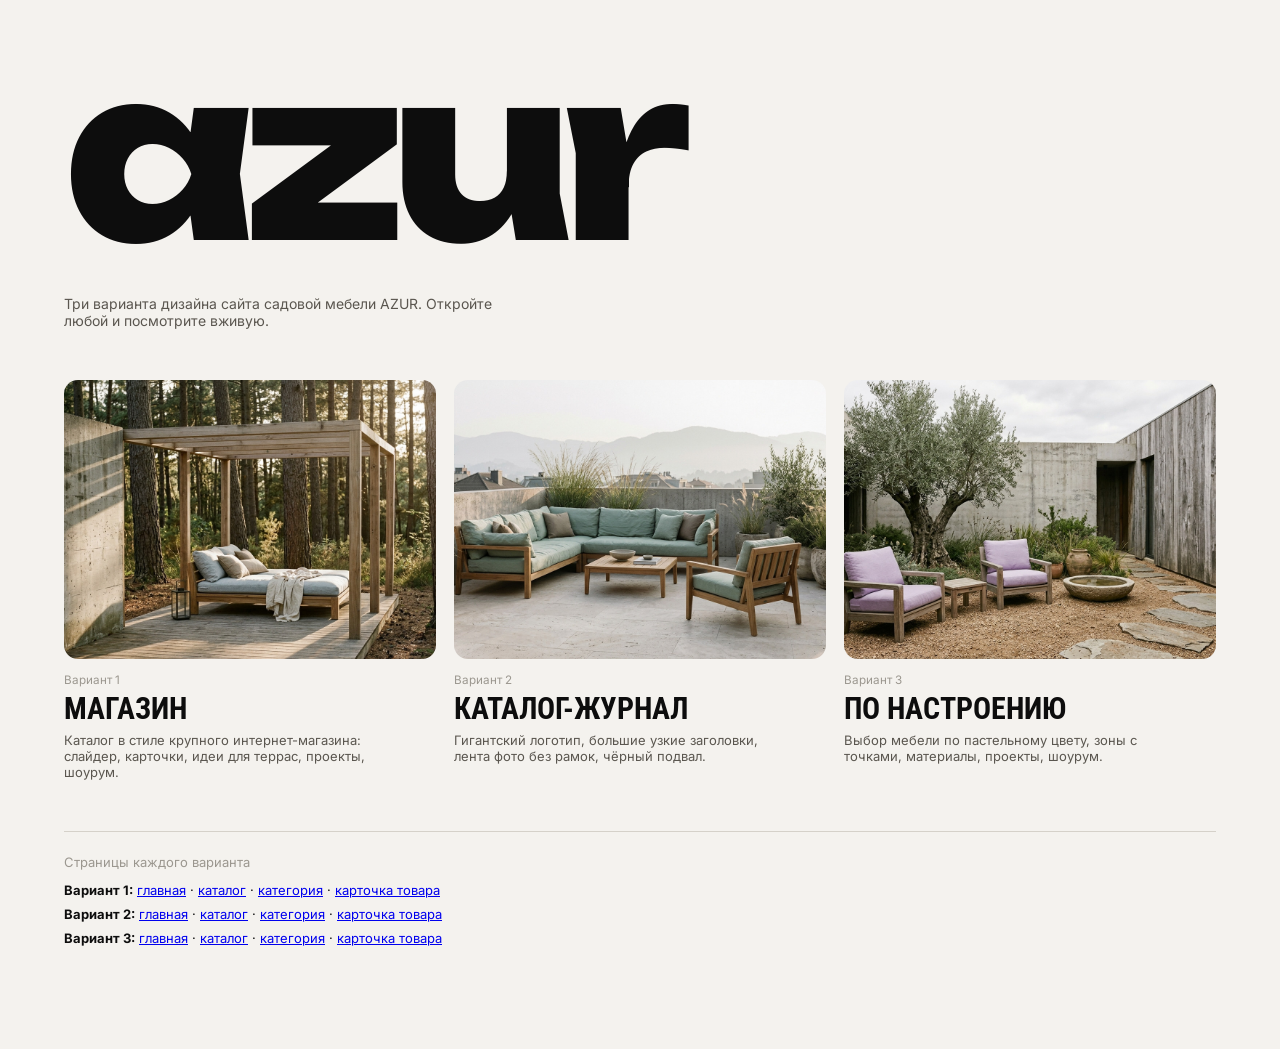
<file: index.html>
<!doctype html><html lang="ru"><head><meta charset="utf-8"><meta name="viewport" content="width=device-width,initial-scale=1"><title>azur — три варианта дизайна</title>
<link href="https://fonts.googleapis.com/css2?family=Inter:wght@300;400;500&family=Roboto+Condensed:wght@700&family=Unbounded:wght@800&display=swap" rel="stylesheet">
<style>*{box-sizing:border-box;margin:0;padding:0}body{background:#F4F2EE;color:#0d0d0d;font-family:Inter,sans-serif;font-size:14px;padding:5vw 5vw 8vw;-webkit-font-smoothing:antialiased}
h1{font-family:Unbounded;font-weight:800;font-size:clamp(70px,18vw,260px);letter-spacing:-.06em;line-height:.78;text-transform:lowercase;margin-bottom:4vw}
p.lead{max-width:460px;color:#5a564f;margin-bottom:4vw}
.g{display:grid;grid-template-columns:repeat(3,1fr);gap:18px}
a.c{display:block;color:inherit;text-decoration:none;transition:.4s}
a.c .im{aspect-ratio:4/3;overflow:hidden;border-radius:14px;background:#e6e3dd}
a.c img{width:100%;height:100%;object-fit:cover;transition:transform 1.2s cubic-bezier(.2,.6,.2,1)}
a.c:hover img{transform:scale(1.05)}
a.c small{display:block;margin-top:14px;color:#9b978f}
a.c b{display:block;font-family:"Roboto Condensed";font-size:30px;text-transform:uppercase;margin:4px 0 6px}
a.c span{color:#5a564f;font-size:13px;display:block;max-width:340px}
@media(max-width:800px){.g{grid-template-columns:1fr}}</style></head><body>
<h1>azur</h1><p class="lead">Три варианта дизайна сайта садовой мебели AZUR. Откройте любой и посмотрите вживую.</p>
<div class="g">
<a class="c" href="variant-1.html"><div class="im"><img src="f17.jpg" alt=""></div><small>Вариант 1</small><b>Магазин</b><span>Каталог в стиле крупного интернет-магазина: слайдер, карточки, идеи для террас, проекты, шоурум.</span></a>
<a class="c" href="variant-2.html"><div class="im"><img src="f19.jpg" alt=""></div><small>Вариант 2</small><b>Каталог-журнал</b><span>Гигантский логотип, большие узкие заголовки, лента фото без рамок, чёрный подвал.</span></a>
<a class="c" href="variant-3.html"><div class="im"><img src="f23.jpg" alt=""></div><small>Вариант 3</small><b>По настроению</b><span>Выбор мебели по пастельному цвету, зоны с точками, материалы, проекты, шоурум.</span></a>
</div><div class="pg"><p>Страницы каждого варианта</p>
<ul><li><b>Вариант 1:</b> <a href="variant-1.html">главная</a> · <a href="variant-1-catalog.html">каталог</a> · <a href="variant-1-catalog.html?cat=sofas">категория</a> · <a href="variant-1-product.html?id=borromeo">карточка товара</a></li>
<li><b>Вариант 2:</b> <a href="variant-2.html">главная</a> · <a href="variant-2-catalog.html">каталог</a> · <a href="variant-2-catalog.html?cat=sofas">категория</a> · <a href="variant-2-product.html?id=vasca">карточка товара</a></li>
<li><b>Вариант 3:</b> <a href="variant-3.html">главная</a> · <a href="variant-3-catalog.html">каталог</a> · <a href="variant-3-catalog.html?cat=sofas">категория</a> · <a href="variant-3-product.html?id=cocoon">карточка товара</a></li></ul></div>
<style>.pg{margin-top:4vw;border-top:1px solid #d5d1c9;padding-top:22px;font-size:13px}.pg p{color:#9b978f;margin-bottom:12px}.pg ul{list-style:none;display:grid;gap:8px}.pg a{text-decoration:underline}</style>
</body></html>
</file>
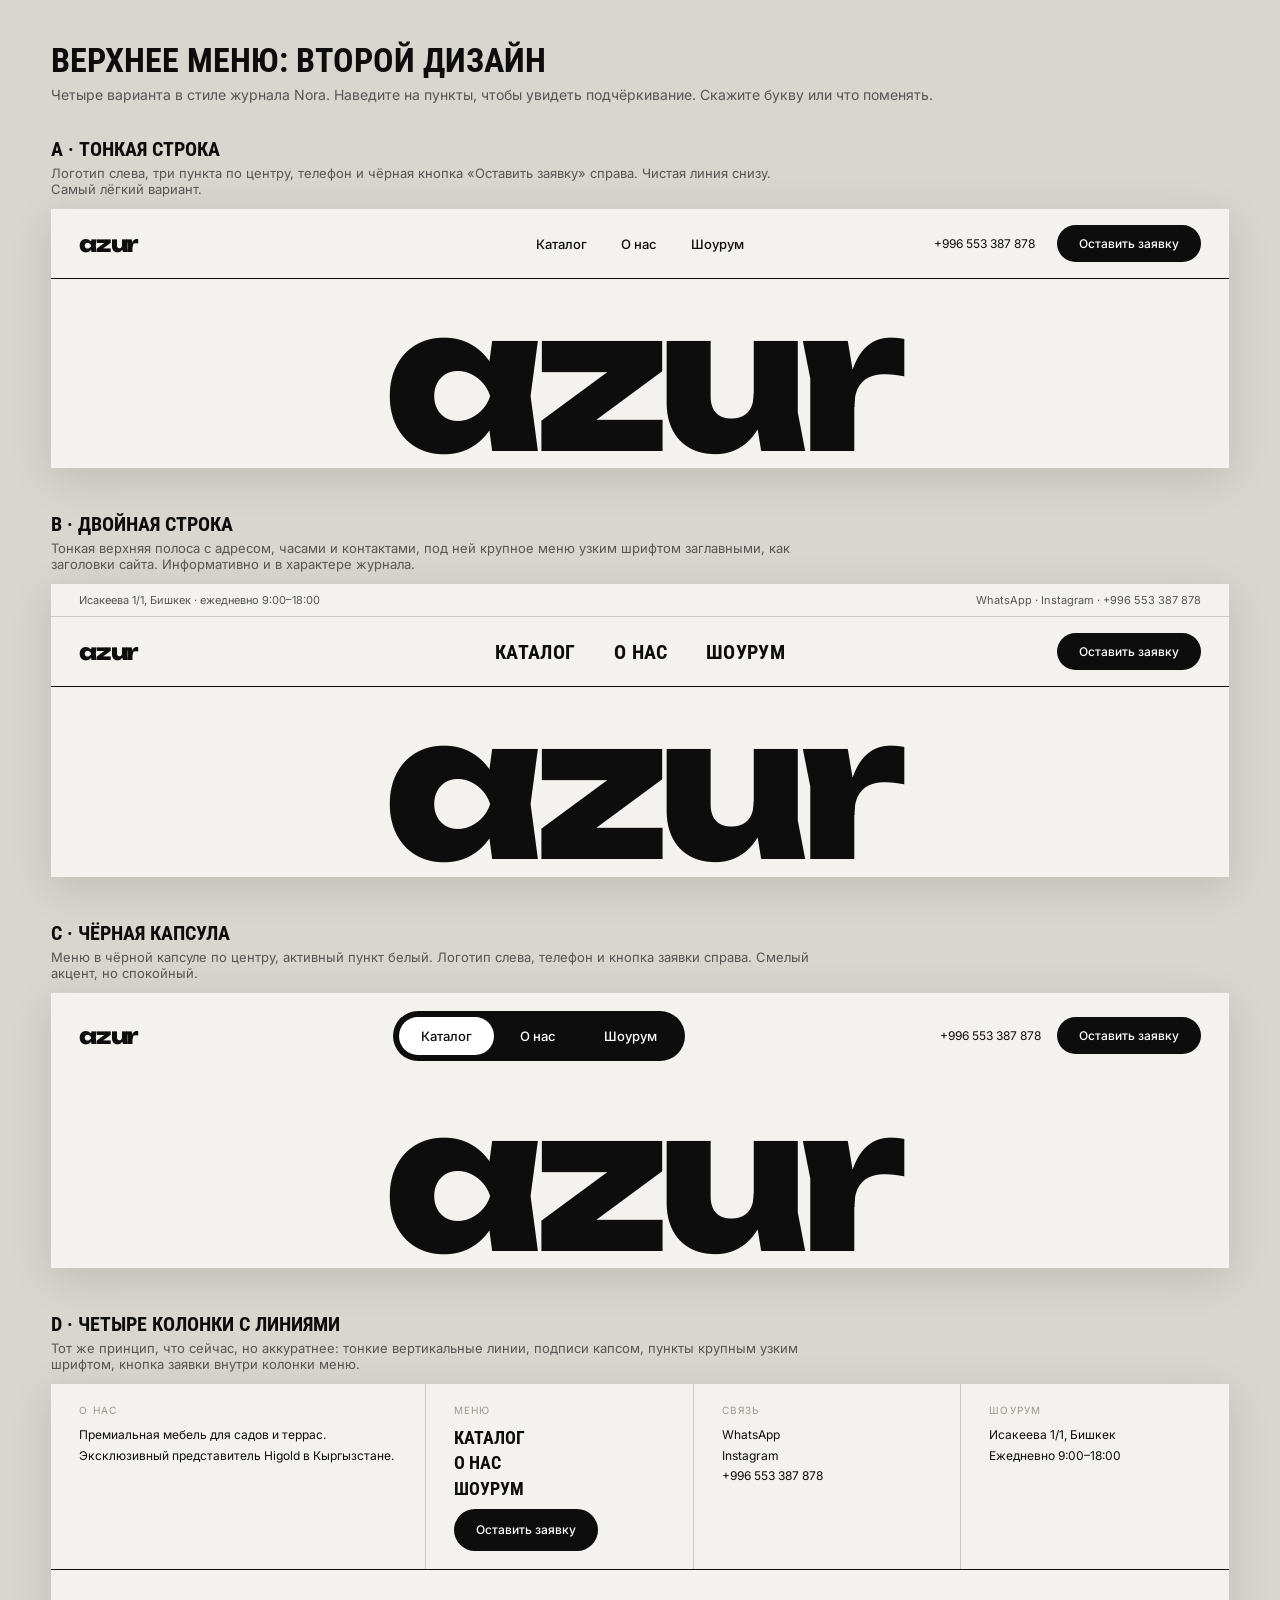
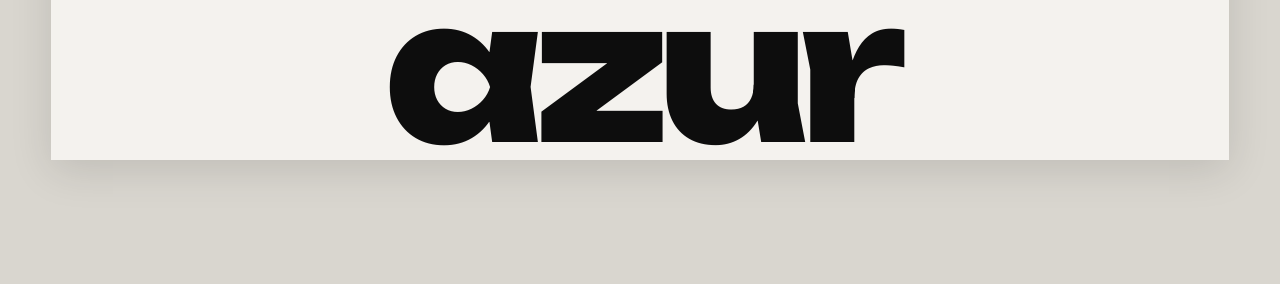
<file: menu-variants-2.html>
<!doctype html>
<html lang="ru"><head><meta charset="utf-8"><meta name="viewport" content="width=device-width,initial-scale=1">
<title>Варианты верхнего меню — второй дизайн</title>
<link href="https://fonts.googleapis.com/css2?family=Inter:wght@300;400;500&family=Roboto+Condensed:wght@500;700&family=Unbounded:wght@800&display=swap" rel="stylesheet">
<style>
*{box-sizing:border-box;margin:0;padding:0}
body{font-family:Inter,sans-serif;background:#d9d6cf;color:#0d0d0d;padding:40px 4vw 80px;-webkit-font-smoothing:antialiased}
h1{font:700 34px "Roboto Condensed";text-transform:uppercase;margin-bottom:6px}.lead{color:#555;font-size:14px;margin-bottom:34px}
.v{margin-bottom:44px}.v h2{font:700 20px "Roboto Condensed";text-transform:uppercase;margin-bottom:4px}.v p{font-size:13px;color:#555;margin-bottom:12px;max-width:760px}
.st{background:#F4F2EE;box-shadow:0 10px 40px rgba(0,0,0,.12);overflow:hidden}
a,button{color:inherit;text-decoration:none;font:inherit;background:none;border:0;cursor:pointer}
.wm{font:800 15vw/.72 Unbounded;letter-spacing:-.06em;text-align:center;padding:2.4vw 0 1.6vw;text-transform:lowercase}
.cta{background:#0d0d0d;color:#fff;border-radius:99px;padding:11px 22px;font-size:12px;font-weight:500;white-space:nowrap}
.lg{font:800 22px Unbounded;letter-spacing:-.06em;text-transform:lowercase}
.cond{font-family:"Roboto Condensed";font-weight:700;text-transform:uppercase}
.lk{position:relative}.lk::after{content:"";position:absolute;left:0;right:0;bottom:-3px;height:1.5px;background:currentColor;transform:scaleX(0);transform-origin:left;transition:.3s}.lk:hover::after{transform:scaleX(1)}
/* A */
.A{display:grid;grid-template-columns:1fr auto 1fr;align-items:center;padding:16px 28px;border-bottom:1px solid #0d0d0d}
.A nav{display:flex;gap:34px;font-size:13px;font-weight:500}.A .r{display:flex;gap:22px;justify-content:flex-end;align-items:center;font-size:12px}
/* B */
.B .u{display:flex;justify-content:space-between;padding:9px 28px;font-size:11px;border-bottom:1px solid #cfcac1;color:#555}
.B .m{display:grid;grid-template-columns:1fr auto 1fr;align-items:center;padding:16px 28px;border-bottom:1px solid #0d0d0d}
.B nav{display:flex;gap:38px;font:700 20px "Roboto Condensed";text-transform:uppercase;letter-spacing:.02em}.B .r{text-align:right}
/* C */
.C{display:flex;justify-content:space-between;align-items:center;padding:18px 28px}
.C nav{display:flex;gap:4px;background:#0d0d0d;color:#fff;border-radius:99px;padding:6px}.C nav a{padding:11px 22px;border-radius:99px;font-size:13px;font-weight:500;transition:.25s}.C nav a:hover,.C nav a.on{background:#fff;color:#0d0d0d}
.C .r{display:flex;gap:16px;align-items:center;font-size:12px}
/* D */
.D{display:grid;grid-template-columns:1.4fr 1fr 1fr 1fr;border-bottom:1px solid #0d0d0d}
.D>div{padding:18px 28px;font-size:12px;line-height:1.7;border-right:1px solid #cfcac1}.D>div:last-child{border:0}
.D small{display:block;color:#9b978f;font-size:10px;text-transform:uppercase;letter-spacing:.12em;margin-bottom:6px}
.D b{font:700 18px "Roboto Condensed";text-transform:uppercase;display:block;line-height:1.4}.D .cta{display:inline-block;margin-top:8px}
</style></head><body>
<h1>Верхнее меню: второй дизайн</h1><p class="lead">Четыре варианта в стиле журнала Nora. Наведите на пункты, чтобы увидеть подчёркивание. Скажите букву или что поменять.</p>

<section class="v"><h2>A · Тонкая строка</h2><p>Логотип слева, три пункта по центру, телефон и чёрная кнопка «Оставить заявку» справа. Чистая линия снизу. Самый лёгкий вариант.</p>
<div class="st"><header class="A"><a class="lg">azur</a><nav><a class="lk">Каталог</a><a class="lk">О нас</a><a class="lk">Шоурум</a></nav><div class="r"><span>+996 553 387 878</span><button class="cta">Оставить заявку</button></div></header><div class="wm">azur</div></div></section>

<section class="v"><h2>B · Двойная строка</h2><p>Тонкая верхняя полоса с адресом, часами и контактами, под ней крупное меню узким шрифтом заглавными, как заголовки сайта. Информативно и в характере журнала.</p>
<div class="st"><header class="B"><div class="u"><span>Исакеева 1/1, Бишкек · ежедневно 9:00–18:00</span><span>WhatsApp · Instagram · +996 553 387 878</span></div><div class="m"><a class="lg">azur</a><nav><a class="lk">Каталог</a><a class="lk">О нас</a><a class="lk">Шоурум</a></nav><div class="r"><button class="cta">Оставить заявку</button></div></div></header><div class="wm">azur</div></div></section>

<section class="v"><h2>C · Чёрная капсула</h2><p>Меню в чёрной капсуле по центру, активный пункт белый. Логотип слева, телефон и кнопка заявки справа. Смелый акцент, но спокойный.</p>
<div class="st"><header class="C"><a class="lg">azur</a><nav><a class="on">Каталог</a><a>О нас</a><a>Шоурум</a></nav><div class="r"><span>+996 553 387 878</span><button class="cta">Оставить заявку</button></div></header><div class="wm">azur</div></div></section>

<section class="v"><h2>D · Четыре колонки с линиями</h2><p>Тот же принцип, что сейчас, но аккуратнее: тонкие вертикальные линии, подписи капсом, пункты крупным узким шрифтом, кнопка заявки внутри колонки меню.</p>
<div class="st"><header class="D"><div><small>О нас</small>Премиальная мебель для садов и террас. Эксклюзивный представитель Higold в Кыргызстане.</div><div><small>Меню</small><b class="lk">Каталог</b><b>О нас</b><b>Шоурум</b><button class="cta">Оставить заявку</button></div><div><small>Связь</small>WhatsApp<br>Instagram<br>+996 553 387 878</div><div><small>Шоурум</small>Исакеева 1/1, Бишкек<br>Ежедневно 9:00–18:00</div></header><div class="wm">azur</div></div></section>
</body></html>
</file>
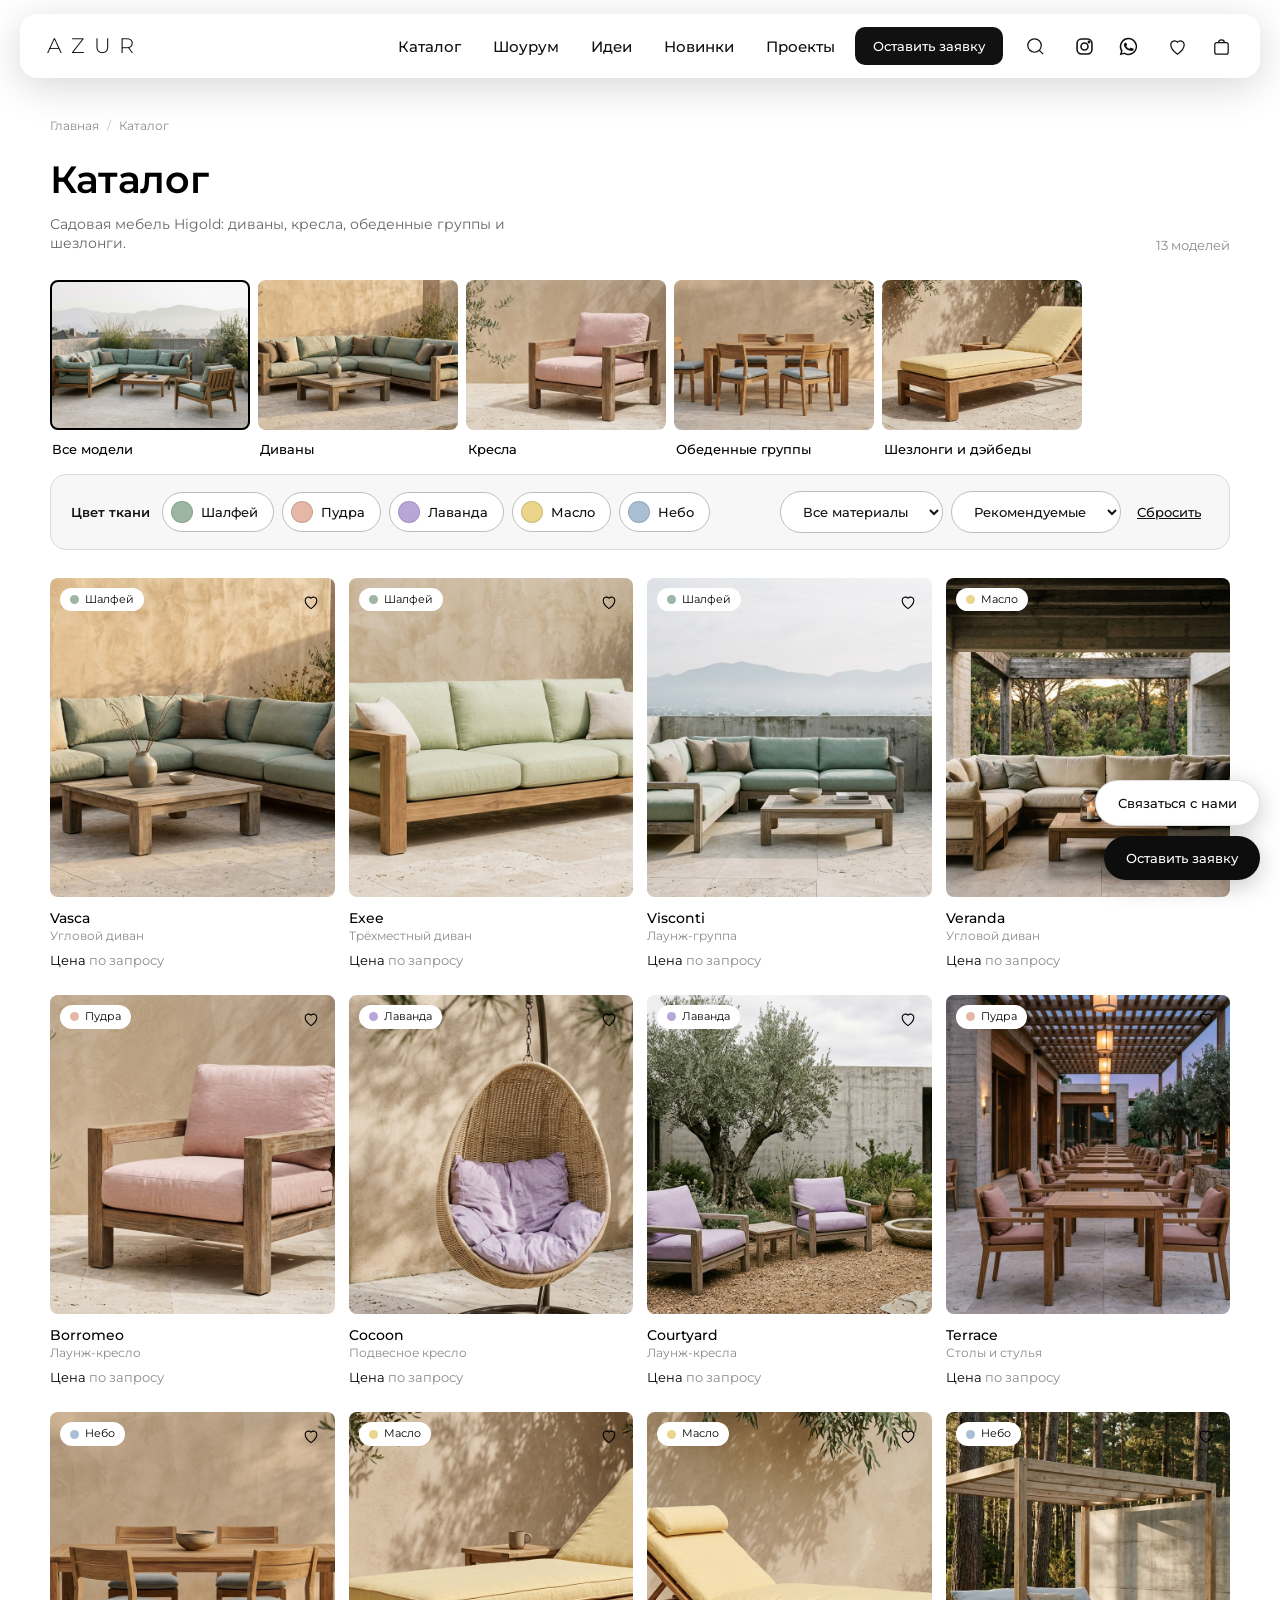
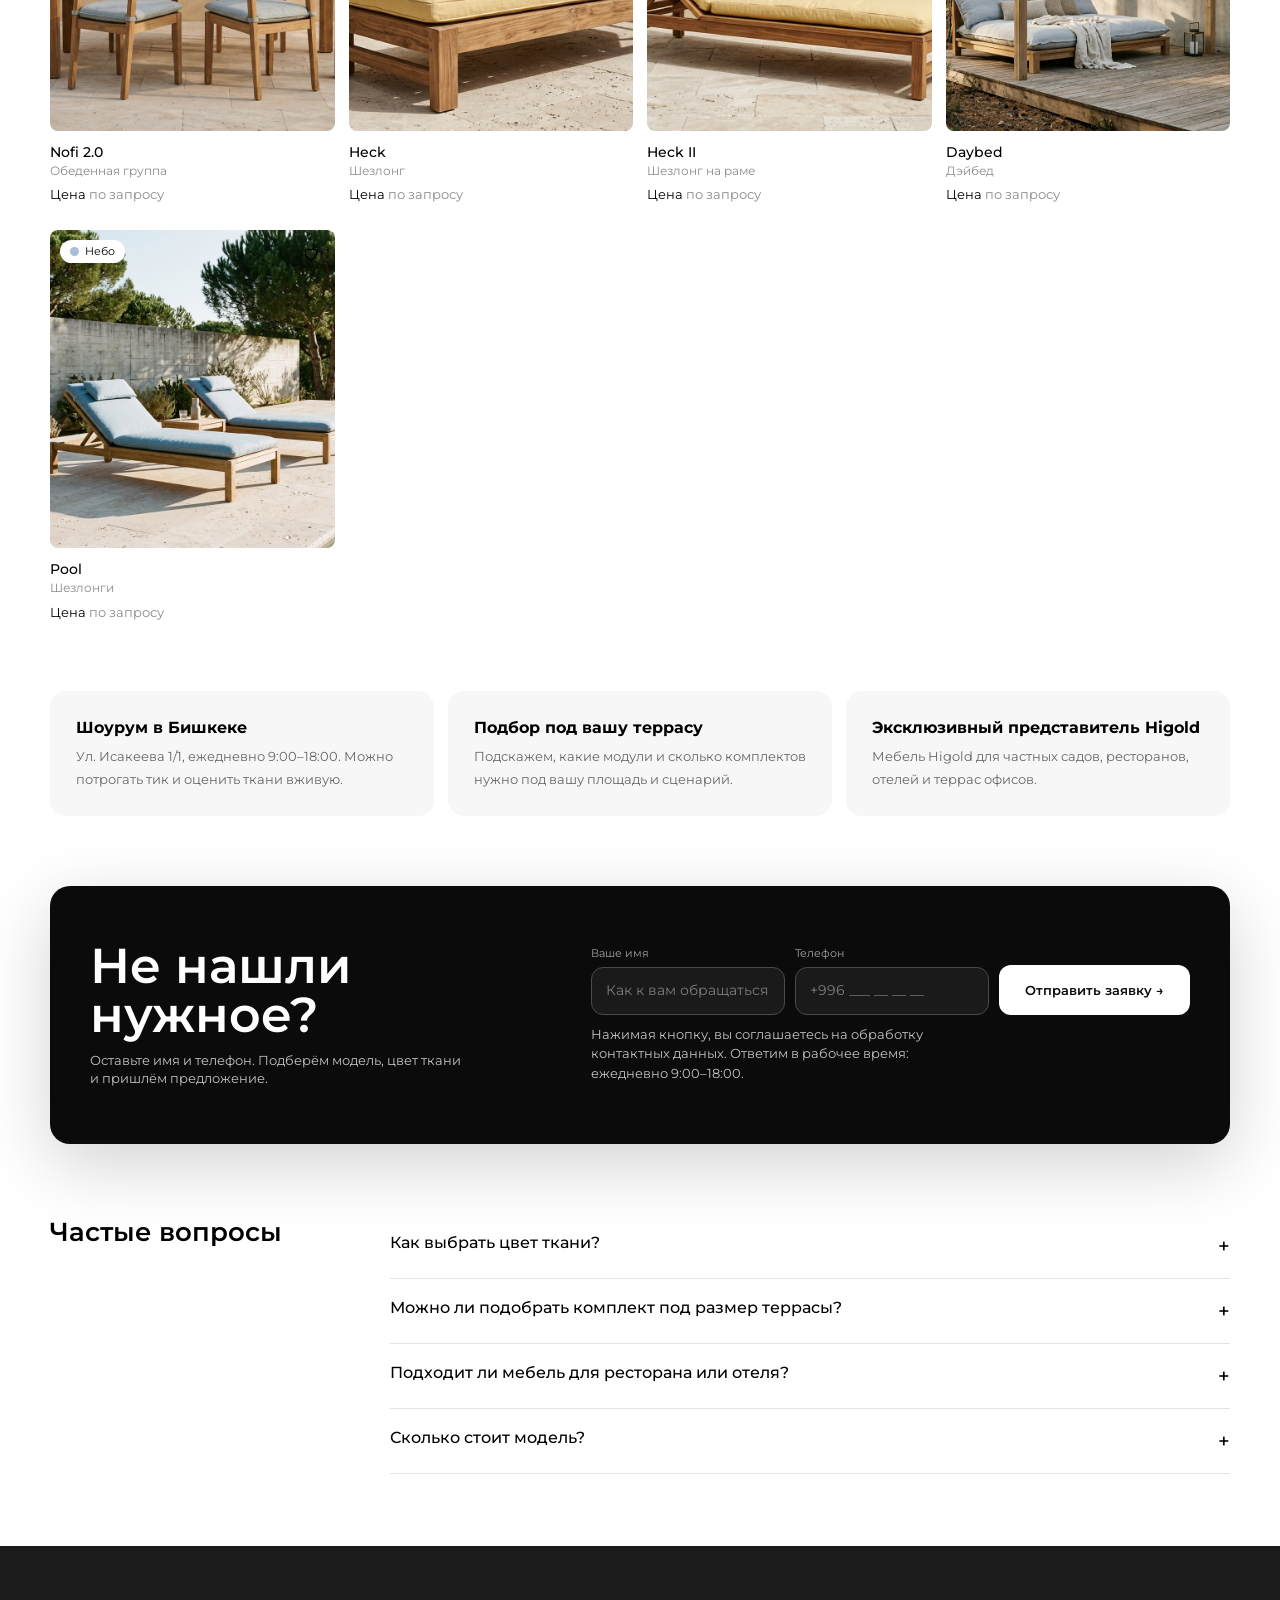
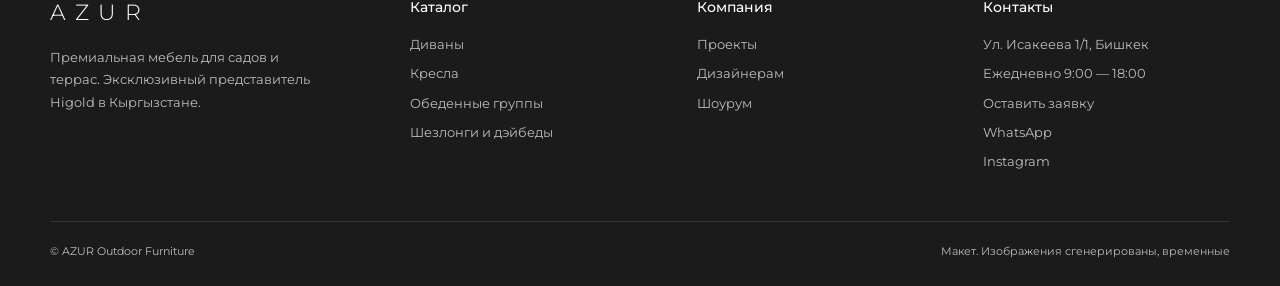
<file: variant-1-catalog.html>
<!doctype html>
<html lang="ru" data-v="1">
<head>
<meta charset="utf-8">
<meta name="viewport" content="width=device-width,initial-scale=1">
<title>Каталог — AZUR, садовая мебель Higold</title>
<link rel="preconnect" href="https://fonts.googleapis.com">
<link href="https://fonts.googleapis.com/css2?family=Montserrat:wght@300;400;500;600&display=swap" rel="stylesheet">
<link rel="stylesheet" href="lead.css">
<style>
:root{--ink:#000;--k:#212121;--mut:#8a8a8a;--g:#F7F7F8;--ln:#e6e6e8;--pad:50px}
*{box-sizing:border-box;margin:0;padding:0}
html{scroll-behavior:smooth}
body{font-family:Montserrat,system-ui,sans-serif;color:#000;background:#fff;-webkit-font-smoothing:antialiased;font-size:16px;line-height:1.4}
a{color:inherit;text-decoration:none}button{font:inherit;color:inherit;background:none;border:0;cursor:pointer}ul{list-style:none}img{display:block}
.w{padding:0 var(--pad);max-width:1920px;margin:0 auto}
/* ---------- header ---------- */
.hd{position:absolute;top:0;left:0;right:0;z-index:50;color:#fff;transition:background .3s}
.hd .top{height:44px;display:flex;justify-content:space-between;align-items:center;padding:0 var(--pad);font-size:13px;position:relative}
.hd .logo{position:absolute;left:50%;top:12px;transform:translateX(-50%);font-weight:300;font-size:22px;letter-spacing:.42em;margin-right:-.42em;white-space:nowrap;text-indent:.42em}
.hd .top .r{display:flex;gap:26px;align-items:center}
.hd .top .r span::after{content:"⌄";margin-left:6px;font-size:13px}
.hd .nav{display:flex;align-items:center;justify-content:space-between;padding:6px var(--pad) 0 calc(var(--pad) + 380px);height:46px}
.hd .m{display:flex;gap:34px;align-items:center;font-size:16px}
.hd .m a:hover{opacity:.6}
.ic{display:flex;gap:26px;align-items:center}
.ib{position:relative;width:24px;height:24px;display:grid;place-items:center}
.ib svg{width:23px;height:23px;stroke:currentColor;fill:none;stroke-width:1.3}
.ib b{position:absolute;top:-6px;right:-9px;min-width:16px;height:16px;border-radius:99px;background:#000;color:#fff;font-size:10px;display:none;place-items:center;font-weight:500;padding:0 4px}
.ib b.s{display:grid}
.burger{display:flex;flex-direction:column;gap:5px;width:24px}.burger i{display:block;height:1.3px;background:currentColor;width:24px}.burger i:nth-child(2){width:16px}
.hd.fx{position:fixed;background:#fff;color:#000;box-shadow:0 1px 0 var(--ln)}
.hd.fx .top{display:none}.hd.fx .nav{padding:0 var(--pad) 0 calc(var(--pad) + 380px);height:58px}
.hd.fx .logo{display:none}
.hd.fx .nav::before{content:"AZUR";position:absolute;left:var(--pad);font-weight:300;font-size:20px;letter-spacing:.42em}
/* ---------- hero ---------- */
.hero{position:relative;aspect-ratio:16/9;max-height:100vh;min-height:520px;overflow:hidden;background:#333}
.hero .sl{position:absolute;inset:0;opacity:0;transition:opacity .8s;background-size:cover;background-position:center 72%}
.hero .sl.on{opacity:1}
.hero::after{content:"";position:absolute;inset:0;background:linear-gradient(90deg,rgba(0,0,0,.22),transparent 42%),linear-gradient(180deg,rgba(0,0,0,.88),rgba(0,0,0,.66) 12%,rgba(0,0,0,.36) 24%,rgba(0,0,0,.12) 38%,transparent 50%,rgba(0,0,0,.16));pointer-events:none}
.hero .cap{position:absolute;left:var(--pad);top:212px;color:#fff;z-index:5}
.hero h2{font-size:42px;font-weight:500;line-height:1.1;letter-spacing:-.01em}
.hero p{margin:12px 0 28px;font-size:15px;font-weight:400}
.pill{display:inline-block;padding:11px 22px;border-radius:8px;font-size:16px;background:#fff;color:#000;transition:.25s}
.pill:hover{background:var(--k);color:#fff}
.pill.k{background:var(--k);color:#fff;border-radius:12px;font-size:14px;padding:15px 28px}.pill.k:hover{background:#444}
.hero .dots{position:absolute;left:50%;transform:translateX(-50%);bottom:12px;display:flex;gap:5px;z-index:5}
.hero .dots i{width:5px;height:5px;border-radius:50%;background:rgba(255,255,255,.5);cursor:pointer;transition:.3s}.hero .dots i.on{background:#fff;width:7px;height:7px;margin-top:-1px}
.hero .ar{position:absolute;right:var(--pad);bottom:20px;display:flex;gap:6px;z-index:5}
.cir{width:30px;height:30px;border-radius:50%;background:rgba(255,255,255,.55);color:#000;display:grid;place-items:center;transition:.2s;font-size:13px;backdrop-filter:blur(4px)}
.cir:hover{background:#fff}
/* ---------- sections ---------- */
section{padding-top:56px}
.sh{display:flex;justify-content:space-between;align-items:center;min-height:56px;padding-bottom:10px;gap:12px;border-bottom:1px solid #bdbdbd;margin-bottom:24px}
.sh h1,.sh h2{font-size:26px;font-weight:600;letter-spacing:-.01em}.sh h1{font-size:30px}
.sh .ctl{display:flex;gap:10px;align-items:center}
.sh .cir{background:#fff;border:1px solid var(--ln);width:26px;height:26px;font-size:11px}.sh .cir:hover{background:#000;color:#fff}
.sh .all{font-size:12px;background:var(--g);padding:7px 14px;border-radius:99px}
.rowx{display:flex;gap:8px;overflow-x:auto;scrollbar-width:none;scroll-snap-type:x mandatory}.rowx::-webkit-scrollbar{display:none}
.cat{flex:0 0 260px;scroll-snap-align:start;cursor:pointer;font-size:15px}
.cat .im{width:260px;height:260px;background:var(--g);border-radius:8px;overflow:hidden;position:relative}
.cat img{width:100%;height:100%;object-fit:cover;transition:transform .8s}.cat:hover img{transform:scale(1.05)}
.cat div.t{padding:10px 2px;font-weight:500}
.cat.promo .im{background:#1b1b1b;color:#fff;display:flex;flex-direction:column;justify-content:space-between;padding:22px}
.cat.promo b{font-size:56px;font-weight:600;line-height:1}.cat.promo span{font-size:13px;color:#cfcfcf;line-height:1.5}
.tabs{display:flex;gap:4px;margin-bottom:18px}
.tabs button{padding:8px 18px;border-radius:99px;background:var(--g);font-size:13px;color:#777;transition:.2s}
.tabs button.on{background:#fff;color:#000;box-shadow:inset 0 0 0 1px #000}
.pc{flex:0 0 280px;margin-right:4px;scroll-snap-align:start;cursor:pointer;position:relative}
.pc .im{width:280px;height:280px;background:var(--g);border-radius:8px;overflow:hidden;position:relative}
.pc img{width:100%;height:100%;object-fit:cover;transition:transform .8s}.pc:hover img{transform:scale(1.05)}
.pc .tg{position:absolute;left:10px;top:9px;font-size:11px;color:#333;z-index:2}
.pc .hv{position:absolute;right:8px;top:8px;width:32px;height:32px;display:grid;place-items:center;z-index:2}
.pc .hv svg{width:20px;height:20px;stroke:#000;fill:none;stroke-width:1.3}.pc .hv.on svg{fill:#000}
.pc .sw{display:flex;gap:4px;margin:10px 0 8px;align-items:center;font-size:10px;color:#888}.pc .sw i{width:10px;height:10px;border-radius:2px}
.pc .nm{font-size:13px;line-height:1.35;min-height:35px;color:#222;padding-right:6px}
.pc .pr{margin-top:6px;font-weight:600;font-size:14px}.pc .pr span{color:var(--mut);font-weight:400;font-size:12px}
/* ideas */
.cols{display:flex;gap:12px;margin-bottom:14px;flex-wrap:wrap}
.cols i{width:20px;height:20px;border-radius:50%;cursor:pointer;border:1px solid rgba(0,0,0,.08);transition:.2s;outline:1px solid transparent;outline-offset:3px}.cols i:hover{transform:scale(1.15)}.cols i.on{outline-color:#000}
.chips{display:flex;gap:8px;flex-wrap:wrap;margin-bottom:18px}
.chips button{padding:8px 16px;border:1px solid var(--ln);border-radius:99px;font-size:13px;color:#555;transition:.2s}
.chips button.on{background:#000;color:#fff;border-color:#000}.chips button:hover{border-color:#000}
.ic1{flex:0 0 299px;margin-right:12px;scroll-snap-align:start;border-radius:10px;box-shadow:0 1px 8px rgba(0,0,0,.08);background:#fff;overflow:hidden;cursor:pointer}
.ic1 .im{position:relative;height:238px;background:var(--g);overflow:hidden}
.ic1 .im img{width:100%;height:100%;object-fit:cover;transition:transform .8s}.ic1:hover .im img{transform:scale(1.04)}
.dot{position:absolute;width:22px;height:22px;border-radius:50%;background:#fff;display:grid;place-items:center;transform:translate(-50%,-50%);box-shadow:0 0 0 4px rgba(255,255,255,.35)}
.dot::before{content:"";width:8px;height:8px;border-radius:50%;background:#000}
.dot em{position:absolute;bottom:30px;left:50%;transform:translateX(-50%);background:#fff;padding:6px 10px;border-radius:6px;font-style:normal;font-size:11px;white-space:nowrap;opacity:0;pointer-events:none;transition:.2s;box-shadow:0 2px 10px rgba(0,0,0,.15)}
.dot:hover em{opacity:1}
.ic1 .t{padding:16px 16px 0;font-size:12.5px;line-height:1.5;min-height:64px;color:#222}
.ic1 .l{display:flex;justify-content:flex-end;padding:0 16px 16px}
.ic1 .l i{width:30px;height:30px;border-radius:50%;background:#000;color:#fff;display:grid;place-items:center;font-style:normal;font-size:13px}
.panel{margin-top:60px;background:var(--g);border-radius:16px;padding:26px 30px 30px 40px;display:grid;grid-template-columns:260px 1fr;gap:30px;align-items:center}
.panel h2{font-size:24px;font-weight:600;line-height:1.3}
.panel p{margin:20px 0 26px;line-height:1.6;color:#333;font-size:14px}
.panel .rowx{gap:10px}
.pj{flex:0 0 340px;background:#fff;border-radius:10px;overflow:hidden;scroll-snap-align:start;cursor:pointer}
.pj img{width:100%;height:220px;object-fit:cover;transition:transform .8s}.pj:hover img{transform:scale(1.04)}.pj .im{overflow:hidden}
.pj .t{padding:14px 16px 4px;font-size:12.5px;line-height:1.5;min-height:56px}
.pj .l{display:flex;align-items:center;gap:8px;padding:6px 16px 16px;font-size:13px}
.pj .l i{width:24px;height:24px;border-radius:50%;background:#000;color:#fff;display:grid;place-items:center;font-style:normal;font-size:12px}
.pcn{display:flex;gap:10px;margin-top:14px}
.pcn .cir{background:#fff;border:1px solid var(--ln)}
/* shop */
.shop{border:1px solid var(--ln);border-radius:12px;padding:10px;display:grid;grid-template-columns:1fr 1.05fr;gap:10px;box-shadow:0 1px 8px rgba(0,0,0,.04)}
.shop .a{padding:0 16px 10px 10px;display:flex;flex-direction:column}
.shop .a .im{height:230px;border-radius:6px;overflow:hidden;margin-bottom:18px}
.shop .a img,.shop .b img{width:100%;height:100%;object-fit:cover}
.shop h3{font-size:22px;font-weight:600;margin-bottom:14px;line-height:1.25}
.shop ul{display:grid;gap:9px;font-size:13px;color:#222;margin-bottom:20px}
.shop li{display:flex;gap:10px;align-items:center}.shop li svg{width:14px;height:14px;stroke:#777;fill:none;stroke-width:1.3;flex:none}
.shop .btns{display:flex;gap:10px;margin-top:auto;flex-wrap:wrap}
.shop .b{border-radius:6px;overflow:hidden;min-height:420px}
.btn2{padding:10px 16px;font-size:13px;border:1px solid var(--ln);border-radius:8px;background:#fff;transition:.2s}.btn2:hover{border-color:#000}
.btn2.k{background:var(--k);color:#fff;border-color:var(--k)}.btn2.k:hover{background:#444}
.des{margin-top:0;display:grid;grid-template-columns:1fr 1.5fr;background:var(--g);border-radius:16px;overflow:hidden;min-height:340px}
.des .t{padding:32px 32px;align-self:center}
.des h2{font-size:26px;font-weight:600;margin-bottom:16px}.des p{line-height:1.6;color:#333;max-width:360px;margin-bottom:26px;font-size:14px}
.des img{width:100%;height:100%;object-fit:cover}
footer{background:#1b1b1b;color:#bdbdbd;margin-top:72px;padding:52px 0 26px;font-size:13px}
footer .g{display:grid;grid-template-columns:1.3fr 1fr 1fr 1fr;gap:40px}
footer h4{color:#fff;font-weight:500;margin-bottom:18px;font-size:14px}footer li{margin-bottom:11px}footer a:hover{color:#fff}
footer .logo{color:#fff;font-weight:300;font-size:22px;letter-spacing:.42em}
footer .cp{border-top:1px solid #333;margin-top:40px;padding-top:22px;display:flex;justify-content:space-between;font-size:11px;flex-wrap:wrap;gap:10px}
/* overlays */
.ov{position:fixed;inset:0;background:rgba(0,0,0,.5);z-index:200;display:none;align-items:center;justify-content:center;padding:20px}
.ov.on{display:flex}
.qv{background:#fff;border-radius:16px;max-width:940px;width:100%;max-height:92vh;overflow:auto;display:grid;grid-template-columns:1.1fr 1fr;position:relative}
.qv .im{background:var(--g)}.qv .im img{width:100%;height:100%;object-fit:cover;min-height:380px}
.qv .tx{padding:44px 38px}
.qv h3{font-size:24px;font-weight:600;margin:8px 0 14px;line-height:1.2}
.qv p{line-height:1.7;color:#444;margin-bottom:20px;font-size:14px}
.qv .sws{display:flex;gap:10px;margin:8px 0 24px}.qv .sws i{width:28px;height:28px;border-radius:50%;border:1px solid rgba(0,0,0,.12);cursor:pointer;outline:2px solid transparent;outline-offset:3px;transition:.2s}.qv .sws i.on{outline-color:#000}
.qv .x{position:absolute;right:14px;top:14px;z-index:3;background:#fff;border:1px solid var(--ln)}
.qv table{width:100%;border-collapse:collapse;margin-bottom:26px;font-size:13px}.qv td{padding:11px 0;border-top:1px solid var(--ln)}.qv td:first-child{color:var(--mut);width:120px}
.dr{position:fixed;top:0;right:0;bottom:0;width:min(420px,100%);background:#fff;z-index:210;transform:translateX(100%);transition:.5s cubic-bezier(.7,0,.2,1);display:flex;flex-direction:column;padding:26px}
.dr.on{transform:none}
.dr h3{font-size:20px;font-weight:600;margin-bottom:18px;display:flex;justify-content:space-between;align-items:center}
.dr .li{flex:1;overflow:auto}
.dr .it{display:grid;grid-template-columns:70px 1fr 24px;gap:14px;align-items:center;padding:14px 0;border-bottom:1px solid var(--ln);font-size:13px}
.dr .it img{width:70px;height:70px;object-fit:cover;border-radius:8px}.dr .it small{color:var(--mut)}
.dr .em{color:var(--mut);padding:30px 0;line-height:1.6;font-size:14px}
.sr{position:fixed;inset:0;z-index:220;background:#fff;transform:translateY(-100%);transition:.5s cubic-bezier(.7,0,.2,1);padding:70px var(--pad);overflow:auto}
.sr.on{transform:none}
.sr input{width:100%;border:0;border-bottom:1px solid #000;font:300 clamp(26px,4vw,44px) Montserrat;padding:14px 0;outline:0}
.sr .res{display:grid;grid-template-columns:repeat(auto-fill,minmax(220px,1fr));gap:14px;margin-top:30px}
.sr .pc{flex:none}.sr .pc .im{width:100%}
.mn{position:fixed;inset:0 auto 0 0;width:min(380px,100%);background:#fff;z-index:215;transform:translateX(-100%);transition:.5s cubic-bezier(.7,0,.2,1);padding:26px}
.mn.on{transform:none}.mn a{display:block;font-size:20px;padding:14px 0;border-bottom:1px solid var(--ln)}.mn a:hover{padding-left:8px}
.toast{position:fixed;left:50%;top:84px;white-space:nowrap;transform:translate(-50%,-30px);background:#212121;color:#fff;padding:12px 22px;border-radius:10px;font-size:13px;z-index:300;opacity:0;transition:.4s;pointer-events:none}
.toast.on{opacity:1;transform:translate(-50%,0)}
@media(max-width:1100px){.hd .nav,.hd.fx .nav{padding-left:var(--pad)}.hd.fx .nav::before{display:none}.hd .m a:nth-child(n+4){display:none}}
@media(max-width:800px){:root{--pad:18px}.hd .top .r span,.hd .m a{display:none}.hd .nav,.hd.fx .nav{padding-left:var(--pad)}.hd.fx .nav::before{display:none}.hd .logo{font-size:18px}.sh h1,.sh h2{font-size:21px}.hero{height:460px;min-height:0;aspect-ratio:auto}.hero .cap{top:150px}.hero h2{font-size:30px}.cat,.cat .im{flex-basis:200px;width:200px}.cat .im{height:200px}.pc,.pc .im{flex-basis:220px;width:220px}.pc .im{height:220px}.panel,.shop,.des,.qv,footer .g{grid-template-columns:1fr}.panel{padding:22px}.pj{flex-basis:78%}.qv .im img{min-height:260px}.shop .b{min-height:260px}.ic1{flex-basis:260px}}

.lead-pill{background:#fff;color:#000;border-radius:8px;padding:9px 18px;font-size:13px;font-weight:500;transition:.25s;white-space:nowrap}
.lead-pill:hover{opacity:.75}
.hd.fx .lead-pill{background:#212121;color:#fff}
.pill.ghost{background:#0b0b0b;color:#fff;border:1px solid #0b0b0b;margin-left:8px}.pill.ghost:hover{background:#fff;color:#000}
.lm-block{margin:0}
@media(max-width:800px){.hd .ic{gap:12px}.hd .nav .m{gap:0}.lead-pill{padding:7px 10px;font-size:11px}.pill.ghost{margin:8px 0 0}}


/* Меню B: светлая матовая плавающая панель */
.hd,.hd.fx{position:fixed;top:0;left:0;right:0;background:none;box-shadow:none;color:#111;padding:14px 20px 0;z-index:60}
.hd .bar{display:grid;grid-template-columns:1fr auto 1fr;align-items:center;gap:20px;padding:12px 26px;border-radius:18px;background:rgba(255,255,255,.8);backdrop-filter:blur(22px) saturate(1.4);-webkit-backdrop-filter:blur(22px) saturate(1.4);border:1px solid rgba(255,255,255,.75);box-shadow:0 8px 40px rgba(0,0,0,.16);max-width:1760px;margin:0 auto}
.hd .bl{display:flex;align-items:center;gap:18px}
.hd .logo,.hd.fx .logo{display:block;position:static;transform:none;font-weight:300;font-size:21px;letter-spacing:.42em;margin:0;text-indent:0;color:#111;white-space:nowrap}
.hd .burger{display:none}
.hd .bm{display:flex;gap:32px;font-size:15px;font-weight:500}
.hd .bm a{position:relative;padding:4px 0;color:#111}
.hd .bm a::after{content:"";position:absolute;left:0;right:0;bottom:-2px;height:1.5px;background:#111;transform:scaleX(0);transform-origin:left;transition:transform .3s}
.hd .bm a:hover::after{transform:scaleX(1)}
.hd .ic{display:flex;gap:20px;align-items:center;justify-content:flex-end}
.hd .lead-pill,.hd.fx .lead-pill{background:#111;color:#fff;border-radius:10px;padding:10px 18px;font-size:13px;font-weight:500;white-space:nowrap}
.hd .ib{color:#111}
.hd.fx .bar{background:rgba(255,255,255,.86)}
.hd.fx::before{content:none}
@media(max-width:1000px){.hd .bar{grid-template-columns:1fr auto}.hd .bm{display:none}.hd .burger{display:flex}.hd .bar{padding:10px 16px}.hd .logo{font-size:17px}.hd .ic{gap:12px}.hd .lead-pill{padding:8px 12px;font-size:11px}}
@media(max-width:700px){.hd .ic a.ib,.hd .ic #fb{display:none}.hd .bar{gap:8px}}
.hero .cap .pill,.hero .cap .ghost{display:none}
.hero .cap p{margin-bottom:0}

.rv{padding:70px 0 0}.rv-in{max-width:none}
.rv-h{display:flex;justify-content:space-between;align-items:flex-end;gap:20px;flex-wrap:wrap;border-bottom:1px solid #bdbdbd;padding-bottom:16px;margin-bottom:24px}
.rv-h h2{font-size:26px;font-weight:600}.rv-h p{color:#8a8a8a;font-size:13px;margin-top:4px}
.rv-sc{display:flex;align-items:center;gap:12px;background:#F7F7F8;border-radius:99px;padding:10px 20px;font-size:13px;transition:.25s}.rv-sc:hover{background:#ececee}
.rv-sc b{font-size:22px;font-weight:600}.rv-st{color:#f2a900;letter-spacing:2px}.rv-sc em{font-style:normal;color:#666}.rv-sc i{font-style:normal;font-weight:600}
.rv-g{display:grid;grid-template-columns:repeat(3,1fr);gap:14px}
.rv-c{background:#F7F7F8;border-radius:16px;padding:26px;display:flex;flex-direction:column;justify-content:space-between;gap:26px;min-height:190px}
.rv-t{font-size:17px;line-height:1.45;font-weight:500}
.rv-f{display:flex;gap:12px;align-items:center}.rv-a{width:40px;height:40px;border-radius:50%;background:#212121;color:#fff;display:grid;place-items:center;font-size:13px;font-weight:600}.rv-f b{display:block;font-size:14px}.rv-f small{color:#8a8a8a;font-size:12px}
@media(max-width:900px){.rv-g{grid-template-columns:1fr}}

.rv2{padding:70px 0 0}
.rv2-in{display:grid;grid-template-columns:300px 1fr;gap:14px}
.rv2-s{background:#212121;color:#fff;border-radius:24px;padding:34px 30px;display:flex;flex-direction:column;justify-content:space-between;min-height:420px}
.rv2-s small{color:#a9a9a9;font-size:12px;letter-spacing:.06em}
.rv2-n{font-size:88px;font-weight:600;line-height:1;letter-spacing:-.03em;margin-top:30px}
.rv2-st{color:#f5b301;font-size:20px;letter-spacing:3px;margin-top:10px}.rv2-s p{color:#cfcfcf;font-size:14px;margin-top:12px}
.rv2-s a{margin-top:30px;background:#fff;color:#111;border-radius:12px;padding:14px 18px;font-size:13px;font-weight:500;text-align:center;transition:.25s}.rv2-s a:hover{background:#e9e9e9}
.rv2-m{background:#F7F7F8;border-radius:24px;padding:34px 38px;display:flex;flex-direction:column}
.rv2-m h2{font-size:26px;font-weight:600;margin-bottom:22px}
.rv2-big{flex:1;display:flex;flex-direction:column;justify-content:space-between;gap:26px;transition:opacity .22s,transform .22s}.rv2-big.sw{opacity:0;transform:translateY(8px)}
.rv2-q{font-size:90px;line-height:.6;color:#c9c9cd;font-family:Georgia,serif;height:40px}
.rv2-big p{font-size:clamp(22px,2.3vw,32px);line-height:1.35;font-weight:500;letter-spacing:-.01em;max-width:780px}
.rv2-big footer{display:flex;gap:14px;align-items:center}.rv2-big footer i{width:46px;height:46px;border-radius:50%;background:#212121;color:#fff;display:grid;place-items:center;font-style:normal;font-size:14px;font-weight:600}
.rv2-big b{display:block;font-size:15px}.rv2-big small{color:#8a8a8a;font-size:12px}
.rv2-r{display:grid;grid-template-columns:repeat(4,1fr);gap:10px;margin-top:26px}
.rv2-c{background:#fff;border:1px solid #e4e4e6;border-radius:14px;padding:16px;text-align:left;display:flex;flex-direction:column;justify-content:space-between;gap:14px;min-height:112px;cursor:pointer;font:inherit;transition:.25s}
.rv2-c span{font-size:13px;line-height:1.4;color:#222;display:-webkit-box;-webkit-line-clamp:3;-webkit-box-orient:vertical;overflow:hidden}.rv2-c em{font-style:normal;font-size:12px;color:#8a8a8a}
.rv2-c:hover,.rv2-c.on{border-color:#111}
@media(max-width:1000px){.rv2-in{grid-template-columns:1fr}.rv2-s{min-height:0}.rv2-r{grid-template-columns:repeat(2,1fr)}.rv2-m{padding:24px 20px}}

.rv3{padding:9vw 0 0}
.rv3-top{display:flex;justify-content:space-between;align-items:flex-end;gap:20px;flex-wrap:wrap;margin-bottom:26px}
.rv3-sc{display:flex;align-items:center;gap:12px;font-size:13px}.rv3-sc b{font-size:24px}.rv3-sc span{color:#f0b429;letter-spacing:2px}.rv3-sc em{font-style:normal;opacity:.65}
.rv3-sl{transition:opacity .18s,transform .18s}.rv3-sl.o{opacity:0;transform:translateY(8px)}
.rv3-h{display:grid;grid-template-columns:auto 1fr auto;gap:22px;align-items:center}
.rv3-av{width:76px;height:76px;border-radius:50%;display:grid;place-items:center;font-weight:600;font-size:22px}
.rv3-m small{display:block;font-size:12px;letter-spacing:.08em;opacity:.55;margin-bottom:6px}.rv3-m small i{font-style:normal;margin:0 8px}
.rv3-m b{font-weight:500;font-size:30px;line-height:1.1}
.rv3-st{color:#f0b429;font-size:30px;letter-spacing:4px;white-space:nowrap}
.rv3-b{display:grid;grid-template-columns:76px 1fr;gap:22px;margin-top:30px}
.rv3-q{font:700 90px/.9 Georgia,serif;opacity:.2}
.rv3-b p{font-size:clamp(18px,1.7vw,24px);line-height:1.65;max-width:980px;opacity:.85}
.rv3-btn{display:inline-block;margin:26px 0 0 98px;border:1px solid currentColor;padding:15px 30px;font-size:13px;letter-spacing:.1em;text-transform:uppercase;opacity:.7;transition:.25s}.rv3-btn:hover{opacity:1;background:#111;color:#fff;border-color:#111}
.rv3-nav{display:flex;justify-content:space-between;align-items:center;margin-top:34px;padding-top:20px;border-top:1px solid rgba(0,0,0,.12)}
.rv3-dots{display:flex;gap:8px}.rv3-dots button{width:9px;height:9px;border-radius:50%;background:rgba(0,0,0,.2);transition:.25s;border:0;cursor:pointer;padding:0}.rv3-dots button.on{background:#111;width:26px;border-radius:99px}
.rv3-ar{display:flex;align-items:center;gap:12px;font-size:12px}.rv3-ar button{width:40px;height:40px;border-radius:50%;border:1px solid rgba(0,0,0,.25);background:none;cursor:pointer;font-size:15px;transition:.25s}.rv3-ar button:hover{background:#111;color:#fff;border-color:#111}
.rv3-hint{font-size:11px;opacity:.5;margin-top:12px;text-align:center}
@media(max-width:800px){.rv3-h{grid-template-columns:auto 1fr}.rv3-st{grid-column:1/3;font-size:22px}.rv3-m b{font-size:22px}.rv3-av{width:56px;height:56px;font-size:17px}.rv3-b{grid-template-columns:1fr}.rv3-q{display:none}.rv3-btn{margin-left:0}}
.rv3{padding-top:70px}.rv3-top h2{font-size:26px;font-weight:600}.rv3-box{background:#F7F7F8;border-radius:24px;padding:44px 52px 28px;cursor:default}.rv3-av{background:#212121;color:#fff}.rv3-btn{border-radius:12px;background:#fff}

.rv4{--rh:98px;padding:9vw 0 0}
.rv4-top{display:flex;justify-content:space-between;align-items:flex-end;gap:20px;flex-wrap:wrap;margin-bottom:18px}
.rv4-sc{display:flex;align-items:center;gap:12px;font-size:13px}.rv4-sc b{font-size:24px}.rv4-sc span{color:#f0b429;letter-spacing:2px}.rv4-sc em{font-style:normal;opacity:.6}
.rv4-box{position:relative}
.rv4-l{height:calc(var(--rh)*4);overflow-y:auto;scroll-snap-type:y mandatory;scrollbar-width:thin;scrollbar-color:rgba(0,0,0,.25) transparent}
.rv4-l::-webkit-scrollbar{width:5px}.rv4-l::-webkit-scrollbar-thumb{background:rgba(0,0,0,.25);border-radius:9px}
.rv4-r{height:var(--rh);scroll-snap-align:start;display:grid;grid-template-columns:auto 1fr auto;gap:18px;align-items:center;padding:0 22px;border-bottom:1px solid rgba(0,0,0,.09);color:inherit;text-decoration:none;transition:background .2s}
.rv4-r:hover{background:rgba(0,0,0,.035)}
.rv4-av{width:46px;height:46px;border-radius:50%;display:grid;place-items:center;font-size:14px;font-weight:600}
.rv4-n{display:flex;gap:10px;align-items:baseline;margin-bottom:3px}.rv4-n b{font-size:15px;font-weight:600}.rv4-n small{font-size:11px;opacity:.5}
.rv4-t p{font-size:14px;line-height:1.45;opacity:.82;display:-webkit-box;-webkit-line-clamp:2;-webkit-box-orient:vertical;overflow:hidden;max-width:880px}
.rv4-st{color:#f0b429;font-size:15px;letter-spacing:3px;white-space:nowrap}
.rv4-fade{position:absolute;left:0;right:0;bottom:0;height:34px;pointer-events:none}
.rv4-h{font-size:11px;opacity:.55;margin-top:12px;text-align:center}.rv4-h a{text-decoration:underline}
@media(max-width:800px){.rv4{--rh:116px}.rv4-r{grid-template-columns:auto 1fr;padding:0 12px}.rv4-st{display:none}}
.rv4{padding-top:70px}.rv4-top h2{font-size:26px;font-weight:600}.rv4-box{background:#F7F7F8;border-radius:20px;overflow:hidden;padding:6px 0}.rv4-av{background:#212121;color:#fff}.rv4-fade{background:linear-gradient(transparent,#F7F7F8)}


body.subpg{padding-top:92px}
.bc{display:flex;gap:8px;align-items:center;font-size:12px;color:#8a8a8a;padding:26px 0 8px;flex-wrap:wrap}.bc a:hover{color:#000}.bc i{font-style:normal;opacity:.5}.bc span{color:#000}
.ph{display:flex;justify-content:space-between;align-items:flex-end;gap:20px;padding:10px 0 26px;flex-wrap:wrap}
.ph h1{font-size:clamp(28px,3vw,40px);font-weight:600;letter-spacing:-.01em}.ph p{color:#666;max-width:520px;margin-top:8px;font-size:14px}.ph .cnt{color:#8a8a8a;font-size:13px}
.ct2{display:flex;gap:8px;overflow-x:auto;scrollbar-width:none;padding-bottom:6px}.ct2::-webkit-scrollbar{display:none}
.ct2 .cat{flex:0 0 200px}.ct2 .cat .im{width:200px;height:150px}.ct2 .cat div.t{font-size:13px}
.ct2 .cat.on .im{outline:2px solid #000;outline-offset:-2px}
.flt{display:flex;justify-content:space-between;align-items:center;gap:18px;flex-wrap:wrap;padding:16px 20px;background:#F7F7F8;border:1px solid #dcdce0;border-radius:16px;margin-bottom:28px}
.flt .fc{display:flex;align-items:center;gap:12px;font-size:13px;color:#111;font-weight:600;flex-wrap:wrap}
.fcs{display:flex;gap:8px;flex-wrap:wrap}
.fcb{display:flex;align-items:center;gap:8px;padding:8px 15px 8px 8px;border:1px solid #bdbdc4;border-radius:99px;background:#fff;font-size:13px;font-weight:500;color:#111;cursor:pointer;transition:.2s}
.fcb i{width:22px;height:22px;border-radius:50%;background:var(--c);box-shadow:inset 0 0 0 1px rgba(0,0,0,.12)}
.fcb:hover{border-color:#111}.fcb.on{background:#212121;color:#fff;border-color:#212121}
.flt .fs{display:flex;gap:8px;align-items:center;flex-wrap:wrap}
.flt select{font:inherit;font-size:13px;font-weight:500;border:1px solid #bdbdc4;border-radius:99px;padding:11px 18px;background:#fff;color:#111;outline:0;cursor:pointer}.flt select:hover{border-color:#111}
.flt .rs{font-size:13px;color:#111;font-weight:500;text-decoration:underline;cursor:pointer;padding:8px}
.pgrid{display:grid;grid-template-columns:repeat(4,1fr);gap:26px 14px}
.gc{display:block;position:relative}
.gc .im{position:relative;aspect-ratio:1/1.12;background:#F7F7F8;border-radius:8px;overflow:hidden}
.gc img{width:100%;height:100%;object-fit:cover;transition:transform .9s}.gc:hover img{transform:scale(1.05)}
.gc .tg{position:absolute;left:10px;top:10px;font-size:11px;background:#fff;border-radius:99px;padding:4px 10px;display:flex;gap:6px;align-items:center}
.gc .tg i{width:9px;height:9px;border-radius:50%;background:var(--c)}
.gc .hv{position:absolute;right:8px;top:8px;width:32px;height:32px;display:grid;place-items:center;z-index:2}
.gc .hv svg{width:20px;height:20px;stroke:#000;fill:none;stroke-width:1.3}.gc .hv.on svg{fill:#000}
.gc .qa{position:absolute;left:10px;right:10px;bottom:10px;background:#212121;color:#fff;border-radius:10px;padding:11px;font-size:13px;text-align:center;opacity:0;transform:translateY(8px);transition:.3s;border:0;cursor:pointer}
.gc:hover .qa{opacity:1;transform:none}
.gc .nm{margin-top:12px;font-size:14px;font-weight:500}.gc .vv{font-size:12px;color:#8a8a8a}.gc .pr{margin-top:6px;font-size:13px}.gc .pr span{color:#8a8a8a}
.empty{display:none;text-align:center;padding:70px 0;color:#666}.empty b{display:block;font-size:20px;color:#000;margin-bottom:8px}
.adv{display:grid;grid-template-columns:repeat(3,1fr);gap:14px;margin-top:70px}
.adv div{background:#F7F7F8;border-radius:16px;padding:26px}.adv b{display:block;font-size:16px;margin-bottom:6px}.adv span{color:#666;font-size:13px;line-height:1.6}
.faq{margin-top:70px;display:grid;grid-template-columns:300px 1fr;gap:40px}
.faq h2{font-size:26px;font-weight:600}
.faq details{border-bottom:1px solid #e4e4e6;padding:18px 0}.faq summary{cursor:pointer;font-weight:500;list-style:none;display:flex;justify-content:space-between}.faq summary::after{content:"+";font-size:20px}.faq details[open] summary::after{content:"–"}.faq details p{margin-top:10px;color:#666;font-size:14px;line-height:1.6;max-width:640px}
.lm-wrap{margin-top:70px}
/* карточка */
.pdp{display:grid;grid-template-columns:1.5fr 1fr;gap:40px;padding-top:12px}
.gal{display:grid;grid-template-columns:1fr;gap:12px;align-self:start;position:sticky;top:110px}
.gal .th{display:flex;gap:10px;order:2}
.gal .th button{width:130px;aspect-ratio:16/9;border-radius:8px;overflow:hidden;border:2px solid transparent;background:#F7F7F8;padding:0;cursor:pointer}.gal .th button.on{border-color:#000}
.gal .th img{width:100%;height:100%;object-fit:cover}
.gal .main{position:relative;background:#F7F7F8;border-radius:12px;overflow:hidden;aspect-ratio:16/9;cursor:zoom-in}
.gal .main img{width:100%;height:100%;object-fit:cover}
.gal .main .zm{position:absolute;right:12px;bottom:12px;background:#fff;border-radius:99px;padding:6px 12px;font-size:11px}
.pdi .tag{display:inline-flex;gap:8px;align-items:center;font-size:12px;background:#F7F7F8;border-radius:99px;padding:6px 14px}.pdi .tag i{width:10px;height:10px;border-radius:50%;background:var(--c)}
.pdi h1{font-size:clamp(30px,3.4vw,46px);font-weight:600;letter-spacing:-.01em;margin:14px 0 4px}
.pdi .sv{color:#666;font-size:15px}
.pdi .price{margin:22px 0 4px;font-size:26px;font-weight:600}.pdi .pn{color:#8a8a8a;font-size:12px;line-height:1.5;max-width:420px}
.pdi h4{font-size:12px;color:#8a8a8a;font-weight:400;margin:24px 0 10px}
.opt{display:flex;gap:10px;flex-wrap:wrap}
.opt a{display:flex;align-items:center;gap:8px;border:1px solid #e4e4e6;border-radius:99px;padding:7px 14px 7px 8px;font-size:12px;transition:.2s}.opt a i{width:20px;height:20px;border-radius:50%;background:var(--c);box-shadow:inset 0 0 0 1px rgba(0,0,0,.08)}.opt a:hover{border-color:#000}.opt a.on{border-color:#000;background:#F7F7F8}
.cta1{display:flex;gap:10px;flex-wrap:wrap;margin:26px 0 12px}
.btn{display:inline-flex;align-items:center;justify-content:center;gap:8px;padding:16px 28px;border-radius:12px;font-size:14px;font-weight:500;cursor:pointer;border:1px solid #212121;background:#212121;color:#fff;transition:.25s}.btn:hover{opacity:.82}
.btn.o{background:#fff;color:#212121}.btn.o:hover{background:#F7F7F8;opacity:1}
.lnk2{font-size:13px;text-decoration:underline;cursor:pointer;color:#444}
.spec{width:100%;border-collapse:collapse;margin-top:6px;font-size:13px}.spec td{padding:11px 0;border-top:1px solid #e4e4e6;vertical-align:top}.spec td:first-child{color:#8a8a8a;width:140px}
.mini{display:grid;grid-template-columns:repeat(3,1fr);gap:10px;margin-top:26px}.mini div{background:#F7F7F8;border-radius:12px;padding:14px;font-size:12px;line-height:1.5}.mini b{display:block;font-size:13px;margin-bottom:3px}
.tabs2{margin-top:70px}.tabs2 .tb{display:flex;gap:6px;border-bottom:1px solid #e4e4e6}.tabs2 .tb button{padding:14px 20px;font-size:14px;color:#8a8a8a;border-bottom:2px solid transparent;margin-bottom:-1px}.tabs2 .tb button.on{color:#000;border-color:#000}
.tabs2 .tp{padding:26px 0;max-width:760px;font-size:14px;line-height:1.75;color:#444;display:none}.tabs2 .tp.on{display:block}
.stk{display:none}
.lb{position:fixed;inset:0;z-index:400;background:rgba(0,0,0,.9);display:none;align-items:center;justify-content:center;padding:30px}.lb.on{display:flex}.lb img{max-width:100%;max-height:100%;object-fit:contain;border-radius:6px}.lb button{position:absolute;top:18px;right:22px;color:#fff;font-size:26px}
@media(max-width:1000px){.pgrid{grid-template-columns:repeat(2,1fr)}.pdp{grid-template-columns:1fr}.gal{position:static;grid-template-columns:1fr}.gal .th{grid-auto-flow:column;grid-auto-columns:70px;order:2}.adv,.mini{grid-template-columns:1fr}.faq{grid-template-columns:1fr;gap:16px}
 .stk{display:flex;position:fixed;left:0;right:0;bottom:0;z-index:80;background:#fff;border-top:1px solid #e4e4e6;padding:10px 14px;gap:10px;align-items:center}.stk b{font-size:14px;flex:1}.stk .btn{padding:13px 22px}body.subpg.pp{padding-bottom:70px}}
</style>
</head>
<body class="subpg">
<header class="hd fx" id="hd"><div class="bar">
  <div class="bl"><button class="burger" id="bg" aria-label="Меню"><i></i><i></i><i></i></button><a class="logo" href="variant-1.html">AZUR</a></div>
  <nav class="bm"><a href="variant-1-catalog.html">Каталог</a><a href="variant-1.html#showroom">Шоурум</a><a href="variant-1.html#ideas">Идеи</a><a href="variant-1.html#catalog">Новинки</a><a href="variant-1.html#projects">Проекты</a></nav>
  <div class="ic">
      <button class="lead-pill" data-lead="general" data-source="header">Оставить заявку</button>
      <button class="ib" id="sb" aria-label="Поиск"><svg viewBox="0 0 24 24"><circle cx="11" cy="11" r="7"/><path d="M20 20l-4-4"/></svg></button>
      <span class="socl ibs"><a href="https://www.instagram.com/azur.outdoor.kg/" target="_blank" rel="noopener" aria-label="Instagram"><svg viewBox="0 0 24 24" fill="none" stroke="currentColor" stroke-width="1.8"><rect x="3.500" y="3.500" width="17" height="17" rx="5"/><circle cx="12" cy="12" r="4"/><circle cx="17.200" cy="6.800" r=".8" fill="currentColor"/></svg></a><a href="https://wa.me/996553387878" target="_blank" rel="noopener" aria-label="WhatsApp"><svg viewBox="0 0 24 24" fill="currentColor"><path d="M12 2a10 10 0 00-8.6 15.1L2 22l4.9-1.3A10 10 0 1012 2zm0 18.2c-1.5 0-3-.4-4.2-1.200l-.3-.2-3 .8.8-2.900-.2-.3A8.200 8.200 0 1112 20.200zm4.500-6.100c-.2-.1-1.500-.7-1.700-.8-.2-.1-.4-.1-.6.100l-.8 1c-.1.200-.3.200-.5.100-1.500-.7-2.400-1.300-3.400-2.900-.3-.4.300-.4.800-1.300.1-.2 0-.3 0-.5l-.8-1.800c-.2-.5-.4-.4-.6-.4h-.5c-.2 0-.5.100-.7.300-.7.700-1 1.500-1 2.300.1 1 .5 2 1.200 2.800 1.300 1.700 2.900 2.900 4.900 3.600 1.800.6 2.500.5 3.300.4.600-.1 1.500-.6 1.700-1.300.2-.6.2-1.100.1-1.200l-.5-.2z"/></svg></a></span>
      <button class="ib" id="fb" aria-label="Избранное"><svg viewBox="0 0 24 24"><path d="M12 20s-7-4.500-7-10a4 4 0 017-2.500A4 4 0 0119 10c0 5.500-7 10-7 10z"/></svg><b id="fc"></b></button>
      <button class="ib" id="cb" aria-label="Запрос"><svg viewBox="0 0 24 24"><rect x="5" y="8" width="14" height="12" rx="2"/><path d="M9 8a3 3 0 016 0"/></svg><b id="cc"></b></button>
    </div>
</div></header>

<main><div class="w">
  <nav class="bc"><a href="variant-1.html">Главная</a><i>/</i><a href="variant-1-catalog.html" id="bc1">Каталог</a><i id="bci" style="display:none">/</i><span id="bcn"></span></nav>
  <div class="ph"><div><h1 id="ct">Каталог</h1><p id="cd">Садовая мебель Higold: диваны, кресла, обеденные группы и шезлонги.</p></div><div class="cnt" id="cnt"></div></div>
  <div class="ct2" id="ct2"></div>
  <div class="flt"><div class="fc">Цвет ткани <div class="fcs" id="fcol"></div></div>
    <div class="fs"><select id="fmat"></select><select id="fsort"><option value="">Рекомендуемые</option><option value="n">По названию</option><option value="m">По цвету</option></select><span class="rs" id="frs">Сбросить</span></div></div>
  <div class="pgrid" id="pgrid"></div>
  <div class="empty" id="empty"><b>Ничего не нашлось</b>Попробуйте другой цвет или материал, либо оставьте заявку: подберём вручную.<br><br><button class="btn" data-lead="general" data-source="catalog-empty">Оставить заявку</button></div>
  <div class="adv"><div><b>Шоурум в Бишкеке</b><span>Ул. Исакеева 1/1, ежедневно 9:00–18:00. Можно потрогать тик и оценить ткани вживую.</span></div><div><b>Подбор под вашу террасу</b><span>Подскажем, какие модули и сколько комплектов нужно под вашу площадь и сценарий.</span></div><div><b>Эксклюзивный представитель Higold</b><span>Мебель Higold для частных садов, ресторанов, отелей и террас офисов.</span></div></div>
  <div class="lm-wrap"><div class="lm-block"><div><h2>Не нашли нужное?</h2><p>Оставьте имя и телефон. Подберём модель, цвет ткани и пришлём предложение.</p></div><div data-lead-inline="general" data-source="catalog-block"></div></div></div>
  <div class="faq"><h2>Частые вопросы</h2><div>
    <details><summary>Как выбрать цвет ткани?</summary><p>Пастельные оттенки ткани подбираются под тик и зелень вашего сада. В шоуруме можно посмотреть образцы вживую, а в заявке напишите, какой цвет вам нравится.</p></details>
    <details><summary>Можно ли подобрать комплект под размер террасы?</summary><p>Да. Диваны и обеденные группы подбираются под площадь и форму пространства. Оставьте заявку, укажите размер, и менеджер предложит комплект.</p></details>
    <details><summary>Подходит ли мебель для ресторана или отеля?</summary><p>Да, мы работаем с частными садами и с коммерческими террасами. Для проекта бизнеса выберите «Проект для бизнеса» в форме заявки.</p></details>
    <details><summary>Сколько стоит модель?</summary><p>Стоимость зависит от конфигурации, цвета ткани и количества. Оставьте заявку, и мы пришлём точный расчёт.</p></details>
  </div></div>
</div></main>
<nav class="mn" id="mn"><button class="cir" style="background:var(--g);margin-bottom:20px" id="mx">✕</button><a href="variant-1-catalog.html">Каталог</a><a href="variant-1.html#ideas">Идеи</a><a href="variant-1.html#projects">Проекты</a><a href="variant-1.html#showroom">Шоурум</a><a href="#" data-lead="b2b">Дизайнерам</a><a href="#" data-lead="general">Оставить заявку</a></nav>
<div class="sr" id="sr"><button class="cir" style="position:absolute;right:var(--pad);top:22px;background:var(--g)" id="sx">✕</button><input id="si" placeholder="Поиск по моделям"><div class="res" id="sres"></div></div>
<footer><div class="w"><div class="g">
  <div><div class="logo">AZUR</div><p style="margin-top:18px;line-height:1.7;max-width:260px">Премиальная мебель для садов и террас. Эксклюзивный представитель Higold в Кыргызстане.</p></div>
  <div><h4>Каталог</h4><ul><li><a href="variant-1-catalog.html?cat=sofas">Диваны</a></li><li><a href="variant-1-catalog.html?cat=armchairs">Кресла</a></li><li><a href="variant-1-catalog.html?cat=dining">Обеденные группы</a></li><li><a href="variant-1-catalog.html?cat=loungers">Шезлонги и дэйбеды</a></li></ul></div>
  <div><h4>Компания</h4><ul><li><a href="variant-1.html#projects">Проекты</a></li><li><a href="variant-1.html#designers">Дизайнерам</a></li><li><a href="variant-1.html#showroom">Шоурум</a></li></ul></div>
  <div><h4>Контакты</h4><ul><li>Ул. Исакеева 1/1, Бишкек</li><li>Ежедневно 9:00 — 18:00</li><li><a href="#" data-lead="general" data-source="footer">Оставить заявку</a></li><li><a href="https://wa.me/996553387878" target="_blank">WhatsApp</a></li><li><a href="https://www.instagram.com/azur.outdoor.kg/" target="_blank">Instagram</a></li></ul></div>
</div><div class="cp"><span>© AZUR Outdoor Furniture</span><span>Макет. Изображения сгенерированы, временные</span></div></div></footer>
<div class="toast" id="toast"></div>
<form name="lead" method="POST" data-netlify="true" netlify-honeypot="bot-field" hidden>
  <input name="name"><input name="phone"><input name="contact"><input name="type"><input name="topic"><input name="product"><input name="source"><input name="page"><input name="comment"><input name="interest"><input name="object"><input name="size"><input name="visit"><input name="bot-field">
</form>
<script src="data.js"></script>
<script src="lead.js"></script>
<script>

const $=(s,r=document)=>r.querySelector(s),$$=(s,r=document)=>[...r.querySelectorAll(s)];
const Q=new URLSearchParams(location.search);
const toast=m=>{const t=$('#toast');if(!t)return;t.textContent=m;t.classList.add('on');clearTimeout(toast.t);toast.t=setTimeout(()=>t.classList.remove('on'),2000)};
const MATS=[['','Все материалы'],['Тик','Тик'],['Плетение','Плетение']];
function filterProducts(cat,mood,mat){return AZ.products.filter(p=>(!cat||p.c===cat)&&(!mood||p.m===mood)&&(!mat||p.mat.includes(mat)))}
function setQ(o){const u=new URL(location.href);Object.entries(o).forEach(([k,v])=>v?u.searchParams.set(k,v):u.searchParams.delete(k));if(u.href!==location.href)history.pushState(null,'',u)}
function plural(n){return n+' '+(n%10===1&&n%100!==11?'модель':(n%10>=2&&n%10<=4&&(n%100<10||n%100>=20))?'модели':'моделей')}

let cat=Q.get('cat')||'',mood=Q.get('c')||'',mat=Q.get('mat')||'',sort=Q.get('sort')||'';
let favs=[];try{favs=JSON.parse(localStorage.getItem('azur_fav')||'[]')}catch(e){}
const HEART='<svg viewBox="0 0 24 24"><path d="M12 20s-7-4.5-7-10a4 4 0 017-2.5A4 4 0 0119 10c0 5.5-7 10-7 10z"/></svg>';
function drawTiles(){
  const all=[{k:'',n:'Все модели',i:'f19',pos:'50% 50%'},...AZ.cats];
  $('#ct2').innerHTML=all.map(c=>`<div class="cat ${c.k===cat?'on':''}" data-k="${c.k}"><div class="im"><img src="${c.i}.jpg" style="object-position:${c.pos}" alt=""></div><div class="t">${c.n}</div></div>`).join('');
  $$('#ct2 .cat').forEach(e=>e.onclick=()=>{cat=e.dataset.k;draw()});
}
function drawFilters(){
  $('#fcol').innerHTML=AZ.moods.map(m=>`<button class="fcb ${m.k===mood?'on':''}" data-k="${m.k}" style="--c:${m.c}"><i></i>${m.n}</button>`).join('');
  $$('#fcol .fcb').forEach(e=>e.onclick=()=>{mood=mood===e.dataset.k?'':e.dataset.k;draw()});
  $('#fmat').innerHTML=MATS.map(m=>`<option value="${m[0]}" ${m[0]===mat?'selected':''}>${m[1]}</option>`).join('');
  $('#fsort').value=sort;
}
function draw(){
  setQ({cat,c:mood,mat,sort});
  let L=filterProducts(cat,mood,mat);
  if(sort==='n')L=[...L].sort((a,b)=>a.n.localeCompare(b.n));
  if(sort==='m')L=[...L].sort((a,b)=>a.m.localeCompare(b.m));
  const C=AZ.cat(cat);
  $('#ct').textContent=C?C.n:'Каталог';
  $('#cd').textContent=C?C.d+'. Цены по запросу: подготовим предложение под вашу террасу.':'Садовая мебель Higold: диваны, кресла, обеденные группы и шезлонги.';
  $('#bci').style.display=C?'':'none';$('#bcn').textContent=C?C.n:'';
  document.title=(C?C.n+' · ':'Каталог · ')+'AZUR — садовая мебель Higold';
  $('#cnt').textContent=plural(L.length);
  $('#pgrid').innerHTML=L.map(p=>{const m=AZ.mood(p.m);return `<a class="gc" href="${AZ.link.product(p.id)}" style="--c:${m.c}"><div class="im"><img src="${p.i}.jpg" style="object-position:${p.pos}" alt="${p.n}" loading="lazy"><span class="tg"><i></i>${m.n}</span><button class="hv ${favs.includes(p.id)?'on':''}" data-f="${p.id}" aria-label="В избранное">${HEART}</button><button class="qa" data-lead="product" data-product="${p.id}" data-source="catalog-card">Получить расчёт</button></div><div class="nm">${p.n}</div><div class="vv">${p.v}</div><div class="pr">Цена <span>по запросу</span></div></a>`}).join('');
  $('#empty').style.display=L.length?'none':'block';
  $$('#pgrid .hv').forEach(b=>b.onclick=e=>{e.preventDefault();e.stopPropagation();const id=b.dataset.f;favs=favs.includes(id)?favs.filter(x=>x!==id):[...favs,id];try{localStorage.setItem('azur_fav',JSON.stringify(favs))}catch(x){}b.classList.toggle('on');favCount();toast(favs.includes(id)?'Добавлено в избранное':'Убрано из избранного')});
  $$('#pgrid .qa').forEach(b=>b.addEventListener('click',e=>e.stopPropagation()));
  drawTiles();drawFilters();
}
function favCount(){const e=$('#fc');if(e){e.textContent=favs.length;e.classList.toggle('s',favs.length>0)}}
$('#fmat').onchange=e=>{mat=e.target.value;draw()};$('#fsort').onchange=e=>{sort=e.target.value;draw()};
$('#frs').onclick=()=>{cat='';mood='';mat='';sort='';draw()};
draw();favCount();
addEventListener('popstate',()=>{const q=new URLSearchParams(location.search);cat=q.get('cat')||'';mood=q.get('c')||'';mat=q.get('mat')||'';sort=q.get('sort')||'';draw()});

$('#bg').onclick=()=>$('#mn').classList.add('on');$('#mx').onclick=()=>$('#mn').classList.remove('on');
$('#sb').onclick=()=>{$('#sr').classList.add('on');$('#si').focus();ds('')};$('#sx').onclick=()=>$('#sr').classList.remove('on');
function ds(q){$('#sres').innerHTML=AZ.products.filter(p=>(p.n+' '+p.v).toLowerCase().includes(q.toLowerCase())).map(p=>`<a class="gc" href="${AZ.link.product(p.id)}" style="display:block"><div class="im"><img src="${p.i}.jpg" style="object-position:${p.pos}" alt=""></div><div class="nm">${p.n}</div><div class="vv">${p.v}</div></a>`).join('')||'<p style="color:#888">Ничего не найдено</p>'}
$('#si').oninput=e=>ds(e.target.value);
$('#fb').onclick=()=>{let f=[];try{f=JSON.parse(localStorage.getItem('azur_fav')||'[]')}catch(e){}toast(f.length?'Избранное: '+f.map(i=>AZ.byId(i).n).join(', '):'В избранном пока пусто')};
$('#cb').onclick=()=>AzurLead.open({type:'general',source:'header-bag'});
addEventListener('keydown',e=>{if(e.key==='Escape')$$('.sr,.mn').forEach(x=>x.classList.remove('on'))});

</script>
</body>
</html>
</file>
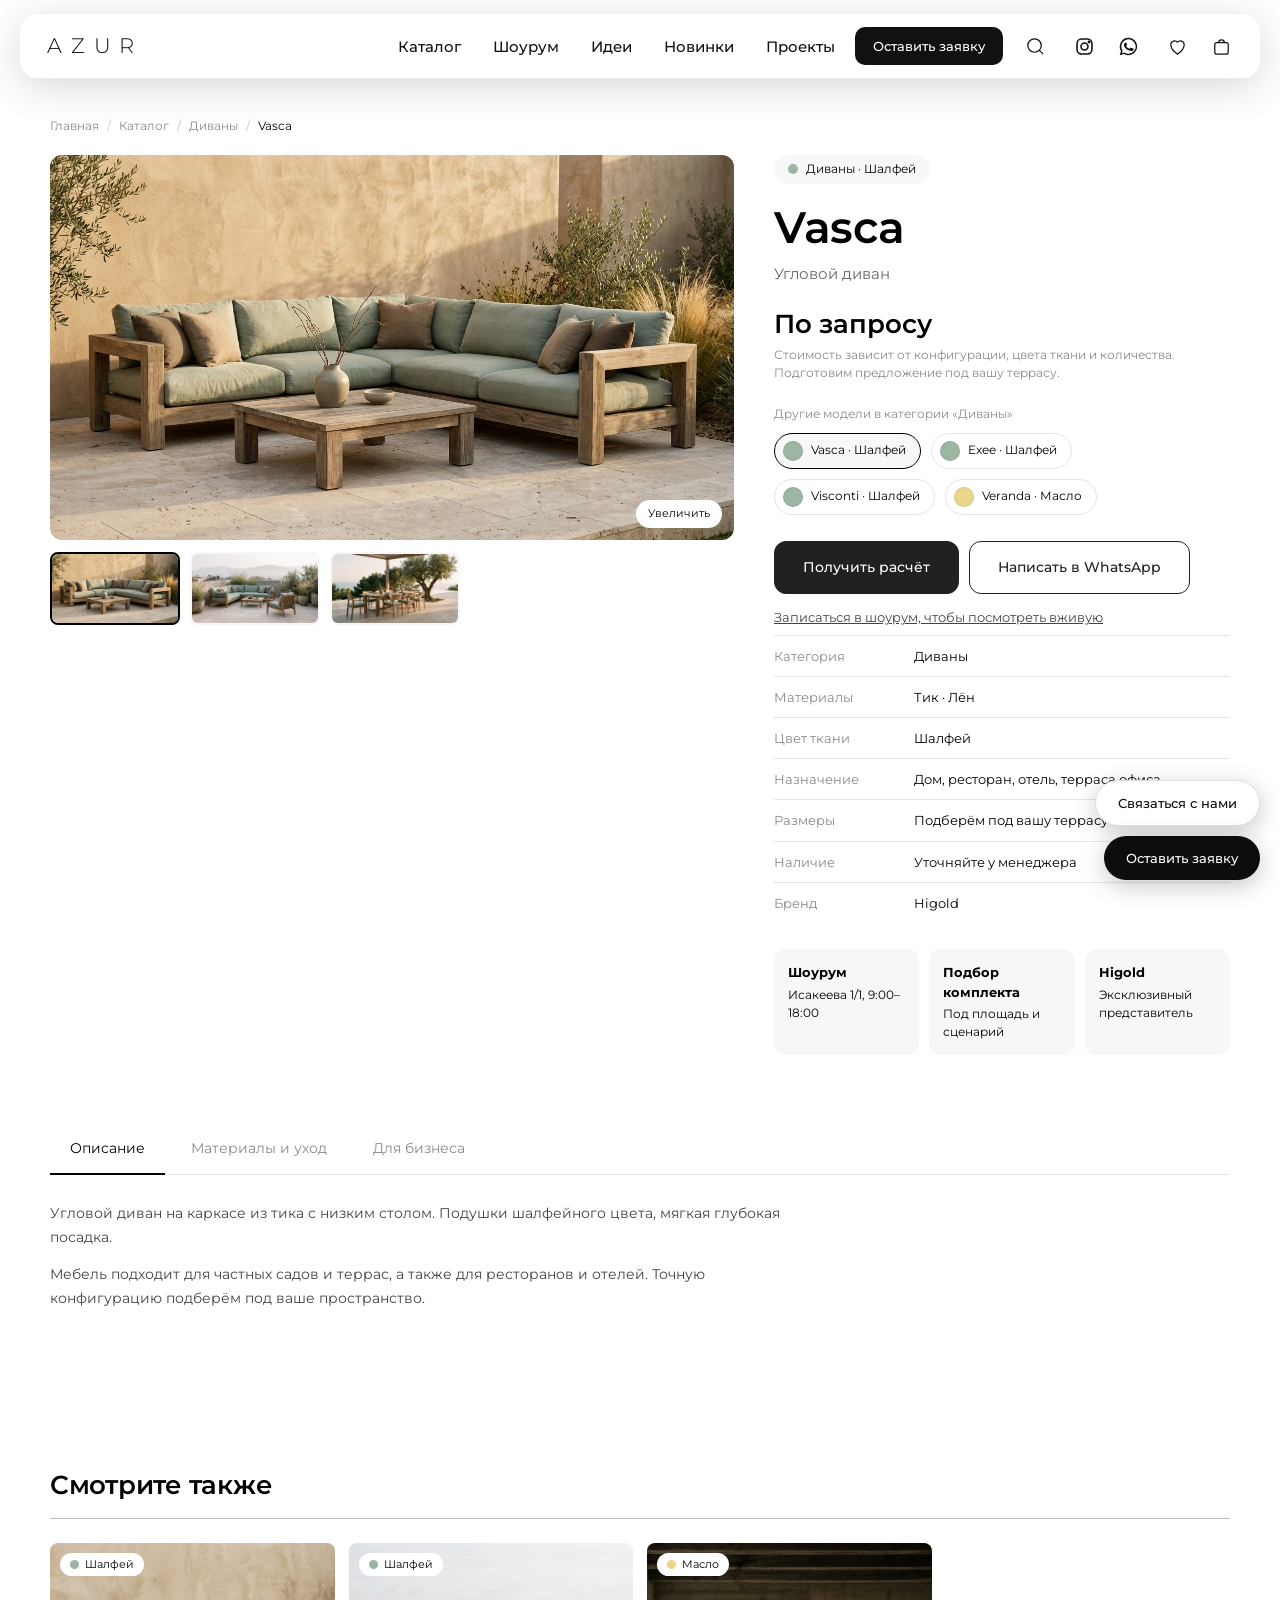
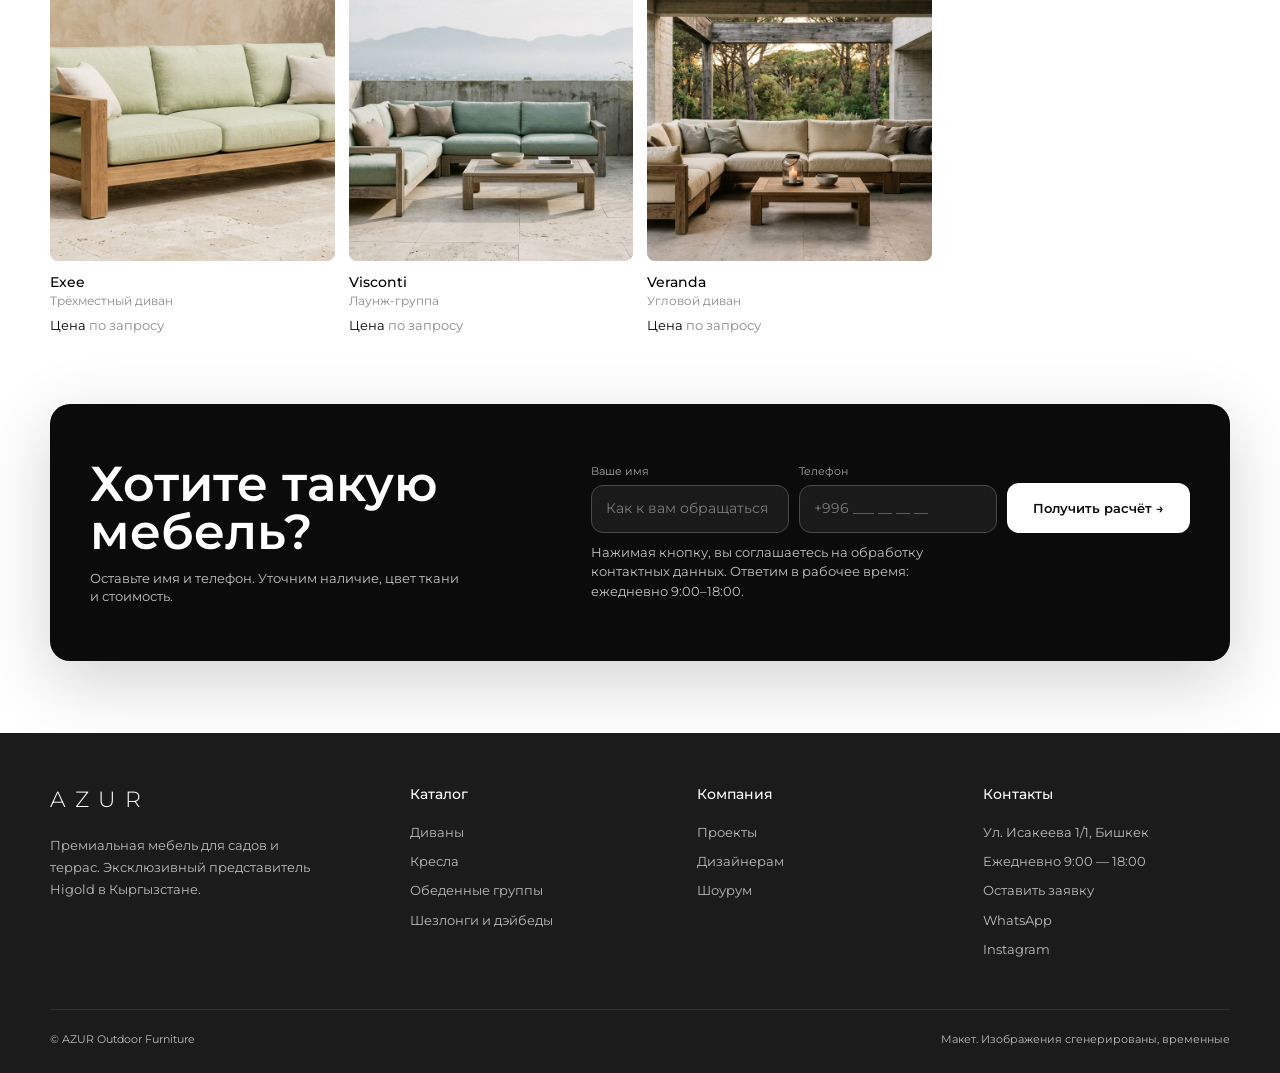
<file: variant-1-product.html>
<!doctype html>
<html lang="ru" data-v="1">
<head>
<meta charset="utf-8">
<meta name="viewport" content="width=device-width,initial-scale=1">
<title>Карточка товара — AZUR</title>
<link rel="preconnect" href="https://fonts.googleapis.com">
<link href="https://fonts.googleapis.com/css2?family=Montserrat:wght@300;400;500;600&display=swap" rel="stylesheet">
<link rel="stylesheet" href="lead.css">
<style>
:root{--ink:#000;--k:#212121;--mut:#8a8a8a;--g:#F7F7F8;--ln:#e6e6e8;--pad:50px}
*{box-sizing:border-box;margin:0;padding:0}
html{scroll-behavior:smooth}
body{font-family:Montserrat,system-ui,sans-serif;color:#000;background:#fff;-webkit-font-smoothing:antialiased;font-size:16px;line-height:1.4}
a{color:inherit;text-decoration:none}button{font:inherit;color:inherit;background:none;border:0;cursor:pointer}ul{list-style:none}img{display:block}
.w{padding:0 var(--pad);max-width:1920px;margin:0 auto}
/* ---------- header ---------- */
.hd{position:absolute;top:0;left:0;right:0;z-index:50;color:#fff;transition:background .3s}
.hd .top{height:44px;display:flex;justify-content:space-between;align-items:center;padding:0 var(--pad);font-size:13px;position:relative}
.hd .logo{position:absolute;left:50%;top:12px;transform:translateX(-50%);font-weight:300;font-size:22px;letter-spacing:.42em;margin-right:-.42em;white-space:nowrap;text-indent:.42em}
.hd .top .r{display:flex;gap:26px;align-items:center}
.hd .top .r span::after{content:"⌄";margin-left:6px;font-size:13px}
.hd .nav{display:flex;align-items:center;justify-content:space-between;padding:6px var(--pad) 0 calc(var(--pad) + 380px);height:46px}
.hd .m{display:flex;gap:34px;align-items:center;font-size:16px}
.hd .m a:hover{opacity:.6}
.ic{display:flex;gap:26px;align-items:center}
.ib{position:relative;width:24px;height:24px;display:grid;place-items:center}
.ib svg{width:23px;height:23px;stroke:currentColor;fill:none;stroke-width:1.3}
.ib b{position:absolute;top:-6px;right:-9px;min-width:16px;height:16px;border-radius:99px;background:#000;color:#fff;font-size:10px;display:none;place-items:center;font-weight:500;padding:0 4px}
.ib b.s{display:grid}
.burger{display:flex;flex-direction:column;gap:5px;width:24px}.burger i{display:block;height:1.3px;background:currentColor;width:24px}.burger i:nth-child(2){width:16px}
.hd.fx{position:fixed;background:#fff;color:#000;box-shadow:0 1px 0 var(--ln)}
.hd.fx .top{display:none}.hd.fx .nav{padding:0 var(--pad) 0 calc(var(--pad) + 380px);height:58px}
.hd.fx .logo{display:none}
.hd.fx .nav::before{content:"AZUR";position:absolute;left:var(--pad);font-weight:300;font-size:20px;letter-spacing:.42em}
/* ---------- hero ---------- */
.hero{position:relative;aspect-ratio:16/9;max-height:100vh;min-height:520px;overflow:hidden;background:#333}
.hero .sl{position:absolute;inset:0;opacity:0;transition:opacity .8s;background-size:cover;background-position:center 72%}
.hero .sl.on{opacity:1}
.hero::after{content:"";position:absolute;inset:0;background:linear-gradient(90deg,rgba(0,0,0,.22),transparent 42%),linear-gradient(180deg,rgba(0,0,0,.88),rgba(0,0,0,.66) 12%,rgba(0,0,0,.36) 24%,rgba(0,0,0,.12) 38%,transparent 50%,rgba(0,0,0,.16));pointer-events:none}
.hero .cap{position:absolute;left:var(--pad);top:212px;color:#fff;z-index:5}
.hero h2{font-size:42px;font-weight:500;line-height:1.1;letter-spacing:-.01em}
.hero p{margin:12px 0 28px;font-size:15px;font-weight:400}
.pill{display:inline-block;padding:11px 22px;border-radius:8px;font-size:16px;background:#fff;color:#000;transition:.25s}
.pill:hover{background:var(--k);color:#fff}
.pill.k{background:var(--k);color:#fff;border-radius:12px;font-size:14px;padding:15px 28px}.pill.k:hover{background:#444}
.hero .dots{position:absolute;left:50%;transform:translateX(-50%);bottom:12px;display:flex;gap:5px;z-index:5}
.hero .dots i{width:5px;height:5px;border-radius:50%;background:rgba(255,255,255,.5);cursor:pointer;transition:.3s}.hero .dots i.on{background:#fff;width:7px;height:7px;margin-top:-1px}
.hero .ar{position:absolute;right:var(--pad);bottom:20px;display:flex;gap:6px;z-index:5}
.cir{width:30px;height:30px;border-radius:50%;background:rgba(255,255,255,.55);color:#000;display:grid;place-items:center;transition:.2s;font-size:13px;backdrop-filter:blur(4px)}
.cir:hover{background:#fff}
/* ---------- sections ---------- */
section{padding-top:56px}
.sh{display:flex;justify-content:space-between;align-items:center;min-height:56px;padding-bottom:10px;gap:12px;border-bottom:1px solid #bdbdbd;margin-bottom:24px}
.sh h1,.sh h2{font-size:26px;font-weight:600;letter-spacing:-.01em}.sh h1{font-size:30px}
.sh .ctl{display:flex;gap:10px;align-items:center}
.sh .cir{background:#fff;border:1px solid var(--ln);width:26px;height:26px;font-size:11px}.sh .cir:hover{background:#000;color:#fff}
.sh .all{font-size:12px;background:var(--g);padding:7px 14px;border-radius:99px}
.rowx{display:flex;gap:8px;overflow-x:auto;scrollbar-width:none;scroll-snap-type:x mandatory}.rowx::-webkit-scrollbar{display:none}
.cat{flex:0 0 260px;scroll-snap-align:start;cursor:pointer;font-size:15px}
.cat .im{width:260px;height:260px;background:var(--g);border-radius:8px;overflow:hidden;position:relative}
.cat img{width:100%;height:100%;object-fit:cover;transition:transform .8s}.cat:hover img{transform:scale(1.05)}
.cat div.t{padding:10px 2px;font-weight:500}
.cat.promo .im{background:#1b1b1b;color:#fff;display:flex;flex-direction:column;justify-content:space-between;padding:22px}
.cat.promo b{font-size:56px;font-weight:600;line-height:1}.cat.promo span{font-size:13px;color:#cfcfcf;line-height:1.5}
.tabs{display:flex;gap:4px;margin-bottom:18px}
.tabs button{padding:8px 18px;border-radius:99px;background:var(--g);font-size:13px;color:#777;transition:.2s}
.tabs button.on{background:#fff;color:#000;box-shadow:inset 0 0 0 1px #000}
.pc{flex:0 0 280px;margin-right:4px;scroll-snap-align:start;cursor:pointer;position:relative}
.pc .im{width:280px;height:280px;background:var(--g);border-radius:8px;overflow:hidden;position:relative}
.pc img{width:100%;height:100%;object-fit:cover;transition:transform .8s}.pc:hover img{transform:scale(1.05)}
.pc .tg{position:absolute;left:10px;top:9px;font-size:11px;color:#333;z-index:2}
.pc .hv{position:absolute;right:8px;top:8px;width:32px;height:32px;display:grid;place-items:center;z-index:2}
.pc .hv svg{width:20px;height:20px;stroke:#000;fill:none;stroke-width:1.3}.pc .hv.on svg{fill:#000}
.pc .sw{display:flex;gap:4px;margin:10px 0 8px;align-items:center;font-size:10px;color:#888}.pc .sw i{width:10px;height:10px;border-radius:2px}
.pc .nm{font-size:13px;line-height:1.35;min-height:35px;color:#222;padding-right:6px}
.pc .pr{margin-top:6px;font-weight:600;font-size:14px}.pc .pr span{color:var(--mut);font-weight:400;font-size:12px}
/* ideas */
.cols{display:flex;gap:12px;margin-bottom:14px;flex-wrap:wrap}
.cols i{width:20px;height:20px;border-radius:50%;cursor:pointer;border:1px solid rgba(0,0,0,.08);transition:.2s;outline:1px solid transparent;outline-offset:3px}.cols i:hover{transform:scale(1.15)}.cols i.on{outline-color:#000}
.chips{display:flex;gap:8px;flex-wrap:wrap;margin-bottom:18px}
.chips button{padding:8px 16px;border:1px solid var(--ln);border-radius:99px;font-size:13px;color:#555;transition:.2s}
.chips button.on{background:#000;color:#fff;border-color:#000}.chips button:hover{border-color:#000}
.ic1{flex:0 0 299px;margin-right:12px;scroll-snap-align:start;border-radius:10px;box-shadow:0 1px 8px rgba(0,0,0,.08);background:#fff;overflow:hidden;cursor:pointer}
.ic1 .im{position:relative;height:238px;background:var(--g);overflow:hidden}
.ic1 .im img{width:100%;height:100%;object-fit:cover;transition:transform .8s}.ic1:hover .im img{transform:scale(1.04)}
.dot{position:absolute;width:22px;height:22px;border-radius:50%;background:#fff;display:grid;place-items:center;transform:translate(-50%,-50%);box-shadow:0 0 0 4px rgba(255,255,255,.35)}
.dot::before{content:"";width:8px;height:8px;border-radius:50%;background:#000}
.dot em{position:absolute;bottom:30px;left:50%;transform:translateX(-50%);background:#fff;padding:6px 10px;border-radius:6px;font-style:normal;font-size:11px;white-space:nowrap;opacity:0;pointer-events:none;transition:.2s;box-shadow:0 2px 10px rgba(0,0,0,.15)}
.dot:hover em{opacity:1}
.ic1 .t{padding:16px 16px 0;font-size:12.5px;line-height:1.5;min-height:64px;color:#222}
.ic1 .l{display:flex;justify-content:flex-end;padding:0 16px 16px}
.ic1 .l i{width:30px;height:30px;border-radius:50%;background:#000;color:#fff;display:grid;place-items:center;font-style:normal;font-size:13px}
.panel{margin-top:60px;background:var(--g);border-radius:16px;padding:26px 30px 30px 40px;display:grid;grid-template-columns:260px 1fr;gap:30px;align-items:center}
.panel h2{font-size:24px;font-weight:600;line-height:1.3}
.panel p{margin:20px 0 26px;line-height:1.6;color:#333;font-size:14px}
.panel .rowx{gap:10px}
.pj{flex:0 0 340px;background:#fff;border-radius:10px;overflow:hidden;scroll-snap-align:start;cursor:pointer}
.pj img{width:100%;height:220px;object-fit:cover;transition:transform .8s}.pj:hover img{transform:scale(1.04)}.pj .im{overflow:hidden}
.pj .t{padding:14px 16px 4px;font-size:12.5px;line-height:1.5;min-height:56px}
.pj .l{display:flex;align-items:center;gap:8px;padding:6px 16px 16px;font-size:13px}
.pj .l i{width:24px;height:24px;border-radius:50%;background:#000;color:#fff;display:grid;place-items:center;font-style:normal;font-size:12px}
.pcn{display:flex;gap:10px;margin-top:14px}
.pcn .cir{background:#fff;border:1px solid var(--ln)}
/* shop */
.shop{border:1px solid var(--ln);border-radius:12px;padding:10px;display:grid;grid-template-columns:1fr 1.05fr;gap:10px;box-shadow:0 1px 8px rgba(0,0,0,.04)}
.shop .a{padding:0 16px 10px 10px;display:flex;flex-direction:column}
.shop .a .im{height:230px;border-radius:6px;overflow:hidden;margin-bottom:18px}
.shop .a img,.shop .b img{width:100%;height:100%;object-fit:cover}
.shop h3{font-size:22px;font-weight:600;margin-bottom:14px;line-height:1.25}
.shop ul{display:grid;gap:9px;font-size:13px;color:#222;margin-bottom:20px}
.shop li{display:flex;gap:10px;align-items:center}.shop li svg{width:14px;height:14px;stroke:#777;fill:none;stroke-width:1.3;flex:none}
.shop .btns{display:flex;gap:10px;margin-top:auto;flex-wrap:wrap}
.shop .b{border-radius:6px;overflow:hidden;min-height:420px}
.btn2{padding:10px 16px;font-size:13px;border:1px solid var(--ln);border-radius:8px;background:#fff;transition:.2s}.btn2:hover{border-color:#000}
.btn2.k{background:var(--k);color:#fff;border-color:var(--k)}.btn2.k:hover{background:#444}
.des{margin-top:0;display:grid;grid-template-columns:1fr 1.5fr;background:var(--g);border-radius:16px;overflow:hidden;min-height:340px}
.des .t{padding:32px 32px;align-self:center}
.des h2{font-size:26px;font-weight:600;margin-bottom:16px}.des p{line-height:1.6;color:#333;max-width:360px;margin-bottom:26px;font-size:14px}
.des img{width:100%;height:100%;object-fit:cover}
footer{background:#1b1b1b;color:#bdbdbd;margin-top:72px;padding:52px 0 26px;font-size:13px}
footer .g{display:grid;grid-template-columns:1.3fr 1fr 1fr 1fr;gap:40px}
footer h4{color:#fff;font-weight:500;margin-bottom:18px;font-size:14px}footer li{margin-bottom:11px}footer a:hover{color:#fff}
footer .logo{color:#fff;font-weight:300;font-size:22px;letter-spacing:.42em}
footer .cp{border-top:1px solid #333;margin-top:40px;padding-top:22px;display:flex;justify-content:space-between;font-size:11px;flex-wrap:wrap;gap:10px}
/* overlays */
.ov{position:fixed;inset:0;background:rgba(0,0,0,.5);z-index:200;display:none;align-items:center;justify-content:center;padding:20px}
.ov.on{display:flex}
.qv{background:#fff;border-radius:16px;max-width:940px;width:100%;max-height:92vh;overflow:auto;display:grid;grid-template-columns:1.1fr 1fr;position:relative}
.qv .im{background:var(--g)}.qv .im img{width:100%;height:100%;object-fit:cover;min-height:380px}
.qv .tx{padding:44px 38px}
.qv h3{font-size:24px;font-weight:600;margin:8px 0 14px;line-height:1.2}
.qv p{line-height:1.7;color:#444;margin-bottom:20px;font-size:14px}
.qv .sws{display:flex;gap:10px;margin:8px 0 24px}.qv .sws i{width:28px;height:28px;border-radius:50%;border:1px solid rgba(0,0,0,.12);cursor:pointer;outline:2px solid transparent;outline-offset:3px;transition:.2s}.qv .sws i.on{outline-color:#000}
.qv .x{position:absolute;right:14px;top:14px;z-index:3;background:#fff;border:1px solid var(--ln)}
.qv table{width:100%;border-collapse:collapse;margin-bottom:26px;font-size:13px}.qv td{padding:11px 0;border-top:1px solid var(--ln)}.qv td:first-child{color:var(--mut);width:120px}
.dr{position:fixed;top:0;right:0;bottom:0;width:min(420px,100%);background:#fff;z-index:210;transform:translateX(100%);transition:.5s cubic-bezier(.7,0,.2,1);display:flex;flex-direction:column;padding:26px}
.dr.on{transform:none}
.dr h3{font-size:20px;font-weight:600;margin-bottom:18px;display:flex;justify-content:space-between;align-items:center}
.dr .li{flex:1;overflow:auto}
.dr .it{display:grid;grid-template-columns:70px 1fr 24px;gap:14px;align-items:center;padding:14px 0;border-bottom:1px solid var(--ln);font-size:13px}
.dr .it img{width:70px;height:70px;object-fit:cover;border-radius:8px}.dr .it small{color:var(--mut)}
.dr .em{color:var(--mut);padding:30px 0;line-height:1.6;font-size:14px}
.sr{position:fixed;inset:0;z-index:220;background:#fff;transform:translateY(-100%);transition:.5s cubic-bezier(.7,0,.2,1);padding:70px var(--pad);overflow:auto}
.sr.on{transform:none}
.sr input{width:100%;border:0;border-bottom:1px solid #000;font:300 clamp(26px,4vw,44px) Montserrat;padding:14px 0;outline:0}
.sr .res{display:grid;grid-template-columns:repeat(auto-fill,minmax(220px,1fr));gap:14px;margin-top:30px}
.sr .pc{flex:none}.sr .pc .im{width:100%}
.mn{position:fixed;inset:0 auto 0 0;width:min(380px,100%);background:#fff;z-index:215;transform:translateX(-100%);transition:.5s cubic-bezier(.7,0,.2,1);padding:26px}
.mn.on{transform:none}.mn a{display:block;font-size:20px;padding:14px 0;border-bottom:1px solid var(--ln)}.mn a:hover{padding-left:8px}
.toast{position:fixed;left:50%;top:84px;white-space:nowrap;transform:translate(-50%,-30px);background:#212121;color:#fff;padding:12px 22px;border-radius:10px;font-size:13px;z-index:300;opacity:0;transition:.4s;pointer-events:none}
.toast.on{opacity:1;transform:translate(-50%,0)}
@media(max-width:1100px){.hd .nav,.hd.fx .nav{padding-left:var(--pad)}.hd.fx .nav::before{display:none}.hd .m a:nth-child(n+4){display:none}}
@media(max-width:800px){:root{--pad:18px}.hd .top .r span,.hd .m a{display:none}.hd .nav,.hd.fx .nav{padding-left:var(--pad)}.hd.fx .nav::before{display:none}.hd .logo{font-size:18px}.sh h1,.sh h2{font-size:21px}.hero{height:460px;min-height:0;aspect-ratio:auto}.hero .cap{top:150px}.hero h2{font-size:30px}.cat,.cat .im{flex-basis:200px;width:200px}.cat .im{height:200px}.pc,.pc .im{flex-basis:220px;width:220px}.pc .im{height:220px}.panel,.shop,.des,.qv,footer .g{grid-template-columns:1fr}.panel{padding:22px}.pj{flex-basis:78%}.qv .im img{min-height:260px}.shop .b{min-height:260px}.ic1{flex-basis:260px}}

.lead-pill{background:#fff;color:#000;border-radius:8px;padding:9px 18px;font-size:13px;font-weight:500;transition:.25s;white-space:nowrap}
.lead-pill:hover{opacity:.75}
.hd.fx .lead-pill{background:#212121;color:#fff}
.pill.ghost{background:#0b0b0b;color:#fff;border:1px solid #0b0b0b;margin-left:8px}.pill.ghost:hover{background:#fff;color:#000}
.lm-block{margin:0}
@media(max-width:800px){.hd .ic{gap:12px}.hd .nav .m{gap:0}.lead-pill{padding:7px 10px;font-size:11px}.pill.ghost{margin:8px 0 0}}


/* Меню B: светлая матовая плавающая панель */
.hd,.hd.fx{position:fixed;top:0;left:0;right:0;background:none;box-shadow:none;color:#111;padding:14px 20px 0;z-index:60}
.hd .bar{display:grid;grid-template-columns:1fr auto 1fr;align-items:center;gap:20px;padding:12px 26px;border-radius:18px;background:rgba(255,255,255,.8);backdrop-filter:blur(22px) saturate(1.4);-webkit-backdrop-filter:blur(22px) saturate(1.4);border:1px solid rgba(255,255,255,.75);box-shadow:0 8px 40px rgba(0,0,0,.16);max-width:1760px;margin:0 auto}
.hd .bl{display:flex;align-items:center;gap:18px}
.hd .logo,.hd.fx .logo{display:block;position:static;transform:none;font-weight:300;font-size:21px;letter-spacing:.42em;margin:0;text-indent:0;color:#111;white-space:nowrap}
.hd .burger{display:none}
.hd .bm{display:flex;gap:32px;font-size:15px;font-weight:500}
.hd .bm a{position:relative;padding:4px 0;color:#111}
.hd .bm a::after{content:"";position:absolute;left:0;right:0;bottom:-2px;height:1.5px;background:#111;transform:scaleX(0);transform-origin:left;transition:transform .3s}
.hd .bm a:hover::after{transform:scaleX(1)}
.hd .ic{display:flex;gap:20px;align-items:center;justify-content:flex-end}
.hd .lead-pill,.hd.fx .lead-pill{background:#111;color:#fff;border-radius:10px;padding:10px 18px;font-size:13px;font-weight:500;white-space:nowrap}
.hd .ib{color:#111}
.hd.fx .bar{background:rgba(255,255,255,.86)}
.hd.fx::before{content:none}
@media(max-width:1000px){.hd .bar{grid-template-columns:1fr auto}.hd .bm{display:none}.hd .burger{display:flex}.hd .bar{padding:10px 16px}.hd .logo{font-size:17px}.hd .ic{gap:12px}.hd .lead-pill{padding:8px 12px;font-size:11px}}
@media(max-width:700px){.hd .ic a.ib,.hd .ic #fb{display:none}.hd .bar{gap:8px}}
.hero .cap .pill,.hero .cap .ghost{display:none}
.hero .cap p{margin-bottom:0}

.rv{padding:70px 0 0}.rv-in{max-width:none}
.rv-h{display:flex;justify-content:space-between;align-items:flex-end;gap:20px;flex-wrap:wrap;border-bottom:1px solid #bdbdbd;padding-bottom:16px;margin-bottom:24px}
.rv-h h2{font-size:26px;font-weight:600}.rv-h p{color:#8a8a8a;font-size:13px;margin-top:4px}
.rv-sc{display:flex;align-items:center;gap:12px;background:#F7F7F8;border-radius:99px;padding:10px 20px;font-size:13px;transition:.25s}.rv-sc:hover{background:#ececee}
.rv-sc b{font-size:22px;font-weight:600}.rv-st{color:#f2a900;letter-spacing:2px}.rv-sc em{font-style:normal;color:#666}.rv-sc i{font-style:normal;font-weight:600}
.rv-g{display:grid;grid-template-columns:repeat(3,1fr);gap:14px}
.rv-c{background:#F7F7F8;border-radius:16px;padding:26px;display:flex;flex-direction:column;justify-content:space-between;gap:26px;min-height:190px}
.rv-t{font-size:17px;line-height:1.45;font-weight:500}
.rv-f{display:flex;gap:12px;align-items:center}.rv-a{width:40px;height:40px;border-radius:50%;background:#212121;color:#fff;display:grid;place-items:center;font-size:13px;font-weight:600}.rv-f b{display:block;font-size:14px}.rv-f small{color:#8a8a8a;font-size:12px}
@media(max-width:900px){.rv-g{grid-template-columns:1fr}}

.rv2{padding:70px 0 0}
.rv2-in{display:grid;grid-template-columns:300px 1fr;gap:14px}
.rv2-s{background:#212121;color:#fff;border-radius:24px;padding:34px 30px;display:flex;flex-direction:column;justify-content:space-between;min-height:420px}
.rv2-s small{color:#a9a9a9;font-size:12px;letter-spacing:.06em}
.rv2-n{font-size:88px;font-weight:600;line-height:1;letter-spacing:-.03em;margin-top:30px}
.rv2-st{color:#f5b301;font-size:20px;letter-spacing:3px;margin-top:10px}.rv2-s p{color:#cfcfcf;font-size:14px;margin-top:12px}
.rv2-s a{margin-top:30px;background:#fff;color:#111;border-radius:12px;padding:14px 18px;font-size:13px;font-weight:500;text-align:center;transition:.25s}.rv2-s a:hover{background:#e9e9e9}
.rv2-m{background:#F7F7F8;border-radius:24px;padding:34px 38px;display:flex;flex-direction:column}
.rv2-m h2{font-size:26px;font-weight:600;margin-bottom:22px}
.rv2-big{flex:1;display:flex;flex-direction:column;justify-content:space-between;gap:26px;transition:opacity .22s,transform .22s}.rv2-big.sw{opacity:0;transform:translateY(8px)}
.rv2-q{font-size:90px;line-height:.6;color:#c9c9cd;font-family:Georgia,serif;height:40px}
.rv2-big p{font-size:clamp(22px,2.3vw,32px);line-height:1.35;font-weight:500;letter-spacing:-.01em;max-width:780px}
.rv2-big footer{display:flex;gap:14px;align-items:center}.rv2-big footer i{width:46px;height:46px;border-radius:50%;background:#212121;color:#fff;display:grid;place-items:center;font-style:normal;font-size:14px;font-weight:600}
.rv2-big b{display:block;font-size:15px}.rv2-big small{color:#8a8a8a;font-size:12px}
.rv2-r{display:grid;grid-template-columns:repeat(4,1fr);gap:10px;margin-top:26px}
.rv2-c{background:#fff;border:1px solid #e4e4e6;border-radius:14px;padding:16px;text-align:left;display:flex;flex-direction:column;justify-content:space-between;gap:14px;min-height:112px;cursor:pointer;font:inherit;transition:.25s}
.rv2-c span{font-size:13px;line-height:1.4;color:#222;display:-webkit-box;-webkit-line-clamp:3;-webkit-box-orient:vertical;overflow:hidden}.rv2-c em{font-style:normal;font-size:12px;color:#8a8a8a}
.rv2-c:hover,.rv2-c.on{border-color:#111}
@media(max-width:1000px){.rv2-in{grid-template-columns:1fr}.rv2-s{min-height:0}.rv2-r{grid-template-columns:repeat(2,1fr)}.rv2-m{padding:24px 20px}}

.rv3{padding:9vw 0 0}
.rv3-top{display:flex;justify-content:space-between;align-items:flex-end;gap:20px;flex-wrap:wrap;margin-bottom:26px}
.rv3-sc{display:flex;align-items:center;gap:12px;font-size:13px}.rv3-sc b{font-size:24px}.rv3-sc span{color:#f0b429;letter-spacing:2px}.rv3-sc em{font-style:normal;opacity:.65}
.rv3-sl{transition:opacity .18s,transform .18s}.rv3-sl.o{opacity:0;transform:translateY(8px)}
.rv3-h{display:grid;grid-template-columns:auto 1fr auto;gap:22px;align-items:center}
.rv3-av{width:76px;height:76px;border-radius:50%;display:grid;place-items:center;font-weight:600;font-size:22px}
.rv3-m small{display:block;font-size:12px;letter-spacing:.08em;opacity:.55;margin-bottom:6px}.rv3-m small i{font-style:normal;margin:0 8px}
.rv3-m b{font-weight:500;font-size:30px;line-height:1.1}
.rv3-st{color:#f0b429;font-size:30px;letter-spacing:4px;white-space:nowrap}
.rv3-b{display:grid;grid-template-columns:76px 1fr;gap:22px;margin-top:30px}
.rv3-q{font:700 90px/.9 Georgia,serif;opacity:.2}
.rv3-b p{font-size:clamp(18px,1.7vw,24px);line-height:1.65;max-width:980px;opacity:.85}
.rv3-btn{display:inline-block;margin:26px 0 0 98px;border:1px solid currentColor;padding:15px 30px;font-size:13px;letter-spacing:.1em;text-transform:uppercase;opacity:.7;transition:.25s}.rv3-btn:hover{opacity:1;background:#111;color:#fff;border-color:#111}
.rv3-nav{display:flex;justify-content:space-between;align-items:center;margin-top:34px;padding-top:20px;border-top:1px solid rgba(0,0,0,.12)}
.rv3-dots{display:flex;gap:8px}.rv3-dots button{width:9px;height:9px;border-radius:50%;background:rgba(0,0,0,.2);transition:.25s;border:0;cursor:pointer;padding:0}.rv3-dots button.on{background:#111;width:26px;border-radius:99px}
.rv3-ar{display:flex;align-items:center;gap:12px;font-size:12px}.rv3-ar button{width:40px;height:40px;border-radius:50%;border:1px solid rgba(0,0,0,.25);background:none;cursor:pointer;font-size:15px;transition:.25s}.rv3-ar button:hover{background:#111;color:#fff;border-color:#111}
.rv3-hint{font-size:11px;opacity:.5;margin-top:12px;text-align:center}
@media(max-width:800px){.rv3-h{grid-template-columns:auto 1fr}.rv3-st{grid-column:1/3;font-size:22px}.rv3-m b{font-size:22px}.rv3-av{width:56px;height:56px;font-size:17px}.rv3-b{grid-template-columns:1fr}.rv3-q{display:none}.rv3-btn{margin-left:0}}
.rv3{padding-top:70px}.rv3-top h2{font-size:26px;font-weight:600}.rv3-box{background:#F7F7F8;border-radius:24px;padding:44px 52px 28px;cursor:default}.rv3-av{background:#212121;color:#fff}.rv3-btn{border-radius:12px;background:#fff}

.rv4{--rh:98px;padding:9vw 0 0}
.rv4-top{display:flex;justify-content:space-between;align-items:flex-end;gap:20px;flex-wrap:wrap;margin-bottom:18px}
.rv4-sc{display:flex;align-items:center;gap:12px;font-size:13px}.rv4-sc b{font-size:24px}.rv4-sc span{color:#f0b429;letter-spacing:2px}.rv4-sc em{font-style:normal;opacity:.6}
.rv4-box{position:relative}
.rv4-l{height:calc(var(--rh)*4);overflow-y:auto;scroll-snap-type:y mandatory;scrollbar-width:thin;scrollbar-color:rgba(0,0,0,.25) transparent}
.rv4-l::-webkit-scrollbar{width:5px}.rv4-l::-webkit-scrollbar-thumb{background:rgba(0,0,0,.25);border-radius:9px}
.rv4-r{height:var(--rh);scroll-snap-align:start;display:grid;grid-template-columns:auto 1fr auto;gap:18px;align-items:center;padding:0 22px;border-bottom:1px solid rgba(0,0,0,.09);color:inherit;text-decoration:none;transition:background .2s}
.rv4-r:hover{background:rgba(0,0,0,.035)}
.rv4-av{width:46px;height:46px;border-radius:50%;display:grid;place-items:center;font-size:14px;font-weight:600}
.rv4-n{display:flex;gap:10px;align-items:baseline;margin-bottom:3px}.rv4-n b{font-size:15px;font-weight:600}.rv4-n small{font-size:11px;opacity:.5}
.rv4-t p{font-size:14px;line-height:1.45;opacity:.82;display:-webkit-box;-webkit-line-clamp:2;-webkit-box-orient:vertical;overflow:hidden;max-width:880px}
.rv4-st{color:#f0b429;font-size:15px;letter-spacing:3px;white-space:nowrap}
.rv4-fade{position:absolute;left:0;right:0;bottom:0;height:34px;pointer-events:none}
.rv4-h{font-size:11px;opacity:.55;margin-top:12px;text-align:center}.rv4-h a{text-decoration:underline}
@media(max-width:800px){.rv4{--rh:116px}.rv4-r{grid-template-columns:auto 1fr;padding:0 12px}.rv4-st{display:none}}
.rv4{padding-top:70px}.rv4-top h2{font-size:26px;font-weight:600}.rv4-box{background:#F7F7F8;border-radius:20px;overflow:hidden;padding:6px 0}.rv4-av{background:#212121;color:#fff}.rv4-fade{background:linear-gradient(transparent,#F7F7F8)}


body.subpg{padding-top:92px}
.bc{display:flex;gap:8px;align-items:center;font-size:12px;color:#8a8a8a;padding:26px 0 8px;flex-wrap:wrap}.bc a:hover{color:#000}.bc i{font-style:normal;opacity:.5}.bc span{color:#000}
.ph{display:flex;justify-content:space-between;align-items:flex-end;gap:20px;padding:10px 0 26px;flex-wrap:wrap}
.ph h1{font-size:clamp(28px,3vw,40px);font-weight:600;letter-spacing:-.01em}.ph p{color:#666;max-width:520px;margin-top:8px;font-size:14px}.ph .cnt{color:#8a8a8a;font-size:13px}
.ct2{display:flex;gap:8px;overflow-x:auto;scrollbar-width:none;padding-bottom:6px}.ct2::-webkit-scrollbar{display:none}
.ct2 .cat{flex:0 0 200px}.ct2 .cat .im{width:200px;height:150px}.ct2 .cat div.t{font-size:13px}
.ct2 .cat.on .im{outline:2px solid #000;outline-offset:-2px}
.flt{display:flex;justify-content:space-between;align-items:center;gap:18px;flex-wrap:wrap;padding:16px 20px;background:#F7F7F8;border:1px solid #dcdce0;border-radius:16px;margin-bottom:28px}
.flt .fc{display:flex;align-items:center;gap:12px;font-size:13px;color:#111;font-weight:600;flex-wrap:wrap}
.fcs{display:flex;gap:8px;flex-wrap:wrap}
.fcb{display:flex;align-items:center;gap:8px;padding:8px 15px 8px 8px;border:1px solid #bdbdc4;border-radius:99px;background:#fff;font-size:13px;font-weight:500;color:#111;cursor:pointer;transition:.2s}
.fcb i{width:22px;height:22px;border-radius:50%;background:var(--c);box-shadow:inset 0 0 0 1px rgba(0,0,0,.12)}
.fcb:hover{border-color:#111}.fcb.on{background:#212121;color:#fff;border-color:#212121}
.flt .fs{display:flex;gap:8px;align-items:center;flex-wrap:wrap}
.flt select{font:inherit;font-size:13px;font-weight:500;border:1px solid #bdbdc4;border-radius:99px;padding:11px 18px;background:#fff;color:#111;outline:0;cursor:pointer}.flt select:hover{border-color:#111}
.flt .rs{font-size:13px;color:#111;font-weight:500;text-decoration:underline;cursor:pointer;padding:8px}
.pgrid{display:grid;grid-template-columns:repeat(4,1fr);gap:26px 14px}
.gc{display:block;position:relative}
.gc .im{position:relative;aspect-ratio:1/1.12;background:#F7F7F8;border-radius:8px;overflow:hidden}
.gc img{width:100%;height:100%;object-fit:cover;transition:transform .9s}.gc:hover img{transform:scale(1.05)}
.gc .tg{position:absolute;left:10px;top:10px;font-size:11px;background:#fff;border-radius:99px;padding:4px 10px;display:flex;gap:6px;align-items:center}
.gc .tg i{width:9px;height:9px;border-radius:50%;background:var(--c)}
.gc .hv{position:absolute;right:8px;top:8px;width:32px;height:32px;display:grid;place-items:center;z-index:2}
.gc .hv svg{width:20px;height:20px;stroke:#000;fill:none;stroke-width:1.3}.gc .hv.on svg{fill:#000}
.gc .qa{position:absolute;left:10px;right:10px;bottom:10px;background:#212121;color:#fff;border-radius:10px;padding:11px;font-size:13px;text-align:center;opacity:0;transform:translateY(8px);transition:.3s;border:0;cursor:pointer}
.gc:hover .qa{opacity:1;transform:none}
.gc .nm{margin-top:12px;font-size:14px;font-weight:500}.gc .vv{font-size:12px;color:#8a8a8a}.gc .pr{margin-top:6px;font-size:13px}.gc .pr span{color:#8a8a8a}
.empty{display:none;text-align:center;padding:70px 0;color:#666}.empty b{display:block;font-size:20px;color:#000;margin-bottom:8px}
.adv{display:grid;grid-template-columns:repeat(3,1fr);gap:14px;margin-top:70px}
.adv div{background:#F7F7F8;border-radius:16px;padding:26px}.adv b{display:block;font-size:16px;margin-bottom:6px}.adv span{color:#666;font-size:13px;line-height:1.6}
.faq{margin-top:70px;display:grid;grid-template-columns:300px 1fr;gap:40px}
.faq h2{font-size:26px;font-weight:600}
.faq details{border-bottom:1px solid #e4e4e6;padding:18px 0}.faq summary{cursor:pointer;font-weight:500;list-style:none;display:flex;justify-content:space-between}.faq summary::after{content:"+";font-size:20px}.faq details[open] summary::after{content:"–"}.faq details p{margin-top:10px;color:#666;font-size:14px;line-height:1.6;max-width:640px}
.lm-wrap{margin-top:70px}
/* карточка */
.pdp{display:grid;grid-template-columns:1.5fr 1fr;gap:40px;padding-top:12px}
.gal{display:grid;grid-template-columns:1fr;gap:12px;align-self:start;position:sticky;top:110px}
.gal .th{display:flex;gap:10px;order:2}
.gal .th button{width:130px;aspect-ratio:16/9;border-radius:8px;overflow:hidden;border:2px solid transparent;background:#F7F7F8;padding:0;cursor:pointer}.gal .th button.on{border-color:#000}
.gal .th img{width:100%;height:100%;object-fit:cover}
.gal .main{position:relative;background:#F7F7F8;border-radius:12px;overflow:hidden;aspect-ratio:16/9;cursor:zoom-in}
.gal .main img{width:100%;height:100%;object-fit:cover}
.gal .main .zm{position:absolute;right:12px;bottom:12px;background:#fff;border-radius:99px;padding:6px 12px;font-size:11px}
.pdi .tag{display:inline-flex;gap:8px;align-items:center;font-size:12px;background:#F7F7F8;border-radius:99px;padding:6px 14px}.pdi .tag i{width:10px;height:10px;border-radius:50%;background:var(--c)}
.pdi h1{font-size:clamp(30px,3.4vw,46px);font-weight:600;letter-spacing:-.01em;margin:14px 0 4px}
.pdi .sv{color:#666;font-size:15px}
.pdi .price{margin:22px 0 4px;font-size:26px;font-weight:600}.pdi .pn{color:#8a8a8a;font-size:12px;line-height:1.5;max-width:420px}
.pdi h4{font-size:12px;color:#8a8a8a;font-weight:400;margin:24px 0 10px}
.opt{display:flex;gap:10px;flex-wrap:wrap}
.opt a{display:flex;align-items:center;gap:8px;border:1px solid #e4e4e6;border-radius:99px;padding:7px 14px 7px 8px;font-size:12px;transition:.2s}.opt a i{width:20px;height:20px;border-radius:50%;background:var(--c);box-shadow:inset 0 0 0 1px rgba(0,0,0,.08)}.opt a:hover{border-color:#000}.opt a.on{border-color:#000;background:#F7F7F8}
.cta1{display:flex;gap:10px;flex-wrap:wrap;margin:26px 0 12px}
.btn{display:inline-flex;align-items:center;justify-content:center;gap:8px;padding:16px 28px;border-radius:12px;font-size:14px;font-weight:500;cursor:pointer;border:1px solid #212121;background:#212121;color:#fff;transition:.25s}.btn:hover{opacity:.82}
.btn.o{background:#fff;color:#212121}.btn.o:hover{background:#F7F7F8;opacity:1}
.lnk2{font-size:13px;text-decoration:underline;cursor:pointer;color:#444}
.spec{width:100%;border-collapse:collapse;margin-top:6px;font-size:13px}.spec td{padding:11px 0;border-top:1px solid #e4e4e6;vertical-align:top}.spec td:first-child{color:#8a8a8a;width:140px}
.mini{display:grid;grid-template-columns:repeat(3,1fr);gap:10px;margin-top:26px}.mini div{background:#F7F7F8;border-radius:12px;padding:14px;font-size:12px;line-height:1.5}.mini b{display:block;font-size:13px;margin-bottom:3px}
.tabs2{margin-top:70px}.tabs2 .tb{display:flex;gap:6px;border-bottom:1px solid #e4e4e6}.tabs2 .tb button{padding:14px 20px;font-size:14px;color:#8a8a8a;border-bottom:2px solid transparent;margin-bottom:-1px}.tabs2 .tb button.on{color:#000;border-color:#000}
.tabs2 .tp{padding:26px 0;max-width:760px;font-size:14px;line-height:1.75;color:#444;display:none}.tabs2 .tp.on{display:block}
.stk{display:none}
.lb{position:fixed;inset:0;z-index:400;background:rgba(0,0,0,.9);display:none;align-items:center;justify-content:center;padding:30px}.lb.on{display:flex}.lb img{max-width:100%;max-height:100%;object-fit:contain;border-radius:6px}.lb button{position:absolute;top:18px;right:22px;color:#fff;font-size:26px}
@media(max-width:1000px){.pgrid{grid-template-columns:repeat(2,1fr)}.pdp{grid-template-columns:1fr}.gal{position:static;grid-template-columns:1fr}.gal .th{grid-auto-flow:column;grid-auto-columns:70px;order:2}.adv,.mini{grid-template-columns:1fr}.faq{grid-template-columns:1fr;gap:16px}
 .stk{display:flex;position:fixed;left:0;right:0;bottom:0;z-index:80;background:#fff;border-top:1px solid #e4e4e6;padding:10px 14px;gap:10px;align-items:center}.stk b{font-size:14px;flex:1}.stk .btn{padding:13px 22px}body.subpg.pp{padding-bottom:70px}}
</style>
</head>
<body class="subpg pp">
<header class="hd fx" id="hd"><div class="bar">
  <div class="bl"><button class="burger" id="bg" aria-label="Меню"><i></i><i></i><i></i></button><a class="logo" href="variant-1.html">AZUR</a></div>
  <nav class="bm"><a href="variant-1-catalog.html">Каталог</a><a href="variant-1.html#showroom">Шоурум</a><a href="variant-1.html#ideas">Идеи</a><a href="variant-1.html#catalog">Новинки</a><a href="variant-1.html#projects">Проекты</a></nav>
  <div class="ic">
      <button class="lead-pill" data-lead="general" data-source="header">Оставить заявку</button>
      <button class="ib" id="sb" aria-label="Поиск"><svg viewBox="0 0 24 24"><circle cx="11" cy="11" r="7"/><path d="M20 20l-4-4"/></svg></button>
      <span class="socl ibs"><a href="https://www.instagram.com/azur.outdoor.kg/" target="_blank" rel="noopener" aria-label="Instagram"><svg viewBox="0 0 24 24" fill="none" stroke="currentColor" stroke-width="1.8"><rect x="3.500" y="3.500" width="17" height="17" rx="5"/><circle cx="12" cy="12" r="4"/><circle cx="17.200" cy="6.800" r=".8" fill="currentColor"/></svg></a><a href="https://wa.me/996553387878" target="_blank" rel="noopener" aria-label="WhatsApp"><svg viewBox="0 0 24 24" fill="currentColor"><path d="M12 2a10 10 0 00-8.6 15.1L2 22l4.9-1.3A10 10 0 1012 2zm0 18.2c-1.5 0-3-.4-4.2-1.200l-.3-.2-3 .8.8-2.900-.2-.3A8.200 8.200 0 1112 20.200zm4.500-6.100c-.2-.1-1.500-.7-1.700-.8-.2-.1-.4-.1-.6.100l-.8 1c-.1.200-.3.200-.5.100-1.500-.7-2.400-1.300-3.400-2.900-.3-.4.300-.4.800-1.300.1-.2 0-.3 0-.5l-.8-1.800c-.2-.5-.4-.4-.6-.4h-.5c-.2 0-.5.100-.7.300-.7.700-1 1.500-1 2.300.1 1 .5 2 1.200 2.800 1.300 1.700 2.900 2.900 4.900 3.600 1.800.6 2.500.5 3.300.4.600-.1 1.500-.6 1.700-1.300.2-.6.2-1.100.1-1.200l-.5-.2z"/></svg></a></span>
      <button class="ib" id="fb" aria-label="Избранное"><svg viewBox="0 0 24 24"><path d="M12 20s-7-4.500-7-10a4 4 0 017-2.500A4 4 0 0119 10c0 5.500-7 10-7 10z"/></svg><b id="fc"></b></button>
      <button class="ib" id="cb" aria-label="Запрос"><svg viewBox="0 0 24 24"><rect x="5" y="8" width="14" height="12" rx="2"/><path d="M9 8a3 3 0 016 0"/></svg><b id="cc"></b></button>
    </div>
</div></header>

<main><div class="w">
  <nav class="bc"><a href="variant-1.html">Главная</a><i>/</i><a href="variant-1-catalog.html">Каталог</a><i>/</i><a href="#" id="bcc"></a><i>/</i><span id="bcn"></span></nav>
  <div class="pdp">
    <div class="gal"><div class="th" id="th"></div><div class="main" id="mainimg"><img id="mi" alt=""><span class="zm">Увеличить</span></div></div>
    <div class="pdi" id="pdi"></div>
  </div>
  <div class="tabs2"><div class="tb" id="tb"></div><div id="tp"></div></div>
  <section style="margin-top:70px"><div class="sh"><h2>Смотрите также</h2></div><div class="pgrid" id="rel"></div></section>
  <div class="lm-wrap"><div class="lm-block"><div><h2>Хотите такую мебель?</h2><p>Оставьте имя и телефон. Уточним наличие, цвет ткани и стоимость.</p></div><div data-lead-inline="product" data-source="product-block"></div></div></div>
</div></main>
<div class="stk" id="stk"><b id="stkn"></b><button class="btn" id="stkb">Получить расчёт</button></div>
<div class="lb" id="lb"><button aria-label="Закрыть">✕</button><img alt=""></div>
<nav class="mn" id="mn"><button class="cir" style="background:var(--g);margin-bottom:20px" id="mx">✕</button><a href="variant-1-catalog.html">Каталог</a><a href="variant-1.html#ideas">Идеи</a><a href="variant-1.html#projects">Проекты</a><a href="variant-1.html#showroom">Шоурум</a><a href="#" data-lead="b2b">Дизайнерам</a><a href="#" data-lead="general">Оставить заявку</a></nav>
<div class="sr" id="sr"><button class="cir" style="position:absolute;right:var(--pad);top:22px;background:var(--g)" id="sx">✕</button><input id="si" placeholder="Поиск по моделям"><div class="res" id="sres"></div></div>
<footer><div class="w"><div class="g">
  <div><div class="logo">AZUR</div><p style="margin-top:18px;line-height:1.7;max-width:260px">Премиальная мебель для садов и террас. Эксклюзивный представитель Higold в Кыргызстане.</p></div>
  <div><h4>Каталог</h4><ul><li><a href="variant-1-catalog.html?cat=sofas">Диваны</a></li><li><a href="variant-1-catalog.html?cat=armchairs">Кресла</a></li><li><a href="variant-1-catalog.html?cat=dining">Обеденные группы</a></li><li><a href="variant-1-catalog.html?cat=loungers">Шезлонги и дэйбеды</a></li></ul></div>
  <div><h4>Компания</h4><ul><li><a href="variant-1.html#projects">Проекты</a></li><li><a href="variant-1.html#designers">Дизайнерам</a></li><li><a href="variant-1.html#showroom">Шоурум</a></li></ul></div>
  <div><h4>Контакты</h4><ul><li>Ул. Исакеева 1/1, Бишкек</li><li>Ежедневно 9:00 — 18:00</li><li><a href="#" data-lead="general" data-source="footer">Оставить заявку</a></li><li><a href="https://wa.me/996553387878" target="_blank">WhatsApp</a></li><li><a href="https://www.instagram.com/azur.outdoor.kg/" target="_blank">Instagram</a></li></ul></div>
</div><div class="cp"><span>© AZUR Outdoor Furniture</span><span>Макет. Изображения сгенерированы, временные</span></div></div></footer>
<div class="toast" id="toast"></div>
<form name="lead" method="POST" data-netlify="true" netlify-honeypot="bot-field" hidden>
  <input name="name"><input name="phone"><input name="contact"><input name="type"><input name="topic"><input name="product"><input name="source"><input name="page"><input name="comment"><input name="interest"><input name="object"><input name="size"><input name="visit"><input name="bot-field">
</form>
<script src="data.js"></script>
<script src="lead.js"></script>
<script>

const $=(s,r=document)=>r.querySelector(s),$$=(s,r=document)=>[...r.querySelectorAll(s)];
const Q=new URLSearchParams(location.search);
const toast=m=>{const t=$('#toast');if(!t)return;t.textContent=m;t.classList.add('on');clearTimeout(toast.t);toast.t=setTimeout(()=>t.classList.remove('on'),2000)};
const MATS=[['','Все материалы'],['Тик','Тик'],['Плетение','Плетение']];
function filterProducts(cat,mood,mat){return AZ.products.filter(p=>(!cat||p.c===cat)&&(!mood||p.m===mood)&&(!mat||p.mat.includes(mat)))}
function setQ(o){const u=new URL(location.href);Object.entries(o).forEach(([k,v])=>v?u.searchParams.set(k,v):u.searchParams.delete(k));if(u.href!==location.href)history.pushState(null,'',u)}
function plural(n){return n+' '+(n%10===1&&n%100!==11?'модель':(n%10>=2&&n%10<=4&&(n%100<10||n%100>=20))?'модели':'моделей')}

function renderProduct(){
const p=AZ.byId(new URLSearchParams(location.search).get('id'))||AZ.products[0];
const m=AZ.mood(p.m),C=AZ.cat(p.c),G=AZ.gallery(p);
document.title=p.n+' · '+p.v+' — AZUR';
$('#bcc').textContent=C.n;$('#bcc').href=AZ.link.catalog(p.c);$('#bcn').textContent=p.n;
const SRC=k=>''+k+'.jpg';
let gi=0;
function drawG(){
  $('#th').innerHTML=G.map((k,i)=>`<button class="${i===gi?'on':''}" data-i="${i}"><img src="${SRC(k)}" alt=""></button>`).join('');
  $('#mi').src=SRC(G[gi]);$('#mi').style.objectPosition='50% 50%';
  $$('#th button').forEach(b=>b.onclick=()=>{gi=+b.dataset.i;drawG()});
}
drawG();
$('#mainimg').onclick=()=>{$('#lb img').src=SRC(G[gi]);$('#lb').classList.add('on')};
$('#lb').onclick=()=>$('#lb').classList.remove('on');
const alt=AZ.products.filter(x=>x.c===p.c&&x.m!==p.m);
const sameCat=AZ.products.filter(x=>x.c===p.c);
$('#pdi').innerHTML=`<span class="tag" style="--c:${m.c}"><i></i>${C.n} · ${m.n}</span><h1>${p.n}</h1><div class="sv">${p.v}</div>
 <div class="price">По запросу</div><div class="pn">Стоимость зависит от конфигурации, цвета ткани и количества. Подготовим предложение под вашу террасу.</div>
 <h4>Другие модели в категории «${C.n}»</h4><div class="opt">${sameCat.map(x=>{const mm=AZ.mood(x.m);return `<a class="${x.id===p.id?'on':''}" href="${AZ.link.product(x.id)}" style="--c:${mm.c}"><i></i>${x.n} · ${mm.n}</a>`}).join('')}</div>
 <div class="cta1"><button class="btn" data-lead="product" data-product="${p.id}" data-source="product-main">Получить расчёт</button><a class="btn o" target="_blank" href="${AZ.WA}${AZ.enc('Здравствуйте! Интересует модель '+p.n+' ('+p.v+').')}">Написать в WhatsApp</a></div>
 <span class="lnk2" data-lead="showroom" data-source="product-showroom">Записаться в шоурум, чтобы посмотреть вживую</span>
 <table class="spec"><tr><td>Категория</td><td>${C.n}</td></tr><tr><td>Материалы</td><td>${p.mat}</td></tr><tr><td>Цвет ткани</td><td>${m.n}</td></tr><tr><td>Назначение</td><td>Дом, ресторан, отель, терраса офиса</td></tr><tr><td>Размеры</td><td>Подберём под вашу террасу</td></tr><tr><td>Наличие</td><td>Уточняйте у менеджера</td></tr><tr><td>Бренд</td><td>Higold</td></tr></table>
 <div class="mini"><div><b>Шоурум</b>Исакеева 1/1, 9:00–18:00</div><div><b>Подбор комплекта</b>Под площадь и сценарий</div><div><b>Higold</b>Эксклюзивный представитель</div></div>`;
const TABS=[['Описание',`<p>${p.d}</p><p style="margin-top:12px">Мебель подходит для частных садов и террас, а также для ресторанов и отелей. Точную конфигурацию подберём под ваше пространство.</p>`],
 ['Материалы и уход',`<p>Материалы: ${p.mat}. Тик устойчив к влаге и со временем может приобретать серебристую патину; при желании поверхность обрабатывают маслом. Уличные ткани быстро сохнут и не выгорают на солнце.</p><p style="margin-top:12px">Подробные рекомендации по уходу дадим при заказе.</p>`],
 ['Для бизнеса',`<p>Для ресторанов, кафе, отелей и террас офисов рассчитаем комплект под количество мест и площадь. Оставьте заявку в разделе «Проект для бизнеса».</p><p style="margin-top:14px"><button class="btn" data-lead="b2b" data-source="product-b2b">Рассчитать проект</button></p>`]];
let ti=0;
function drawT(){$('#tb').innerHTML=TABS.map((t,i)=>`<button class="${i===ti?'on':''}" data-i="${i}">${t[0]}</button>`).join('');$('#tp').innerHTML=TABS.map((t,i)=>`<div class="tp ${i===ti?'on':''}">${t[1]}</div>`).join('');$$('#tb button').forEach(b=>b.onclick=()=>{ti=+b.dataset.i;drawT()})}
drawT();
$('#rel').innerHTML=AZ.related(p,4).map(x=>{const mm=AZ.mood(x.m);return `<a class="gc" href="${AZ.link.product(x.id)}" style="--c:${mm.c}"><div class="im"><img src="${x.i}.jpg" style="object-position:${x.pos}" alt="${x.n}" loading="lazy"><span class="tg"><i></i>${mm.n}</span></div><div class="nm">${x.n}</div><div class="vv">${x.v}</div><div class="pr">Цена <span>по запросу</span></div></a>`}).join('');
$('#stkn').textContent=p.n+' · '+p.v;$('#stkb').onclick=()=>AzurLead.open({type:'product',product:p.id,source:'product-sticky'});

}
renderProduct();

document.addEventListener('click',e=>{const a=e.target.closest('.opt a,.others a,.sw a,#rel a');if(!a||e.metaKey||e.ctrlKey||e.shiftKey||!/-product\.html\?id=/.test(a.href))return;e.preventDefault();history.pushState(null,'',a.href);renderProduct();window.scrollTo({top:0,behavior:'smooth'})});
addEventListener('popstate',renderProduct);

$('#bg').onclick=()=>$('#mn').classList.add('on');$('#mx').onclick=()=>$('#mn').classList.remove('on');
$('#sb').onclick=()=>{$('#sr').classList.add('on');$('#si').focus();ds('')};$('#sx').onclick=()=>$('#sr').classList.remove('on');
function ds(q){$('#sres').innerHTML=AZ.products.filter(p=>(p.n+' '+p.v).toLowerCase().includes(q.toLowerCase())).map(p=>`<a class="gc" href="${AZ.link.product(p.id)}" style="display:block"><div class="im"><img src="${p.i}.jpg" style="object-position:${p.pos}" alt=""></div><div class="nm">${p.n}</div><div class="vv">${p.v}</div></a>`).join('')||'<p style="color:#888">Ничего не найдено</p>'}
$('#si').oninput=e=>ds(e.target.value);
$('#fb').onclick=()=>{let f=[];try{f=JSON.parse(localStorage.getItem('azur_fav')||'[]')}catch(e){}toast(f.length?'Избранное: '+f.map(i=>AZ.byId(i).n).join(', '):'В избранном пока пусто')};
$('#cb').onclick=()=>AzurLead.open({type:'general',source:'header-bag'});
addEventListener('keydown',e=>{if(e.key==='Escape')$$('.sr,.mn').forEach(x=>x.classList.remove('on'))});

</script>
</body>
</html>
</file>
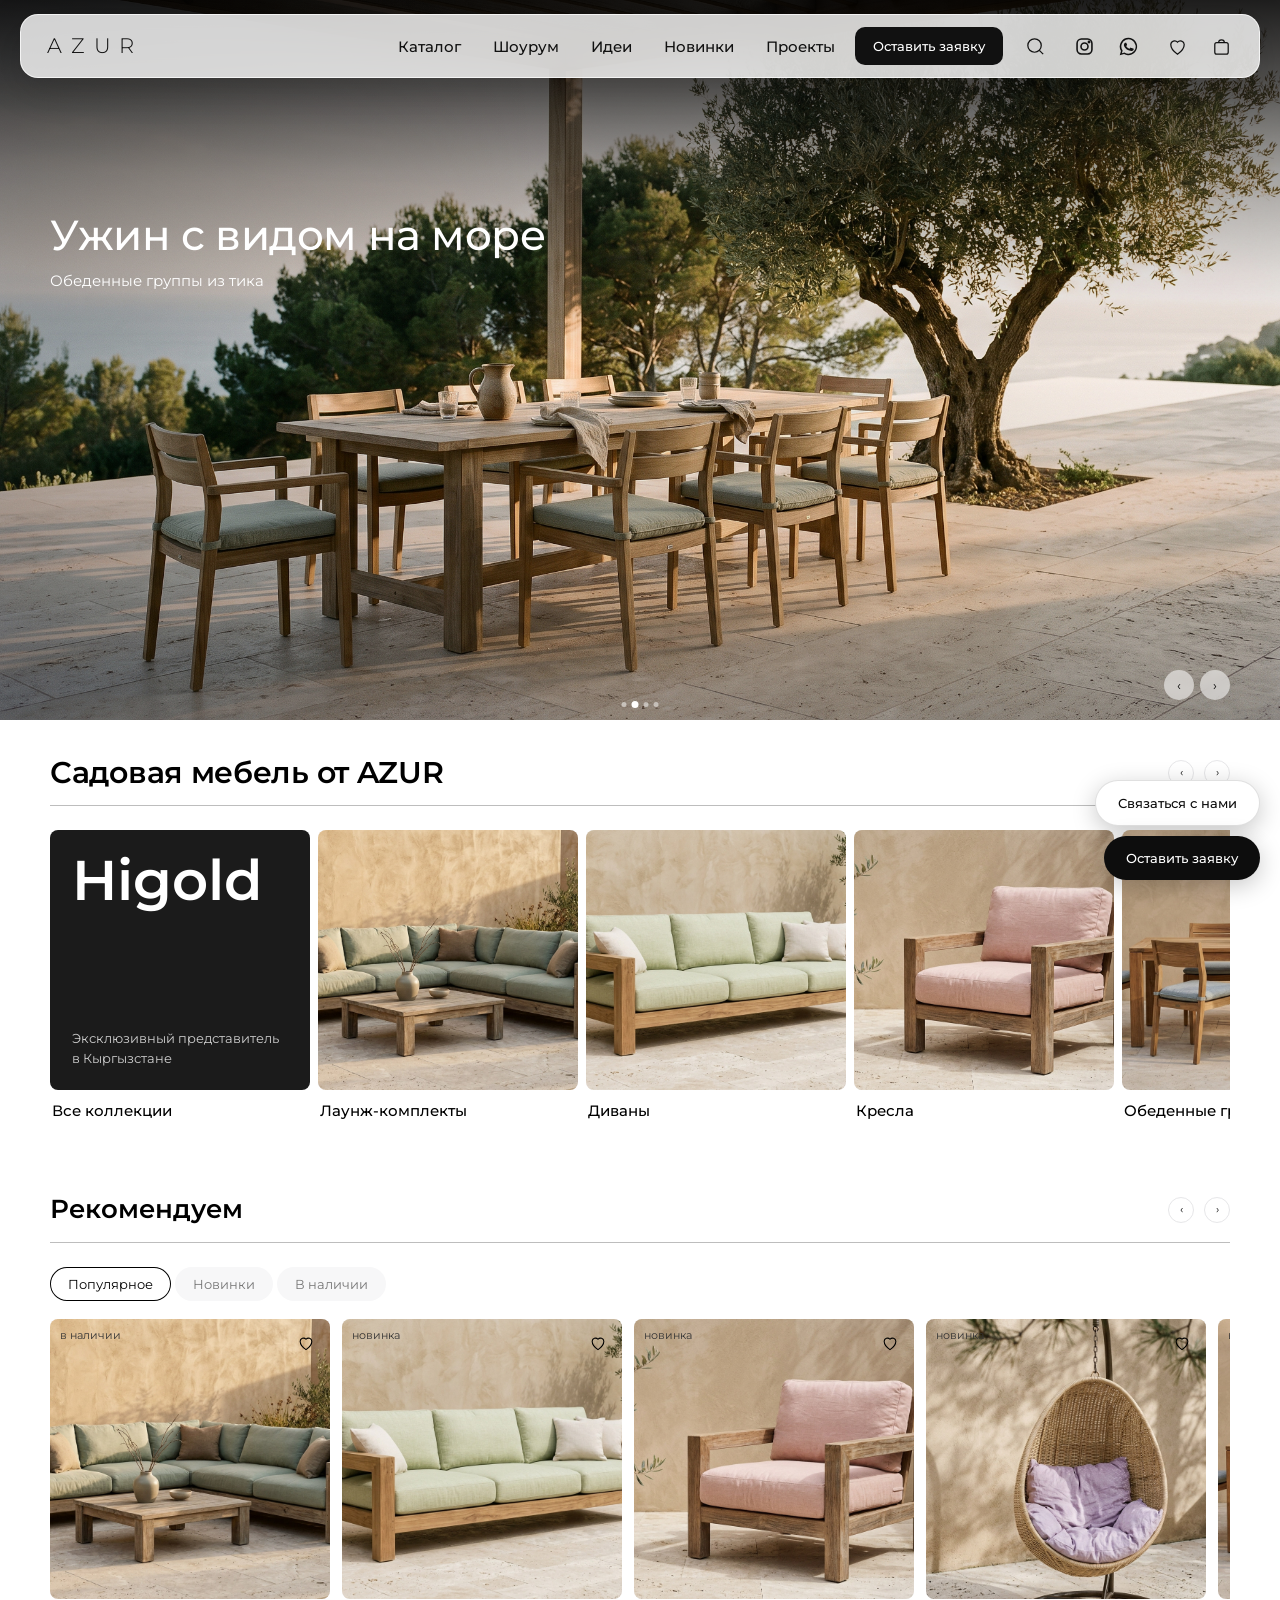
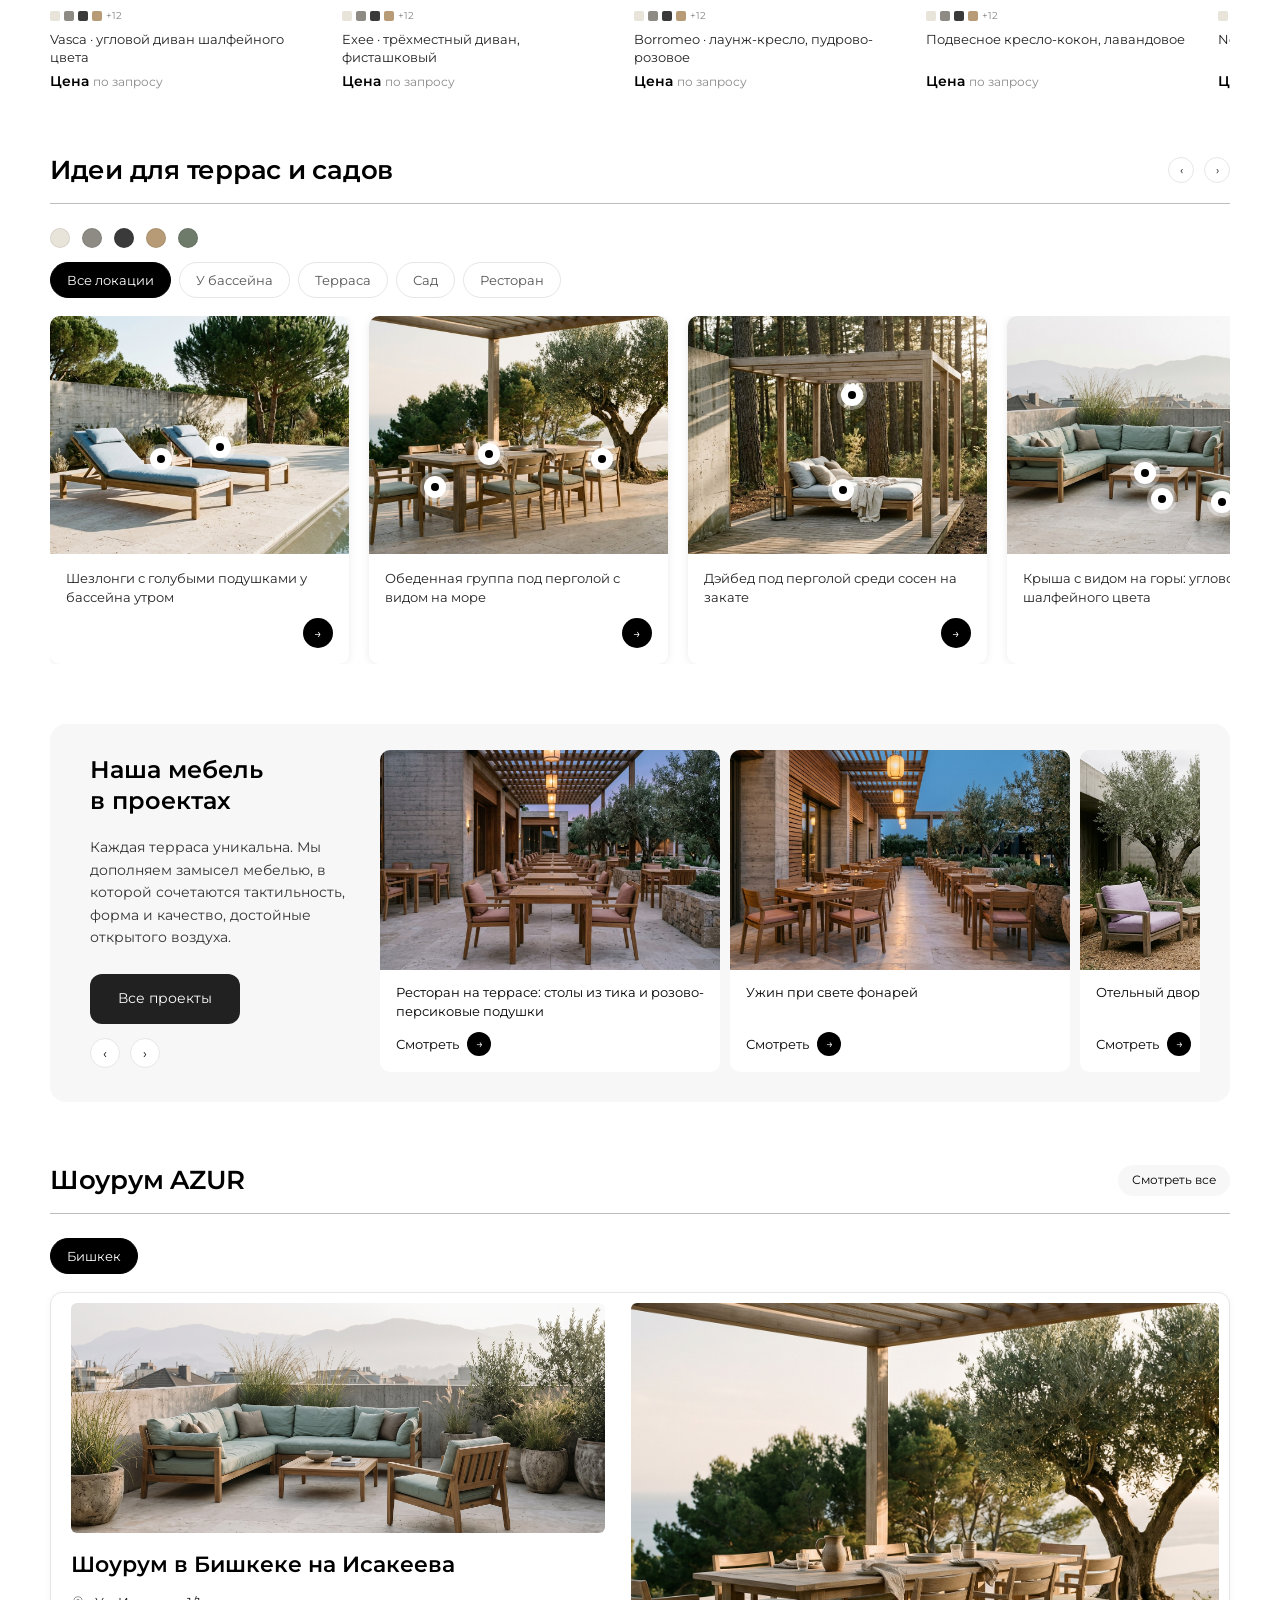
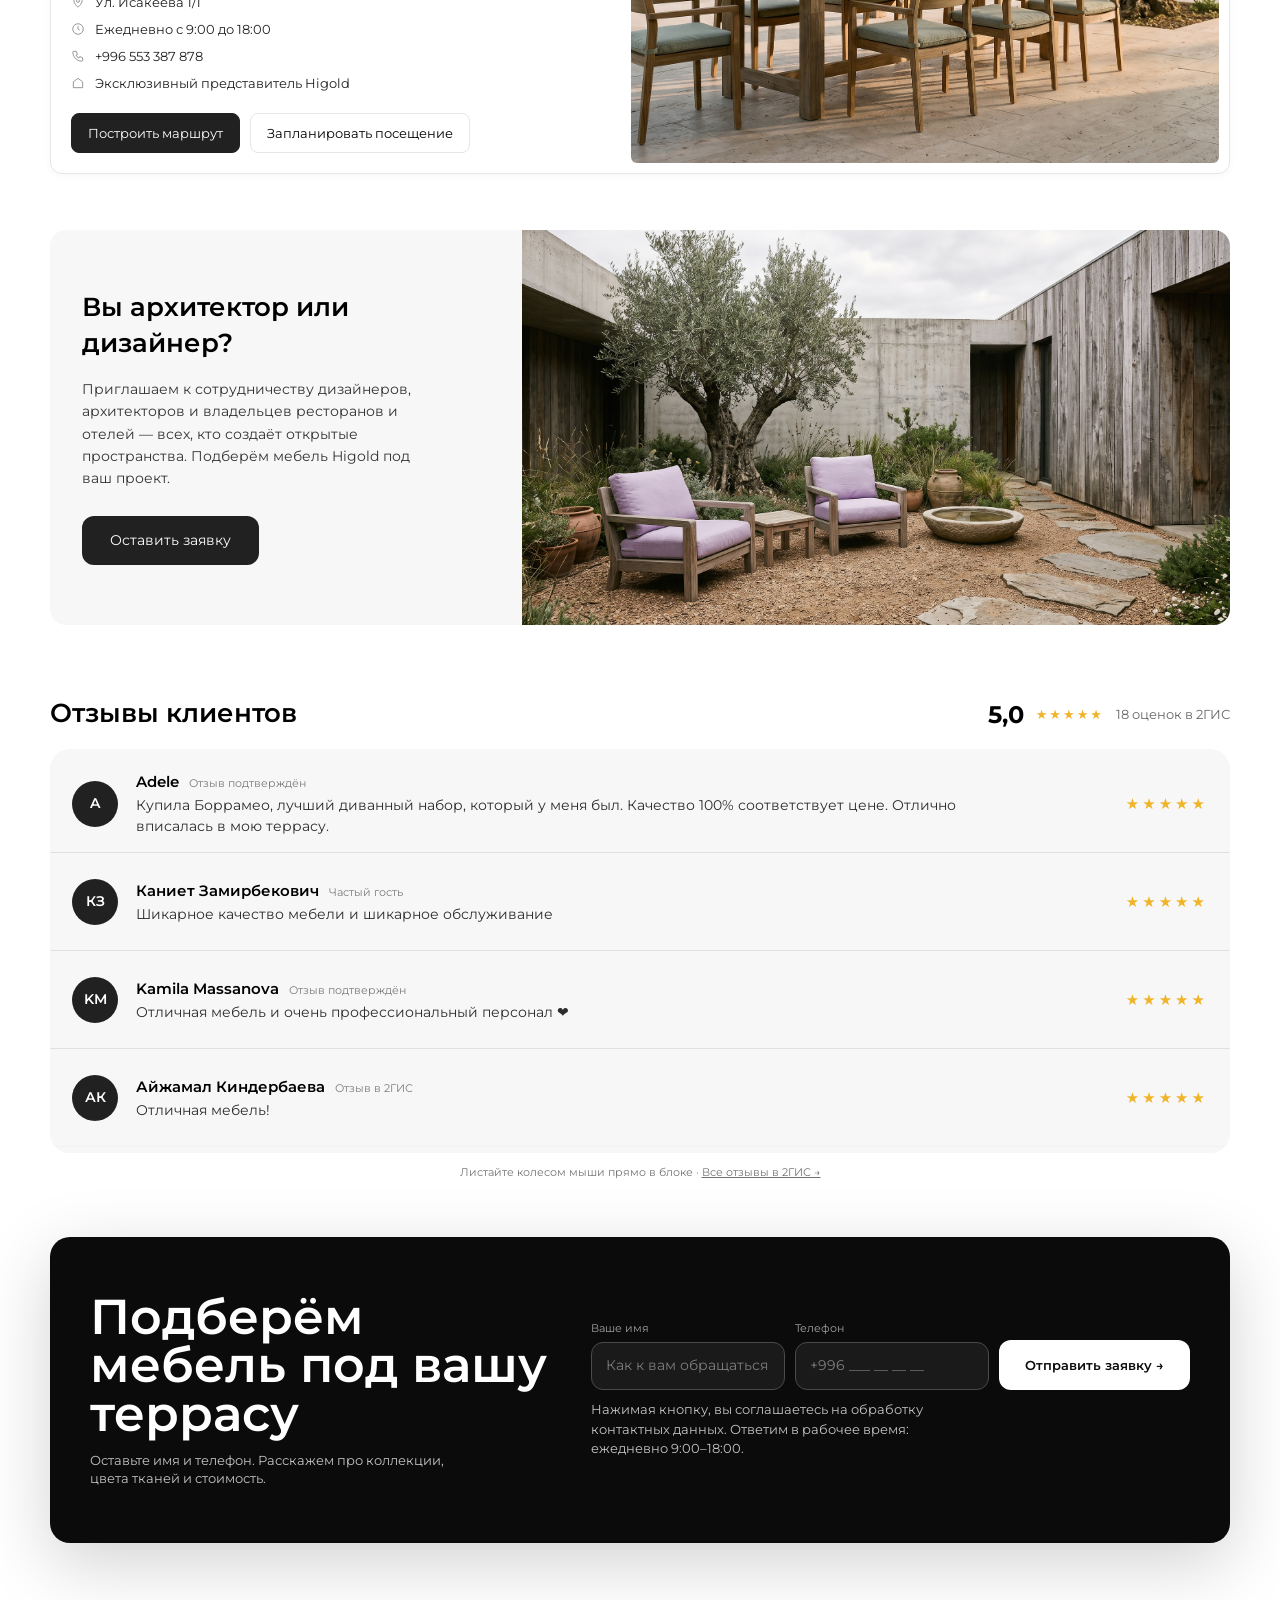
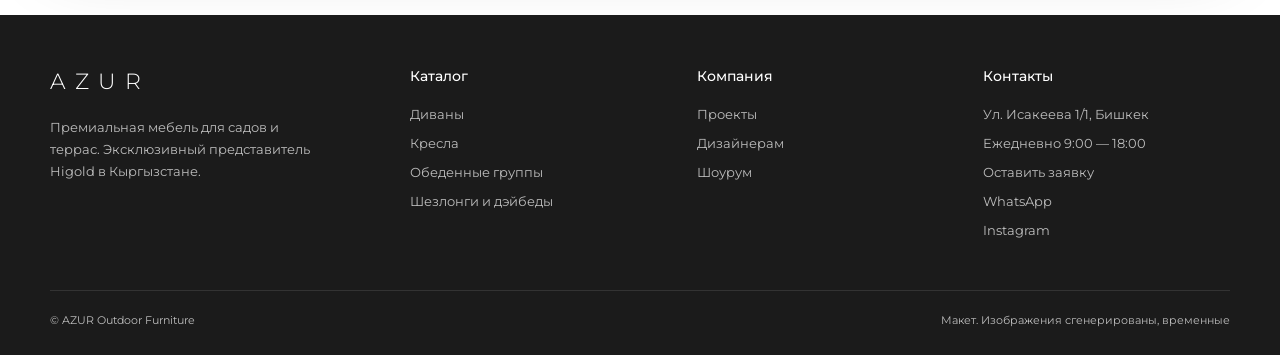
<file: variant-1.html>
<!doctype html>
<html lang="ru" data-v="1">
<head>
<meta charset="utf-8">
<meta name="viewport" content="width=device-width,initial-scale=1">
<title>AZUR — садовая мебель Higold, Бишкек</title>
<link rel="preconnect" href="https://fonts.googleapis.com">
<link href="https://fonts.googleapis.com/css2?family=Montserrat:wght@300;400;500;600&display=swap" rel="stylesheet">
<style>
:root{--ink:#000;--k:#212121;--mut:#8a8a8a;--g:#F7F7F8;--ln:#e6e6e8;--pad:50px}
*{box-sizing:border-box;margin:0;padding:0}
html{scroll-behavior:smooth}
body{font-family:Montserrat,system-ui,sans-serif;color:#000;background:#fff;-webkit-font-smoothing:antialiased;font-size:16px;line-height:1.4}
a{color:inherit;text-decoration:none}button{font:inherit;color:inherit;background:none;border:0;cursor:pointer}ul{list-style:none}img{display:block}
.w{padding:0 var(--pad);max-width:1920px;margin:0 auto}
/* ---------- header ---------- */
.hd{position:absolute;top:0;left:0;right:0;z-index:50;color:#fff;transition:background .3s}
.hd .top{height:44px;display:flex;justify-content:space-between;align-items:center;padding:0 var(--pad);font-size:13px;position:relative}
.hd .logo{position:absolute;left:50%;top:12px;transform:translateX(-50%);font-weight:300;font-size:22px;letter-spacing:.42em;margin-right:-.42em;white-space:nowrap;text-indent:.42em}
.hd .top .r{display:flex;gap:26px;align-items:center}
.hd .top .r span::after{content:"⌄";margin-left:6px;font-size:13px}
.hd .nav{display:flex;align-items:center;justify-content:space-between;padding:6px var(--pad) 0 calc(var(--pad) + 380px);height:46px}
.hd .m{display:flex;gap:34px;align-items:center;font-size:16px}
.hd .m a:hover{opacity:.6}
.ic{display:flex;gap:26px;align-items:center}
.ib{position:relative;width:24px;height:24px;display:grid;place-items:center}
.ib svg{width:23px;height:23px;stroke:currentColor;fill:none;stroke-width:1.3}
.ib b{position:absolute;top:-6px;right:-9px;min-width:16px;height:16px;border-radius:99px;background:#000;color:#fff;font-size:10px;display:none;place-items:center;font-weight:500;padding:0 4px}
.ib b.s{display:grid}
.burger{display:flex;flex-direction:column;gap:5px;width:24px}.burger i{display:block;height:1.3px;background:currentColor;width:24px}.burger i:nth-child(2){width:16px}
.hd.fx{position:fixed;background:#fff;color:#000;box-shadow:0 1px 0 var(--ln)}
.hd.fx .top{display:none}.hd.fx .nav{padding:0 var(--pad) 0 calc(var(--pad) + 380px);height:58px}
.hd.fx .logo{display:none}
.hd.fx .nav::before{content:"AZUR";position:absolute;left:var(--pad);font-weight:300;font-size:20px;letter-spacing:.42em}
/* ---------- hero ---------- */
.hero{position:relative;aspect-ratio:16/9;max-height:100vh;min-height:520px;overflow:hidden;background:#333}
.hero .sl{position:absolute;inset:0;opacity:0;transition:opacity .8s;background-size:cover;background-position:center 72%}
.hero .sl.on{opacity:1}
.hero::after{content:"";position:absolute;inset:0;background:linear-gradient(90deg,rgba(0,0,0,.22),transparent 42%),linear-gradient(180deg,rgba(0,0,0,.88),rgba(0,0,0,.66) 12%,rgba(0,0,0,.36) 24%,rgba(0,0,0,.12) 38%,transparent 50%,rgba(0,0,0,.16));pointer-events:none}
.hero .cap{position:absolute;left:var(--pad);top:212px;color:#fff;z-index:5}
.hero h2{font-size:42px;font-weight:500;line-height:1.1;letter-spacing:-.01em}
.hero p{margin:12px 0 28px;font-size:15px;font-weight:400}
.pill{display:inline-block;padding:11px 22px;border-radius:8px;font-size:16px;background:#fff;color:#000;transition:.25s}
.pill:hover{background:var(--k);color:#fff}
.pill.k{background:var(--k);color:#fff;border-radius:12px;font-size:14px;padding:15px 28px}.pill.k:hover{background:#444}
.hero .dots{position:absolute;left:50%;transform:translateX(-50%);bottom:12px;display:flex;gap:5px;z-index:5}
.hero .dots i{width:5px;height:5px;border-radius:50%;background:rgba(255,255,255,.5);cursor:pointer;transition:.3s}.hero .dots i.on{background:#fff;width:7px;height:7px;margin-top:-1px}
.hero .ar{position:absolute;right:var(--pad);bottom:20px;display:flex;gap:6px;z-index:5}
.cir{width:30px;height:30px;border-radius:50%;background:rgba(255,255,255,.55);color:#000;display:grid;place-items:center;transition:.2s;font-size:13px;backdrop-filter:blur(4px)}
.cir:hover{background:#fff}
/* ---------- sections ---------- */
section{padding-top:56px}
.sh{display:flex;justify-content:space-between;align-items:center;min-height:56px;padding-bottom:10px;gap:12px;border-bottom:1px solid #bdbdbd;margin-bottom:24px}
.sh h1,.sh h2{font-size:26px;font-weight:600;letter-spacing:-.01em}.sh h1{font-size:30px}
.sh .ctl{display:flex;gap:10px;align-items:center}
.sh .cir{background:#fff;border:1px solid var(--ln);width:26px;height:26px;font-size:11px}.sh .cir:hover{background:#000;color:#fff}
.sh .all{font-size:12px;background:var(--g);padding:7px 14px;border-radius:99px}
.rowx{display:flex;gap:8px;overflow-x:auto;scrollbar-width:none;scroll-snap-type:x mandatory}.rowx::-webkit-scrollbar{display:none}
.cat{flex:0 0 260px;scroll-snap-align:start;cursor:pointer;font-size:15px}
.cat .im{width:260px;height:260px;background:var(--g);border-radius:8px;overflow:hidden;position:relative}
.cat img{width:100%;height:100%;object-fit:cover;transition:transform .8s}.cat:hover img{transform:scale(1.05)}
.cat div.t{padding:10px 2px;font-weight:500}
.cat.promo .im{background:#1b1b1b;color:#fff;display:flex;flex-direction:column;justify-content:space-between;padding:22px}
.cat.promo b{font-size:56px;font-weight:600;line-height:1}.cat.promo span{font-size:13px;color:#cfcfcf;line-height:1.5}
.tabs{display:flex;gap:4px;margin-bottom:18px}
.tabs button{padding:8px 18px;border-radius:99px;background:var(--g);font-size:13px;color:#777;transition:.2s}
.tabs button.on{background:#fff;color:#000;box-shadow:inset 0 0 0 1px #000}
.pc{flex:0 0 280px;margin-right:4px;scroll-snap-align:start;cursor:pointer;position:relative}
.pc .im{width:280px;height:280px;background:var(--g);border-radius:8px;overflow:hidden;position:relative}
.pc img{width:100%;height:100%;object-fit:cover;transition:transform .8s}.pc:hover img{transform:scale(1.05)}
.pc .tg{position:absolute;left:10px;top:9px;font-size:11px;color:#333;z-index:2}
.pc .hv{position:absolute;right:8px;top:8px;width:32px;height:32px;display:grid;place-items:center;z-index:2}
.pc .hv svg{width:20px;height:20px;stroke:#000;fill:none;stroke-width:1.3}.pc .hv.on svg{fill:#000}
.pc .sw{display:flex;gap:4px;margin:10px 0 8px;align-items:center;font-size:10px;color:#888}.pc .sw i{width:10px;height:10px;border-radius:2px}
.pc .nm{font-size:13px;line-height:1.35;min-height:35px;color:#222;padding-right:6px}
.pc .pr{margin-top:6px;font-weight:600;font-size:14px}.pc .pr span{color:var(--mut);font-weight:400;font-size:12px}
/* ideas */
.cols{display:flex;gap:12px;margin-bottom:14px;flex-wrap:wrap}
.cols i{width:20px;height:20px;border-radius:50%;cursor:pointer;border:1px solid rgba(0,0,0,.08);transition:.2s;outline:1px solid transparent;outline-offset:3px}.cols i:hover{transform:scale(1.15)}.cols i.on{outline-color:#000}
.chips{display:flex;gap:8px;flex-wrap:wrap;margin-bottom:18px}
.chips button{padding:8px 16px;border:1px solid var(--ln);border-radius:99px;font-size:13px;color:#555;transition:.2s}
.chips button.on{background:#000;color:#fff;border-color:#000}.chips button:hover{border-color:#000}
.ic1{flex:0 0 299px;margin-right:12px;scroll-snap-align:start;border-radius:10px;box-shadow:0 1px 8px rgba(0,0,0,.08);background:#fff;overflow:hidden;cursor:pointer}
.ic1 .im{position:relative;height:238px;background:var(--g);overflow:hidden}
.ic1 .im img{width:100%;height:100%;object-fit:cover;transition:transform .8s}.ic1:hover .im img{transform:scale(1.04)}
.dot{position:absolute;width:22px;height:22px;border-radius:50%;background:#fff;display:grid;place-items:center;transform:translate(-50%,-50%);box-shadow:0 0 0 4px rgba(255,255,255,.35)}
.dot::before{content:"";width:8px;height:8px;border-radius:50%;background:#000}
.dot em{position:absolute;bottom:30px;left:50%;transform:translateX(-50%);background:#fff;padding:6px 10px;border-radius:6px;font-style:normal;font-size:11px;white-space:nowrap;opacity:0;pointer-events:none;transition:.2s;box-shadow:0 2px 10px rgba(0,0,0,.15)}
.dot:hover em{opacity:1}
.ic1 .t{padding:16px 16px 0;font-size:12.5px;line-height:1.5;min-height:64px;color:#222}
.ic1 .l{display:flex;justify-content:flex-end;padding:0 16px 16px}
.ic1 .l i{width:30px;height:30px;border-radius:50%;background:#000;color:#fff;display:grid;place-items:center;font-style:normal;font-size:13px}
.panel{margin-top:60px;background:var(--g);border-radius:16px;padding:26px 30px 30px 40px;display:grid;grid-template-columns:260px 1fr;gap:30px;align-items:center}
.panel h2{font-size:24px;font-weight:600;line-height:1.3}
.panel p{margin:20px 0 26px;line-height:1.6;color:#333;font-size:14px}
.panel .rowx{gap:10px}
.pj{flex:0 0 340px;background:#fff;border-radius:10px;overflow:hidden;scroll-snap-align:start;cursor:pointer}
.pj img{width:100%;height:220px;object-fit:cover;transition:transform .8s}.pj:hover img{transform:scale(1.04)}.pj .im{overflow:hidden}
.pj .t{padding:14px 16px 4px;font-size:12.5px;line-height:1.5;min-height:56px}
.pj .l{display:flex;align-items:center;gap:8px;padding:6px 16px 16px;font-size:13px}
.pj .l i{width:24px;height:24px;border-radius:50%;background:#000;color:#fff;display:grid;place-items:center;font-style:normal;font-size:12px}
.pcn{display:flex;gap:10px;margin-top:14px}
.pcn .cir{background:#fff;border:1px solid var(--ln)}
/* shop */
.shop{border:1px solid var(--ln);border-radius:12px;padding:10px;display:grid;grid-template-columns:1fr 1.05fr;gap:10px;box-shadow:0 1px 8px rgba(0,0,0,.04)}
.shop .a{padding:0 16px 10px 10px;display:flex;flex-direction:column}
.shop .a .im{height:230px;border-radius:6px;overflow:hidden;margin-bottom:18px}
.shop .a img,.shop .b img{width:100%;height:100%;object-fit:cover}
.shop h3{font-size:22px;font-weight:600;margin-bottom:14px;line-height:1.25}
.shop ul{display:grid;gap:9px;font-size:13px;color:#222;margin-bottom:20px}
.shop li{display:flex;gap:10px;align-items:center}.shop li svg{width:14px;height:14px;stroke:#777;fill:none;stroke-width:1.3;flex:none}
.shop .btns{display:flex;gap:10px;margin-top:auto;flex-wrap:wrap}
.shop .b{border-radius:6px;overflow:hidden;min-height:420px}
.btn2{padding:10px 16px;font-size:13px;border:1px solid var(--ln);border-radius:8px;background:#fff;transition:.2s}.btn2:hover{border-color:#000}
.btn2.k{background:var(--k);color:#fff;border-color:var(--k)}.btn2.k:hover{background:#444}
.des{margin-top:0;display:grid;grid-template-columns:1fr 1.5fr;background:var(--g);border-radius:16px;overflow:hidden;min-height:340px}
.des .t{padding:32px 32px;align-self:center}
.des h2{font-size:26px;font-weight:600;margin-bottom:16px}.des p{line-height:1.6;color:#333;max-width:360px;margin-bottom:26px;font-size:14px}
.des img{width:100%;height:100%;object-fit:cover}
footer{background:#1b1b1b;color:#bdbdbd;margin-top:72px;padding:52px 0 26px;font-size:13px}
footer .g{display:grid;grid-template-columns:1.3fr 1fr 1fr 1fr;gap:40px}
footer h4{color:#fff;font-weight:500;margin-bottom:18px;font-size:14px}footer li{margin-bottom:11px}footer a:hover{color:#fff}
footer .logo{color:#fff;font-weight:300;font-size:22px;letter-spacing:.42em}
footer .cp{border-top:1px solid #333;margin-top:40px;padding-top:22px;display:flex;justify-content:space-between;font-size:11px;flex-wrap:wrap;gap:10px}
/* overlays */
.ov{position:fixed;inset:0;background:rgba(0,0,0,.5);z-index:200;display:none;align-items:center;justify-content:center;padding:20px}
.ov.on{display:flex}
.qv{background:#fff;border-radius:16px;max-width:940px;width:100%;max-height:92vh;overflow:auto;display:grid;grid-template-columns:1.1fr 1fr;position:relative}
.qv .im{background:var(--g)}.qv .im img{width:100%;height:100%;object-fit:cover;min-height:380px}
.qv .tx{padding:44px 38px}
.qv h3{font-size:24px;font-weight:600;margin:8px 0 14px;line-height:1.2}
.qv p{line-height:1.7;color:#444;margin-bottom:20px;font-size:14px}
.qv .sws{display:flex;gap:10px;margin:8px 0 24px}.qv .sws i{width:28px;height:28px;border-radius:50%;border:1px solid rgba(0,0,0,.12);cursor:pointer;outline:2px solid transparent;outline-offset:3px;transition:.2s}.qv .sws i.on{outline-color:#000}
.qv .x{position:absolute;right:14px;top:14px;z-index:3;background:#fff;border:1px solid var(--ln)}
.qv table{width:100%;border-collapse:collapse;margin-bottom:26px;font-size:13px}.qv td{padding:11px 0;border-top:1px solid var(--ln)}.qv td:first-child{color:var(--mut);width:120px}
.dr{position:fixed;top:0;right:0;bottom:0;width:min(420px,100%);background:#fff;z-index:210;transform:translateX(100%);transition:.5s cubic-bezier(.7,0,.2,1);display:flex;flex-direction:column;padding:26px}
.dr.on{transform:none}
.dr h3{font-size:20px;font-weight:600;margin-bottom:18px;display:flex;justify-content:space-between;align-items:center}
.dr .li{flex:1;overflow:auto}
.dr .it{display:grid;grid-template-columns:70px 1fr 24px;gap:14px;align-items:center;padding:14px 0;border-bottom:1px solid var(--ln);font-size:13px}
.dr .it img{width:70px;height:70px;object-fit:cover;border-radius:8px}.dr .it small{color:var(--mut)}
.dr .em{color:var(--mut);padding:30px 0;line-height:1.6;font-size:14px}
.sr{position:fixed;inset:0;z-index:220;background:#fff;transform:translateY(-100%);transition:.5s cubic-bezier(.7,0,.2,1);padding:70px var(--pad);overflow:auto}
.sr.on{transform:none}
.sr input{width:100%;border:0;border-bottom:1px solid #000;font:300 clamp(26px,4vw,44px) Montserrat;padding:14px 0;outline:0}
.sr .res{display:grid;grid-template-columns:repeat(auto-fill,minmax(220px,1fr));gap:14px;margin-top:30px}
.sr .pc{flex:none}.sr .pc .im{width:100%}
.mn{position:fixed;inset:0 auto 0 0;width:min(380px,100%);background:#fff;z-index:215;transform:translateX(-100%);transition:.5s cubic-bezier(.7,0,.2,1);padding:26px}
.mn.on{transform:none}.mn a{display:block;font-size:20px;padding:14px 0;border-bottom:1px solid var(--ln)}.mn a:hover{padding-left:8px}
.toast{position:fixed;left:50%;top:84px;white-space:nowrap;transform:translate(-50%,-30px);background:#212121;color:#fff;padding:12px 22px;border-radius:10px;font-size:13px;z-index:300;opacity:0;transition:.4s;pointer-events:none}
.toast.on{opacity:1;transform:translate(-50%,0)}
@media(max-width:1100px){.hd .nav,.hd.fx .nav{padding-left:var(--pad)}.hd.fx .nav::before{display:none}.hd .m a:nth-child(n+4){display:none}}
@media(max-width:800px){:root{--pad:18px}.hd .top .r span,.hd .m a{display:none}.hd .nav,.hd.fx .nav{padding-left:var(--pad)}.hd.fx .nav::before{display:none}.hd .logo{font-size:18px}.sh h1,.sh h2{font-size:21px}.hero{height:460px;min-height:0;aspect-ratio:auto}.hero .cap{top:150px}.hero h2{font-size:30px}.cat,.cat .im{flex-basis:200px;width:200px}.cat .im{height:200px}.pc,.pc .im{flex-basis:220px;width:220px}.pc .im{height:220px}.panel,.shop,.des,.qv,footer .g{grid-template-columns:1fr}.panel{padding:22px}.pj{flex-basis:78%}.qv .im img{min-height:260px}.shop .b{min-height:260px}.ic1{flex-basis:260px}}

.lead-pill{background:#fff;color:#000;border-radius:8px;padding:9px 18px;font-size:13px;font-weight:500;transition:.25s;white-space:nowrap}
.lead-pill:hover{opacity:.75}
.hd.fx .lead-pill{background:#212121;color:#fff}
.pill.ghost{background:#0b0b0b;color:#fff;border:1px solid #0b0b0b;margin-left:8px}.pill.ghost:hover{background:#fff;color:#000}
.lm-block{margin:0}
@media(max-width:800px){.hd .ic{gap:12px}.hd .nav .m{gap:0}.lead-pill{padding:7px 10px;font-size:11px}.pill.ghost{margin:8px 0 0}}


/* Меню B: светлая матовая плавающая панель */
.hd,.hd.fx{position:fixed;top:0;left:0;right:0;background:none;box-shadow:none;color:#111;padding:14px 20px 0;z-index:60}
.hd .bar{display:grid;grid-template-columns:1fr auto 1fr;align-items:center;gap:20px;padding:12px 26px;border-radius:18px;background:rgba(255,255,255,.8);backdrop-filter:blur(22px) saturate(1.4);-webkit-backdrop-filter:blur(22px) saturate(1.4);border:1px solid rgba(255,255,255,.75);box-shadow:0 8px 40px rgba(0,0,0,.16);max-width:1760px;margin:0 auto}
.hd .bl{display:flex;align-items:center;gap:18px}
.hd .logo,.hd.fx .logo{display:block;position:static;transform:none;font-weight:300;font-size:21px;letter-spacing:.42em;margin:0;text-indent:0;color:#111;white-space:nowrap}
.hd .burger{display:none}
.hd .bm{display:flex;gap:32px;font-size:15px;font-weight:500}
.hd .bm a{position:relative;padding:4px 0;color:#111}
.hd .bm a::after{content:"";position:absolute;left:0;right:0;bottom:-2px;height:1.5px;background:#111;transform:scaleX(0);transform-origin:left;transition:transform .3s}
.hd .bm a:hover::after{transform:scaleX(1)}
.hd .ic{display:flex;gap:20px;align-items:center;justify-content:flex-end}
.hd .lead-pill,.hd.fx .lead-pill{background:#111;color:#fff;border-radius:10px;padding:10px 18px;font-size:13px;font-weight:500;white-space:nowrap}
.hd .ib{color:#111}
.hd.fx .bar{background:rgba(255,255,255,.86)}
.hd.fx::before{content:none}
@media(max-width:1000px){.hd .bar{grid-template-columns:1fr auto}.hd .bm{display:none}.hd .burger{display:flex}.hd .bar{padding:10px 16px}.hd .logo{font-size:17px}.hd .ic{gap:12px}.hd .lead-pill{padding:8px 12px;font-size:11px}}
@media(max-width:700px){.hd .ic a.ib,.hd .ic #fb{display:none}.hd .bar{gap:8px}}
.hero .cap .pill,.hero .cap .ghost{display:none}
.hero .cap p{margin-bottom:0}

.rv{padding:70px 0 0}.rv-in{max-width:none}
.rv-h{display:flex;justify-content:space-between;align-items:flex-end;gap:20px;flex-wrap:wrap;border-bottom:1px solid #bdbdbd;padding-bottom:16px;margin-bottom:24px}
.rv-h h2{font-size:26px;font-weight:600}.rv-h p{color:#8a8a8a;font-size:13px;margin-top:4px}
.rv-sc{display:flex;align-items:center;gap:12px;background:#F7F7F8;border-radius:99px;padding:10px 20px;font-size:13px;transition:.25s}.rv-sc:hover{background:#ececee}
.rv-sc b{font-size:22px;font-weight:600}.rv-st{color:#f2a900;letter-spacing:2px}.rv-sc em{font-style:normal;color:#666}.rv-sc i{font-style:normal;font-weight:600}
.rv-g{display:grid;grid-template-columns:repeat(3,1fr);gap:14px}
.rv-c{background:#F7F7F8;border-radius:16px;padding:26px;display:flex;flex-direction:column;justify-content:space-between;gap:26px;min-height:190px}
.rv-t{font-size:17px;line-height:1.45;font-weight:500}
.rv-f{display:flex;gap:12px;align-items:center}.rv-a{width:40px;height:40px;border-radius:50%;background:#212121;color:#fff;display:grid;place-items:center;font-size:13px;font-weight:600}.rv-f b{display:block;font-size:14px}.rv-f small{color:#8a8a8a;font-size:12px}
@media(max-width:900px){.rv-g{grid-template-columns:1fr}}

.rv2{padding:70px 0 0}
.rv2-in{display:grid;grid-template-columns:300px 1fr;gap:14px}
.rv2-s{background:#212121;color:#fff;border-radius:24px;padding:34px 30px;display:flex;flex-direction:column;justify-content:space-between;min-height:420px}
.rv2-s small{color:#a9a9a9;font-size:12px;letter-spacing:.06em}
.rv2-n{font-size:88px;font-weight:600;line-height:1;letter-spacing:-.03em;margin-top:30px}
.rv2-st{color:#f5b301;font-size:20px;letter-spacing:3px;margin-top:10px}.rv2-s p{color:#cfcfcf;font-size:14px;margin-top:12px}
.rv2-s a{margin-top:30px;background:#fff;color:#111;border-radius:12px;padding:14px 18px;font-size:13px;font-weight:500;text-align:center;transition:.25s}.rv2-s a:hover{background:#e9e9e9}
.rv2-m{background:#F7F7F8;border-radius:24px;padding:34px 38px;display:flex;flex-direction:column}
.rv2-m h2{font-size:26px;font-weight:600;margin-bottom:22px}
.rv2-big{flex:1;display:flex;flex-direction:column;justify-content:space-between;gap:26px;transition:opacity .22s,transform .22s}.rv2-big.sw{opacity:0;transform:translateY(8px)}
.rv2-q{font-size:90px;line-height:.6;color:#c9c9cd;font-family:Georgia,serif;height:40px}
.rv2-big p{font-size:clamp(22px,2.3vw,32px);line-height:1.35;font-weight:500;letter-spacing:-.01em;max-width:780px}
.rv2-big footer{display:flex;gap:14px;align-items:center}.rv2-big footer i{width:46px;height:46px;border-radius:50%;background:#212121;color:#fff;display:grid;place-items:center;font-style:normal;font-size:14px;font-weight:600}
.rv2-big b{display:block;font-size:15px}.rv2-big small{color:#8a8a8a;font-size:12px}
.rv2-r{display:grid;grid-template-columns:repeat(4,1fr);gap:10px;margin-top:26px}
.rv2-c{background:#fff;border:1px solid #e4e4e6;border-radius:14px;padding:16px;text-align:left;display:flex;flex-direction:column;justify-content:space-between;gap:14px;min-height:112px;cursor:pointer;font:inherit;transition:.25s}
.rv2-c span{font-size:13px;line-height:1.4;color:#222;display:-webkit-box;-webkit-line-clamp:3;-webkit-box-orient:vertical;overflow:hidden}.rv2-c em{font-style:normal;font-size:12px;color:#8a8a8a}
.rv2-c:hover,.rv2-c.on{border-color:#111}
@media(max-width:1000px){.rv2-in{grid-template-columns:1fr}.rv2-s{min-height:0}.rv2-r{grid-template-columns:repeat(2,1fr)}.rv2-m{padding:24px 20px}}

.rv3{padding:9vw 0 0}
.rv3-top{display:flex;justify-content:space-between;align-items:flex-end;gap:20px;flex-wrap:wrap;margin-bottom:26px}
.rv3-sc{display:flex;align-items:center;gap:12px;font-size:13px}.rv3-sc b{font-size:24px}.rv3-sc span{color:#f0b429;letter-spacing:2px}.rv3-sc em{font-style:normal;opacity:.65}
.rv3-sl{transition:opacity .18s,transform .18s}.rv3-sl.o{opacity:0;transform:translateY(8px)}
.rv3-h{display:grid;grid-template-columns:auto 1fr auto;gap:22px;align-items:center}
.rv3-av{width:76px;height:76px;border-radius:50%;display:grid;place-items:center;font-weight:600;font-size:22px}
.rv3-m small{display:block;font-size:12px;letter-spacing:.08em;opacity:.55;margin-bottom:6px}.rv3-m small i{font-style:normal;margin:0 8px}
.rv3-m b{font-weight:500;font-size:30px;line-height:1.1}
.rv3-st{color:#f0b429;font-size:30px;letter-spacing:4px;white-space:nowrap}
.rv3-b{display:grid;grid-template-columns:76px 1fr;gap:22px;margin-top:30px}
.rv3-q{font:700 90px/.9 Georgia,serif;opacity:.2}
.rv3-b p{font-size:clamp(18px,1.7vw,24px);line-height:1.65;max-width:980px;opacity:.85}
.rv3-btn{display:inline-block;margin:26px 0 0 98px;border:1px solid currentColor;padding:15px 30px;font-size:13px;letter-spacing:.1em;text-transform:uppercase;opacity:.7;transition:.25s}.rv3-btn:hover{opacity:1;background:#111;color:#fff;border-color:#111}
.rv3-nav{display:flex;justify-content:space-between;align-items:center;margin-top:34px;padding-top:20px;border-top:1px solid rgba(0,0,0,.12)}
.rv3-dots{display:flex;gap:8px}.rv3-dots button{width:9px;height:9px;border-radius:50%;background:rgba(0,0,0,.2);transition:.25s;border:0;cursor:pointer;padding:0}.rv3-dots button.on{background:#111;width:26px;border-radius:99px}
.rv3-ar{display:flex;align-items:center;gap:12px;font-size:12px}.rv3-ar button{width:40px;height:40px;border-radius:50%;border:1px solid rgba(0,0,0,.25);background:none;cursor:pointer;font-size:15px;transition:.25s}.rv3-ar button:hover{background:#111;color:#fff;border-color:#111}
.rv3-hint{font-size:11px;opacity:.5;margin-top:12px;text-align:center}
@media(max-width:800px){.rv3-h{grid-template-columns:auto 1fr}.rv3-st{grid-column:1/3;font-size:22px}.rv3-m b{font-size:22px}.rv3-av{width:56px;height:56px;font-size:17px}.rv3-b{grid-template-columns:1fr}.rv3-q{display:none}.rv3-btn{margin-left:0}}
.rv3{padding-top:70px}.rv3-top h2{font-size:26px;font-weight:600}.rv3-box{background:#F7F7F8;border-radius:24px;padding:44px 52px 28px;cursor:default}.rv3-av{background:#212121;color:#fff}.rv3-btn{border-radius:12px;background:#fff}

.rv4{--rh:98px;padding:9vw 0 0}
.rv4-top{display:flex;justify-content:space-between;align-items:flex-end;gap:20px;flex-wrap:wrap;margin-bottom:18px}
.rv4-sc{display:flex;align-items:center;gap:12px;font-size:13px}.rv4-sc b{font-size:24px}.rv4-sc span{color:#f0b429;letter-spacing:2px}.rv4-sc em{font-style:normal;opacity:.6}
.rv4-box{position:relative}
.rv4-l{height:calc(var(--rh)*4);overflow-y:auto;scroll-snap-type:y mandatory;scrollbar-width:thin;scrollbar-color:rgba(0,0,0,.25) transparent}
.rv4-l::-webkit-scrollbar{width:5px}.rv4-l::-webkit-scrollbar-thumb{background:rgba(0,0,0,.25);border-radius:9px}
.rv4-r{height:var(--rh);scroll-snap-align:start;display:grid;grid-template-columns:auto 1fr auto;gap:18px;align-items:center;padding:0 22px;border-bottom:1px solid rgba(0,0,0,.09);color:inherit;text-decoration:none;transition:background .2s}
.rv4-r:hover{background:rgba(0,0,0,.035)}
.rv4-av{width:46px;height:46px;border-radius:50%;display:grid;place-items:center;font-size:14px;font-weight:600}
.rv4-n{display:flex;gap:10px;align-items:baseline;margin-bottom:3px}.rv4-n b{font-size:15px;font-weight:600}.rv4-n small{font-size:11px;opacity:.5}
.rv4-t p{font-size:14px;line-height:1.45;opacity:.82;display:-webkit-box;-webkit-line-clamp:2;-webkit-box-orient:vertical;overflow:hidden;max-width:880px}
.rv4-st{color:#f0b429;font-size:15px;letter-spacing:3px;white-space:nowrap}
.rv4-fade{position:absolute;left:0;right:0;bottom:0;height:34px;pointer-events:none}
.rv4-h{font-size:11px;opacity:.55;margin-top:12px;text-align:center}.rv4-h a{text-decoration:underline}
@media(max-width:800px){.rv4{--rh:116px}.rv4-r{grid-template-columns:auto 1fr;padding:0 12px}.rv4-st{display:none}}
.rv4{padding-top:70px}.rv4-top h2{font-size:26px;font-weight:600}.rv4-box{background:#F7F7F8;border-radius:20px;overflow:hidden;padding:6px 0}.rv4-av{background:#212121;color:#fff}.rv4-fade{background:linear-gradient(transparent,#F7F7F8)}
</style>
<link rel="stylesheet" href="lead.css">
</head>
<body>

<header class="hd" id="hd"><div class="bar">
  <div class="bl"><button class="burger" id="bg" aria-label="Меню"><i></i><i></i><i></i></button><a class="logo" href="variant-1.html">AZUR</a></div>
  <nav class="bm"><a href="variant-1-catalog.html">Каталог</a><a href="#showroom">Шоурум</a><a href="#ideas">Идеи</a><a href="#catalog">Новинки</a><a href="#projects">Проекты</a></nav>
  <div class="ic">
      <button class="lead-pill" data-lead="general" data-source="header">Оставить заявку</button>
      <button class="ib" id="sb" aria-label="Поиск"><svg viewBox="0 0 24 24"><circle cx="11" cy="11" r="7"/><path d="M20 20l-4-4"/></svg></button>
      <span class="socl ibs"><a href="https://www.instagram.com/azur.outdoor.kg/" target="_blank" rel="noopener" aria-label="Instagram"><svg viewBox="0 0 24 24" fill="none" stroke="currentColor" stroke-width="1.8"><rect x="3.500" y="3.500" width="17" height="17" rx="5"/><circle cx="12" cy="12" r="4"/><circle cx="17.200" cy="6.800" r=".8" fill="currentColor"/></svg></a><a href="https://wa.me/996553387878" target="_blank" rel="noopener" aria-label="WhatsApp"><svg viewBox="0 0 24 24" fill="currentColor"><path d="M12 2a10 10 0 00-8.6 15.1L2 22l4.9-1.3A10 10 0 1012 2zm0 18.2c-1.5 0-3-.4-4.2-1.200l-.3-.2-3 .8.8-2.900-.2-.3A8.200 8.200 0 1112 20.200zm4.500-6.100c-.2-.1-1.500-.7-1.700-.8-.2-.1-.4-.1-.6.100l-.8 1c-.1.200-.3.200-.5.100-1.500-.7-2.400-1.300-3.400-2.900-.3-.4.300-.4.800-1.300.1-.2 0-.3 0-.5l-.8-1.800c-.2-.5-.4-.4-.6-.4h-.5c-.2 0-.5.100-.7.300-.7.700-1 1.500-1 2.300.1 1 .5 2 1.200 2.800 1.300 1.700 2.900 2.900 4.900 3.600 1.800.6 2.500.5 3.300.4.600-.1 1.500-.6 1.700-1.300.2-.6.2-1.100.1-1.200l-.5-.2z"/></svg></a></span>
      <button class="ib" id="fb" aria-label="Избранное"><svg viewBox="0 0 24 24"><path d="M12 20s-7-4.500-7-10a4 4 0 017-2.500A4 4 0 0119 10c0 5.500-7 10-7 10z"/></svg><b id="fc"></b></button>
      <button class="ib" id="cb" aria-label="Запрос"><svg viewBox="0 0 24 24"><rect x="5" y="8" width="14" height="12" rx="2"/><path d="M9 8a3 3 0 016 0"/></svg><b id="cc"></b></button>
    </div>
</div></header>

<div class="hero" id="hero">
  <div class="cap"><h2 id="h1"></h2><p id="hp"></p><a class="pill" href="variant-1-catalog.html">Смотреть каталог</a><button class="pill ghost" data-lead="general" data-source="hero">Оставить заявку</button></div>
  <div class="dots" id="dots"></div>
  <div class="ar"><button class="cir" id="hp1">‹</button><button class="cir" id="hn1">›</button></div>
</div>

<div class="w">
<section id="cats" style="padding-top:30px">
  <div class="sh"><h1>Садовая мебель от AZUR</h1><div class="ctl"><button class="cir" id="cl">‹</button><button class="cir" id="cr">›</button></div></div>
  <div class="rowx" id="catsR"></div>
</section>

<section id="catalog">
  <div class="sh"><h2>Рекомендуем</h2><div class="ctl"><button class="cir" id="pl">‹</button><button class="cir" id="pr">›</button></div></div>
  <div class="tabs" id="tabs"><button class="on" data-t="all">Популярное</button><button data-t="new">Новинки</button><button data-t="stock">В наличии</button></div>
  <div class="rowx" id="rail"></div>
</section>

<section id="ideas">
  <div class="sh"><h2>Идеи для террас и садов</h2><div class="ctl"><button class="cir" id="il">‹</button><button class="cir" id="ir">›</button></div></div>
  <div class="cols" id="cols"></div>
  <div class="chips" id="chips"></div>
  <div class="rowx" id="idr"></div>

  <div class="panel" id="projects">
    <div><h2>Наша мебель<br>в проектах</h2><p>Каждая терраса уникальна. Мы дополняем замысел мебелью, в которой сочетаются тактильность, форма и качество, достойные открытого воздуха.</p><button class="pill k" id="allp">Все проекты</button><div class="pcn"><button class="cir" id="ppl">‹</button><button class="cir" id="ppr">›</button></div></div>
    <div class="rowx" id="prj"></div>
  </div>
</section>

<section id="showroom">
  <div class="sh"><h2>Шоурум AZUR</h2><div class="ctl"><a class="all" href="https://www.instagram.com/azur.outdoor.kg/" target="_blank">Смотреть все</a></div></div>
  <div class="chips"><button class="on">Бишкек</button></div>
  <div class="shop">
    <div class="a"><div class="im"><img data-u="f19" alt=""></div><h3>Шоурум в Бишкеке на Исакеева</h3>
      <ul>
        <li><svg viewBox="0 0 24 24"><path d="M12 21s-7-6-7-11a7 7 0 0114 0c0 5-7 11-7 11z"/><circle cx="12" cy="10" r="2.500"/></svg>Ул. Исакеева 1/1</li>
        <li><svg viewBox="0 0 24 24"><circle cx="12" cy="12" r="9"/><path d="M12 7v5l3 2"/></svg>Ежедневно с 9:00 до 18:00</li>
        <li><svg viewBox="0 0 24 24"><path d="M5 4h4l2 5-2.500 1.500a11 11 0 005 5L15 13l5 2v4a2 2 0 01-2 2A16 16 0 013 6a2 2 0 012-2z"/></svg>+996 553 387 878</li>
        <li><svg viewBox="0 0 24 24"><path d="M4 20V10l8-6 8 6v10z"/></svg>Эксклюзивный представитель Higold</li>
      </ul>
      <div class="btns"><a class="btn2 k" target="_blank" href="https://www.google.com/maps/search/?api=1&query=%D0%98%D1%81%D0%B0%D0%BA%D0%B5%D0%B5%D0%B2%D0%B0+1%2F1+%D0%91%D0%B8%D1%88%D0%BA%D0%B5%D0%BA">Построить маршрут</a><button class="btn2" id="book">Запланировать посещение</button></div></div>
    <div class="b"><img data-u="f03" alt=""></div>
  </div>
</section>

<section id="designers">
  <div class="des"><div class="t"><h2>Вы архитектор или дизайнер?</h2><p>Приглашаем к сотрудничеству дизайнеров, архитекторов и владельцев ресторанов и отелей — всех, кто создаёт открытые пространства. Подберём мебель Higold под ваш проект.</p><button class="pill k" data-lead="b2b" data-source="designers">Оставить заявку</button></div><img data-u="f23" alt=""></div>
</section>
</div>

<div class="w"><section class="rv4" id="reviews"><div class="rv4-top"><h2>Отзывы клиентов</h2><a class="rv4-sc" href="https://2gis.kg/bishkek/firm/70000001087686375/tab/reviews" target="_blank" rel="noopener"><b>5,0</b><span>★★★★★</span><em>18 оценок в 2ГИС</em></a></div>
<div class="rv4-box"><div class="rv4-l"><a class="rv4-r" href="https://2gis.kg/bishkek/firm/70000001087686375/tab/reviews" target="_blank" rel="noopener"><span class="rv4-av">A</span><div class="rv4-t"><div class="rv4-n"><b>Adele</b><small>Отзыв подтверждён</small></div><p>Купила Боррамео, лучший диванный набор, который у меня был. Качество 100% соответствует цене. Отлично вписалась в мою террасу.</p></div><span class="rv4-st">★★★★★</span></a><a class="rv4-r" href="https://2gis.kg/bishkek/firm/70000001087686375/tab/reviews" target="_blank" rel="noopener"><span class="rv4-av">КЗ</span><div class="rv4-t"><div class="rv4-n"><b>Каниет Замирбекович</b><small>Частый гость</small></div><p>Шикарное качество мебели и шикарное обслуживание</p></div><span class="rv4-st">★★★★★</span></a><a class="rv4-r" href="https://2gis.kg/bishkek/firm/70000001087686375/tab/reviews" target="_blank" rel="noopener"><span class="rv4-av">KM</span><div class="rv4-t"><div class="rv4-n"><b>Kamila Massanova</b><small>Отзыв подтверждён</small></div><p>Отличная мебель и очень профессиональный персонал ❤️</p></div><span class="rv4-st">★★★★★</span></a><a class="rv4-r" href="https://2gis.kg/bishkek/firm/70000001087686375/tab/reviews" target="_blank" rel="noopener"><span class="rv4-av">АК</span><div class="rv4-t"><div class="rv4-n"><b>Айжамал Киндербаева</b><small>Отзыв в 2ГИС</small></div><p>Отличная мебель!</p></div><span class="rv4-st">★★★★★</span></a><a class="rv4-r" href="https://2gis.kg/bishkek/firm/70000001087686375/tab/reviews" target="_blank" rel="noopener"><span class="rv4-av">АК</span><div class="rv4-t"><div class="rv4-n"><b>А. К.</b><small>Отзыв в 2ГИС</small></div><p>Шикарная мебель шикарного качества 😍🔥🔥🔥</p></div><span class="rv4-st">★★★★★</span></a></div><div class="rv4-fade"></div></div>
<p class="rv4-h">Листайте колесом мыши прямо в блоке · <a href="https://2gis.kg/bishkek/firm/70000001087686375/tab/reviews" target="_blank" rel="noopener">Все отзывы в 2ГИС →</a></p></section>
</div>
<div class="w"><section id="lead" style="padding-top:56px"><div class="lm-block"><div><h2>Подберём мебель под вашу террасу</h2><p>Оставьте имя и телефон. Расскажем про коллекции, цвета тканей и стоимость.</p></div><div data-lead-inline="general" data-source="home-block"></div></div></section></div>

<footer><div class="w"><div class="g">
  <div><div class="logo">AZUR</div><p style="margin-top:18px;line-height:1.7;max-width:260px">Премиальная мебель для садов и террас. Эксклюзивный представитель Higold в Кыргызстане.</p></div>
  <div><h4>Каталог</h4><ul><li><a href="variant-1-catalog.html?cat=sofas">Диваны</a></li><li><a href="variant-1-catalog.html?cat=armchairs">Кресла</a></li><li><a href="variant-1-catalog.html?cat=dining">Обеденные группы</a></li><li><a href="variant-1-catalog.html?cat=loungers">Шезлонги и дэйбеды</a></li></ul></div>
  <div><h4>Компания</h4><ul><li><a href="#projects">Проекты</a></li><li><a href="#designers">Дизайнерам</a></li><li><a href="#showroom">Шоурум</a></li></ul></div>
  <div><h4>Контакты</h4><ul><li>Ул. Исакеева 1/1, Бишкек</li><li>Ежедневно 9:00 — 18:00</li><li><a href="#" data-lead="general" data-source="footer">Оставить заявку</a></li><li><a href="https://wa.me/996553387878" target="_blank">WhatsApp</a></li><li><a href="https://www.instagram.com/azur.outdoor.kg/" target="_blank">Instagram</a></li></ul></div>
</div><div class="cp"><span>© AZUR Outdoor Furniture</span><span>Макет. Изображения сгенерированы, временные</span></div></div></footer>

<div class="ov" id="qvo"><div class="qv" id="qv"></div></div>
<div class="ov" id="bko"><div class="qv" id="bq" style="max-width:560px;grid-template-columns:1fr"></div></div>
<aside class="dr" id="dr"></aside>
<div class="sr" id="sr"><button class="cir" style="position:absolute;right:var(--pad);top:22px;background:var(--g)" id="sx">✕</button><input id="si" placeholder="Поиск по коллекциям"><div class="res" id="sres"></div></div>
<nav class="mn" id="mn"><button class="cir" style="background:var(--g);margin-bottom:20px" id="mx">✕</button><a href="#cats">Каталог</a><a href="#catalog">Новинки</a><a href="#ideas">Идеи</a><a href="#projects">Проекты</a><a href="#showroom">Шоурум</a><a href="#designers">Дизайнерам</a></nav>
<div class="toast" id="toast"></div>

<script>
const $=(s,r=document)=>r.querySelector(s),$$=(s,r=document)=>[...r.querySelectorAll(s)];
const IMG={f01:'f01.jpg',f03:'f03.jpg',f05:'f05.jpg',f07:'f07.jpg',f09:'f09.jpg',f10:'f10.jpg',f12:'f12.jpg',f14:'f14.jpg',f15:'f15.jpg',f17:'f17.jpg',f18:'f18.jpg',f19:'f19.jpg',f20:'f20.jpg',f21:'f21.jpg',f22:'f22.jpg',f23:'f23.jpg',f25:'f25.jpg',f26:'f26.jpg'};const IMGH={f01:'f01_h.jpg',f03:'f03_h.jpg',f05:'f05_h.jpg',f07:'f07_h.jpg',f09:'f09_h.jpg',f10:'f10_h.jpg',f12:'f12_h.jpg',f14:'f14_h.jpg',f15:'f15_h.jpg',f17:'f17_h.jpg',f18:'f18_h.jpg',f19:'f19_h.jpg',f20:'f20_h.jpg',f21:'f21_h.jpg',f22:'f22_h.jpg',f23:'f23_h.jpg',f25:'f25_h.jpg',f26:'f26_h.jpg'};const POS={"f15": "68% 50%", "f07": "36% 50%", "f10": "40% 50%", "f05": "50% 55%", "f14": "50% 55%"};
const I=k=>`src="${IMG[k]}" style="object-position:${(POS[k]||'50% 50%')}"`;
$$('img[data-u]').forEach(i=>i.src=IMGH[i.dataset.u]);
const WA='https://wa.me/996553387878?text=',enc=encodeURIComponent;
const toast=m=>{const t=$('#toast');t.textContent=m;t.classList.add('on');clearTimeout(toast.t);toast.t=setTimeout(()=>t.classList.remove('on'),2200)};
const scr=(id,dx)=>$(id).scrollBy({left:dx,behavior:'smooth'});
[['#cl','#catsR',-540],['#cr','#catsR',540],['#pl','#rail',-570],['#pr','#rail',570],['#il','#idr',-640],['#ir','#idr',640],['#ppl','#prj',-350],['#ppr','#prj',350]].forEach(([b,t,d])=>$(b).onclick=()=>scr(t,d));

/* hero */
const HS=[['f17','Вечер в сосновом саду','Тиковый дэйбед под перголой'],['f03','Ужин с видом на море','Обеденные группы из тика'],['f19','Городская терраса','Мягкие диваны в оттенках шалфея'],['f23','Двор, где тихо','Лаунж-кресла в сиреневых тонах']];
let hi=0,ht;
$('#hero').insertAdjacentHTML('afterbegin',HS.map((h,i)=>`<div class="sl ${i?'':'on'}" style="background-image:url('${IMGH[h[0]]}')"></div>`).join(''));
$('#dots').innerHTML=HS.map((_,i)=>`<i class="${i?'':'on'}"></i>`).join('');
function hs(i){hi=(i+HS.length)%HS.length;$$('.hero .sl').forEach((s,j)=>s.classList.toggle('on',j===hi));$$('#dots i').forEach((s,j)=>s.classList.toggle('on',j===hi));$('#h1').textContent=HS[hi][1];$('#hp').textContent=HS[hi][2];clearInterval(ht);ht=setInterval(()=>hs(hi+1),2000)}
$$('#dots i').forEach((d,i)=>d.onclick=()=>hs(i));$('#hp1').onclick=()=>hs(hi-1);$('#hn1').onclick=()=>hs(hi+1);hs(0);

/* categories */
const CATS=[['lounge','Лаунж-комплекты','f05'],['lounge','Диваны','f14'],['lounge','Кресла','f15'],['dining','Обеденные группы','f12'],['swing','Подвесные кресла','f07'],['lounge','Шезлонги','f09'],['lounge','Дэйбеды','f17'],['lounge','Лаунж у бассейна','f01']];
$('#catsR').innerHTML=`<div class="cat promo" data-c="all"><div class="im"><b>Higold</b><span>Эксклюзивный представитель в Кыргызстане</span></div><div class="t">Все коллекции</div></div>`+CATS.map(c=>`<div class="cat" data-c="${c[0]}"><div class="im"><img ${I(c[2])} loading="lazy"></div><div class="t">${c[1]}</div></div>`).join('');
const CATMAP={'Лаунж-комплекты':'sofas','Диваны':'sofas','Кресла':'armchairs','Обеденные группы':'dining','Стулья':'dining','Подвесные кресла':'armchairs','Шезлонги':'loungers','Дэйбеды':'loungers','Лаунж у бассейна':'loungers'};
$$('.cat').forEach(c=>c.onclick=()=>{const t=c.querySelector('.t').textContent.trim();const k=CATMAP[t];location.href='variant-1-catalog.html'+(k?'?cat='+k:'')});
const PID=n=>{n=n.toLowerCase();return n.includes('vasca')?'vasca':n.includes('exee')?'exee':n.includes('borromeo')?'borromeo':n.includes('кокон')?'cocoon':n.includes('nofi')?'nofi':n.includes('heck')?'heck':n.includes('дэйбед')?'daybed':n.includes('visconti')?'visconti':'vasca'};

/* products */
const SWC=['#E9E4DA','#8E8B85','#3A3A3A','#B79B76','#6F7B6A'];
const P=[
 {n:'Vasca · угловой диван шалфейного цвета',cat:'lounge',i:'f05',tags:['stock'],badge:'в наличии',d:'Угловой диван на каркасе из тика с низким столом.',m:'Тик · Лён'},
 {n:'Exee · трёхместный диван, фисташковый',cat:'lounge',i:'f14',tags:['new'],badge:'новинка',d:'Трёхместный диван с массивными тиковыми подлокотниками.',m:'Тик · Лён'},
 {n:'Borromeo · лаунж-кресло, пудрово-розовое',cat:'lounge',i:'f15',tags:['new'],badge:'новинка',d:'Глубокая посадка и тёплое дерево в деталях.',m:'Тик · Лён'},
 {n:'Подвесное кресло-кокон, лавандовое',cat:'swing',i:'f07',tags:['new','stock'],badge:'новинка',d:'Подвесное плетёное кресло для чтения и тишины.',m:'Плетение · Лён'},
 {n:'Nofi 2.0 · обеденная группа',cat:'dining',i:'f12',tags:['stock'],badge:'в наличии',d:'Обеденный стол и стулья с серо-голубыми подушками.',m:'Тик · Лён'},
 {n:'Heck · шезлонг, маслянисто-жёлтый',cat:'lounge',i:'f10',tags:['stock'],badge:'в наличии',d:'Шезлонг с регулируемой спинкой для отдыха у бассейна.',m:'Тик · Лён'},
 {n:'Дэйбед для террасы, серо-голубой',cat:'lounge',i:'f18',tags:[],badge:'',d:'Дэйбед из тика под перголой для долгих вечеров.',m:'Тик · Лён'},
 {n:'Visconti · лаунж-группа, мятная',cat:'lounge',i:'f20',tags:[],badge:'',d:'Угловой диван и стол из тика для террасы на крыше.',m:'Тик · Лён'}
];
let cf='all',tf='all',favs=new Set(),cart=[];
$$('#tabs button').forEach(b=>b.onclick=()=>{tf=b.dataset.t;$$('#tabs button').forEach(x=>x.classList.toggle('on',x===b));drawP()});
const HEART='<svg viewBox="0 0 24 24"><path d="M12 20s-7-4.500-7-10a4 4 0 017-2.500A4 4 0 0119 10c0 5.500-7 10-7 10z"/></svg>';
function drawP(){const L=P.map((p,i)=>({...p,k:i})).filter(p=>(cf==='all'||p.cat===cf)&&(tf==='all'||p.tags.includes(tf)));
 $('#rail').innerHTML=L.length?L.map(p=>`<div class="pc" data-k="${p.k}"><div class="im"><img ${I(p.i)} alt="${p.n}" loading="lazy">${p.badge?`<span class="tg">${p.badge}</span>`:''}<button class="hv ${favs.has(p.k)?'on':''}" data-f="${p.k}">${HEART}</button></div><div class="sw">${SWC.slice(0,4).map(c=>`<i style="background:${c}"></i>`).join('')}<span>+12</span></div><div class="nm">${p.n}</div><div class="pr">Цена <span>по запросу</span></div></div>`).join(''):'<p style="color:#888;padding:30px 0">В этой категории пока нет позиций — напишите нам, подберём под задачу.</p>';
 $$('#rail .pc').forEach(c=>c.onclick=e=>{if(e.target.closest('.hv'))return;location.href='variant-1-product.html?id='+PID(P[+c.dataset.k].n)});
 $$('#rail .hv').forEach(b=>b.onclick=()=>{const k=+b.dataset.f;favs.has(k)?favs.delete(k):favs.add(k);b.classList.toggle('on');cnt();toast(favs.has(k)?'Добавлено в избранное':'Убрано из избранного')})}
drawP();
function cnt(){[['#fc',favs.size],['#cc',cart.length]].forEach(([s,n])=>{$(s).textContent=n;$(s).classList.toggle('s',n>0)})}
function qv(k){const p=P[k];let sc=0;
 $('#qv').innerHTML=`<button class="cir x" id="qx">✕</button><div class="im"><img ${I(p.i)}></div><div class="tx"><small style="color:#888">${p.badge||'Higold'}</small><h3>${p.n}</h3><p>${p.d}</p><div style="font-size:12px;color:#888">Цвет ткани</div><div class="sws">${SWC.map((c,i)=>`<i class="${i?'':'on'}" style="background:${c}" data-s="${i}"></i>`).join('')}</div><table><tr><td>Материалы</td><td>${p.m}</td></tr><tr><td>Цена</td><td>По запросу</td></tr><tr><td>Наличие</td><td>Уточняйте в шоуруме</td></tr></table><div style="display:flex;gap:10px;flex-wrap:wrap"><button class="pill k" data-lead="product" data-product="${PID(p.n)}" data-source="quickview">Получить расчёт</button><a class="pill k" style="background:var(--g);color:#000" href="variant-1-product.html?id=${PID(p.n)}">Открыть карточку</a><button class="pill k" id="ad" style="background:var(--g);color:#000">В запрос</button><a class="pill k" style="background:var(--g);color:#000" target="_blank" href="${WA}${enc('Здравствуйте! Интересует: '+p.n)}">Спросить в WhatsApp</a></div></div>`;
 $('#qvo').classList.add('on');$('#qx').onclick=()=>$('#qvo').classList.remove('on');
 $$('#qv .sws i').forEach(i=>i.onclick=()=>{sc=+i.dataset.s;$$('#qv .sws i').forEach(x=>x.classList.toggle('on',x===i))});
 $('#ad').onclick=()=>{cart.push({k,s:sc});cnt();toast('Добавлено в запрос');$('#qvo').classList.remove('on')}}
$$('.ov').forEach(o=>o.onclick=e=>{if(e.target===o)o.classList.remove('on')});
const CN=['Слоновая кость','Серый','Графит','Песочный','Оливковый'];
function drawD(){const t=cart.map(c=>`${P[c.k].n} (${CN[c.s]})`).join('; ');
 $('#dr').innerHTML=`<h3>Ваш запрос<button class="cir" style="background:var(--g)" id="dx">✕</button></h3><div class="li">${cart.length?cart.map((c,i)=>`<div class="it"><img ${I(P[c.k].i)}><div>${P[c.k].n}<br><small>Ткань: ${CN[c.s]}</small></div><button data-r="${i}">✕</button></div>`).join(''):'<p class="em">Пока пусто. Откройте карточку и нажмите «В запрос» — мы подготовим предложение.</p>'}</div>${cart.length?`<a class="pill k" style="text-align:center;margin-top:16px" target="_blank" href="${WA}${enc('Здравствуйте! Хочу получить предложение на: '+t)}">Отправить в WhatsApp</a>`:''}`;
 $('#dx').onclick=()=>$('#dr').classList.remove('on');$$('#dr [data-r]').forEach(b=>b.onclick=()=>{cart.splice(+b.dataset.r,1);cnt();drawD()})}
$('#cb').onclick=()=>{drawD();$('#dr').classList.add('on')};
$('#fb').onclick=()=>{if(!favs.size)return toast('В избранном пока пусто');toast('Избранное: '+[...favs].map(k=>P[k].n.split(' · ')[0]).join(', '))};

/* ideas */
const TONES=['#E9E4DA','#8E8B85','#3A3A3A','#B79B76','#6F7B6A'];
const IDEAS=[
 {l:'У бассейна',i:'f01',t:'Шезлонги с голубыми подушками у бассейна утром',c:[1,0],h:[[37,60,'Шезлонг'],[57,55,'Шезлонг']]},
 {l:'Терраса',i:'f03',t:'Обеденная группа под перголой с видом на море',c:[4,0],h:[[40,58,'Обеденный стол'],[22,72,'Стул'],[78,60,'Стул']]},
 {l:'Сад',i:'f17',t:'Дэйбед под перголой среди сосен на закате',c:[1,3],h:[[52,73,'Дэйбед'],[55,33,'Пергола']]},
 {l:'Терраса',i:'f19',t:'Крыша с видом на горы: угловой диван шалфейного цвета',c:[4,1],h:[[46,66,'Угловой диван'],[72,78,'Кресло'],[52,77,'Журнальный стол']]},
 {l:'Ресторан',i:'f21',t:'Веранда ресторана с персиковыми подушками на закате',c:[3,2],h:[[45,62,'Обеденный стол'],[30,80,'Стул'],[75,70,'Стол']]},
 {l:'Сад',i:'f23',t:'Двор с оливой: лаунж-кресла в сиреневых тонах',c:[1,4],h:[[21,75,'Лаунж-кресло'],[46,74,'Лаунж-кресло'],[34,80,'Приставной стол']]},
 {l:'Терраса',i:'f25',t:'Крытая веранда: угловой диван кремово-жёлтого цвета',c:[3,0],h:[[48,64,'Угловой диван'],[54,80,'Журнальный стол']]},
 {l:'Ресторан',i:'f22',t:'Вечерняя терраса ресторана с тёплыми фонарями',c:[3,2],h:[[45,62,'Обеденный стол'],[28,82,'Стул']]}
];
let lf='Все',cl=-1;const LT=['Все локации',...new Set(IDEAS.map(p=>p.l))];
$('#cols').innerHTML=TONES.map((c,i)=>`<i data-c="${i}" style="background:${c}"></i>`).join('');
$$('#cols i').forEach(e=>e.onclick=()=>{cl=cl===+e.dataset.c?-1:+e.dataset.c;$$('#cols i').forEach(x=>x.classList.toggle('on',+x.dataset.c===cl));drawI()});
function drawI(){$('#chips').innerHTML=LT.map(t=>`<button class="${(t===lf||(t==='Все локации'&&lf==='Все'))?'on':''}">${t}</button>`).join('');
 $$('#chips button').forEach(b=>b.onclick=()=>{lf=b.textContent==='Все локации'?'Все':b.textContent;drawI()});
 const L=IDEAS.filter(p=>(lf==='Все'||p.l===lf)&&(cl<0||p.c.includes(cl)));
 $('#idr').innerHTML=L.length?L.map(p=>`<div class="ic1"><div class="im"><img ${I(p.i)} loading="lazy">${p.h.map(h=>`<div class="dot" style="left:${h[0]}%;top:${h[1]}%"><em>${h[2]}</em></div>`).join('')}</div><div class="t">${p.t}</div><div class="l"><i>→</i></div></div>`).join(''):'<p style="color:#888;padding:20px 0">Нет идей в этом оттенке — выберите другой.</p>'}
drawI();
const PJ=[['f21','Ресторан на террасе: столы из тика и розово-персиковые подушки'],['f22','Ужин при свете фонарей'],['f23','Отельный двор с оливой'],['f25','Веранда виллы с угловым диваном'],['f19','Терраса на крыше с видом на горы'],['f01','У бассейна: шезлонги с голубыми подушками']];
$('#prj').innerHTML=PJ.map(p=>`<div class="pj"><div class="im"><img ${I(p[0])} loading="lazy"></div><div class="t">${p[1]}</div><div class="l">Смотреть <i>→</i></div></div>`).join('');
$('#allp').onclick=()=>$('#prj').scrollTo({left:0,behavior:'smooth'});

/* booking */
$('#book').onclick=()=>{ if(window.AzurLead) return AzurLead.open({type:'showroom',source:'showroom-card'});const DN=['вс','пн','вт','ср','чт','пт','сб'];let d='',t='';
 $('#bq').innerHTML=`<div class="tx"><h3>Запись в шоурум</h3><p>Ул. Исакеева 1/1 · ежедневно 9:00 — 18:00</p><div style="font-size:12px;color:#888;margin-bottom:8px">День</div><div class="chips" id="bd">${Array.from({length:5},(_,i)=>{const x=new Date();x.setDate(x.getDate()+i);return `<button>${i?DN[x.getDay()]+' ':'сегодня '}${x.getDate()}.${String(x.getMonth()+1).padStart(2,'0')}</button>`}).join('')}</div><div style="font-size:12px;color:#888;margin-bottom:8px">Время</div><div class="chips" id="bt">${['10:00','11:30','13:00','14:30','16:00','17:00'].map(x=>`<button>${x}</button>`).join('')}</div><a class="pill k" id="bgo" target="_blank">Подтвердить в WhatsApp</a></div>`;
 const up=()=>$('#bgo').href=WA+enc(`Здравствуйте! Хочу приехать в шоурум: ${d||'—'}, ${t||'—'}.`);up();
 [['#bd',v=>d=v],['#bt',v=>t=v]].forEach(([s,f])=>$$(s+' button').forEach(b=>b.onclick=()=>{$$(s+' button').forEach(x=>x.classList.toggle('on',x===b));f(b.textContent);up()}));
 $('#bko').classList.add('on')};
/* search, menu */
$('#sb').onclick=()=>{$('#sr').classList.add('on');$('#si').focus();ds('')};$('#sx').onclick=()=>$('#sr').classList.remove('on');
function ds(q){$('#sres').innerHTML=P.map((p,k)=>({...p,k})).filter(p=>p.n.toLowerCase().includes(q.toLowerCase())).map(p=>`<div class="pc" data-k="${p.k}"><div class="im"><img ${I(p.i)}></div><div class="nm" style="margin-top:10px">${p.n}</div></div>`).join('')||'<p style="color:#888">Ничего не найдено</p>';$$('#sres .pc').forEach(c=>c.onclick=()=>{$('#sr').classList.remove('on');qv(+c.dataset.k)})}
$('#si').oninput=e=>ds(e.target.value);
$('#bg').onclick=()=>$('#mn').classList.add('on');$('#mx').onclick=()=>$('#mn').classList.remove('on');$$('#mn a').forEach(a=>a.onclick=()=>$('#mn').classList.remove('on'));
addEventListener('keydown',e=>{if(e.key==='Escape')$$('.ov,.dr,.sr,.mn').forEach(x=>x.classList.remove('on'))});
addEventListener('scroll',()=>$('#hd').classList.toggle('fx',scrollY>594),{passive:true});
</script>
<form name="lead" method="POST" data-netlify="true" netlify-honeypot="bot-field" hidden>
  <input name="name"><input name="phone"><input name="contact"><input name="type"><input name="topic"><input name="product"><input name="source"><input name="page"><input name="comment"><input name="interest"><input name="object"><input name="size"><input name="visit"><input name="bot-field">
</form>
<script src="data.js"></script>
<script src="lead.js"></script>
</body>
</html>
</file>
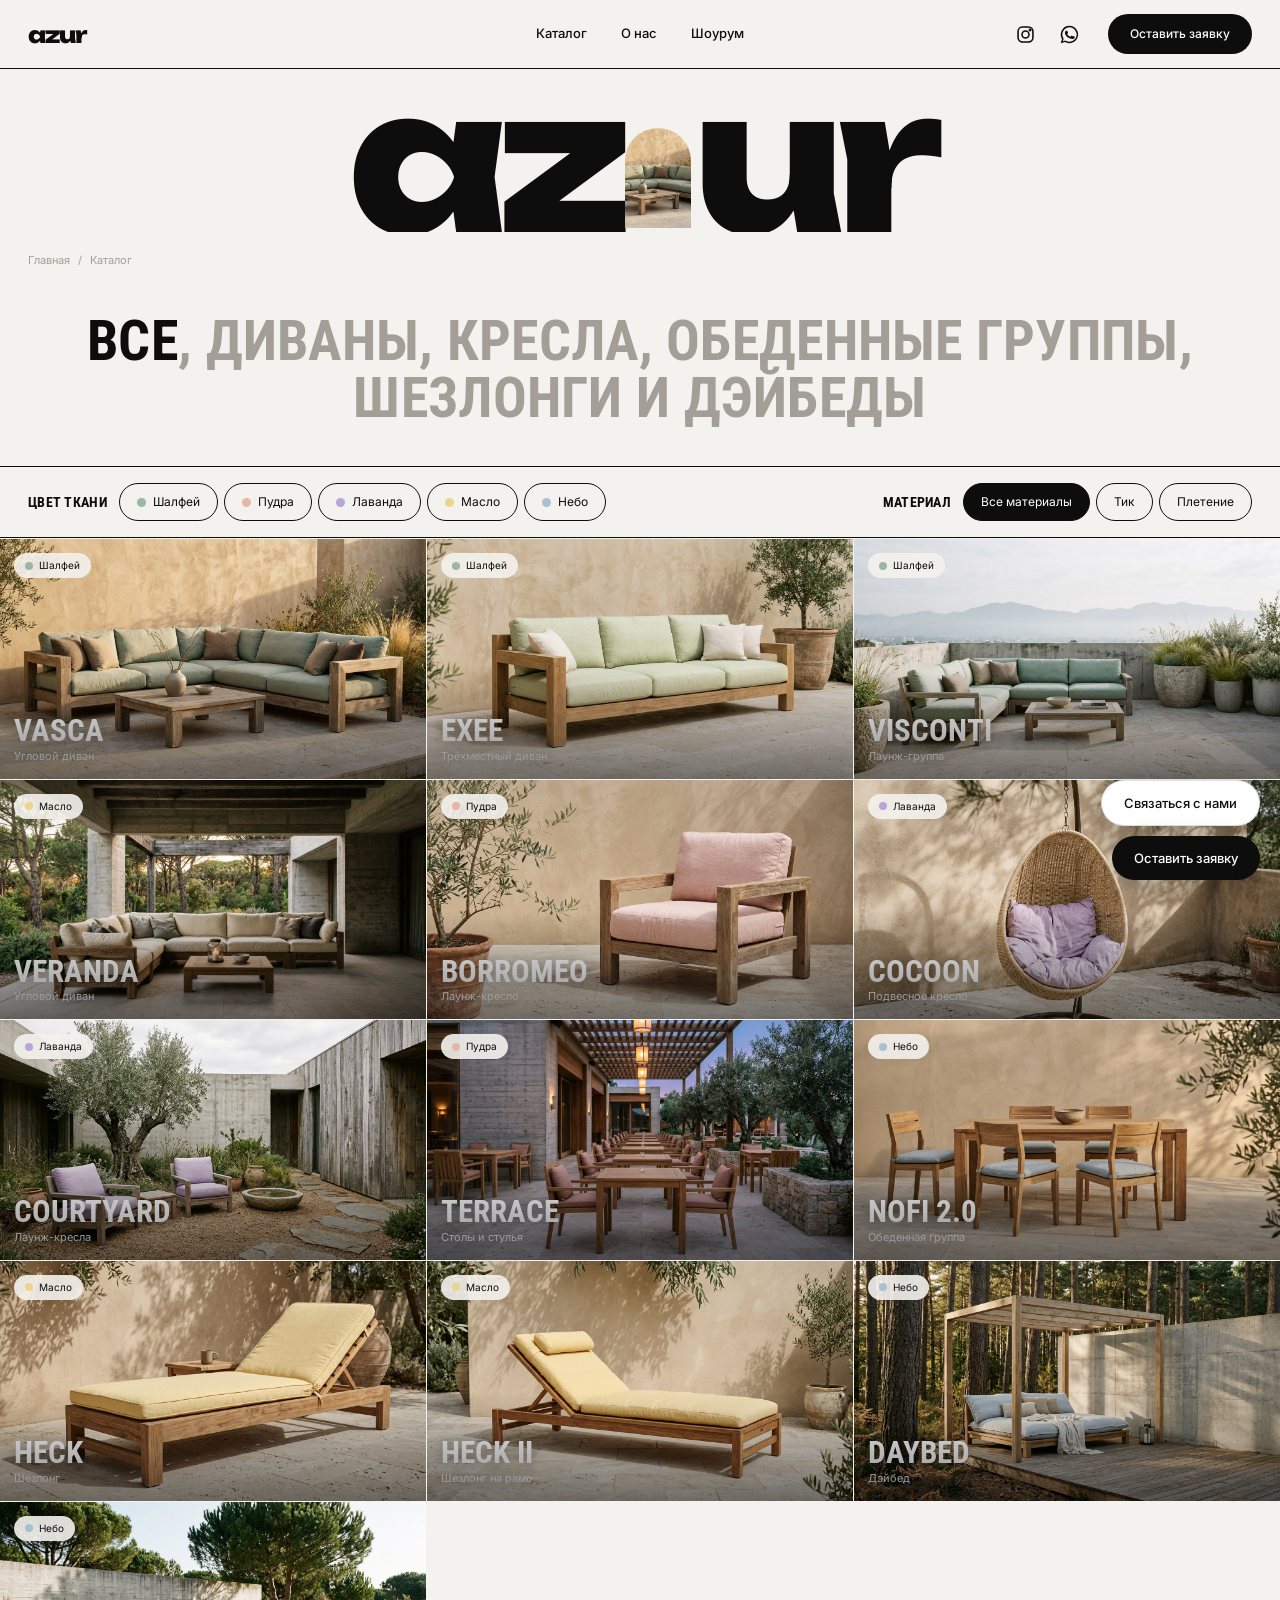
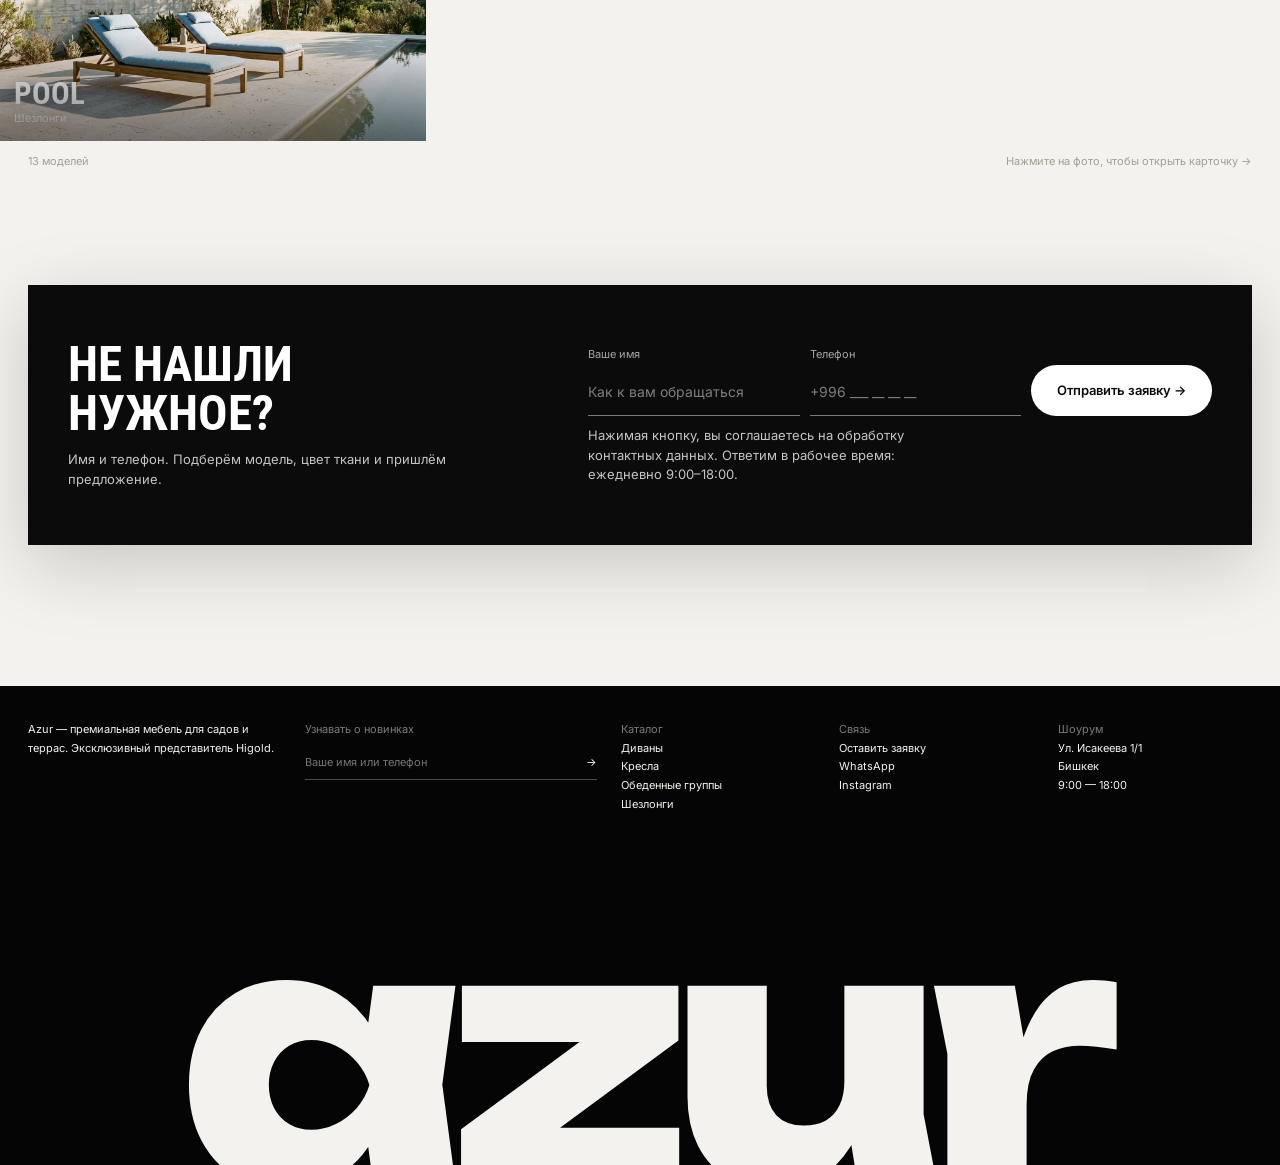
<file: variant-2-catalog.html>
<!doctype html>
<html lang="ru" data-v="2">
<head>
<meta charset="utf-8">
<meta name="viewport" content="width=device-width,initial-scale=1">
<title>Каталог — azur</title>
<link rel="preconnect" href="https://fonts.googleapis.com">
<link href="https://fonts.googleapis.com/css2?family=Inter:wght@300;400;500&family=Roboto+Condensed:wght@500;700&family=Unbounded:wght@600;800&display=swap" rel="stylesheet">
<link rel="stylesheet" href="lead.css">
<style>
:root{--bg:#F4F2EE;--ink:#0d0d0d;--mut:#a39f97;--card:#E6E3DD;--pad:28px}
*{box-sizing:border-box;margin:0;padding:0}
html{scroll-behavior:smooth}
body{background:var(--bg);color:var(--ink);font-family:Inter,sans-serif;font-weight:400;font-size:12px;line-height:1.5;-webkit-font-smoothing:antialiased;overflow-x:hidden}
a{color:inherit;text-decoration:none}button{font:inherit;color:inherit;background:none;border:0;cursor:pointer}img{display:block}ul{list-style:none}
.cond{font-family:"Roboto Condensed",sans-serif;font-weight:700;text-transform:uppercase;letter-spacing:.005em;line-height:1.02}
/* top */
.top{display:grid;grid-template-columns:1.4fr 1fr 1fr 1fr;gap:20px;padding:22px var(--pad) 0;font-size:11px;line-height:1.55}
.top b{display:block;font-weight:400;color:var(--mut);margin-bottom:2px}
.top a{display:block;transition:opacity .2s}.top a:hover{opacity:.5}
.top p{max-width:240px}
/* wordmark */
.wm{display:flex;align-items:flex-end;justify-content:center;padding:2.2vw var(--pad) 0;font-family:Unbounded,sans-serif;font-weight:800;font-size:27vw;line-height:.74;letter-spacing:-.06em;text-transform:lowercase;white-space:nowrap;overflow:hidden;cursor:default;user-select:none}
.wm .ph{display:inline-block;width:.34em;height:.52em;margin:0 .02em .02em;border-radius:999px 999px 0 0;overflow:hidden;align-self:flex-end;flex:none;position:relative}
.wm .ph img{position:absolute;inset:0;width:100%;height:100%;object-fit:cover;transition:opacity .9s}
/* categories */
.cats{text-align:center;padding:5.5vw var(--pad) 3vw;font-size:clamp(26px,4.4vw,70px);max-width:1500px;margin:0 auto}
.cats button{font:inherit;color:var(--mut);transition:color .25s;text-transform:inherit;letter-spacing:inherit;line-height:inherit}
.cats button:hover{color:#555}.cats button.on{color:var(--ink)}
.cats span{color:var(--mut)}
/* strip */
.strip{display:grid;grid-auto-flow:column;grid-auto-columns:calc(100%/3);overflow-x:auto;scroll-snap-type:x mandatory;scrollbar-width:none;border-top:1px solid transparent}
.strip::-webkit-scrollbar{display:none}
.pt{scroll-snap-align:start;position:relative;aspect-ratio:16/9;overflow:hidden;cursor:pointer;background:var(--card)}
.pt img{width:100%;height:100%;object-fit:cover;transition:transform 1.1s cubic-bezier(.2,.6,.2,1)}
.pt:hover img{transform:scale(1.06)}
.pt .tg{position:absolute;left:12px;right:12px;bottom:12px;display:flex;justify-content:space-between;gap:8px;opacity:0;transform:translateY(8px);transition:.4s}
.pt:hover .tg{opacity:1;transform:none}
.chip{background:rgba(244,242,238,.9);backdrop-filter:blur(8px);border-radius:99px;padding:5px 11px;font-size:10px;letter-spacing:.02em;white-space:nowrap}
.hint{display:flex;justify-content:space-between;padding:12px var(--pad) 0;font-size:11px;color:var(--mut)}
/* ideas */
.sec{padding:9vw 0 0}
.h2{text-align:center;font-size:clamp(28px,3.8vw,60px);padding:0 var(--pad) 3vw;max-width:1300px;margin:0 auto}
.trio{display:grid;grid-template-columns:repeat(3,1fr)}
.big{position:relative;aspect-ratio:16/9;overflow:hidden;cursor:pointer}
.big img{width:100%;height:100%;object-fit:cover;transition:transform 1.4s cubic-bezier(.2,.6,.2,1)}
.big:hover img{transform:scale(1.05)}
.big .chips{position:absolute;left:18px;right:18px;top:50%;display:flex;gap:6px;justify-content:center;flex-wrap:wrap;transform:translateY(-50%);opacity:.0;transition:.45s}
.big:hover .chips,.big.on .chips{opacity:1}
.big .lab{position:absolute;left:18px;bottom:16px;color:#fff;font-size:11px;text-shadow:0 1px 8px rgba(0,0,0,.35)}
/* nature cards */
.cards{display:grid;grid-auto-flow:column;grid-auto-columns:calc(100%/3);overflow-x:auto;scrollbar-width:none;scroll-snap-type:x mandatory}
.cards::-webkit-scrollbar{display:none}
.cd{scroll-snap-align:start;background:var(--card);margin-right:1px;aspect-ratio:16/9;padding:16px 20px;display:flex;flex-direction:column;justify-content:space-between;text-align:center;transition:background .4s}
.cd:hover{background:#dcd8d0}
.cd small{color:var(--mut);font-size:11px}
.cd h3{font-size:clamp(18px,2vw,30px);margin-top:8px}
.cd p{font-size:11px;max-width:300px;margin:0 auto;color:#4b4842}
.cd{position:relative;overflow:hidden;color:#fff;background:#222}
.cd>img{position:absolute;inset:0;width:100%;height:100%;object-fit:cover;transition:transform 1.4s cubic-bezier(.2,.6,.2,1);z-index:0}
.cd::after{content:"";position:absolute;inset:0;background:linear-gradient(180deg,rgba(0,0,0,.28),rgba(0,0,0,.05) 35%,rgba(0,0,0,.12) 55%,rgba(0,0,0,.62));z-index:1;transition:opacity .5s}
.cd:hover>img{transform:scale(1.06)}
.cd>*:not(img){position:relative;z-index:2}
.cd small,.cd p{color:#fff}
.cd>div{margin-top:auto;margin-bottom:14px}.cd h3{margin-top:0}
.cd:hover{background:#222}
/* full bleed */
.full{position:relative;margin-top:9vw}
.full img{width:100%;aspect-ratio:16/9;object-fit:cover}
.full p{position:absolute;left:50%;top:50%;transform:translate(-50%,-50%);color:#fff;font-size:12px;text-align:center;max-width:320px;text-shadow:0 1px 12px rgba(0,0,0,.4)}
.stack img{width:100%;aspect-ratio:16/9;object-fit:cover}
.inset{position:relative}
.inset>img{width:100%;aspect-ratio:16/9;object-fit:cover}
.inset .in{position:absolute;right:20%;bottom:-8%;width:28%;aspect-ratio:16/9;overflow:hidden;box-shadow:0 20px 60px rgba(0,0,0,.18)}
.inset .in img{width:100%;height:100%;object-fit:cover}
.inset p{position:absolute;left:var(--pad);top:50%;color:#fff;font-size:11px;max-width:260px;text-shadow:0 1px 10px rgba(0,0,0,.4)}
/* social */
.soc{padding-top:12vw}
.sg{display:grid;grid-template-columns:repeat(4,1fr);gap:0}
.sg a{aspect-ratio:16/9;overflow:hidden;display:block}
.sg img{width:100%;height:100%;object-fit:cover;transition:transform 1s}
.sg a:hover img{transform:scale(1.08)}
/* visit */
.visit{display:grid;grid-template-columns:1fr 1fr;gap:var(--pad);padding:9vw var(--pad) 0;max-width:1400px;margin:0 auto}
.visit h2{font-size:clamp(28px,3.8vw,60px);margin-bottom:22px}
.visit p{max-width:360px;color:#4b4842;margin-bottom:24px;font-size:12.5px}
.visit dl{display:grid;grid-template-columns:90px 1fr;gap:10px 0;font-size:12px;border-top:1px solid #d6d2ca;padding-top:16px;max-width:420px}
.visit dt{color:var(--mut)}
.pick h4{font-weight:400;color:var(--mut);margin:0 0 8px;font-size:11px}
.pick .row{display:flex;gap:6px;flex-wrap:wrap;margin-bottom:22px}
.pick .row button{padding:9px 15px;border:1px solid #cfcac1;border-radius:99px;font-size:12px;transition:.2s}
.pick .row button:hover{border-color:var(--ink)}.pick .row button.on{background:var(--ink);color:var(--bg);border-color:var(--ink)}
.cta{display:inline-flex;align-items:center;gap:10px;background:var(--ink);color:var(--bg);padding:14px 26px;border-radius:99px;font-size:12px;transition:.3s}
.cta:hover{background:#444}.cta.light{background:var(--bg);color:var(--ink)}.cta.light:hover{background:#fff}
.sel{margin-top:14px;min-height:20px;font-size:12px}
/* footer */
footer{background:#050505;color:#f4f2ee;margin-top:11vw;padding:34px var(--pad) 0;overflow:hidden}
footer .g{display:grid;grid-template-columns:1.3fr 1.5fr 1fr 1fr 1fr;gap:24px;font-size:11px;line-height:1.7}
footer .g b{display:block;color:#7d7a74;font-weight:400}
footer a{display:block}footer a:hover{opacity:.55}
footer .nl{border-bottom:1px solid #4a4843;display:flex;gap:6px;padding:4px 0 8px;margin-top:10px}
footer .nl input{flex:1;background:none;border:0;outline:0;color:inherit;font:inherit}
footer .big-wm{font-family:Unbounded,sans-serif;font-weight:800;font-size:27vw;line-height:.72;letter-spacing:-.06em;text-transform:lowercase;white-space:nowrap;margin:8vw 0 0;text-align:center;transform:translateY(6%)}
/* modal / drawer */
.ov{position:fixed;inset:0;background:rgba(10,10,10,.55);z-index:90;display:none;align-items:center;justify-content:center;padding:20px}
.ov.on{display:flex}
.md{background:var(--bg);max-width:760px;width:100%;max-height:92vh;overflow:auto;display:grid;grid-template-columns:1fr;position:relative}
.md .im img{width:100%;aspect-ratio:16/9;object-fit:cover;min-height:0}
.md .tx{padding:40px 36px;display:flex;flex-direction:column;justify-content:space-between;gap:28px}
.md h3{font-size:clamp(30px,3.4vw,50px);margin:10px 0 14px}
.md p{max-width:340px;color:#4b4842;font-size:12.5px}
.md table{width:100%;border-collapse:collapse;margin:20px 0}.md td{padding:9px 0;border-top:1px solid #d6d2ca;font-size:12px}.md td:first-child{color:var(--mut);width:110px}
.md .x{position:absolute;right:14px;top:12px;width:34px;height:34px;border-radius:50%;background:var(--bg);z-index:2;font-size:14px}
.md .btns{display:flex;gap:8px;flex-wrap:wrap}
.fab{position:fixed;right:20px;bottom:20px;z-index:80;background:var(--ink);color:var(--bg);padding:13px 20px;border-radius:99px;font-size:12px;transition:.3s;display:flex;gap:8px;align-items:center}
.fab:hover{background:#444}
.fab i{font-style:normal;background:var(--bg);color:var(--ink);border-radius:99px;min-width:20px;height:20px;display:grid;place-items:center;font-size:11px;padding:0 5px}
.lst .it{display:grid;grid-template-columns:70px 1fr 24px;gap:14px;align-items:center;padding:12px 0;border-top:1px solid #d6d2ca;font-size:12px}
.lst .it img{width:70px;height:70px;object-fit:cover}
.toast{position:fixed;left:50%;bottom:78px;transform:translate(-50%,20px);background:var(--ink);color:var(--bg);padding:11px 20px;border-radius:99px;font-size:12px;z-index:120;opacity:0;pointer-events:none;transition:.4s}
.toast.on{opacity:1;transform:translate(-50%,0)}
.fade{opacity:0;transform:translateY(24px);transition:1s cubic-bezier(.2,.6,.2,1)}.fade.in{opacity:1;transform:none}
@media(max-width:900px){:root{--pad:16px}.top{grid-template-columns:1fr 1fr}.top>div:first-child{grid-column:1/3}.strip{grid-auto-columns:46%}.trio{grid-template-columns:1fr}.cards{grid-auto-columns:78%}.sg{grid-template-columns:repeat(3,1fr)}.sg a:nth-child(n+7){display:none}.visit,.md{grid-template-columns:1fr}.md .im img{min-height:260px}footer .g{grid-template-columns:1fr 1fr}.inset .in{width:34%;right:8%}.cats{font-size:26px}}
.lm-block{background:var(--card)}
@media(max-width:900px){.sg{grid-template-columns:repeat(2,1fr)}.sg a:nth-child(n+7){display:block}}

.hd2{position:sticky;top:0;z-index:60;display:grid;grid-template-columns:1fr auto 1fr;align-items:center;padding:14px 28px;background:rgba(244,242,238,.94);backdrop-filter:blur(14px);border-bottom:1px solid #0d0d0d}
.lg2{font-family:Unbounded,sans-serif;font-weight:800;font-size:22px;letter-spacing:-.06em;text-transform:lowercase}
.hd2 nav{display:flex;gap:34px;font-size:13px;font-weight:500}
.hd2 nav a,.hd2 .r2 a{position:relative}
.hd2 nav a::after{content:"";position:absolute;left:0;right:0;bottom:-3px;height:1.5px;background:currentColor;transform:scaleX(0);transform-origin:left;transition:.3s}.hd2 nav a:hover::after{transform:scaleX(1)}
.hd2 .r2{display:flex;gap:22px;justify-content:flex-end;align-items:center;font-size:12px}
.cta2{background:#0d0d0d;color:#fff;border-radius:99px;padding:11px 22px;font-size:12px;font-weight:500;white-space:nowrap;border:0;cursor:pointer;transition:.3s}.cta2:hover{background:#444}
@media(max-width:800px){.hd2{grid-template-columns:1fr auto;padding:12px 16px}.hd2 nav,.hd2 .r2 a{display:none}}

.rv{padding:9vw 0 0}.rv-in{padding:0 var(--pad)}
.rv-h{display:flex;justify-content:space-between;align-items:flex-end;gap:20px;flex-wrap:wrap;margin-bottom:34px}
.rv-h h2{font:700 clamp(30px,4vw,64px)/1 "Roboto Condensed";text-transform:uppercase}.rv-h p{color:#5a564f;font-size:13px;margin-top:10px}
.rv-sc{display:flex;align-items:center;gap:14px;border:1px solid #0d0d0d;border-radius:99px;padding:11px 22px;font-size:12px;transition:.25s}.rv-sc:hover{background:#0d0d0d;color:#fff}
.rv-sc b{font:700 24px "Roboto Condensed"}.rv-st{letter-spacing:2px}.rv-sc em{font-style:normal;opacity:.7}.rv-sc i{font-style:normal;font-weight:500}
.rv-g{display:grid;grid-template-columns:repeat(3,1fr);gap:0;border-top:1px solid #0d0d0d}
.rv-c{padding:26px 26px 26px 0;border-bottom:1px solid #d5d1c9;display:flex;flex-direction:column;justify-content:space-between;gap:30px;min-height:200px}
.rv-t{font:700 clamp(20px,1.9vw,28px)/1.15 "Roboto Condensed";text-transform:uppercase}
.rv-f{display:flex;gap:12px;align-items:center;font-size:12px}.rv-a{width:34px;height:34px;border-radius:50%;background:#0d0d0d;color:#fff;display:grid;place-items:center;font-size:11px}.rv-f b{display:block;font-weight:500}.rv-f small{color:#9b978f;font-size:11px}
@media(max-width:900px){.rv-g{grid-template-columns:1fr}}

.rv2{padding:9vw var(--pad) 0}
.rv2-in{display:grid;grid-template-columns:320px 1fr;gap:0;border-top:1px solid #0d0d0d}
.rv2-s{padding:34px 30px 34px 0;border-right:1px solid #d5d1c9;display:flex;flex-direction:column;justify-content:space-between;gap:30px}
.rv2-s small{font-size:10px;letter-spacing:.14em;text-transform:uppercase;color:#9b978f}
.rv2-n{font:700 clamp(90px,10vw,170px)/.85 "Roboto Condensed";letter-spacing:-.02em}
.rv2-st{letter-spacing:4px;font-size:18px;margin-top:-14px}.rv2-s p{font-size:12px;color:#5a564f;margin-top:-14px}
.rv2-s a{align-self:flex-start;border:1px solid #0d0d0d;border-radius:99px;padding:11px 22px;font-size:12px;font-weight:500;transition:.25s}.rv2-s a:hover{background:#0d0d0d;color:#fff}
.rv2-m{padding:34px 0 0 40px;display:flex;flex-direction:column}
.rv2-m h2{font:700 clamp(30px,4vw,64px)/1 "Roboto Condensed";text-transform:uppercase;margin-bottom:26px}
.rv2-big{display:flex;flex-direction:column;gap:22px;transition:opacity .22s,transform .22s}.rv2-big.sw{opacity:0;transform:translateY(8px)}
.rv2-q{font:700 120px/.5 "Roboto Condensed";height:50px;color:#0d0d0d}
.rv2-big p{font:700 clamp(26px,3.2vw,50px)/1.08 "Roboto Condensed";text-transform:uppercase;max-width:900px}
.rv2-big footer{display:flex;gap:14px;align-items:center;font-size:12px}.rv2-big footer i{width:40px;height:40px;border-radius:50%;background:#0d0d0d;color:#fff;display:grid;place-items:center;font-style:normal;font-size:12px}
.rv2-big b{display:block;font-weight:500;font-size:13px}.rv2-big small{color:#9b978f}
.rv2-r{display:grid;grid-template-columns:repeat(4,1fr);gap:0;margin-top:34px;border-top:1px solid #d5d1c9}
.rv2-c{background:none;border:0;border-right:1px solid #d5d1c9;padding:18px 18px 4px 0;margin-right:18px;text-align:left;display:flex;flex-direction:column;justify-content:space-between;gap:14px;cursor:pointer;font:inherit;color:inherit;transition:.25s;min-height:110px}
.rv2-c:last-child{border:0}
.rv2-c span{font-size:12px;line-height:1.5;display:-webkit-box;-webkit-line-clamp:3;-webkit-box-orient:vertical;overflow:hidden}.rv2-c em{font-style:normal;font-size:11px;color:#9b978f}
.rv2-c:hover span,.rv2-c.on span{text-decoration:underline}
@media(max-width:1000px){.rv2-in{grid-template-columns:1fr}.rv2-s{border:0;padding-right:0}.rv2-m{padding-left:0}.rv2-r{grid-template-columns:repeat(2,1fr)}}

.rv3{padding:9vw 0 0}
.rv3-top{display:flex;justify-content:space-between;align-items:flex-end;gap:20px;flex-wrap:wrap;margin-bottom:26px}
.rv3-sc{display:flex;align-items:center;gap:12px;font-size:13px}.rv3-sc b{font-size:24px}.rv3-sc span{color:#f0b429;letter-spacing:2px}.rv3-sc em{font-style:normal;opacity:.65}
.rv3-sl{transition:opacity .18s,transform .18s}.rv3-sl.o{opacity:0;transform:translateY(8px)}
.rv3-h{display:grid;grid-template-columns:auto 1fr auto;gap:22px;align-items:center}
.rv3-av{width:76px;height:76px;border-radius:50%;display:grid;place-items:center;font-weight:600;font-size:22px}
.rv3-m small{display:block;font-size:12px;letter-spacing:.08em;opacity:.55;margin-bottom:6px}.rv3-m small i{font-style:normal;margin:0 8px}
.rv3-m b{font-weight:500;font-size:30px;line-height:1.1}
.rv3-st{color:#f0b429;font-size:30px;letter-spacing:4px;white-space:nowrap}
.rv3-b{display:grid;grid-template-columns:76px 1fr;gap:22px;margin-top:30px}
.rv3-q{font:700 90px/.9 Georgia,serif;opacity:.2}
.rv3-b p{font-size:clamp(18px,1.7vw,24px);line-height:1.65;max-width:980px;opacity:.85}
.rv3-btn{display:inline-block;margin:26px 0 0 98px;border:1px solid currentColor;padding:15px 30px;font-size:13px;letter-spacing:.1em;text-transform:uppercase;opacity:.7;transition:.25s}.rv3-btn:hover{opacity:1;background:#111;color:#fff;border-color:#111}
.rv3-nav{display:flex;justify-content:space-between;align-items:center;margin-top:34px;padding-top:20px;border-top:1px solid rgba(0,0,0,.12)}
.rv3-dots{display:flex;gap:8px}.rv3-dots button{width:9px;height:9px;border-radius:50%;background:rgba(0,0,0,.2);transition:.25s;border:0;cursor:pointer;padding:0}.rv3-dots button.on{background:#111;width:26px;border-radius:99px}
.rv3-ar{display:flex;align-items:center;gap:12px;font-size:12px}.rv3-ar button{width:40px;height:40px;border-radius:50%;border:1px solid rgba(0,0,0,.25);background:none;cursor:pointer;font-size:15px;transition:.25s}.rv3-ar button:hover{background:#111;color:#fff;border-color:#111}
.rv3-hint{font-size:11px;opacity:.5;margin-top:12px;text-align:center}
@media(max-width:800px){.rv3-h{grid-template-columns:auto 1fr}.rv3-st{grid-column:1/3;font-size:22px}.rv3-m b{font-size:22px}.rv3-av{width:56px;height:56px;font-size:17px}.rv3-b{grid-template-columns:1fr}.rv3-q{display:none}.rv3-btn{margin-left:0}}
.rv3{padding:9vw var(--pad) 0}.rv3-top h2{font:700 clamp(30px,4vw,64px)/1 "Roboto Condensed";text-transform:uppercase}.rv3-box{border-top:1px solid #0d0d0d;padding:44px 0 10px}.rv3-av{background:#0d0d0d;color:#fff}.rv3-m b{font-family:"Roboto Condensed";text-transform:uppercase;font-weight:700;font-size:36px}.rv3-b p{font-size:clamp(18px,1.6vw,22px)}.rv3-btn{border-radius:99px}

.rv4{--rh:98px;padding:9vw 0 0}
.rv4-top{display:flex;justify-content:space-between;align-items:flex-end;gap:20px;flex-wrap:wrap;margin-bottom:18px}
.rv4-sc{display:flex;align-items:center;gap:12px;font-size:13px}.rv4-sc b{font-size:24px}.rv4-sc span{color:#f0b429;letter-spacing:2px}.rv4-sc em{font-style:normal;opacity:.6}
.rv4-box{position:relative}
.rv4-l{height:calc(var(--rh)*4);overflow-y:auto;scroll-snap-type:y mandatory;scrollbar-width:thin;scrollbar-color:rgba(0,0,0,.25) transparent}
.rv4-l::-webkit-scrollbar{width:5px}.rv4-l::-webkit-scrollbar-thumb{background:rgba(0,0,0,.25);border-radius:9px}
.rv4-r{height:var(--rh);scroll-snap-align:start;display:grid;grid-template-columns:auto 1fr auto;gap:18px;align-items:center;padding:0 22px;border-bottom:1px solid rgba(0,0,0,.09);color:inherit;text-decoration:none;transition:background .2s}
.rv4-r:hover{background:rgba(0,0,0,.035)}
.rv4-av{width:46px;height:46px;border-radius:50%;display:grid;place-items:center;font-size:14px;font-weight:600}
.rv4-n{display:flex;gap:10px;align-items:baseline;margin-bottom:3px}.rv4-n b{font-size:15px;font-weight:600}.rv4-n small{font-size:11px;opacity:.5}
.rv4-t p{font-size:14px;line-height:1.45;opacity:.82;display:-webkit-box;-webkit-line-clamp:2;-webkit-box-orient:vertical;overflow:hidden;max-width:880px}
.rv4-st{color:#f0b429;font-size:15px;letter-spacing:3px;white-space:nowrap}
.rv4-fade{position:absolute;left:0;right:0;bottom:0;height:34px;pointer-events:none}
.rv4-h{font-size:11px;opacity:.55;margin-top:12px;text-align:center}.rv4-h a{text-decoration:underline}
@media(max-width:800px){.rv4{--rh:116px}.rv4-r{grid-template-columns:auto 1fr;padding:0 12px}.rv4-st{display:none}}
.rv4{padding:9vw var(--pad) 0}.rv4-top h2{font:700 clamp(30px,4vw,64px)/1 "Roboto Condensed";text-transform:uppercase}.rv4-box{border-top:1px solid #0d0d0d}.rv4-av{background:#0d0d0d;color:#fff;border-radius:50%}.rv4-n b{font-family:"Roboto Condensed";text-transform:uppercase;font-size:18px}.rv4-r{padding-left:0}.rv4-fade{background:linear-gradient(transparent,#F4F2EE)}


.wm.sm{font-size:15vw;padding-top:1.6vw;cursor:pointer}
.wm.sm a{display:contents;color:inherit}
.subf{display:flex;justify-content:space-between;gap:20px;flex-wrap:wrap;padding:16px var(--pad);margin:0 0 1px;font-size:11px;color:var(--ink);border-top:1px solid #0d0d0d;border-bottom:1px solid #0d0d0d;align-items:center}
.subf .lb2t,.subf #sfc{font-family:"Roboto Condensed";font-weight:700;text-transform:uppercase;font-size:14px;letter-spacing:.02em;margin-right:6px}
.subf .g{display:flex;gap:6px;flex-wrap:wrap;align-items:center}
.subf button{padding:9px 17px;border:1px solid #0d0d0d;border-radius:99px;font-size:12px;color:var(--ink);transition:.2s;background:transparent}.subf button.on{background:var(--ink);color:#fff;border-color:var(--ink)}.subf button:hover{background:#e6e3dd}.subf button.on:hover{background:var(--ink)}
.subf i{display:inline-block;width:9px;height:9px;border-radius:50%;margin-right:7px;vertical-align:-1px}
.grid3{display:grid;grid-template-columns:repeat(3,1fr);gap:1px}
.gt{position:relative;aspect-ratio:16/9;overflow:hidden;display:block;background:var(--card)}
.gt img{width:100%;height:100%;object-fit:cover;transition:transform 1.2s cubic-bezier(.2,.6,.2,1)}.gt:hover img{transform:scale(1.05)}
.gt .tg{position:absolute;left:14px;right:14px;bottom:14px;display:flex;justify-content:space-between;gap:8px;align-items:flex-end}
.gt .cap{color:#fff;text-shadow:0 1px 14px rgba(0,0,0,.4)}.gt .cap b{display:block;font-family:"Roboto Condensed";font-size:clamp(22px,2.4vw,34px);text-transform:uppercase;line-height:1}.gt .cap span{font-size:11px}
.gt .ql{background:rgba(244,242,238,.92);border-radius:99px;padding:7px 14px;font-size:11px;opacity:0;transform:translateY(6px);transition:.35s;border:0;cursor:pointer;color:var(--ink)}.gt:hover .ql{opacity:1;transform:none}
.gt::after{content:"";position:absolute;inset:0;background:linear-gradient(180deg,transparent 55%,rgba(0,0,0,.5));pointer-events:none}
.gt .dt{position:absolute;left:14px;top:14px;z-index:2;background:rgba(244,242,238,.9);border-radius:99px;padding:5px 11px;font-size:10px;display:flex;gap:6px;align-items:center}.gt .dt i{width:8px;height:8px;border-radius:50%;background:var(--c)}
.empty2{display:none;text-align:center;padding:90px var(--pad);color:#5a564f}.empty2 b{display:block;font-family:"Roboto Condensed";font-size:40px;text-transform:uppercase;color:var(--ink);margin-bottom:10px}
.sec2{padding:9vw 0 0}
.bc2{padding:20px var(--pad) 0;font-size:11px;color:var(--mut)}.bc2 a:hover{color:var(--ink)}.bc2 i{font-style:normal;margin:0 8px}
.pp2{display:grid;grid-template-columns:1.6fr 1fr;gap:0;margin-top:20px}
.pp2 .gl{display:grid;gap:1px}.pp2 .gl img{width:100%;aspect-ratio:16/9;object-fit:cover;cursor:zoom-in}
.pp2 .in{position:sticky;top:0;align-self:start;height:100vh;padding:7vh var(--pad) 40px;display:flex;flex-direction:column;justify-content:space-between;overflow:auto}
.pp2 .lab{font-size:11px;color:var(--mut);display:flex;gap:8px;align-items:center}.pp2 .lab i{width:9px;height:9px;border-radius:50%;background:var(--c)}
.pp2 h1{font-size:clamp(48px,7vw,120px);margin:14px 0 6px;letter-spacing:-.01em}
.pp2 .vv{font-size:13px;color:#5a564f}
.pp2 p.ds{max-width:380px;margin-top:22px;color:#4b4842;font-size:13px}
.pp2 dl{display:grid;grid-template-columns:110px 1fr;gap:0;margin-top:24px;font-size:12px}.pp2 dt,.pp2 dd{padding:10px 0;border-top:1px solid #d5d1c9}.pp2 dt{color:var(--mut)}
.pp2 .pr{font-family:"Roboto Condensed";font-size:34px;text-transform:uppercase;font-weight:700;margin-top:20px}.pp2 .pr small{font:400 11px Inter;text-transform:none;color:var(--mut);display:block;margin-top:2px}
.pp2 .bt{display:flex;gap:8px;flex-wrap:wrap;margin-top:18px}
.pp2 .others{display:flex;gap:6px;flex-wrap:wrap;margin-top:18px}.pp2 .others a{padding:7px 13px;border:1px solid #cfcac1;border-radius:99px;font-size:11px;display:flex;gap:7px;align-items:center;transition:.2s}.pp2 .others a:hover,.pp2 .others a.on{border-color:var(--ink)}.pp2 .others i{width:9px;height:9px;border-radius:50%;background:var(--c)}
.lb2{position:fixed;inset:0;z-index:400;background:rgba(10,10,10,.92);display:none;align-items:center;justify-content:center;padding:24px}.lb2.on{display:flex}.lb2 img{max-width:100%;max-height:100%;object-fit:contain}
@media(max-width:900px){.grid3{grid-template-columns:repeat(2,1fr)}.pp2{grid-template-columns:1fr}.pp2 .in{position:static;height:auto;padding:28px var(--pad)}.wm.sm{font-size:24vw}}
</style>
</head>
<body class="">
<header class="hd2"><a class="lg2" href="variant-2.html">azur</a>
  <nav><a href="variant-2-catalog.html">Каталог</a><a href="variant-2.html#about">О нас</a><a href="variant-2.html#visit">Шоурум</a></nav>
  <div class="r2"><span class="socl"><a href="https://www.instagram.com/azur.outdoor.kg/" target="_blank" rel="noopener" aria-label="Instagram"><svg viewBox="0 0 24 24" fill="none" stroke="currentColor" stroke-width="1.8"><rect x="3.500" y="3.500" width="17" height="17" rx="5"/><circle cx="12" cy="12" r="4"/><circle cx="17.200" cy="6.800" r=".8" fill="currentColor"/></svg></a><a href="https://wa.me/996553387878" target="_blank" rel="noopener" aria-label="WhatsApp"><svg viewBox="0 0 24 24" fill="currentColor"><path d="M12 2a10 10 0 00-8.6 15.1L2 22l4.9-1.3A10 10 0 1012 2zm0 18.2c-1.5 0-3-.4-4.2-1.200l-.3-.2-3 .8.8-2.900-.2-.3A8.200 8.200 0 1112 20.200zm4.500-6.100c-.2-.1-1.500-.7-1.700-.8-.2-.1-.4-.1-.6.100l-.8 1c-.1.200-.3.200-.5.100-1.500-.7-2.400-1.300-3.400-2.900-.3-.4.300-.4.800-1.300.1-.2 0-.3 0-.5l-.8-1.800c-.2-.5-.4-.4-.6-.4h-.5c-.2 0-.5.100-.7.300-.7.700-1 1.500-1 2.300.1 1 .5 2 1.200 2.800 1.300 1.700 2.900 2.900 4.900 3.600 1.800.6 2.500.5 3.300.4.600-.1 1.500-.6 1.700-1.300.2-.6.2-1.100.1-1.200l-.5-.2z"/></svg></a></span><button class="cta2" data-lead="general" data-source="header">Оставить заявку</button></div>
</header>

<div class="wm sm" aria-label="azur"><a href="variant-2.html"><span>az</span><span class="ph" id="wph"></span><span>ur</span></a></div>
<div class="bc2"><a href="variant-2.html">Главная</a><i>/</i><a href="variant-2-catalog.html">Каталог</a></div>
<section class="cats cond" id="catalog" style="padding-top:3.5vw"><span id="cl"></span></section>
<div class="subf"><div class="g" id="sf1"></div><div class="g"><span id="sfc"></span><div class="g" id="sf2"></div></div></div>
<div class="grid3" id="grid"></div>
<div class="empty2" id="empty"><b>Ничего не нашлось</b>Попробуйте другой цвет или оставьте заявку, подберём вручную.<br><br><button class="cta" data-lead="general" data-source="catalog-empty">Оставить заявку</button></div>
<div class="hint"><span id="cnt"></span><span>Нажмите на фото, чтобы открыть карточку →</span></div>
<section class="sec2"><div style="padding:0 var(--pad)"><div class="lm-block"><div><h2>Не нашли<br>нужное?</h2><p>Имя и телефон. Подберём модель, цвет ткани и пришлём предложение.</p></div><div data-lead-inline="general" data-source="catalog-block"></div></div></div></section>

<footer>
  <div class="g">
    <div>Azur — премиальная мебель для садов и террас. Эксклюзивный представитель Higold.</div>
    <div><b>Узнавать о новинках</b><div class="nl"><input id="nlin" placeholder="Ваше имя или телефон"><button id="nlb">→</button></div></div>
    <div><b>Каталог</b><a href="variant-2-catalog.html?cat=sofas">Диваны</a><a href="variant-2-catalog.html?cat=armchairs">Кресла</a><a href="variant-2-catalog.html?cat=dining">Обеденные группы</a><a href="variant-2-catalog.html?cat=loungers">Шезлонги</a></div>
    <div><b>Связь</b><a href="#" data-lead="general" data-source="footer">Оставить заявку</a><a href="https://wa.me/996553387878" target="_blank">WhatsApp</a><a href="https://www.instagram.com/azur.outdoor.kg/" target="_blank">Instagram</a></div>
    <div><b>Шоурум</b>Ул. Исакеева 1/1<br>Бишкек<br>9:00 — 18:00</div>
  </div>
  <div class="big-wm">azur</div>
</footer>
<div class="toast" id="toast"></div>
<form name="lead" method="POST" data-netlify="true" netlify-honeypot="bot-field" hidden>
  <input name="name"><input name="phone"><input name="contact"><input name="type"><input name="topic"><input name="product"><input name="source"><input name="page"><input name="comment"><input name="interest"><input name="object"><input name="size"><input name="visit"><input name="bot-field">
</form>
<script src="data.js"></script>
<script src="lead.js"></script>
<script>

const $=(s,r=document)=>r.querySelector(s),$$=(s,r=document)=>[...r.querySelectorAll(s)];
const Q=new URLSearchParams(location.search);
const toast=m=>{const t=$('#toast');if(!t)return;t.textContent=m;t.classList.add('on');clearTimeout(toast.t);toast.t=setTimeout(()=>t.classList.remove('on'),2000)};
const MATS=[['','Все материалы'],['Тик','Тик'],['Плетение','Плетение']];
function filterProducts(cat,mood,mat){return AZ.products.filter(p=>(!cat||p.c===cat)&&(!mood||p.m===mood)&&(!mat||p.mat.includes(mat)))}
function setQ(o){const u=new URL(location.href);Object.entries(o).forEach(([k,v])=>v?u.searchParams.set(k,v):u.searchParams.delete(k));if(u.href!==location.href)history.pushState(null,'',u)}
function plural(n){return n+' '+(n%10===1&&n%100!==11?'модель':(n%10>=2&&n%10<=4&&(n%100<10||n%100>=20))?'модели':'моделей')}

const WP=['f05','f15','f12','f10'];let wi=0;
$('#wph').innerHTML=WP.map((k,i)=>`<img src="${k}.jpg" style="opacity:${i?0:1}" alt="">`).join('');
setInterval(()=>{wi=(wi+1)%WP.length;$$('#wph img').forEach((m,i)=>m.style.opacity=i===wi?1:0)},2600);
let cat=Q.get('cat')||'',mood=Q.get('c')||'',mat=Q.get('mat')||'';
function draw(){
  setQ({cat,c:mood,mat});
  const cats=[{k:'',n:'Все'},...AZ.cats];
  $('#cl').innerHTML=cats.map((c,i)=>`<button class="${c.k===cat?'on':''}" data-k="${c.k}">${c.n}</button>${i<cats.length-1?'<span>, </span>':''}`).join('');
  $$('#cl button').forEach(b=>b.onclick=()=>{cat=b.dataset.k;draw()});
  $('#sf1').innerHTML='<span class="lb2t">Цвет ткани</span>'+AZ.moods.map(m=>`<button class="${m.k===mood?'on':''}" data-k="${m.k}"><i style="background:${m.c}"></i>${m.n}</button>`).join('');
  $$('#sf1 button').forEach(b=>b.onclick=()=>{mood=mood===b.dataset.k?'':b.dataset.k;draw()});
  $('#sfc').textContent='Материал';
  $('#sf2').innerHTML=MATS.map(m=>`<button class="${m[0]===mat?'on':''}" data-k="${m[0]}">${m[1]}</button>`).join('');
  $$('#sf2 button').forEach(b=>b.onclick=()=>{mat=b.dataset.k;draw()});
  const L=filterProducts(cat,mood,mat);
  document.title=(AZ.cat(cat)?AZ.cat(cat).n+' · ':'Каталог · ')+'azur';
  $('#cnt').textContent=plural(L.length);
  $('#grid').innerHTML=L.map(p=>{const m=AZ.mood(p.m);return `<a class="gt" href="${AZ.link.product(p.id)}" style="--c:${m.c}"><img src="${p.i}.jpg" style="object-position:${p.pos}" alt="${p.n}" loading="lazy"><span class="dt"><i></i>${m.n}</span><div class="tg"><div class="cap"><b>${p.n}</b><span>${p.v}</span></div><button class="ql" data-lead="product" data-product="${p.id}" data-source="catalog-card">Получить расчёт</button></div></a>`}).join('');
  $('#empty').style.display=L.length?'none':'block';
  $$('#grid .ql').forEach(b=>b.addEventListener('click',e=>e.stopPropagation()));
}
draw();
addEventListener('popstate',()=>{const q=new URLSearchParams(location.search);cat=q.get('cat')||'';mood=q.get('c')||'';mat=q.get('mat')||'';draw()});

</script>
</body>
</html>
</file>
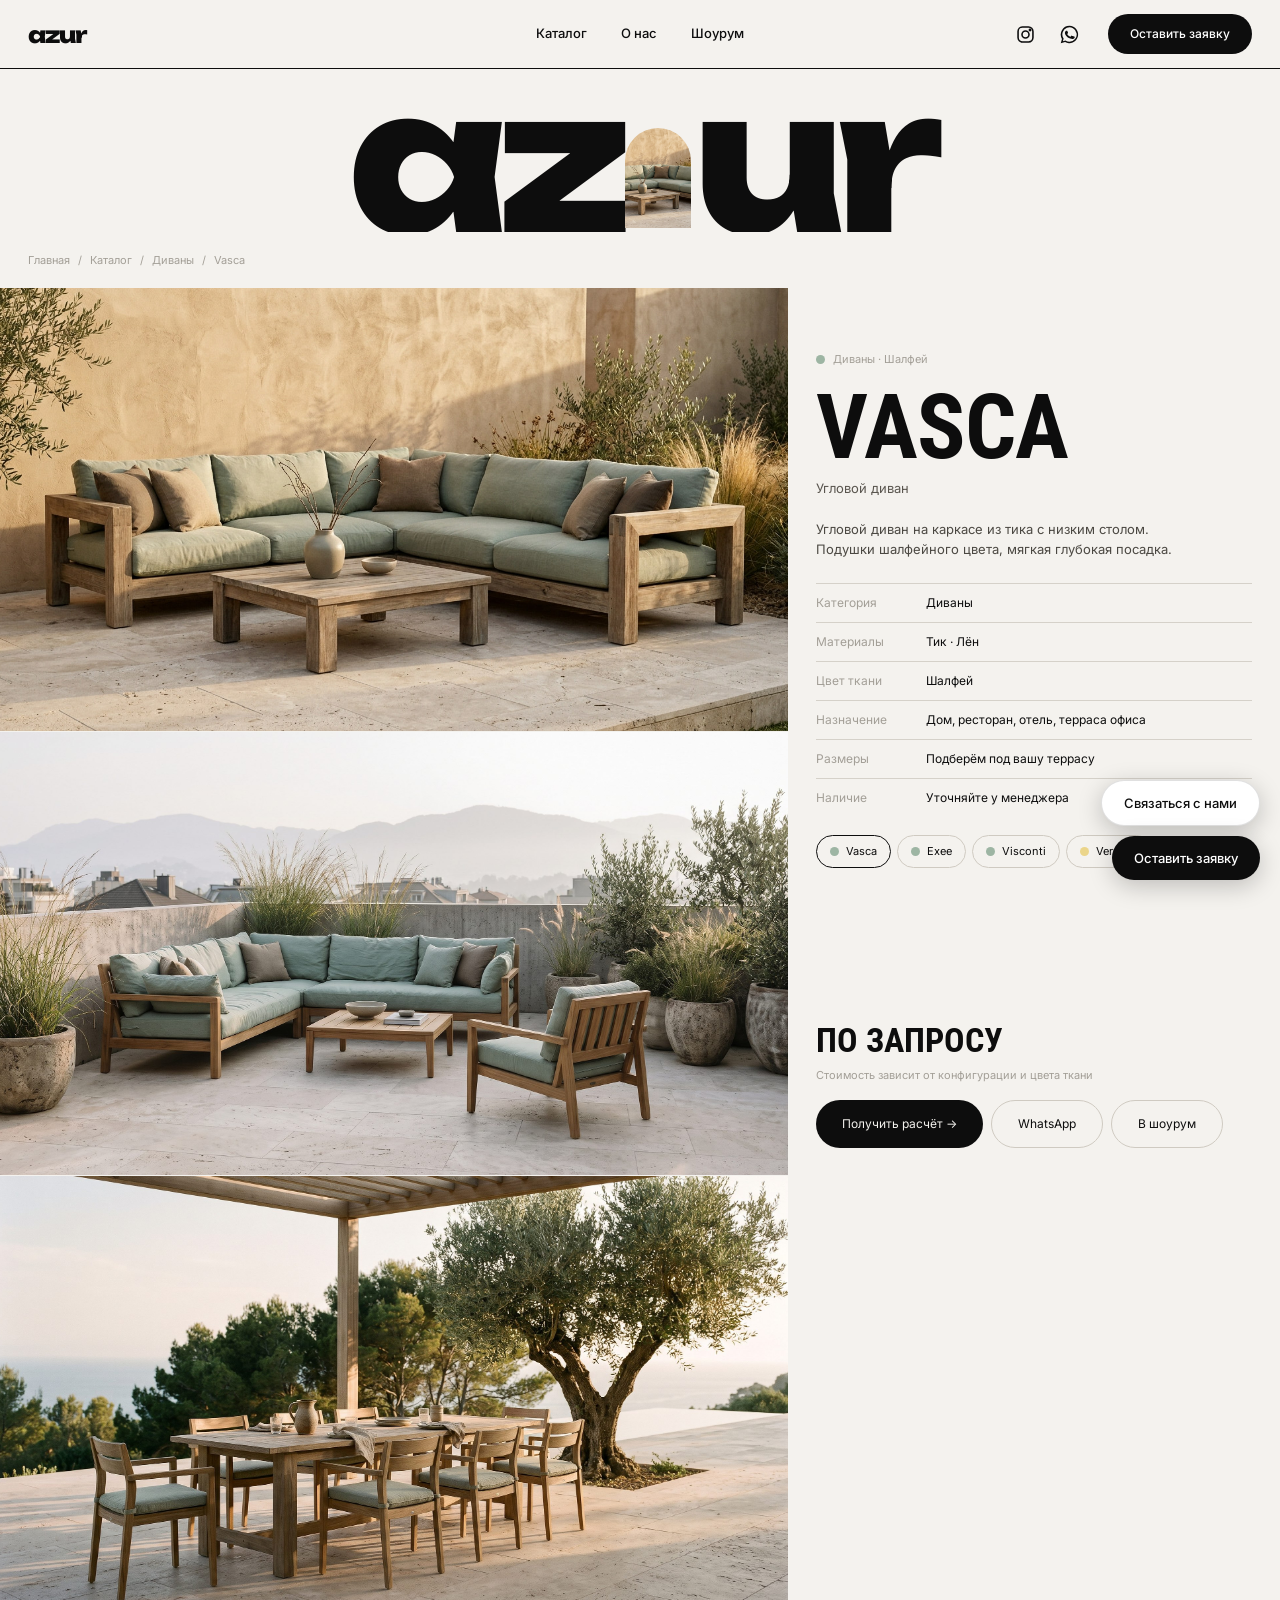
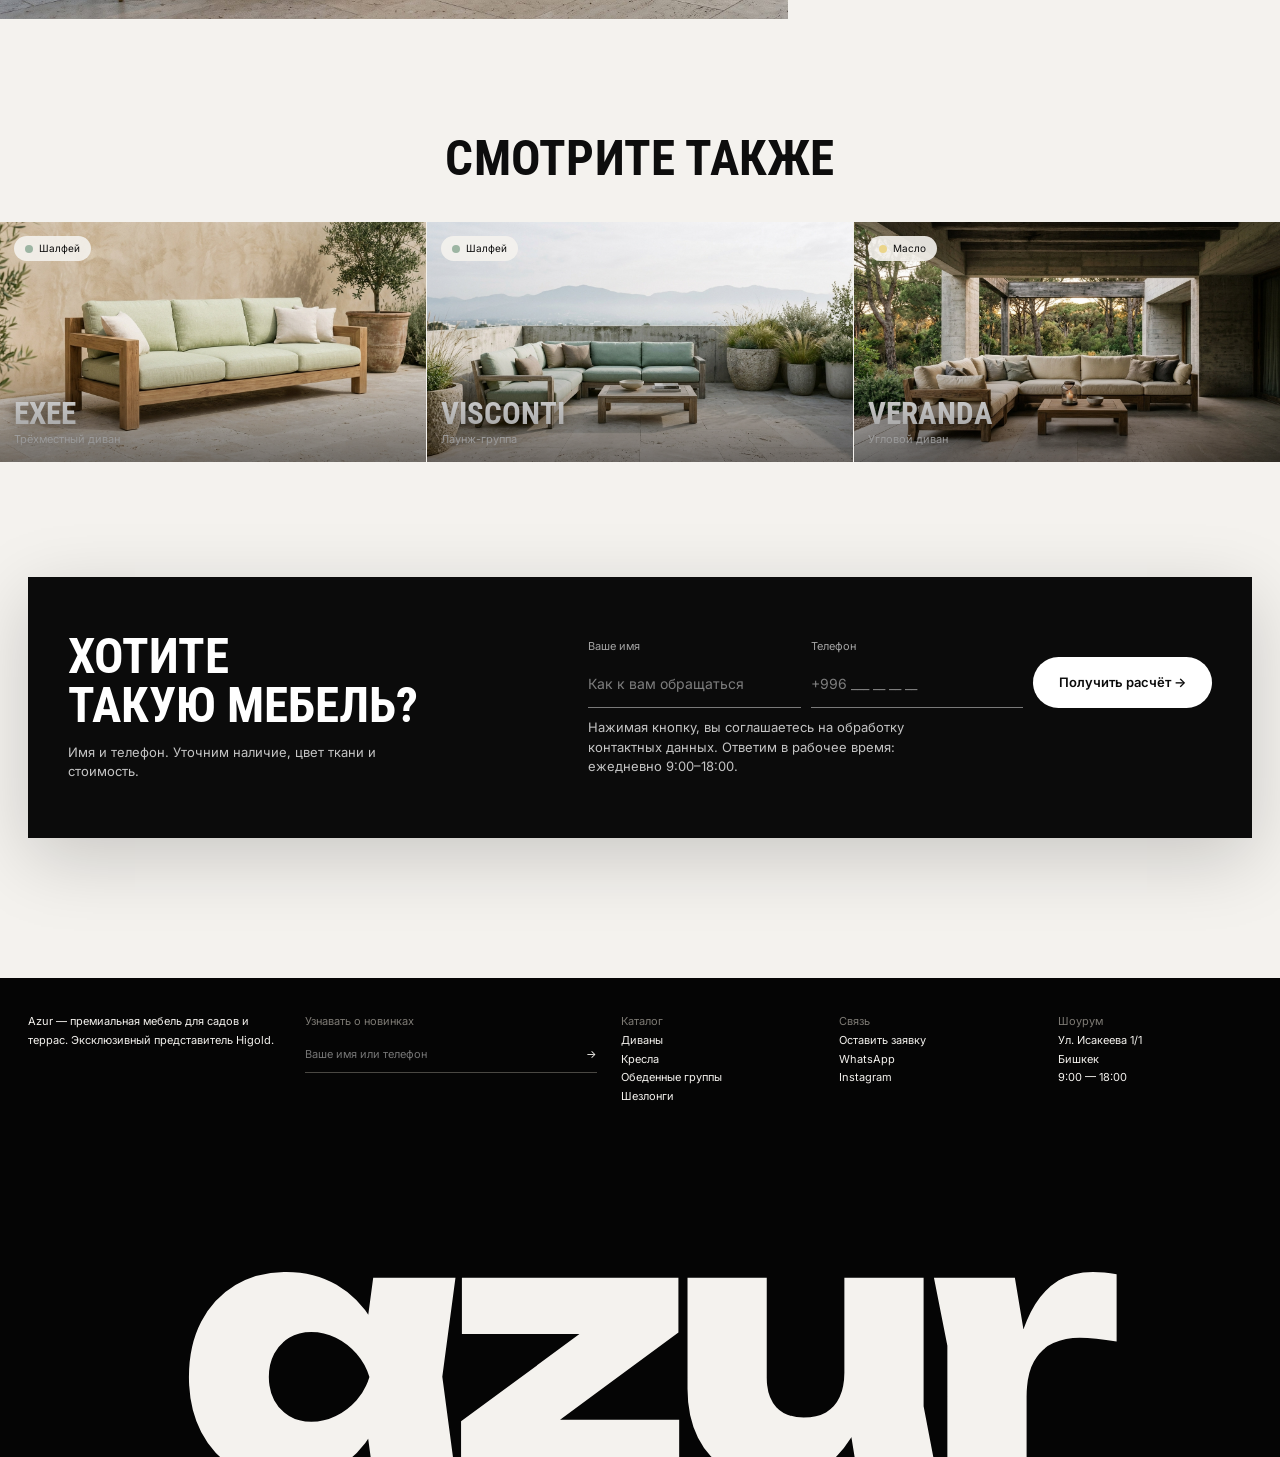
<file: variant-2-product.html>
<!doctype html>
<html lang="ru" data-v="2">
<head>
<meta charset="utf-8">
<meta name="viewport" content="width=device-width,initial-scale=1">
<title>Карточка товара — azur</title>
<link rel="preconnect" href="https://fonts.googleapis.com">
<link href="https://fonts.googleapis.com/css2?family=Inter:wght@300;400;500&family=Roboto+Condensed:wght@500;700&family=Unbounded:wght@600;800&display=swap" rel="stylesheet">
<link rel="stylesheet" href="lead.css">
<style>
:root{--bg:#F4F2EE;--ink:#0d0d0d;--mut:#a39f97;--card:#E6E3DD;--pad:28px}
*{box-sizing:border-box;margin:0;padding:0}
html{scroll-behavior:smooth}
body{background:var(--bg);color:var(--ink);font-family:Inter,sans-serif;font-weight:400;font-size:12px;line-height:1.5;-webkit-font-smoothing:antialiased;overflow-x:hidden}
a{color:inherit;text-decoration:none}button{font:inherit;color:inherit;background:none;border:0;cursor:pointer}img{display:block}ul{list-style:none}
.cond{font-family:"Roboto Condensed",sans-serif;font-weight:700;text-transform:uppercase;letter-spacing:.005em;line-height:1.02}
/* top */
.top{display:grid;grid-template-columns:1.4fr 1fr 1fr 1fr;gap:20px;padding:22px var(--pad) 0;font-size:11px;line-height:1.55}
.top b{display:block;font-weight:400;color:var(--mut);margin-bottom:2px}
.top a{display:block;transition:opacity .2s}.top a:hover{opacity:.5}
.top p{max-width:240px}
/* wordmark */
.wm{display:flex;align-items:flex-end;justify-content:center;padding:2.2vw var(--pad) 0;font-family:Unbounded,sans-serif;font-weight:800;font-size:27vw;line-height:.74;letter-spacing:-.06em;text-transform:lowercase;white-space:nowrap;overflow:hidden;cursor:default;user-select:none}
.wm .ph{display:inline-block;width:.34em;height:.52em;margin:0 .02em .02em;border-radius:999px 999px 0 0;overflow:hidden;align-self:flex-end;flex:none;position:relative}
.wm .ph img{position:absolute;inset:0;width:100%;height:100%;object-fit:cover;transition:opacity .9s}
/* categories */
.cats{text-align:center;padding:5.5vw var(--pad) 3vw;font-size:clamp(26px,4.4vw,70px);max-width:1500px;margin:0 auto}
.cats button{font:inherit;color:var(--mut);transition:color .25s;text-transform:inherit;letter-spacing:inherit;line-height:inherit}
.cats button:hover{color:#555}.cats button.on{color:var(--ink)}
.cats span{color:var(--mut)}
/* strip */
.strip{display:grid;grid-auto-flow:column;grid-auto-columns:calc(100%/3);overflow-x:auto;scroll-snap-type:x mandatory;scrollbar-width:none;border-top:1px solid transparent}
.strip::-webkit-scrollbar{display:none}
.pt{scroll-snap-align:start;position:relative;aspect-ratio:16/9;overflow:hidden;cursor:pointer;background:var(--card)}
.pt img{width:100%;height:100%;object-fit:cover;transition:transform 1.1s cubic-bezier(.2,.6,.2,1)}
.pt:hover img{transform:scale(1.06)}
.pt .tg{position:absolute;left:12px;right:12px;bottom:12px;display:flex;justify-content:space-between;gap:8px;opacity:0;transform:translateY(8px);transition:.4s}
.pt:hover .tg{opacity:1;transform:none}
.chip{background:rgba(244,242,238,.9);backdrop-filter:blur(8px);border-radius:99px;padding:5px 11px;font-size:10px;letter-spacing:.02em;white-space:nowrap}
.hint{display:flex;justify-content:space-between;padding:12px var(--pad) 0;font-size:11px;color:var(--mut)}
/* ideas */
.sec{padding:9vw 0 0}
.h2{text-align:center;font-size:clamp(28px,3.8vw,60px);padding:0 var(--pad) 3vw;max-width:1300px;margin:0 auto}
.trio{display:grid;grid-template-columns:repeat(3,1fr)}
.big{position:relative;aspect-ratio:16/9;overflow:hidden;cursor:pointer}
.big img{width:100%;height:100%;object-fit:cover;transition:transform 1.4s cubic-bezier(.2,.6,.2,1)}
.big:hover img{transform:scale(1.05)}
.big .chips{position:absolute;left:18px;right:18px;top:50%;display:flex;gap:6px;justify-content:center;flex-wrap:wrap;transform:translateY(-50%);opacity:.0;transition:.45s}
.big:hover .chips,.big.on .chips{opacity:1}
.big .lab{position:absolute;left:18px;bottom:16px;color:#fff;font-size:11px;text-shadow:0 1px 8px rgba(0,0,0,.35)}
/* nature cards */
.cards{display:grid;grid-auto-flow:column;grid-auto-columns:calc(100%/3);overflow-x:auto;scrollbar-width:none;scroll-snap-type:x mandatory}
.cards::-webkit-scrollbar{display:none}
.cd{scroll-snap-align:start;background:var(--card);margin-right:1px;aspect-ratio:16/9;padding:16px 20px;display:flex;flex-direction:column;justify-content:space-between;text-align:center;transition:background .4s}
.cd:hover{background:#dcd8d0}
.cd small{color:var(--mut);font-size:11px}
.cd h3{font-size:clamp(18px,2vw,30px);margin-top:8px}
.cd p{font-size:11px;max-width:300px;margin:0 auto;color:#4b4842}
.cd{position:relative;overflow:hidden;color:#fff;background:#222}
.cd>img{position:absolute;inset:0;width:100%;height:100%;object-fit:cover;transition:transform 1.4s cubic-bezier(.2,.6,.2,1);z-index:0}
.cd::after{content:"";position:absolute;inset:0;background:linear-gradient(180deg,rgba(0,0,0,.28),rgba(0,0,0,.05) 35%,rgba(0,0,0,.12) 55%,rgba(0,0,0,.62));z-index:1;transition:opacity .5s}
.cd:hover>img{transform:scale(1.06)}
.cd>*:not(img){position:relative;z-index:2}
.cd small,.cd p{color:#fff}
.cd>div{margin-top:auto;margin-bottom:14px}.cd h3{margin-top:0}
.cd:hover{background:#222}
/* full bleed */
.full{position:relative;margin-top:9vw}
.full img{width:100%;aspect-ratio:16/9;object-fit:cover}
.full p{position:absolute;left:50%;top:50%;transform:translate(-50%,-50%);color:#fff;font-size:12px;text-align:center;max-width:320px;text-shadow:0 1px 12px rgba(0,0,0,.4)}
.stack img{width:100%;aspect-ratio:16/9;object-fit:cover}
.inset{position:relative}
.inset>img{width:100%;aspect-ratio:16/9;object-fit:cover}
.inset .in{position:absolute;right:20%;bottom:-8%;width:28%;aspect-ratio:16/9;overflow:hidden;box-shadow:0 20px 60px rgba(0,0,0,.18)}
.inset .in img{width:100%;height:100%;object-fit:cover}
.inset p{position:absolute;left:var(--pad);top:50%;color:#fff;font-size:11px;max-width:260px;text-shadow:0 1px 10px rgba(0,0,0,.4)}
/* social */
.soc{padding-top:12vw}
.sg{display:grid;grid-template-columns:repeat(4,1fr);gap:0}
.sg a{aspect-ratio:16/9;overflow:hidden;display:block}
.sg img{width:100%;height:100%;object-fit:cover;transition:transform 1s}
.sg a:hover img{transform:scale(1.08)}
/* visit */
.visit{display:grid;grid-template-columns:1fr 1fr;gap:var(--pad);padding:9vw var(--pad) 0;max-width:1400px;margin:0 auto}
.visit h2{font-size:clamp(28px,3.8vw,60px);margin-bottom:22px}
.visit p{max-width:360px;color:#4b4842;margin-bottom:24px;font-size:12.5px}
.visit dl{display:grid;grid-template-columns:90px 1fr;gap:10px 0;font-size:12px;border-top:1px solid #d6d2ca;padding-top:16px;max-width:420px}
.visit dt{color:var(--mut)}
.pick h4{font-weight:400;color:var(--mut);margin:0 0 8px;font-size:11px}
.pick .row{display:flex;gap:6px;flex-wrap:wrap;margin-bottom:22px}
.pick .row button{padding:9px 15px;border:1px solid #cfcac1;border-radius:99px;font-size:12px;transition:.2s}
.pick .row button:hover{border-color:var(--ink)}.pick .row button.on{background:var(--ink);color:var(--bg);border-color:var(--ink)}
.cta{display:inline-flex;align-items:center;gap:10px;background:var(--ink);color:var(--bg);padding:14px 26px;border-radius:99px;font-size:12px;transition:.3s}
.cta:hover{background:#444}.cta.light{background:var(--bg);color:var(--ink)}.cta.light:hover{background:#fff}
.sel{margin-top:14px;min-height:20px;font-size:12px}
/* footer */
footer{background:#050505;color:#f4f2ee;margin-top:11vw;padding:34px var(--pad) 0;overflow:hidden}
footer .g{display:grid;grid-template-columns:1.3fr 1.5fr 1fr 1fr 1fr;gap:24px;font-size:11px;line-height:1.7}
footer .g b{display:block;color:#7d7a74;font-weight:400}
footer a{display:block}footer a:hover{opacity:.55}
footer .nl{border-bottom:1px solid #4a4843;display:flex;gap:6px;padding:4px 0 8px;margin-top:10px}
footer .nl input{flex:1;background:none;border:0;outline:0;color:inherit;font:inherit}
footer .big-wm{font-family:Unbounded,sans-serif;font-weight:800;font-size:27vw;line-height:.72;letter-spacing:-.06em;text-transform:lowercase;white-space:nowrap;margin:8vw 0 0;text-align:center;transform:translateY(6%)}
/* modal / drawer */
.ov{position:fixed;inset:0;background:rgba(10,10,10,.55);z-index:90;display:none;align-items:center;justify-content:center;padding:20px}
.ov.on{display:flex}
.md{background:var(--bg);max-width:760px;width:100%;max-height:92vh;overflow:auto;display:grid;grid-template-columns:1fr;position:relative}
.md .im img{width:100%;aspect-ratio:16/9;object-fit:cover;min-height:0}
.md .tx{padding:40px 36px;display:flex;flex-direction:column;justify-content:space-between;gap:28px}
.md h3{font-size:clamp(30px,3.4vw,50px);margin:10px 0 14px}
.md p{max-width:340px;color:#4b4842;font-size:12.5px}
.md table{width:100%;border-collapse:collapse;margin:20px 0}.md td{padding:9px 0;border-top:1px solid #d6d2ca;font-size:12px}.md td:first-child{color:var(--mut);width:110px}
.md .x{position:absolute;right:14px;top:12px;width:34px;height:34px;border-radius:50%;background:var(--bg);z-index:2;font-size:14px}
.md .btns{display:flex;gap:8px;flex-wrap:wrap}
.fab{position:fixed;right:20px;bottom:20px;z-index:80;background:var(--ink);color:var(--bg);padding:13px 20px;border-radius:99px;font-size:12px;transition:.3s;display:flex;gap:8px;align-items:center}
.fab:hover{background:#444}
.fab i{font-style:normal;background:var(--bg);color:var(--ink);border-radius:99px;min-width:20px;height:20px;display:grid;place-items:center;font-size:11px;padding:0 5px}
.lst .it{display:grid;grid-template-columns:70px 1fr 24px;gap:14px;align-items:center;padding:12px 0;border-top:1px solid #d6d2ca;font-size:12px}
.lst .it img{width:70px;height:70px;object-fit:cover}
.toast{position:fixed;left:50%;bottom:78px;transform:translate(-50%,20px);background:var(--ink);color:var(--bg);padding:11px 20px;border-radius:99px;font-size:12px;z-index:120;opacity:0;pointer-events:none;transition:.4s}
.toast.on{opacity:1;transform:translate(-50%,0)}
.fade{opacity:0;transform:translateY(24px);transition:1s cubic-bezier(.2,.6,.2,1)}.fade.in{opacity:1;transform:none}
@media(max-width:900px){:root{--pad:16px}.top{grid-template-columns:1fr 1fr}.top>div:first-child{grid-column:1/3}.strip{grid-auto-columns:46%}.trio{grid-template-columns:1fr}.cards{grid-auto-columns:78%}.sg{grid-template-columns:repeat(3,1fr)}.sg a:nth-child(n+7){display:none}.visit,.md{grid-template-columns:1fr}.md .im img{min-height:260px}footer .g{grid-template-columns:1fr 1fr}.inset .in{width:34%;right:8%}.cats{font-size:26px}}
.lm-block{background:var(--card)}
@media(max-width:900px){.sg{grid-template-columns:repeat(2,1fr)}.sg a:nth-child(n+7){display:block}}

.hd2{position:sticky;top:0;z-index:60;display:grid;grid-template-columns:1fr auto 1fr;align-items:center;padding:14px 28px;background:rgba(244,242,238,.94);backdrop-filter:blur(14px);border-bottom:1px solid #0d0d0d}
.lg2{font-family:Unbounded,sans-serif;font-weight:800;font-size:22px;letter-spacing:-.06em;text-transform:lowercase}
.hd2 nav{display:flex;gap:34px;font-size:13px;font-weight:500}
.hd2 nav a,.hd2 .r2 a{position:relative}
.hd2 nav a::after{content:"";position:absolute;left:0;right:0;bottom:-3px;height:1.5px;background:currentColor;transform:scaleX(0);transform-origin:left;transition:.3s}.hd2 nav a:hover::after{transform:scaleX(1)}
.hd2 .r2{display:flex;gap:22px;justify-content:flex-end;align-items:center;font-size:12px}
.cta2{background:#0d0d0d;color:#fff;border-radius:99px;padding:11px 22px;font-size:12px;font-weight:500;white-space:nowrap;border:0;cursor:pointer;transition:.3s}.cta2:hover{background:#444}
@media(max-width:800px){.hd2{grid-template-columns:1fr auto;padding:12px 16px}.hd2 nav,.hd2 .r2 a{display:none}}

.rv{padding:9vw 0 0}.rv-in{padding:0 var(--pad)}
.rv-h{display:flex;justify-content:space-between;align-items:flex-end;gap:20px;flex-wrap:wrap;margin-bottom:34px}
.rv-h h2{font:700 clamp(30px,4vw,64px)/1 "Roboto Condensed";text-transform:uppercase}.rv-h p{color:#5a564f;font-size:13px;margin-top:10px}
.rv-sc{display:flex;align-items:center;gap:14px;border:1px solid #0d0d0d;border-radius:99px;padding:11px 22px;font-size:12px;transition:.25s}.rv-sc:hover{background:#0d0d0d;color:#fff}
.rv-sc b{font:700 24px "Roboto Condensed"}.rv-st{letter-spacing:2px}.rv-sc em{font-style:normal;opacity:.7}.rv-sc i{font-style:normal;font-weight:500}
.rv-g{display:grid;grid-template-columns:repeat(3,1fr);gap:0;border-top:1px solid #0d0d0d}
.rv-c{padding:26px 26px 26px 0;border-bottom:1px solid #d5d1c9;display:flex;flex-direction:column;justify-content:space-between;gap:30px;min-height:200px}
.rv-t{font:700 clamp(20px,1.9vw,28px)/1.15 "Roboto Condensed";text-transform:uppercase}
.rv-f{display:flex;gap:12px;align-items:center;font-size:12px}.rv-a{width:34px;height:34px;border-radius:50%;background:#0d0d0d;color:#fff;display:grid;place-items:center;font-size:11px}.rv-f b{display:block;font-weight:500}.rv-f small{color:#9b978f;font-size:11px}
@media(max-width:900px){.rv-g{grid-template-columns:1fr}}

.rv2{padding:9vw var(--pad) 0}
.rv2-in{display:grid;grid-template-columns:320px 1fr;gap:0;border-top:1px solid #0d0d0d}
.rv2-s{padding:34px 30px 34px 0;border-right:1px solid #d5d1c9;display:flex;flex-direction:column;justify-content:space-between;gap:30px}
.rv2-s small{font-size:10px;letter-spacing:.14em;text-transform:uppercase;color:#9b978f}
.rv2-n{font:700 clamp(90px,10vw,170px)/.85 "Roboto Condensed";letter-spacing:-.02em}
.rv2-st{letter-spacing:4px;font-size:18px;margin-top:-14px}.rv2-s p{font-size:12px;color:#5a564f;margin-top:-14px}
.rv2-s a{align-self:flex-start;border:1px solid #0d0d0d;border-radius:99px;padding:11px 22px;font-size:12px;font-weight:500;transition:.25s}.rv2-s a:hover{background:#0d0d0d;color:#fff}
.rv2-m{padding:34px 0 0 40px;display:flex;flex-direction:column}
.rv2-m h2{font:700 clamp(30px,4vw,64px)/1 "Roboto Condensed";text-transform:uppercase;margin-bottom:26px}
.rv2-big{display:flex;flex-direction:column;gap:22px;transition:opacity .22s,transform .22s}.rv2-big.sw{opacity:0;transform:translateY(8px)}
.rv2-q{font:700 120px/.5 "Roboto Condensed";height:50px;color:#0d0d0d}
.rv2-big p{font:700 clamp(26px,3.2vw,50px)/1.08 "Roboto Condensed";text-transform:uppercase;max-width:900px}
.rv2-big footer{display:flex;gap:14px;align-items:center;font-size:12px}.rv2-big footer i{width:40px;height:40px;border-radius:50%;background:#0d0d0d;color:#fff;display:grid;place-items:center;font-style:normal;font-size:12px}
.rv2-big b{display:block;font-weight:500;font-size:13px}.rv2-big small{color:#9b978f}
.rv2-r{display:grid;grid-template-columns:repeat(4,1fr);gap:0;margin-top:34px;border-top:1px solid #d5d1c9}
.rv2-c{background:none;border:0;border-right:1px solid #d5d1c9;padding:18px 18px 4px 0;margin-right:18px;text-align:left;display:flex;flex-direction:column;justify-content:space-between;gap:14px;cursor:pointer;font:inherit;color:inherit;transition:.25s;min-height:110px}
.rv2-c:last-child{border:0}
.rv2-c span{font-size:12px;line-height:1.5;display:-webkit-box;-webkit-line-clamp:3;-webkit-box-orient:vertical;overflow:hidden}.rv2-c em{font-style:normal;font-size:11px;color:#9b978f}
.rv2-c:hover span,.rv2-c.on span{text-decoration:underline}
@media(max-width:1000px){.rv2-in{grid-template-columns:1fr}.rv2-s{border:0;padding-right:0}.rv2-m{padding-left:0}.rv2-r{grid-template-columns:repeat(2,1fr)}}

.rv3{padding:9vw 0 0}
.rv3-top{display:flex;justify-content:space-between;align-items:flex-end;gap:20px;flex-wrap:wrap;margin-bottom:26px}
.rv3-sc{display:flex;align-items:center;gap:12px;font-size:13px}.rv3-sc b{font-size:24px}.rv3-sc span{color:#f0b429;letter-spacing:2px}.rv3-sc em{font-style:normal;opacity:.65}
.rv3-sl{transition:opacity .18s,transform .18s}.rv3-sl.o{opacity:0;transform:translateY(8px)}
.rv3-h{display:grid;grid-template-columns:auto 1fr auto;gap:22px;align-items:center}
.rv3-av{width:76px;height:76px;border-radius:50%;display:grid;place-items:center;font-weight:600;font-size:22px}
.rv3-m small{display:block;font-size:12px;letter-spacing:.08em;opacity:.55;margin-bottom:6px}.rv3-m small i{font-style:normal;margin:0 8px}
.rv3-m b{font-weight:500;font-size:30px;line-height:1.1}
.rv3-st{color:#f0b429;font-size:30px;letter-spacing:4px;white-space:nowrap}
.rv3-b{display:grid;grid-template-columns:76px 1fr;gap:22px;margin-top:30px}
.rv3-q{font:700 90px/.9 Georgia,serif;opacity:.2}
.rv3-b p{font-size:clamp(18px,1.7vw,24px);line-height:1.65;max-width:980px;opacity:.85}
.rv3-btn{display:inline-block;margin:26px 0 0 98px;border:1px solid currentColor;padding:15px 30px;font-size:13px;letter-spacing:.1em;text-transform:uppercase;opacity:.7;transition:.25s}.rv3-btn:hover{opacity:1;background:#111;color:#fff;border-color:#111}
.rv3-nav{display:flex;justify-content:space-between;align-items:center;margin-top:34px;padding-top:20px;border-top:1px solid rgba(0,0,0,.12)}
.rv3-dots{display:flex;gap:8px}.rv3-dots button{width:9px;height:9px;border-radius:50%;background:rgba(0,0,0,.2);transition:.25s;border:0;cursor:pointer;padding:0}.rv3-dots button.on{background:#111;width:26px;border-radius:99px}
.rv3-ar{display:flex;align-items:center;gap:12px;font-size:12px}.rv3-ar button{width:40px;height:40px;border-radius:50%;border:1px solid rgba(0,0,0,.25);background:none;cursor:pointer;font-size:15px;transition:.25s}.rv3-ar button:hover{background:#111;color:#fff;border-color:#111}
.rv3-hint{font-size:11px;opacity:.5;margin-top:12px;text-align:center}
@media(max-width:800px){.rv3-h{grid-template-columns:auto 1fr}.rv3-st{grid-column:1/3;font-size:22px}.rv3-m b{font-size:22px}.rv3-av{width:56px;height:56px;font-size:17px}.rv3-b{grid-template-columns:1fr}.rv3-q{display:none}.rv3-btn{margin-left:0}}
.rv3{padding:9vw var(--pad) 0}.rv3-top h2{font:700 clamp(30px,4vw,64px)/1 "Roboto Condensed";text-transform:uppercase}.rv3-box{border-top:1px solid #0d0d0d;padding:44px 0 10px}.rv3-av{background:#0d0d0d;color:#fff}.rv3-m b{font-family:"Roboto Condensed";text-transform:uppercase;font-weight:700;font-size:36px}.rv3-b p{font-size:clamp(18px,1.6vw,22px)}.rv3-btn{border-radius:99px}

.rv4{--rh:98px;padding:9vw 0 0}
.rv4-top{display:flex;justify-content:space-between;align-items:flex-end;gap:20px;flex-wrap:wrap;margin-bottom:18px}
.rv4-sc{display:flex;align-items:center;gap:12px;font-size:13px}.rv4-sc b{font-size:24px}.rv4-sc span{color:#f0b429;letter-spacing:2px}.rv4-sc em{font-style:normal;opacity:.6}
.rv4-box{position:relative}
.rv4-l{height:calc(var(--rh)*4);overflow-y:auto;scroll-snap-type:y mandatory;scrollbar-width:thin;scrollbar-color:rgba(0,0,0,.25) transparent}
.rv4-l::-webkit-scrollbar{width:5px}.rv4-l::-webkit-scrollbar-thumb{background:rgba(0,0,0,.25);border-radius:9px}
.rv4-r{height:var(--rh);scroll-snap-align:start;display:grid;grid-template-columns:auto 1fr auto;gap:18px;align-items:center;padding:0 22px;border-bottom:1px solid rgba(0,0,0,.09);color:inherit;text-decoration:none;transition:background .2s}
.rv4-r:hover{background:rgba(0,0,0,.035)}
.rv4-av{width:46px;height:46px;border-radius:50%;display:grid;place-items:center;font-size:14px;font-weight:600}
.rv4-n{display:flex;gap:10px;align-items:baseline;margin-bottom:3px}.rv4-n b{font-size:15px;font-weight:600}.rv4-n small{font-size:11px;opacity:.5}
.rv4-t p{font-size:14px;line-height:1.45;opacity:.82;display:-webkit-box;-webkit-line-clamp:2;-webkit-box-orient:vertical;overflow:hidden;max-width:880px}
.rv4-st{color:#f0b429;font-size:15px;letter-spacing:3px;white-space:nowrap}
.rv4-fade{position:absolute;left:0;right:0;bottom:0;height:34px;pointer-events:none}
.rv4-h{font-size:11px;opacity:.55;margin-top:12px;text-align:center}.rv4-h a{text-decoration:underline}
@media(max-width:800px){.rv4{--rh:116px}.rv4-r{grid-template-columns:auto 1fr;padding:0 12px}.rv4-st{display:none}}
.rv4{padding:9vw var(--pad) 0}.rv4-top h2{font:700 clamp(30px,4vw,64px)/1 "Roboto Condensed";text-transform:uppercase}.rv4-box{border-top:1px solid #0d0d0d}.rv4-av{background:#0d0d0d;color:#fff;border-radius:50%}.rv4-n b{font-family:"Roboto Condensed";text-transform:uppercase;font-size:18px}.rv4-r{padding-left:0}.rv4-fade{background:linear-gradient(transparent,#F4F2EE)}


.wm.sm{font-size:15vw;padding-top:1.6vw;cursor:pointer}
.wm.sm a{display:contents;color:inherit}
.subf{display:flex;justify-content:space-between;gap:20px;flex-wrap:wrap;padding:16px var(--pad);margin:0 0 1px;font-size:11px;color:var(--ink);border-top:1px solid #0d0d0d;border-bottom:1px solid #0d0d0d;align-items:center}
.subf .lb2t,.subf #sfc{font-family:"Roboto Condensed";font-weight:700;text-transform:uppercase;font-size:14px;letter-spacing:.02em;margin-right:6px}
.subf .g{display:flex;gap:6px;flex-wrap:wrap;align-items:center}
.subf button{padding:9px 17px;border:1px solid #0d0d0d;border-radius:99px;font-size:12px;color:var(--ink);transition:.2s;background:transparent}.subf button.on{background:var(--ink);color:#fff;border-color:var(--ink)}.subf button:hover{background:#e6e3dd}.subf button.on:hover{background:var(--ink)}
.subf i{display:inline-block;width:9px;height:9px;border-radius:50%;margin-right:7px;vertical-align:-1px}
.grid3{display:grid;grid-template-columns:repeat(3,1fr);gap:1px}
.gt{position:relative;aspect-ratio:16/9;overflow:hidden;display:block;background:var(--card)}
.gt img{width:100%;height:100%;object-fit:cover;transition:transform 1.2s cubic-bezier(.2,.6,.2,1)}.gt:hover img{transform:scale(1.05)}
.gt .tg{position:absolute;left:14px;right:14px;bottom:14px;display:flex;justify-content:space-between;gap:8px;align-items:flex-end}
.gt .cap{color:#fff;text-shadow:0 1px 14px rgba(0,0,0,.4)}.gt .cap b{display:block;font-family:"Roboto Condensed";font-size:clamp(22px,2.4vw,34px);text-transform:uppercase;line-height:1}.gt .cap span{font-size:11px}
.gt .ql{background:rgba(244,242,238,.92);border-radius:99px;padding:7px 14px;font-size:11px;opacity:0;transform:translateY(6px);transition:.35s;border:0;cursor:pointer;color:var(--ink)}.gt:hover .ql{opacity:1;transform:none}
.gt::after{content:"";position:absolute;inset:0;background:linear-gradient(180deg,transparent 55%,rgba(0,0,0,.5));pointer-events:none}
.gt .dt{position:absolute;left:14px;top:14px;z-index:2;background:rgba(244,242,238,.9);border-radius:99px;padding:5px 11px;font-size:10px;display:flex;gap:6px;align-items:center}.gt .dt i{width:8px;height:8px;border-radius:50%;background:var(--c)}
.empty2{display:none;text-align:center;padding:90px var(--pad);color:#5a564f}.empty2 b{display:block;font-family:"Roboto Condensed";font-size:40px;text-transform:uppercase;color:var(--ink);margin-bottom:10px}
.sec2{padding:9vw 0 0}
.bc2{padding:20px var(--pad) 0;font-size:11px;color:var(--mut)}.bc2 a:hover{color:var(--ink)}.bc2 i{font-style:normal;margin:0 8px}
.pp2{display:grid;grid-template-columns:1.6fr 1fr;gap:0;margin-top:20px}
.pp2 .gl{display:grid;gap:1px}.pp2 .gl img{width:100%;aspect-ratio:16/9;object-fit:cover;cursor:zoom-in}
.pp2 .in{position:sticky;top:0;align-self:start;height:100vh;padding:7vh var(--pad) 40px;display:flex;flex-direction:column;justify-content:space-between;overflow:auto}
.pp2 .lab{font-size:11px;color:var(--mut);display:flex;gap:8px;align-items:center}.pp2 .lab i{width:9px;height:9px;border-radius:50%;background:var(--c)}
.pp2 h1{font-size:clamp(48px,7vw,120px);margin:14px 0 6px;letter-spacing:-.01em}
.pp2 .vv{font-size:13px;color:#5a564f}
.pp2 p.ds{max-width:380px;margin-top:22px;color:#4b4842;font-size:13px}
.pp2 dl{display:grid;grid-template-columns:110px 1fr;gap:0;margin-top:24px;font-size:12px}.pp2 dt,.pp2 dd{padding:10px 0;border-top:1px solid #d5d1c9}.pp2 dt{color:var(--mut)}
.pp2 .pr{font-family:"Roboto Condensed";font-size:34px;text-transform:uppercase;font-weight:700;margin-top:20px}.pp2 .pr small{font:400 11px Inter;text-transform:none;color:var(--mut);display:block;margin-top:2px}
.pp2 .bt{display:flex;gap:8px;flex-wrap:wrap;margin-top:18px}
.pp2 .others{display:flex;gap:6px;flex-wrap:wrap;margin-top:18px}.pp2 .others a{padding:7px 13px;border:1px solid #cfcac1;border-radius:99px;font-size:11px;display:flex;gap:7px;align-items:center;transition:.2s}.pp2 .others a:hover,.pp2 .others a.on{border-color:var(--ink)}.pp2 .others i{width:9px;height:9px;border-radius:50%;background:var(--c)}
.lb2{position:fixed;inset:0;z-index:400;background:rgba(10,10,10,.92);display:none;align-items:center;justify-content:center;padding:24px}.lb2.on{display:flex}.lb2 img{max-width:100%;max-height:100%;object-fit:contain}
@media(max-width:900px){.grid3{grid-template-columns:repeat(2,1fr)}.pp2{grid-template-columns:1fr}.pp2 .in{position:static;height:auto;padding:28px var(--pad)}.wm.sm{font-size:24vw}}
</style>
</head>
<body class="">
<header class="hd2"><a class="lg2" href="variant-2.html">azur</a>
  <nav><a href="variant-2-catalog.html">Каталог</a><a href="variant-2.html#about">О нас</a><a href="variant-2.html#visit">Шоурум</a></nav>
  <div class="r2"><span class="socl"><a href="https://www.instagram.com/azur.outdoor.kg/" target="_blank" rel="noopener" aria-label="Instagram"><svg viewBox="0 0 24 24" fill="none" stroke="currentColor" stroke-width="1.8"><rect x="3.500" y="3.500" width="17" height="17" rx="5"/><circle cx="12" cy="12" r="4"/><circle cx="17.200" cy="6.800" r=".8" fill="currentColor"/></svg></a><a href="https://wa.me/996553387878" target="_blank" rel="noopener" aria-label="WhatsApp"><svg viewBox="0 0 24 24" fill="currentColor"><path d="M12 2a10 10 0 00-8.6 15.1L2 22l4.9-1.3A10 10 0 1012 2zm0 18.2c-1.5 0-3-.4-4.2-1.200l-.3-.2-3 .8.8-2.900-.2-.3A8.200 8.200 0 1112 20.200zm4.500-6.100c-.2-.1-1.500-.7-1.700-.8-.2-.1-.4-.1-.6.100l-.8 1c-.1.200-.3.200-.5.100-1.500-.7-2.400-1.300-3.400-2.900-.3-.4.300-.4.800-1.300.1-.2 0-.3 0-.5l-.8-1.800c-.2-.5-.4-.4-.6-.4h-.5c-.2 0-.5.100-.7.300-.7.700-1 1.500-1 2.300.1 1 .5 2 1.200 2.800 1.300 1.700 2.900 2.900 4.900 3.600 1.800.6 2.500.5 3.300.4.600-.1 1.500-.6 1.700-1.300.2-.6.2-1.100.1-1.200l-.5-.2z"/></svg></a></span><button class="cta2" data-lead="general" data-source="header">Оставить заявку</button></div>
</header>

<div class="wm sm" aria-label="azur"><a href="variant-2.html"><span>az</span><span class="ph" id="wph"></span><span>ur</span></a></div>
<div class="bc2"><a href="variant-2.html">Главная</a><i>/</i><a href="variant-2-catalog.html">Каталог</a><i>/</i><a href="#" id="bcc"></a><i>/</i><span id="bcn"></span></div>
<main class="pp2"><div class="gl" id="gl"></div><div class="in" id="in"></div></main>
<section class="sec2"><h2 class="h2 cond">Смотрите также</h2><div class="grid3" id="rel"></div></section>
<section class="sec2"><div style="padding:0 var(--pad)"><div class="lm-block"><div><h2>Хотите<br>такую мебель?</h2><p>Имя и телефон. Уточним наличие, цвет ткани и стоимость.</p></div><div data-lead-inline="product" data-source="product-block"></div></div></div></section>
<div class="lb2" id="lb"><img alt=""></div>

<footer>
  <div class="g">
    <div>Azur — премиальная мебель для садов и террас. Эксклюзивный представитель Higold.</div>
    <div><b>Узнавать о новинках</b><div class="nl"><input id="nlin" placeholder="Ваше имя или телефон"><button id="nlb">→</button></div></div>
    <div><b>Каталог</b><a href="variant-2-catalog.html?cat=sofas">Диваны</a><a href="variant-2-catalog.html?cat=armchairs">Кресла</a><a href="variant-2-catalog.html?cat=dining">Обеденные группы</a><a href="variant-2-catalog.html?cat=loungers">Шезлонги</a></div>
    <div><b>Связь</b><a href="#" data-lead="general" data-source="footer">Оставить заявку</a><a href="https://wa.me/996553387878" target="_blank">WhatsApp</a><a href="https://www.instagram.com/azur.outdoor.kg/" target="_blank">Instagram</a></div>
    <div><b>Шоурум</b>Ул. Исакеева 1/1<br>Бишкек<br>9:00 — 18:00</div>
  </div>
  <div class="big-wm">azur</div>
</footer>
<div class="toast" id="toast"></div>
<form name="lead" method="POST" data-netlify="true" netlify-honeypot="bot-field" hidden>
  <input name="name"><input name="phone"><input name="contact"><input name="type"><input name="topic"><input name="product"><input name="source"><input name="page"><input name="comment"><input name="interest"><input name="object"><input name="size"><input name="visit"><input name="bot-field">
</form>
<script src="data.js"></script>
<script src="lead.js"></script>
<script>

const $=(s,r=document)=>r.querySelector(s),$$=(s,r=document)=>[...r.querySelectorAll(s)];
const Q=new URLSearchParams(location.search);
const toast=m=>{const t=$('#toast');if(!t)return;t.textContent=m;t.classList.add('on');clearTimeout(toast.t);toast.t=setTimeout(()=>t.classList.remove('on'),2000)};
const MATS=[['','Все материалы'],['Тик','Тик'],['Плетение','Плетение']];
function filterProducts(cat,mood,mat){return AZ.products.filter(p=>(!cat||p.c===cat)&&(!mood||p.m===mood)&&(!mat||p.mat.includes(mat)))}
function setQ(o){const u=new URL(location.href);Object.entries(o).forEach(([k,v])=>v?u.searchParams.set(k,v):u.searchParams.delete(k));if(u.href!==location.href)history.pushState(null,'',u)}
function plural(n){return n+' '+(n%10===1&&n%100!==11?'модель':(n%10>=2&&n%10<=4&&(n%100<10||n%100>=20))?'модели':'моделей')}

const WP=['f05','f15','f12','f10'];let wi=0;
$('#wph').innerHTML=WP.map((k,i)=>`<img src="${k}.jpg" style="opacity:${i?0:1}" alt="">`).join('');
setInterval(()=>{wi=(wi+1)%WP.length;$$('#wph img').forEach((m,i)=>m.style.opacity=i===wi?1:0)},2600);
function renderProduct(){
const p=AZ.byId(new URLSearchParams(location.search).get('id'))||AZ.products[0],m=AZ.mood(p.m),C=AZ.cat(p.c),G=AZ.gallery(p);
document.title=p.n+' · azur';
$('#bcc').textContent=C.n;$('#bcc').href=AZ.link.catalog(p.c);$('#bcn').textContent=p.n;
$('#gl').innerHTML=G.map((k,i)=>`<img src="${k}.jpg" alt="${p.n}">`).join('');
$$('#gl img').forEach(im=>im.onclick=()=>{$('#lb img').src=im.src;$('#lb').classList.add('on')});$('#lb').onclick=()=>$('#lb').classList.remove('on');
const same=AZ.products.filter(x=>x.c===p.c);
$('#in').innerHTML=`<div><div class="lab" style="--c:${m.c}"><i></i>${C.n} · ${m.n}</div><h1 class="cond">${p.n}</h1><div class="vv">${p.v}</div><p class="ds">${p.d}</p>
 <dl><dt>Категория</dt><dd>${C.n}</dd><dt>Материалы</dt><dd>${p.mat}</dd><dt>Цвет ткани</dt><dd>${m.n}</dd><dt>Назначение</dt><dd>Дом, ресторан, отель, терраса офиса</dd><dt>Размеры</dt><dd>Подберём под вашу террасу</dd><dt>Наличие</dt><dd>Уточняйте у менеджера</dd></dl>
 <div class="others">${same.map(x=>{const mm=AZ.mood(x.m);return `<a class="${x.id===p.id?'on':''}" href="${AZ.link.product(x.id)}" style="--c:${mm.c}"><i></i>${x.n}</a>`}).join('')}</div></div>
 <div><div class="pr">По запросу<small>Стоимость зависит от конфигурации и цвета ткани</small></div>
 <div class="bt"><button class="cta" data-lead="product" data-product="${p.id}" data-source="product-main">Получить расчёт →</button><a class="cta light" style="border:1px solid #cfcac1" target="_blank" href="${AZ.WA}${AZ.enc('Здравствуйте! Интересует модель '+p.n+' ('+p.v+').')}">WhatsApp</a><button class="cta light" style="border:1px solid #cfcac1" data-lead="showroom" data-source="product-showroom">В шоурум</button></div></div>`;
$('#rel').innerHTML=AZ.related(p,3).map(x=>{const mm=AZ.mood(x.m);return `<a class="gt" href="${AZ.link.product(x.id)}" style="--c:${mm.c}"><img src="${x.i}.jpg" style="object-position:${x.pos}" alt="${x.n}" loading="lazy"><span class="dt"><i></i>${mm.n}</span><div class="tg"><div class="cap"><b>${x.n}</b><span>${x.v}</span></div></div></a>`}).join('');

}
renderProduct();

document.addEventListener('click',e=>{const a=e.target.closest('.opt a,.others a,.sw a,#rel a');if(!a||e.metaKey||e.ctrlKey||e.shiftKey||!/-product\.html\?id=/.test(a.href))return;e.preventDefault();history.pushState(null,'',a.href);renderProduct();window.scrollTo({top:0,behavior:'smooth'})});
addEventListener('popstate',renderProduct);

</script>
</body>
</html>
</file>
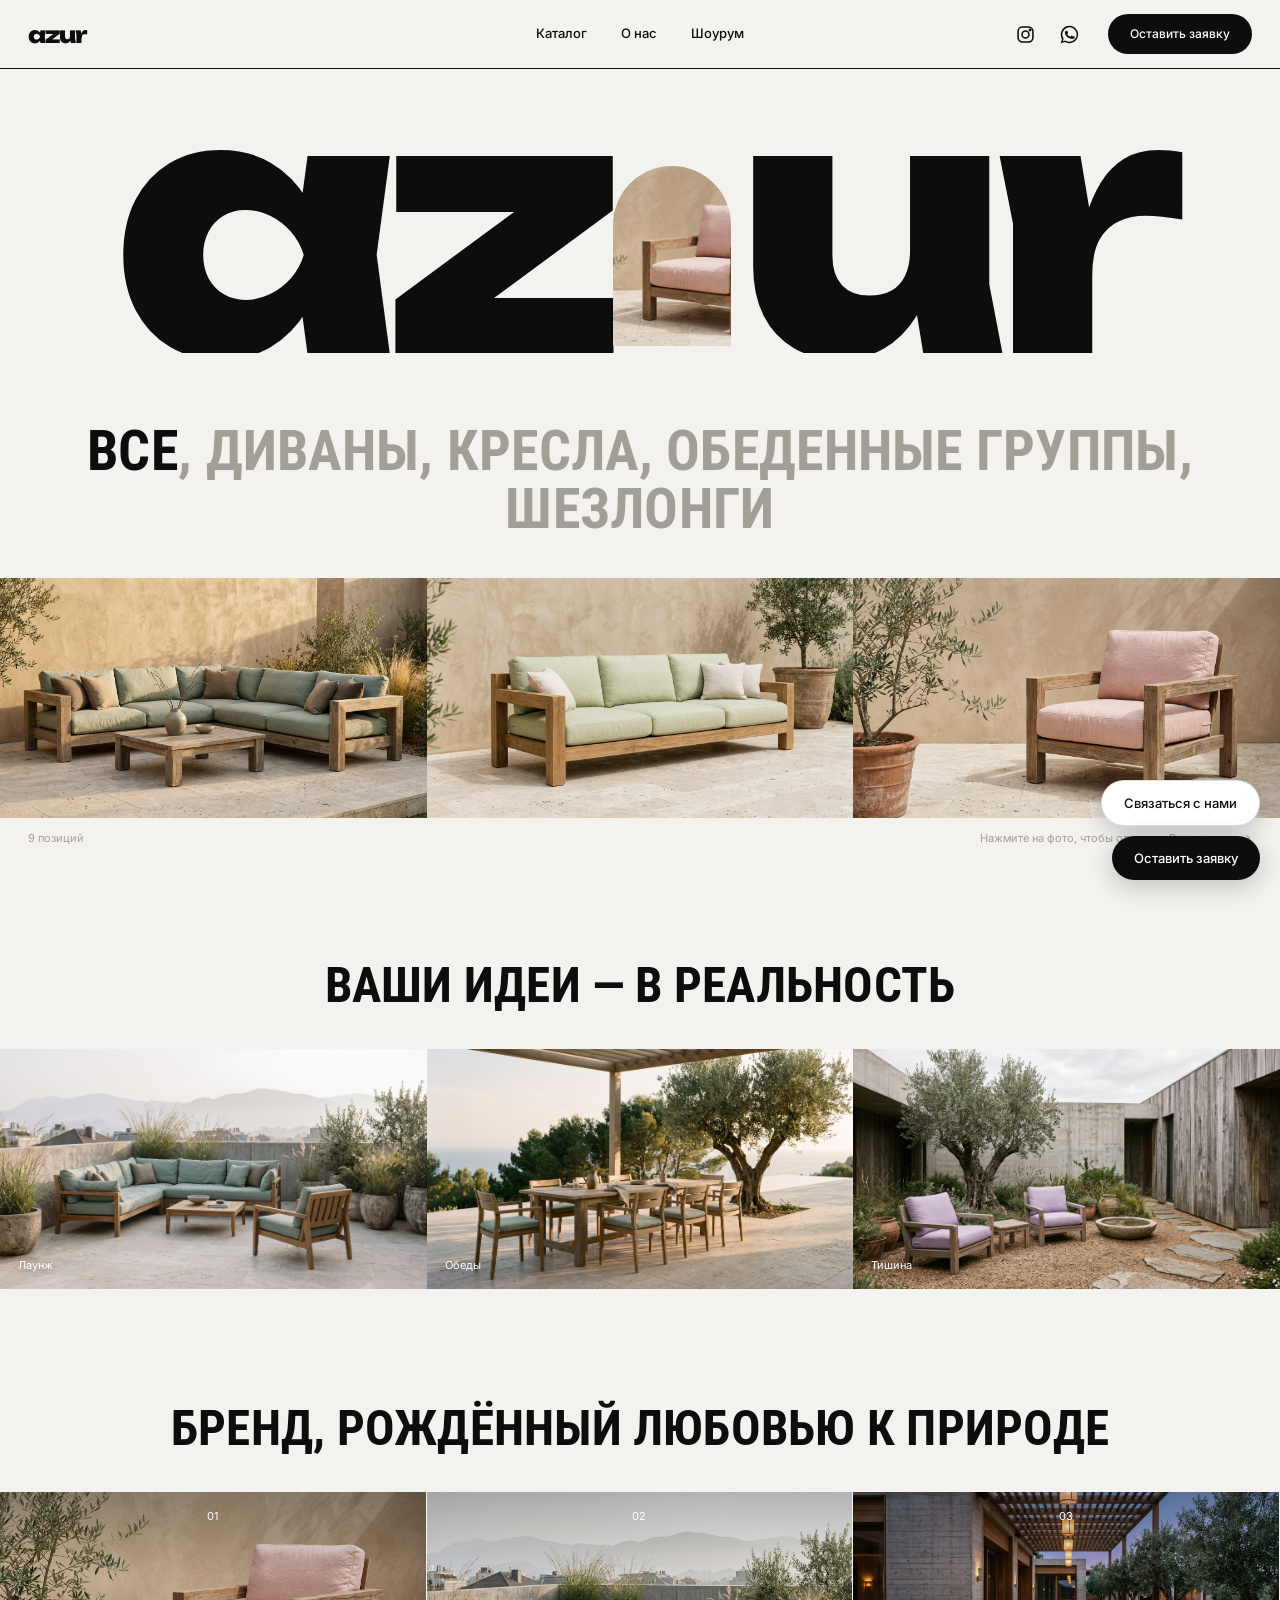
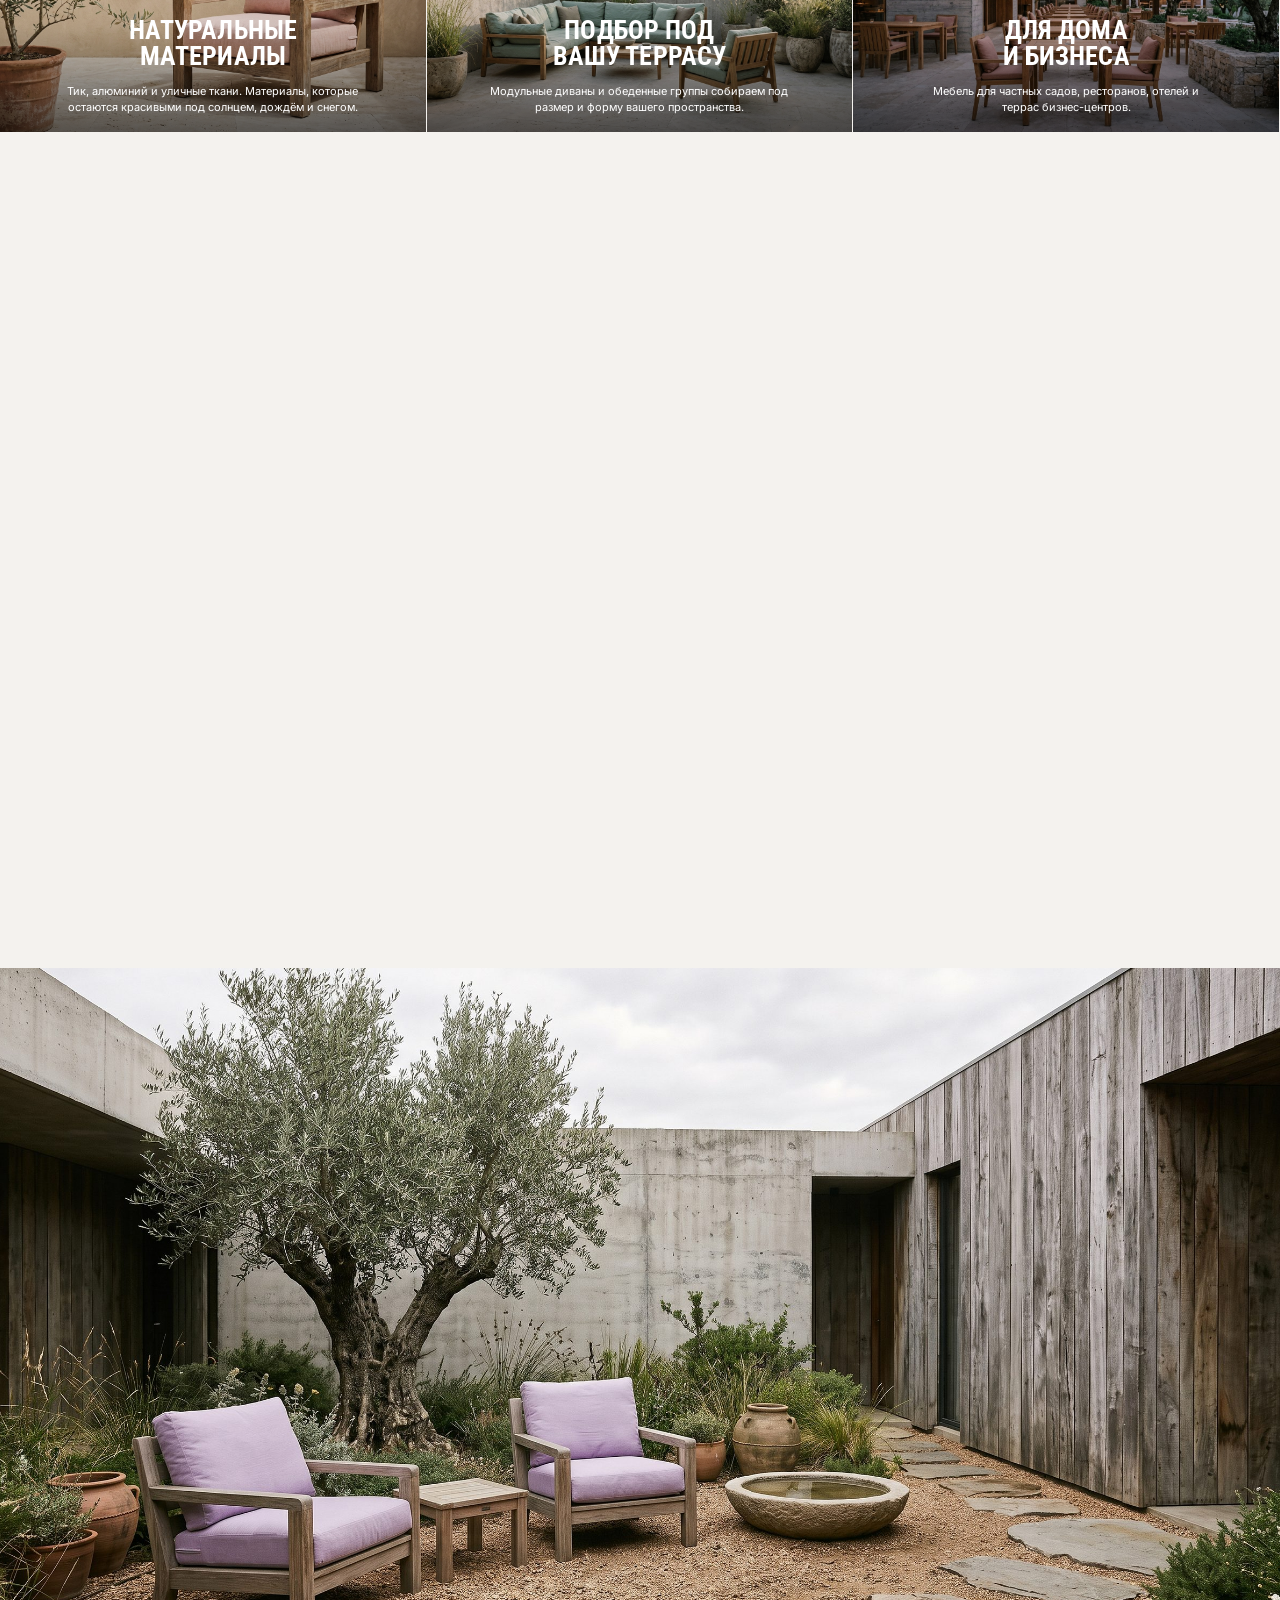
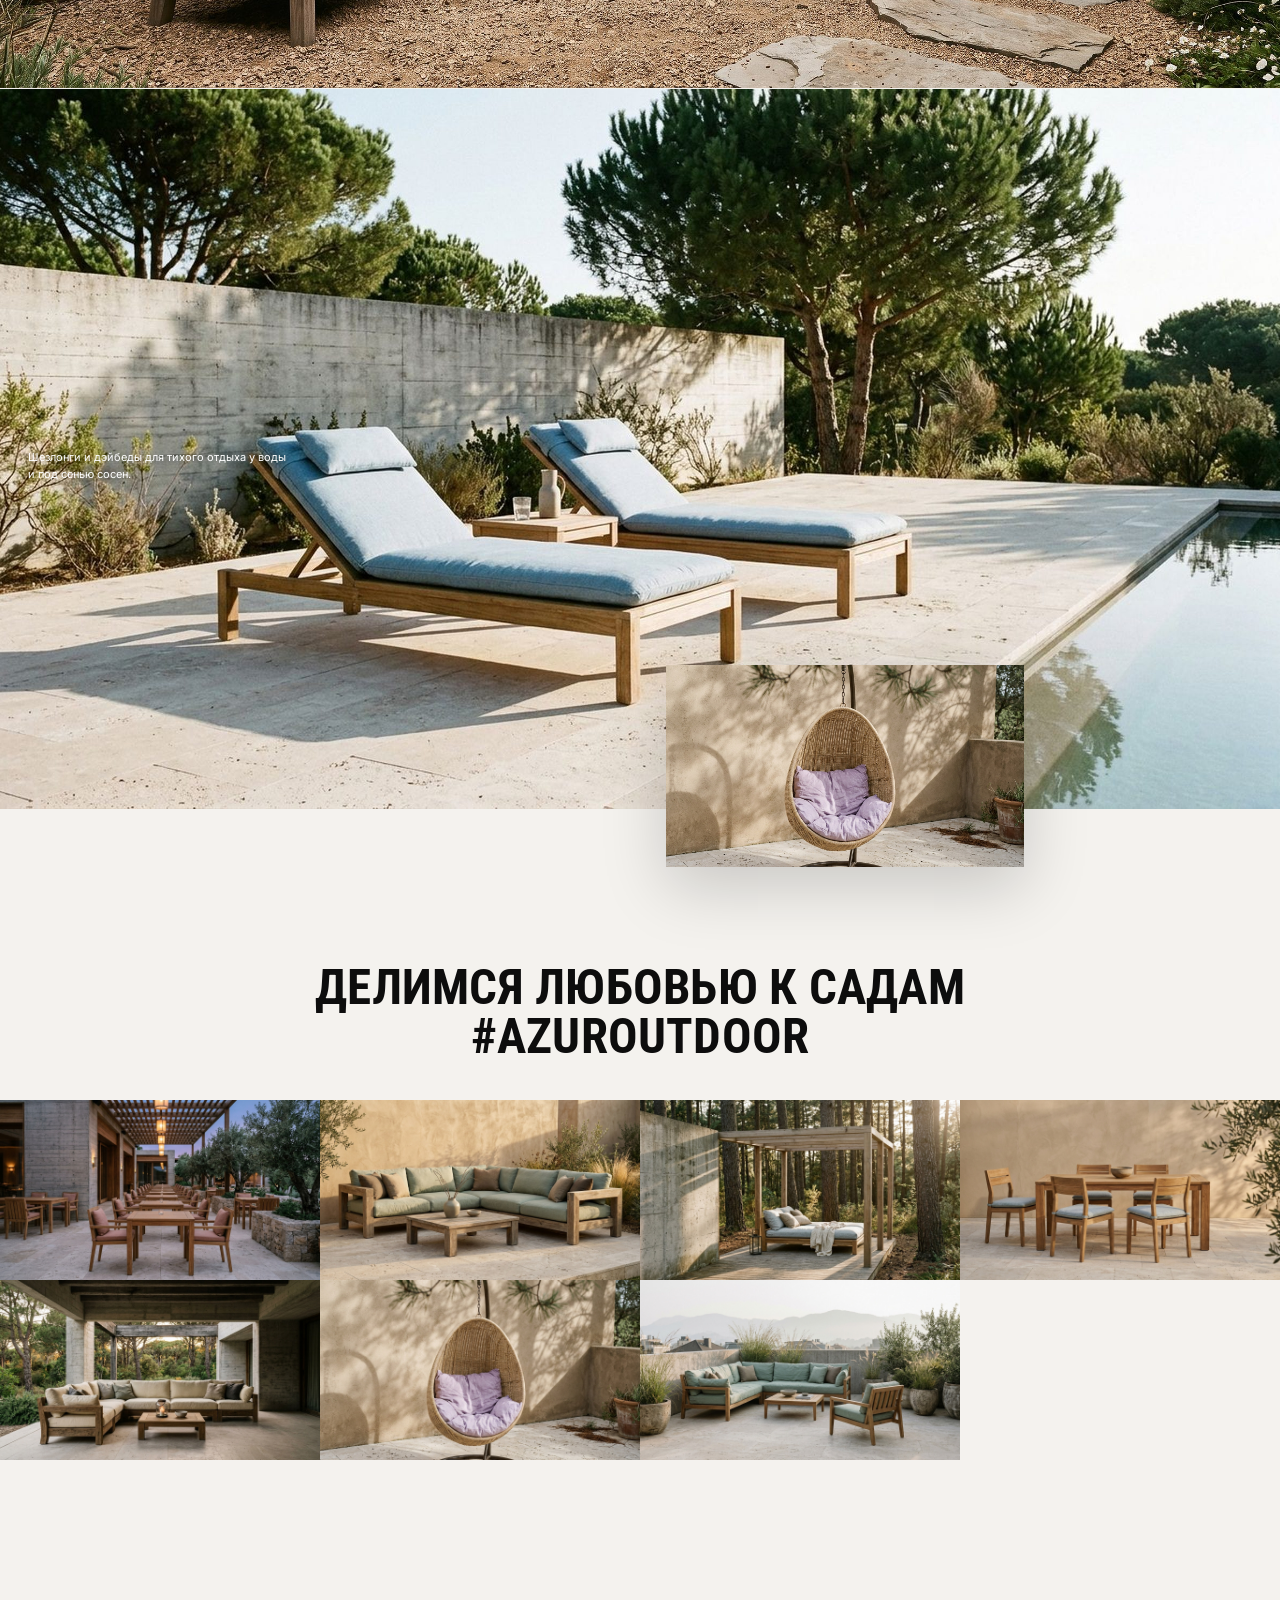
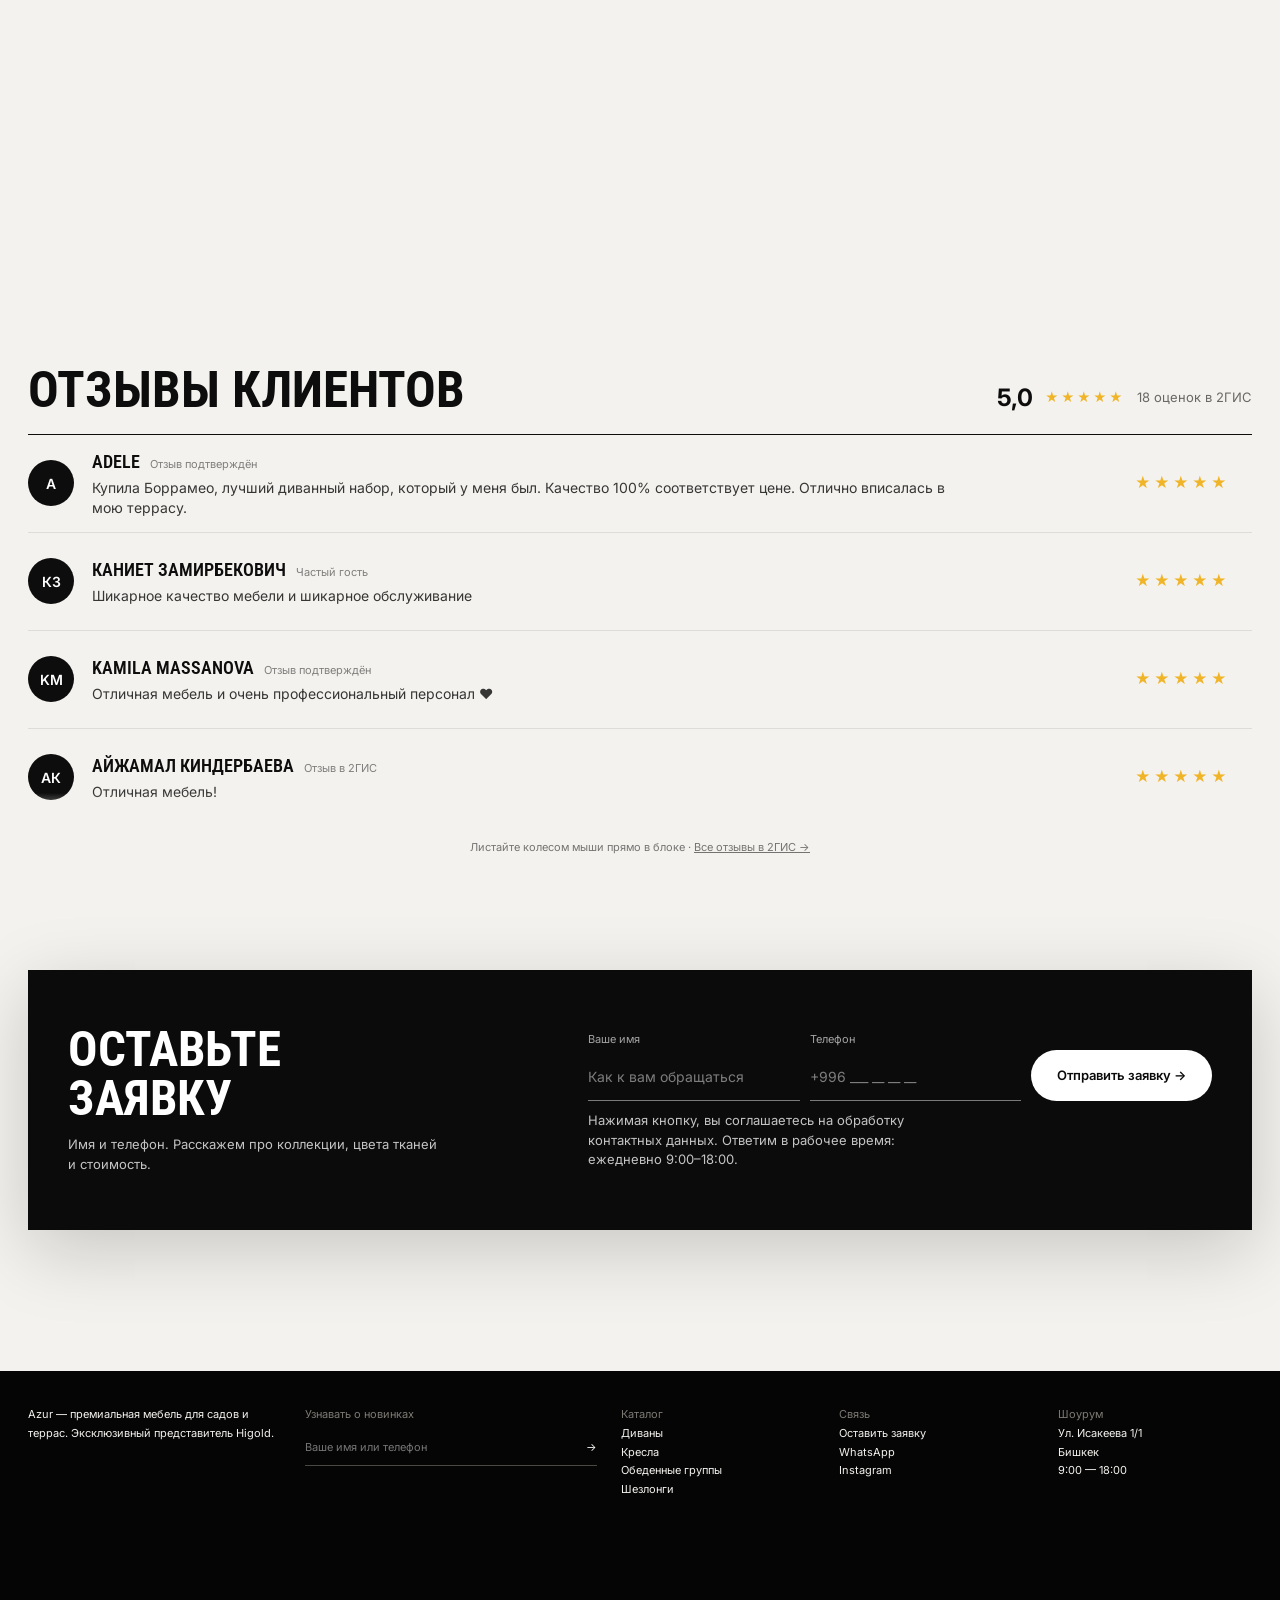
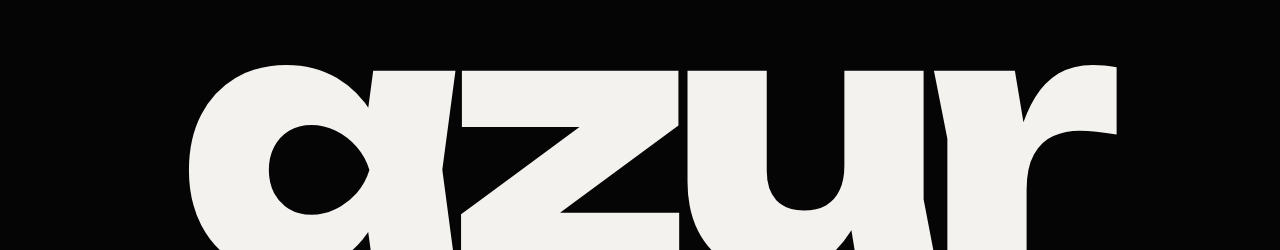
<file: variant-2.html>
<!doctype html>
<html lang="ru" data-v="2">
<head>
<meta charset="utf-8">
<meta name="viewport" content="width=device-width,initial-scale=1">
<title>azur — садовая мебель Higold, Бишкек</title>
<link rel="preconnect" href="https://fonts.googleapis.com">
<link href="https://fonts.googleapis.com/css2?family=Inter:wght@300;400;500&family=Roboto+Condensed:wght@500;700&family=Unbounded:wght@600;800&display=swap" rel="stylesheet">
<style>
:root{--bg:#F4F2EE;--ink:#0d0d0d;--mut:#a39f97;--card:#E6E3DD;--pad:28px}
*{box-sizing:border-box;margin:0;padding:0}
html{scroll-behavior:smooth}
body{background:var(--bg);color:var(--ink);font-family:Inter,sans-serif;font-weight:400;font-size:12px;line-height:1.5;-webkit-font-smoothing:antialiased;overflow-x:hidden}
a{color:inherit;text-decoration:none}button{font:inherit;color:inherit;background:none;border:0;cursor:pointer}img{display:block}ul{list-style:none}
.cond{font-family:"Roboto Condensed",sans-serif;font-weight:700;text-transform:uppercase;letter-spacing:.005em;line-height:1.02}
/* top */
.top{display:grid;grid-template-columns:1.4fr 1fr 1fr 1fr;gap:20px;padding:22px var(--pad) 0;font-size:11px;line-height:1.55}
.top b{display:block;font-weight:400;color:var(--mut);margin-bottom:2px}
.top a{display:block;transition:opacity .2s}.top a:hover{opacity:.5}
.top p{max-width:240px}
/* wordmark */
.wm{display:flex;align-items:flex-end;justify-content:center;padding:2.2vw var(--pad) 0;font-family:Unbounded,sans-serif;font-weight:800;font-size:27vw;line-height:.74;letter-spacing:-.06em;text-transform:lowercase;white-space:nowrap;overflow:hidden;cursor:default;user-select:none}
.wm .ph{display:inline-block;width:.34em;height:.52em;margin:0 .02em .02em;border-radius:999px 999px 0 0;overflow:hidden;align-self:flex-end;flex:none;position:relative}
.wm .ph img{position:absolute;inset:0;width:100%;height:100%;object-fit:cover;transition:opacity .9s}
/* categories */
.cats{text-align:center;padding:5.5vw var(--pad) 3vw;font-size:clamp(26px,4.4vw,70px);max-width:1500px;margin:0 auto}
.cats button{font:inherit;color:var(--mut);transition:color .25s;text-transform:inherit;letter-spacing:inherit;line-height:inherit}
.cats button:hover{color:#555}.cats button.on{color:var(--ink)}
.cats span{color:var(--mut)}
/* strip */
.strip{display:grid;grid-auto-flow:column;grid-auto-columns:calc(100%/3);overflow-x:auto;scroll-snap-type:x mandatory;scrollbar-width:none;border-top:1px solid transparent}
.strip::-webkit-scrollbar{display:none}
.pt{scroll-snap-align:start;position:relative;aspect-ratio:16/9;overflow:hidden;cursor:pointer;background:var(--card)}
.pt img{width:100%;height:100%;object-fit:cover;transition:transform 1.1s cubic-bezier(.2,.6,.2,1)}
.pt:hover img{transform:scale(1.06)}
.pt .tg{position:absolute;left:12px;right:12px;bottom:12px;display:flex;justify-content:space-between;gap:8px;opacity:0;transform:translateY(8px);transition:.4s}
.pt:hover .tg{opacity:1;transform:none}
.chip{background:rgba(244,242,238,.9);backdrop-filter:blur(8px);border-radius:99px;padding:5px 11px;font-size:10px;letter-spacing:.02em;white-space:nowrap}
.hint{display:flex;justify-content:space-between;padding:12px var(--pad) 0;font-size:11px;color:var(--mut)}
/* ideas */
.sec{padding:9vw 0 0}
.h2{text-align:center;font-size:clamp(28px,3.8vw,60px);padding:0 var(--pad) 3vw;max-width:1300px;margin:0 auto}
.trio{display:grid;grid-template-columns:repeat(3,1fr)}
.big{position:relative;aspect-ratio:16/9;overflow:hidden;cursor:pointer}
.big img{width:100%;height:100%;object-fit:cover;transition:transform 1.4s cubic-bezier(.2,.6,.2,1)}
.big:hover img{transform:scale(1.05)}
.big .chips{position:absolute;left:18px;right:18px;top:50%;display:flex;gap:6px;justify-content:center;flex-wrap:wrap;transform:translateY(-50%);opacity:.0;transition:.45s}
.big:hover .chips,.big.on .chips{opacity:1}
.big .lab{position:absolute;left:18px;bottom:16px;color:#fff;font-size:11px;text-shadow:0 1px 8px rgba(0,0,0,.35)}
/* nature cards */
.cards{display:grid;grid-auto-flow:column;grid-auto-columns:calc(100%/3);overflow-x:auto;scrollbar-width:none;scroll-snap-type:x mandatory}
.cards::-webkit-scrollbar{display:none}
.cd{scroll-snap-align:start;background:var(--card);margin-right:1px;aspect-ratio:16/9;padding:16px 20px;display:flex;flex-direction:column;justify-content:space-between;text-align:center;transition:background .4s}
.cd:hover{background:#dcd8d0}
.cd small{color:var(--mut);font-size:11px}
.cd h3{font-size:clamp(18px,2vw,30px);margin-top:8px}
.cd p{font-size:11px;max-width:300px;margin:0 auto;color:#4b4842}
.cd{position:relative;overflow:hidden;color:#fff;background:#222}
.cd>img{position:absolute;inset:0;width:100%;height:100%;object-fit:cover;transition:transform 1.4s cubic-bezier(.2,.6,.2,1);z-index:0}
.cd::after{content:"";position:absolute;inset:0;background:linear-gradient(180deg,rgba(0,0,0,.28),rgba(0,0,0,.05) 35%,rgba(0,0,0,.12) 55%,rgba(0,0,0,.62));z-index:1;transition:opacity .5s}
.cd:hover>img{transform:scale(1.06)}
.cd>*:not(img){position:relative;z-index:2}
.cd small,.cd p{color:#fff}
.cd>div{margin-top:auto;margin-bottom:14px}.cd h3{margin-top:0}
.cd:hover{background:#222}
/* full bleed */
.full{position:relative;margin-top:9vw}
.full img{width:100%;aspect-ratio:16/9;object-fit:cover}
.full p{position:absolute;left:50%;top:50%;transform:translate(-50%,-50%);color:#fff;font-size:12px;text-align:center;max-width:320px;text-shadow:0 1px 12px rgba(0,0,0,.4)}
.stack img{width:100%;aspect-ratio:16/9;object-fit:cover}
.inset{position:relative}
.inset>img{width:100%;aspect-ratio:16/9;object-fit:cover}
.inset .in{position:absolute;right:20%;bottom:-8%;width:28%;aspect-ratio:16/9;overflow:hidden;box-shadow:0 20px 60px rgba(0,0,0,.18)}
.inset .in img{width:100%;height:100%;object-fit:cover}
.inset p{position:absolute;left:var(--pad);top:50%;color:#fff;font-size:11px;max-width:260px;text-shadow:0 1px 10px rgba(0,0,0,.4)}
/* social */
.soc{padding-top:12vw}
.sg{display:grid;grid-template-columns:repeat(4,1fr);gap:0}
.sg a{aspect-ratio:16/9;overflow:hidden;display:block}
.sg img{width:100%;height:100%;object-fit:cover;transition:transform 1s}
.sg a:hover img{transform:scale(1.08)}
/* visit */
.visit{display:grid;grid-template-columns:1fr 1fr;gap:var(--pad);padding:9vw var(--pad) 0;max-width:1400px;margin:0 auto}
.visit h2{font-size:clamp(28px,3.8vw,60px);margin-bottom:22px}
.visit p{max-width:360px;color:#4b4842;margin-bottom:24px;font-size:12.5px}
.visit dl{display:grid;grid-template-columns:90px 1fr;gap:10px 0;font-size:12px;border-top:1px solid #d6d2ca;padding-top:16px;max-width:420px}
.visit dt{color:var(--mut)}
.pick h4{font-weight:400;color:var(--mut);margin:0 0 8px;font-size:11px}
.pick .row{display:flex;gap:6px;flex-wrap:wrap;margin-bottom:22px}
.pick .row button{padding:9px 15px;border:1px solid #cfcac1;border-radius:99px;font-size:12px;transition:.2s}
.pick .row button:hover{border-color:var(--ink)}.pick .row button.on{background:var(--ink);color:var(--bg);border-color:var(--ink)}
.cta{display:inline-flex;align-items:center;gap:10px;background:var(--ink);color:var(--bg);padding:14px 26px;border-radius:99px;font-size:12px;transition:.3s}
.cta:hover{background:#444}.cta.light{background:var(--bg);color:var(--ink)}.cta.light:hover{background:#fff}
.sel{margin-top:14px;min-height:20px;font-size:12px}
/* footer */
footer{background:#050505;color:#f4f2ee;margin-top:11vw;padding:34px var(--pad) 0;overflow:hidden}
footer .g{display:grid;grid-template-columns:1.3fr 1.5fr 1fr 1fr 1fr;gap:24px;font-size:11px;line-height:1.7}
footer .g b{display:block;color:#7d7a74;font-weight:400}
footer a{display:block}footer a:hover{opacity:.55}
footer .nl{border-bottom:1px solid #4a4843;display:flex;gap:6px;padding:4px 0 8px;margin-top:10px}
footer .nl input{flex:1;background:none;border:0;outline:0;color:inherit;font:inherit}
footer .big-wm{font-family:Unbounded,sans-serif;font-weight:800;font-size:27vw;line-height:.72;letter-spacing:-.06em;text-transform:lowercase;white-space:nowrap;margin:8vw 0 0;text-align:center;transform:translateY(6%)}
/* modal / drawer */
.ov{position:fixed;inset:0;background:rgba(10,10,10,.55);z-index:90;display:none;align-items:center;justify-content:center;padding:20px}
.ov.on{display:flex}
.md{background:var(--bg);max-width:760px;width:100%;max-height:92vh;overflow:auto;display:grid;grid-template-columns:1fr;position:relative}
.md .im img{width:100%;aspect-ratio:16/9;object-fit:cover;min-height:0}
.md .tx{padding:40px 36px;display:flex;flex-direction:column;justify-content:space-between;gap:28px}
.md h3{font-size:clamp(30px,3.4vw,50px);margin:10px 0 14px}
.md p{max-width:340px;color:#4b4842;font-size:12.5px}
.md table{width:100%;border-collapse:collapse;margin:20px 0}.md td{padding:9px 0;border-top:1px solid #d6d2ca;font-size:12px}.md td:first-child{color:var(--mut);width:110px}
.md .x{position:absolute;right:14px;top:12px;width:34px;height:34px;border-radius:50%;background:var(--bg);z-index:2;font-size:14px}
.md .btns{display:flex;gap:8px;flex-wrap:wrap}
.fab{position:fixed;right:20px;bottom:20px;z-index:80;background:var(--ink);color:var(--bg);padding:13px 20px;border-radius:99px;font-size:12px;transition:.3s;display:flex;gap:8px;align-items:center}
.fab:hover{background:#444}
.fab i{font-style:normal;background:var(--bg);color:var(--ink);border-radius:99px;min-width:20px;height:20px;display:grid;place-items:center;font-size:11px;padding:0 5px}
.lst .it{display:grid;grid-template-columns:70px 1fr 24px;gap:14px;align-items:center;padding:12px 0;border-top:1px solid #d6d2ca;font-size:12px}
.lst .it img{width:70px;height:70px;object-fit:cover}
.toast{position:fixed;left:50%;bottom:78px;transform:translate(-50%,20px);background:var(--ink);color:var(--bg);padding:11px 20px;border-radius:99px;font-size:12px;z-index:120;opacity:0;pointer-events:none;transition:.4s}
.toast.on{opacity:1;transform:translate(-50%,0)}
.fade{opacity:0;transform:translateY(24px);transition:1s cubic-bezier(.2,.6,.2,1)}.fade.in{opacity:1;transform:none}
@media(max-width:900px){:root{--pad:16px}.top{grid-template-columns:1fr 1fr}.top>div:first-child{grid-column:1/3}.strip{grid-auto-columns:46%}.trio{grid-template-columns:1fr}.cards{grid-auto-columns:78%}.sg{grid-template-columns:repeat(3,1fr)}.sg a:nth-child(n+7){display:none}.visit,.md{grid-template-columns:1fr}.md .im img{min-height:260px}footer .g{grid-template-columns:1fr 1fr}.inset .in{width:34%;right:8%}.cats{font-size:26px}}
.lm-block{background:var(--card)}
@media(max-width:900px){.sg{grid-template-columns:repeat(2,1fr)}.sg a:nth-child(n+7){display:block}}

.hd2{position:sticky;top:0;z-index:60;display:grid;grid-template-columns:1fr auto 1fr;align-items:center;padding:14px 28px;background:rgba(244,242,238,.94);backdrop-filter:blur(14px);border-bottom:1px solid #0d0d0d}
.lg2{font-family:Unbounded,sans-serif;font-weight:800;font-size:22px;letter-spacing:-.06em;text-transform:lowercase}
.hd2 nav{display:flex;gap:34px;font-size:13px;font-weight:500}
.hd2 nav a,.hd2 .r2 a{position:relative}
.hd2 nav a::after{content:"";position:absolute;left:0;right:0;bottom:-3px;height:1.5px;background:currentColor;transform:scaleX(0);transform-origin:left;transition:.3s}.hd2 nav a:hover::after{transform:scaleX(1)}
.hd2 .r2{display:flex;gap:22px;justify-content:flex-end;align-items:center;font-size:12px}
.cta2{background:#0d0d0d;color:#fff;border-radius:99px;padding:11px 22px;font-size:12px;font-weight:500;white-space:nowrap;border:0;cursor:pointer;transition:.3s}.cta2:hover{background:#444}
@media(max-width:800px){.hd2{grid-template-columns:1fr auto;padding:12px 16px}.hd2 nav,.hd2 .r2 a{display:none}}

.rv{padding:9vw 0 0}.rv-in{padding:0 var(--pad)}
.rv-h{display:flex;justify-content:space-between;align-items:flex-end;gap:20px;flex-wrap:wrap;margin-bottom:34px}
.rv-h h2{font:700 clamp(30px,4vw,64px)/1 "Roboto Condensed";text-transform:uppercase}.rv-h p{color:#5a564f;font-size:13px;margin-top:10px}
.rv-sc{display:flex;align-items:center;gap:14px;border:1px solid #0d0d0d;border-radius:99px;padding:11px 22px;font-size:12px;transition:.25s}.rv-sc:hover{background:#0d0d0d;color:#fff}
.rv-sc b{font:700 24px "Roboto Condensed"}.rv-st{letter-spacing:2px}.rv-sc em{font-style:normal;opacity:.7}.rv-sc i{font-style:normal;font-weight:500}
.rv-g{display:grid;grid-template-columns:repeat(3,1fr);gap:0;border-top:1px solid #0d0d0d}
.rv-c{padding:26px 26px 26px 0;border-bottom:1px solid #d5d1c9;display:flex;flex-direction:column;justify-content:space-between;gap:30px;min-height:200px}
.rv-t{font:700 clamp(20px,1.9vw,28px)/1.15 "Roboto Condensed";text-transform:uppercase}
.rv-f{display:flex;gap:12px;align-items:center;font-size:12px}.rv-a{width:34px;height:34px;border-radius:50%;background:#0d0d0d;color:#fff;display:grid;place-items:center;font-size:11px}.rv-f b{display:block;font-weight:500}.rv-f small{color:#9b978f;font-size:11px}
@media(max-width:900px){.rv-g{grid-template-columns:1fr}}

.rv2{padding:9vw var(--pad) 0}
.rv2-in{display:grid;grid-template-columns:320px 1fr;gap:0;border-top:1px solid #0d0d0d}
.rv2-s{padding:34px 30px 34px 0;border-right:1px solid #d5d1c9;display:flex;flex-direction:column;justify-content:space-between;gap:30px}
.rv2-s small{font-size:10px;letter-spacing:.14em;text-transform:uppercase;color:#9b978f}
.rv2-n{font:700 clamp(90px,10vw,170px)/.85 "Roboto Condensed";letter-spacing:-.02em}
.rv2-st{letter-spacing:4px;font-size:18px;margin-top:-14px}.rv2-s p{font-size:12px;color:#5a564f;margin-top:-14px}
.rv2-s a{align-self:flex-start;border:1px solid #0d0d0d;border-radius:99px;padding:11px 22px;font-size:12px;font-weight:500;transition:.25s}.rv2-s a:hover{background:#0d0d0d;color:#fff}
.rv2-m{padding:34px 0 0 40px;display:flex;flex-direction:column}
.rv2-m h2{font:700 clamp(30px,4vw,64px)/1 "Roboto Condensed";text-transform:uppercase;margin-bottom:26px}
.rv2-big{display:flex;flex-direction:column;gap:22px;transition:opacity .22s,transform .22s}.rv2-big.sw{opacity:0;transform:translateY(8px)}
.rv2-q{font:700 120px/.5 "Roboto Condensed";height:50px;color:#0d0d0d}
.rv2-big p{font:700 clamp(26px,3.2vw,50px)/1.08 "Roboto Condensed";text-transform:uppercase;max-width:900px}
.rv2-big footer{display:flex;gap:14px;align-items:center;font-size:12px}.rv2-big footer i{width:40px;height:40px;border-radius:50%;background:#0d0d0d;color:#fff;display:grid;place-items:center;font-style:normal;font-size:12px}
.rv2-big b{display:block;font-weight:500;font-size:13px}.rv2-big small{color:#9b978f}
.rv2-r{display:grid;grid-template-columns:repeat(4,1fr);gap:0;margin-top:34px;border-top:1px solid #d5d1c9}
.rv2-c{background:none;border:0;border-right:1px solid #d5d1c9;padding:18px 18px 4px 0;margin-right:18px;text-align:left;display:flex;flex-direction:column;justify-content:space-between;gap:14px;cursor:pointer;font:inherit;color:inherit;transition:.25s;min-height:110px}
.rv2-c:last-child{border:0}
.rv2-c span{font-size:12px;line-height:1.5;display:-webkit-box;-webkit-line-clamp:3;-webkit-box-orient:vertical;overflow:hidden}.rv2-c em{font-style:normal;font-size:11px;color:#9b978f}
.rv2-c:hover span,.rv2-c.on span{text-decoration:underline}
@media(max-width:1000px){.rv2-in{grid-template-columns:1fr}.rv2-s{border:0;padding-right:0}.rv2-m{padding-left:0}.rv2-r{grid-template-columns:repeat(2,1fr)}}

.rv3{padding:9vw 0 0}
.rv3-top{display:flex;justify-content:space-between;align-items:flex-end;gap:20px;flex-wrap:wrap;margin-bottom:26px}
.rv3-sc{display:flex;align-items:center;gap:12px;font-size:13px}.rv3-sc b{font-size:24px}.rv3-sc span{color:#f0b429;letter-spacing:2px}.rv3-sc em{font-style:normal;opacity:.65}
.rv3-sl{transition:opacity .18s,transform .18s}.rv3-sl.o{opacity:0;transform:translateY(8px)}
.rv3-h{display:grid;grid-template-columns:auto 1fr auto;gap:22px;align-items:center}
.rv3-av{width:76px;height:76px;border-radius:50%;display:grid;place-items:center;font-weight:600;font-size:22px}
.rv3-m small{display:block;font-size:12px;letter-spacing:.08em;opacity:.55;margin-bottom:6px}.rv3-m small i{font-style:normal;margin:0 8px}
.rv3-m b{font-weight:500;font-size:30px;line-height:1.1}
.rv3-st{color:#f0b429;font-size:30px;letter-spacing:4px;white-space:nowrap}
.rv3-b{display:grid;grid-template-columns:76px 1fr;gap:22px;margin-top:30px}
.rv3-q{font:700 90px/.9 Georgia,serif;opacity:.2}
.rv3-b p{font-size:clamp(18px,1.7vw,24px);line-height:1.65;max-width:980px;opacity:.85}
.rv3-btn{display:inline-block;margin:26px 0 0 98px;border:1px solid currentColor;padding:15px 30px;font-size:13px;letter-spacing:.1em;text-transform:uppercase;opacity:.7;transition:.25s}.rv3-btn:hover{opacity:1;background:#111;color:#fff;border-color:#111}
.rv3-nav{display:flex;justify-content:space-between;align-items:center;margin-top:34px;padding-top:20px;border-top:1px solid rgba(0,0,0,.12)}
.rv3-dots{display:flex;gap:8px}.rv3-dots button{width:9px;height:9px;border-radius:50%;background:rgba(0,0,0,.2);transition:.25s;border:0;cursor:pointer;padding:0}.rv3-dots button.on{background:#111;width:26px;border-radius:99px}
.rv3-ar{display:flex;align-items:center;gap:12px;font-size:12px}.rv3-ar button{width:40px;height:40px;border-radius:50%;border:1px solid rgba(0,0,0,.25);background:none;cursor:pointer;font-size:15px;transition:.25s}.rv3-ar button:hover{background:#111;color:#fff;border-color:#111}
.rv3-hint{font-size:11px;opacity:.5;margin-top:12px;text-align:center}
@media(max-width:800px){.rv3-h{grid-template-columns:auto 1fr}.rv3-st{grid-column:1/3;font-size:22px}.rv3-m b{font-size:22px}.rv3-av{width:56px;height:56px;font-size:17px}.rv3-b{grid-template-columns:1fr}.rv3-q{display:none}.rv3-btn{margin-left:0}}
.rv3{padding:9vw var(--pad) 0}.rv3-top h2{font:700 clamp(30px,4vw,64px)/1 "Roboto Condensed";text-transform:uppercase}.rv3-box{border-top:1px solid #0d0d0d;padding:44px 0 10px}.rv3-av{background:#0d0d0d;color:#fff}.rv3-m b{font-family:"Roboto Condensed";text-transform:uppercase;font-weight:700;font-size:36px}.rv3-b p{font-size:clamp(18px,1.6vw,22px)}.rv3-btn{border-radius:99px}

.rv4{--rh:98px;padding:9vw 0 0}
.rv4-top{display:flex;justify-content:space-between;align-items:flex-end;gap:20px;flex-wrap:wrap;margin-bottom:18px}
.rv4-sc{display:flex;align-items:center;gap:12px;font-size:13px}.rv4-sc b{font-size:24px}.rv4-sc span{color:#f0b429;letter-spacing:2px}.rv4-sc em{font-style:normal;opacity:.6}
.rv4-box{position:relative}
.rv4-l{height:calc(var(--rh)*4);overflow-y:auto;scroll-snap-type:y mandatory;scrollbar-width:thin;scrollbar-color:rgba(0,0,0,.25) transparent}
.rv4-l::-webkit-scrollbar{width:5px}.rv4-l::-webkit-scrollbar-thumb{background:rgba(0,0,0,.25);border-radius:9px}
.rv4-r{height:var(--rh);scroll-snap-align:start;display:grid;grid-template-columns:auto 1fr auto;gap:18px;align-items:center;padding:0 22px;border-bottom:1px solid rgba(0,0,0,.09);color:inherit;text-decoration:none;transition:background .2s}
.rv4-r:hover{background:rgba(0,0,0,.035)}
.rv4-av{width:46px;height:46px;border-radius:50%;display:grid;place-items:center;font-size:14px;font-weight:600}
.rv4-n{display:flex;gap:10px;align-items:baseline;margin-bottom:3px}.rv4-n b{font-size:15px;font-weight:600}.rv4-n small{font-size:11px;opacity:.5}
.rv4-t p{font-size:14px;line-height:1.45;opacity:.82;display:-webkit-box;-webkit-line-clamp:2;-webkit-box-orient:vertical;overflow:hidden;max-width:880px}
.rv4-st{color:#f0b429;font-size:15px;letter-spacing:3px;white-space:nowrap}
.rv4-fade{position:absolute;left:0;right:0;bottom:0;height:34px;pointer-events:none}
.rv4-h{font-size:11px;opacity:.55;margin-top:12px;text-align:center}.rv4-h a{text-decoration:underline}
@media(max-width:800px){.rv4{--rh:116px}.rv4-r{grid-template-columns:auto 1fr;padding:0 12px}.rv4-st{display:none}}
.rv4{padding:9vw var(--pad) 0}.rv4-top h2{font:700 clamp(30px,4vw,64px)/1 "Roboto Condensed";text-transform:uppercase}.rv4-box{border-top:1px solid #0d0d0d}.rv4-av{background:#0d0d0d;color:#fff;border-radius:50%}.rv4-n b{font-family:"Roboto Condensed";text-transform:uppercase;font-size:18px}.rv4-r{padding-left:0}.rv4-fade{background:linear-gradient(transparent,#F4F2EE)}
</style>
<link rel="stylesheet" href="lead.css">
</head>
<body>

<header class="hd2"><a class="lg2" href="variant-2.html">azur</a>
  <nav><a href="variant-2-catalog.html">Каталог</a><a href="#about">О нас</a><a href="#visit">Шоурум</a></nav>
  <div class="r2"><span class="socl"><a href="https://www.instagram.com/azur.outdoor.kg/" target="_blank" rel="noopener" aria-label="Instagram"><svg viewBox="0 0 24 24" fill="none" stroke="currentColor" stroke-width="1.8"><rect x="3.500" y="3.500" width="17" height="17" rx="5"/><circle cx="12" cy="12" r="4"/><circle cx="17.200" cy="6.800" r=".8" fill="currentColor"/></svg></a><a href="https://wa.me/996553387878" target="_blank" rel="noopener" aria-label="WhatsApp"><svg viewBox="0 0 24 24" fill="currentColor"><path d="M12 2a10 10 0 00-8.6 15.1L2 22l4.9-1.3A10 10 0 1012 2zm0 18.2c-1.5 0-3-.4-4.2-1.200l-.3-.2-3 .8.8-2.900-.2-.3A8.200 8.200 0 1112 20.200zm4.500-6.100c-.2-.1-1.500-.7-1.700-.8-.2-.1-.4-.1-.6.100l-.8 1c-.1.200-.3.200-.5.100-1.500-.7-2.400-1.300-3.400-2.900-.3-.4.300-.4.800-1.300.1-.2 0-.3 0-.5l-.8-1.800c-.2-.5-.4-.4-.6-.4h-.5c-.2 0-.5.100-.7.300-.7.700-1 1.500-1 2.300.1 1 .5 2 1.200 2.800 1.300 1.700 2.900 2.900 4.900 3.600 1.800.6 2.500.5 3.300.4.600-.1 1.500-.6 1.700-1.300.2-.6.2-1.100.1-1.200l-.5-.2z"/></svg></a></span><button class="cta2" data-lead="general" data-source="header">Оставить заявку</button></div>
</header>

<div class="wm" id="wm" aria-label="azur"><span>az</span><span class="ph" id="wph"></span><span>ur</span></div>

<section class="cats cond fade" id="catalog"><span id="cl"></span></section>
<div class="strip" id="strip"></div>
<div class="hint"><span id="cnt"></span><span>Нажмите на фото, чтобы открыть · <a href="variant-2-catalog.html" style="text-decoration:underline">Весь каталог →</a></span></div>

<section class="sec" id="about">
  <h2 class="h2 cond fade">Ваши идеи — в реальность</h2>
  <div class="trio" id="trio"></div>
</section>

<section class="sec">
  <h2 class="h2 cond fade">Бренд, рождённый любовью к природе</h2>
  <div class="cards">
    <div class="cd"><img src="f15.jpg" style="object-position:70% 50%" alt=""><small>01</small><div><h3 class="cond">Натуральные<br>материалы</h3></div><p>Тик, алюминий и уличные ткани. Материалы, которые остаются красивыми под солнцем, дождём и снегом.</p></div>
    <div class="cd"><img src="f19.jpg" style="object-position:40% 50%" alt=""><small>02</small><div><h3 class="cond">Подбор под<br>вашу террасу</h3></div><p>Модульные диваны и обеденные группы собираем под размер и форму вашего пространства.</p></div>
    <div class="cd"><img src="f21.jpg" style="object-position:45% 50%" alt=""><small>03</small><div><h3 class="cond">Для дома<br>и бизнеса</h3></div><p>Мебель для частных садов, ресторанов, отелей и террас бизнес-центров.</p></div>
    <div class="cd"><img src="f23.jpg" style="object-position:30% 50%" alt=""><small>04</small><div><h3 class="cond">Higold<br>в Кыргызстане</h3></div><p>Мы эксклюзивный представитель Higold. Все коллекции можно увидеть и потрогать в шоуруме.</p></div>
  </div>
</section>

<div class="full fade"><img src="f17_m.jpg" alt=""><p>Мебель, из которой не хочется уходить с террасы.</p></div>

<div class="stack" style="margin-top:1px"><img src="f23_m.jpg" alt=""></div>
<div class="inset" style="margin-top:1px"><img src="f01_m.jpg" alt=""><p>Шезлонги и дэйбеды для тихого отдыха у воды и под сенью сосен.</p><div class="in"><img src="f07.jpg" alt=""></div></div>

<section class="soc">
  <h2 class="h2 cond fade">Делимся любовью к садам<br>#azuroutdoor</h2>
  <div class="sg" id="sg"></div>
</section>

<section class="visit" id="visit">
  <div class="fade"><h2 class="cond">Приезжайте<br>в шоурум</h2><p>Потрогайте тик, оцените ткани и подберите композицию под вашу террасу вместе с нами.</p>
    <dl><dt>Адрес</dt><dd>Ул. Исакеева 1/1, Бишкек</dd><dt>Часы</dt><dd>Ежедневно, 9:00 — 18:00</dd><dt>WhatsApp</dt><dd>+996 553 387 878</dd></dl></div>
  <div class="pick fade"><h4>День</h4><div class="row" id="dd"></div><h4>Время</h4><div class="row" id="tt"></div><a class="cta" id="bgo" target="_blank">Записаться в WhatsApp →</a> <button class="cta light" data-lead="showroom" data-source="visit" style="border:1px solid #cfcac1;margin-left:6px">Через форму</button><div class="sel" id="sel"></div></div>
</section>

<section class="rv4" id="reviews"><div class="rv4-top"><h2>Отзывы клиентов</h2><a class="rv4-sc" href="https://2gis.kg/bishkek/firm/70000001087686375/tab/reviews" target="_blank" rel="noopener"><b>5,0</b><span>★★★★★</span><em>18 оценок в 2ГИС</em></a></div>
<div class="rv4-box"><div class="rv4-l"><a class="rv4-r" href="https://2gis.kg/bishkek/firm/70000001087686375/tab/reviews" target="_blank" rel="noopener"><span class="rv4-av">A</span><div class="rv4-t"><div class="rv4-n"><b>Adele</b><small>Отзыв подтверждён</small></div><p>Купила Боррамео, лучший диванный набор, который у меня был. Качество 100% соответствует цене. Отлично вписалась в мою террасу.</p></div><span class="rv4-st">★★★★★</span></a><a class="rv4-r" href="https://2gis.kg/bishkek/firm/70000001087686375/tab/reviews" target="_blank" rel="noopener"><span class="rv4-av">КЗ</span><div class="rv4-t"><div class="rv4-n"><b>Каниет Замирбекович</b><small>Частый гость</small></div><p>Шикарное качество мебели и шикарное обслуживание</p></div><span class="rv4-st">★★★★★</span></a><a class="rv4-r" href="https://2gis.kg/bishkek/firm/70000001087686375/tab/reviews" target="_blank" rel="noopener"><span class="rv4-av">KM</span><div class="rv4-t"><div class="rv4-n"><b>Kamila Massanova</b><small>Отзыв подтверждён</small></div><p>Отличная мебель и очень профессиональный персонал ❤️</p></div><span class="rv4-st">★★★★★</span></a><a class="rv4-r" href="https://2gis.kg/bishkek/firm/70000001087686375/tab/reviews" target="_blank" rel="noopener"><span class="rv4-av">АК</span><div class="rv4-t"><div class="rv4-n"><b>Айжамал Киндербаева</b><small>Отзыв в 2ГИС</small></div><p>Отличная мебель!</p></div><span class="rv4-st">★★★★★</span></a><a class="rv4-r" href="https://2gis.kg/bishkek/firm/70000001087686375/tab/reviews" target="_blank" rel="noopener"><span class="rv4-av">АК</span><div class="rv4-t"><div class="rv4-n"><b>А. К.</b><small>Отзыв в 2ГИС</small></div><p>Шикарная мебель шикарного качества 😍🔥🔥🔥</p></div><span class="rv4-st">★★★★★</span></a></div><div class="rv4-fade"></div></div>
<p class="rv4-h">Листайте колесом мыши прямо в блоке · <a href="https://2gis.kg/bishkek/firm/70000001087686375/tab/reviews" target="_blank" rel="noopener">Все отзывы в 2ГИС →</a></p></section>
<section class="sec" id="lead"><div style="padding:0 var(--pad)"><div class="lm-block"><div><h2>Оставьте<br>заявку</h2><p>Имя и телефон. Расскажем про коллекции, цвета тканей и стоимость.</p></div><div data-lead-inline="general" data-source="home-block"></div></div></div></section>

<footer>
  <div class="g">
    <div>Azur — премиальная мебель для садов и террас. Эксклюзивный представитель Higold.</div>
    <div><b>Узнавать о новинках</b><div class="nl"><input id="nlin" placeholder="Ваше имя или телефон"><button id="nlb">→</button></div></div>
    <div><b>Каталог</b><a href="variant-2-catalog.html?cat=sofas">Диваны</a><a href="variant-2-catalog.html?cat=armchairs">Кресла</a><a href="variant-2-catalog.html?cat=dining">Обеденные группы</a><a href="variant-2-catalog.html?cat=loungers">Шезлонги</a></div>
    <div><b>Связь</b><a href="#" data-lead="general" data-source="footer">Оставить заявку</a><a href="https://wa.me/996553387878" target="_blank">WhatsApp</a><a href="https://www.instagram.com/azur.outdoor.kg/" target="_blank">Instagram</a></div>
    <div><b>Шоурум</b>Ул. Исакеева 1/1<br>Бишкек<br>9:00 — 18:00</div>
  </div>
  <div class="big-wm">azur</div>
</footer>

<button class="fab" id="fab">Запрос <i id="fc">0</i></button>
<div class="ov" id="ov"><div class="md" id="md"></div></div>
<div class="toast" id="toast"></div>

<script>
const $=(s,r=document)=>r.querySelector(s),$$=(s,r=document)=>[...r.querySelectorAll(s)];
const WA='https://wa.me/996553387878?text=',enc=encodeURIComponent;
const toast=m=>{const t=$('#toast');t.textContent=m;t.classList.add('on');clearTimeout(toast.t);toast.t=setTimeout(()=>t.classList.remove('on'),2000)};
/* reveal */
const io=new IntersectionObserver(es=>es.forEach(e=>e.isIntersecting&&e.target.classList.add('in')),{threshold:.1});
$$('.fade').forEach(e=>io.observe(e));
/* wordmark photo cycles */
const WP=['f05','f15','f12','f10'];let wi=0;
$('#wph').innerHTML=WP.map((k,i)=>`<img src="${k}.jpg" style="opacity:${i?0:1}" alt="">`).join('');
setInterval(()=>{wi=(wi+1)%WP.length;$$('#wph img').forEach((m,i)=>m.style.opacity=i===wi?1:0)},2600);
/* products */
const P=[
 {n:'Vasca',t:'Угловой диван, шалфей',c:'sofas',i:'f05',pos:'50%',d:'Угловой диван на тиковом каркасе с низким столом. Цвет подушек — шалфейный.',m:'Тик · Лён'},
 {n:'Exee',t:'Трёхместный диван, фисташка',c:'sofas',i:'f14',pos:'45%',d:'Трёхместный диван с массивными тиковыми подлокотниками.',m:'Тик · Лён'},
 {n:'Borromeo',t:'Лаунж-кресло, пудровый',c:'armchairs',i:'f15',pos:'70%',d:'Глубокая посадка и тёплое дерево в деталях.',m:'Тик · Лён'},
 {n:'Cocoon',t:'Подвесное кресло, лаванда',c:'armchairs',i:'f07',pos:'36%',d:'Подвесное плетёное кресло для чтения и тишины.',m:'Плетение · Лён'},
 {n:'Nofi 2.0',t:'Обеденная группа',c:'dining',i:'f12',pos:'50%',d:'Обеденный стол и стулья с серо-голубыми подушками.',m:'Тик · Лён'},
 {n:'Heck',t:'Шезлонг, масляно-жёлтый',c:'loungers',i:'f10',pos:'35%',d:'Шезлонг с регулируемой спинкой для отдыха у бассейна.',m:'Тик · Лён'},
 {n:'Daybed',t:'Дэйбед, серо-голубой',c:'loungers',i:'f18',pos:'50%',d:'Дэйбед из тика под перголой для долгих вечеров.',m:'Тик · Лён'},
 {n:'Visconti',t:'Лаунж-группа, мята',c:'sofas',i:'f20',pos:'40%',d:'Угловой диван и стол из тика для террасы на крыше.',m:'Тик · Лён'},
 {n:'Heck II',t:'Шезлонг, сливочный',c:'loungers',i:'f09',pos:'50%',d:'Шезлонг на тиковой раме с мягким матрасом.',m:'Тик · Лён'}
];
const CL=[['all','Все'],['sofas','Диваны'],['armchairs','Кресла'],['dining','Обеденные группы'],['loungers','Шезлонги']];
let cat='all',cart=[];
function drawC(){
 $('#cl').innerHTML=CL.map(([k,l],i)=>`<button class="${k===cat?'on':''}" data-k="${k}">${l}</button>${i<CL.length-1?'<span>, </span>':''}`).join('');
 $$('#cl button').forEach(b=>b.onclick=()=>{cat=b.dataset.k;drawC();drawS()});
}
function drawS(){
 const L=P.map((p,i)=>({...p,k:i})).filter(p=>cat==='all'||p.c===cat);
 $('#strip').innerHTML=L.map(p=>`<div class="pt" data-k="${p.k}"><img src="${p.i}.jpg" style="object-position:${p.pos} 50%" alt="${p.n}" loading="lazy"><div class="tg"><span class="chip">${p.n}</span><span class="chip">по запросу</span></div></div>`).join('');
 $('#cnt').textContent=L.length+' '+(L.length===1?'позиция':L.length<5?'позиции':'позиций');
 $$('#strip .pt').forEach(e=>e.onclick=()=>{location.href='variant-2-product.html?id='+PID(P[+e.dataset.k].n)});
 $('#strip').scrollTo({left:0});
}
drawC();drawS();
const PID=n=>{n=n.toLowerCase();return n.includes('vasca')?'vasca':n.includes('exee')?'exee':n.includes('borromeo')?'borromeo':n.includes('cocoon')?'cocoon':n.includes('nofi')?'nofi':n.includes('heck ii')?'heck2':n.includes('heck')?'heck':n.includes('daybed')?'daybed':n.includes('visconti')?'visconti':'vasca'};
function openP(k){const p=P[k];
 $('#md').innerHTML=`<button class="x" id="mx">✕</button><div class="im"><img src="${p.i}.jpg" style="object-position:${p.pos} 50%" alt=""></div><div class="tx"><div><small style="color:var(--mut)">${CL.find(c=>c[0]===p.c)[1]}</small><h3 class="cond">${p.n}</h3><p>${p.d}</p><table><tr><td>Вариант</td><td>${p.t}</td></tr><tr><td>Материалы</td><td>${p.m}</td></tr><tr><td>Цена</td><td>По запросу</td></tr></table></div><div class="btns"><button class="cta" data-lead="product" data-product="${PID(p.n)}" data-source="modal">Получить расчёт</button><a class="cta light" style="border:1px solid #cfcac1" href="variant-2-product.html?id=${PID(p.n)}">Открыть карточку →</a><button class="cta light" id="ad" style="border:1px solid #cfcac1">В запрос</button><a class="cta light" style="border:1px solid #cfcac1" target="_blank" href="${WA}${enc('Здравствуйте! Интересует: '+p.n+' — '+p.t)}">Спросить в WhatsApp</a></div></div>`;
 $('#ov').classList.add('on');$('#mx').onclick=()=>$('#ov').classList.remove('on');
 $('#ad').onclick=()=>{cart.push(k);$('#fc').textContent=cart.length;toast('Добавлено в запрос');$('#ov').classList.remove('on')};
}
$('#ov').onclick=e=>{if(e.target.id==='ov')$('#ov').classList.remove('on')};
addEventListener('keydown',e=>e.key==='Escape'&&$('#ov').classList.remove('on'));
$('#fab').onclick=()=>{
 $('#md').innerHTML=`<button class="x" id="mx">✕</button><div class="im"><img src="f19.jpg" alt=""></div><div class="tx lst"><div><h3 class="cond">Ваш запрос</h3><div>${cart.length?cart.map((k,i)=>`<div class="it"><img src="${P[k].i}.jpg" style="object-position:${P[k].pos} 50%"><div>${P[k].n}<br><span style="color:var(--mut)">${P[k].t}</span></div><button data-r="${i}">✕</button></div>`).join(''):'<p>Пока пусто. Откройте карточку и нажмите «Добавить в запрос» — мы подготовим предложение.</p>'}</div></div>${cart.length?`<a class="cta" target="_blank" href="${WA}${enc('Здравствуйте! Хочу получить предложение на: '+cart.map(k=>P[k].n+' ('+P[k].t+')').join('; '))}">Отправить в WhatsApp →</a>`:''}</div>`;
 $('#ov').classList.add('on');$('#mx').onclick=()=>$('#ov').classList.remove('on');
 $$('#md [data-r]').forEach(b=>b.onclick=()=>{cart.splice(+b.dataset.r,1);$('#fc').textContent=cart.length;$('#fab').click()});
};
/* trio */
const T=[['f19_h','Лаунж','Угловой диван · Vasca','45% 50%'],['f03_h','Обеды','Обеденная группа · Nofi 2.0','40% 50%'],['f23_h','Тишина','Лаунж-кресла · Borromeo','35% 50%']];
$('#trio').innerHTML=T.map(t=>`<div class="big"><img src="${t[0]}.jpg" style="object-position:${t[3]}" alt=""><div class="chips"><span class="chip">${t[2]}</span><span class="chip">по запросу</span></div><div class="lab">${t[1]}</div></div>`).join('');
$$('.big').forEach(b=>b.onclick=()=>{b.classList.toggle('on')});
/* social */
$('#sg').innerHTML=['f21','f05','f17','f12','f25','f07','f19'].map(k=>`<a href="https://www.instagram.com/azur.outdoor.kg/" target="_blank"><img src="${k}.jpg" alt="" loading="lazy"></a>`).join('');
/* visit */
const DN=['вс','пн','вт','ср','чт','пт','сб'];let d='',t='';
$('#dd').innerHTML=Array.from({length:6},(_,i)=>{const x=new Date();x.setDate(x.getDate()+i);return `<button>${i?DN[x.getDay()]+' ':'сегодня '}${x.getDate()}.${String(x.getMonth()+1).padStart(2,'0')}</button>`}).join('');
$('#tt').innerHTML=['10:00','11:30','13:00','14:30','16:00','17:00'].map(x=>`<button>${x}</button>`).join('');
function up(){$('#sel').textContent=d&&t?`Выбрано: ${d}, ${t}`:'';$('#bgo').href=WA+enc(`Здравствуйте! Хочу приехать в шоурум: ${d||'—'}, ${t||'—'}.`)}up();
[['#dd',v=>d=v],['#tt',v=>t=v]].forEach(([s,f])=>$$(s+' button').forEach(b=>b.onclick=()=>{$$(s+' button').forEach(x=>x.classList.toggle('on',x===b));f(b.textContent);up()}));
$('#nlb').onclick=()=>{const v=$('#nlin').value.trim();if(!v)return toast('Напишите имя или телефон');window.open(WA+enc('Здравствуйте! Хочу узнавать о новинках. '+v),'_blank')};
</script>
<form name="lead" method="POST" data-netlify="true" netlify-honeypot="bot-field" hidden>
  <input name="name"><input name="phone"><input name="contact"><input name="type"><input name="topic"><input name="product"><input name="source"><input name="page"><input name="comment"><input name="interest"><input name="object"><input name="size"><input name="visit"><input name="bot-field">
</form>
<script src="data.js"></script>
<script src="lead.js"></script>
</body>
</html>
</file>
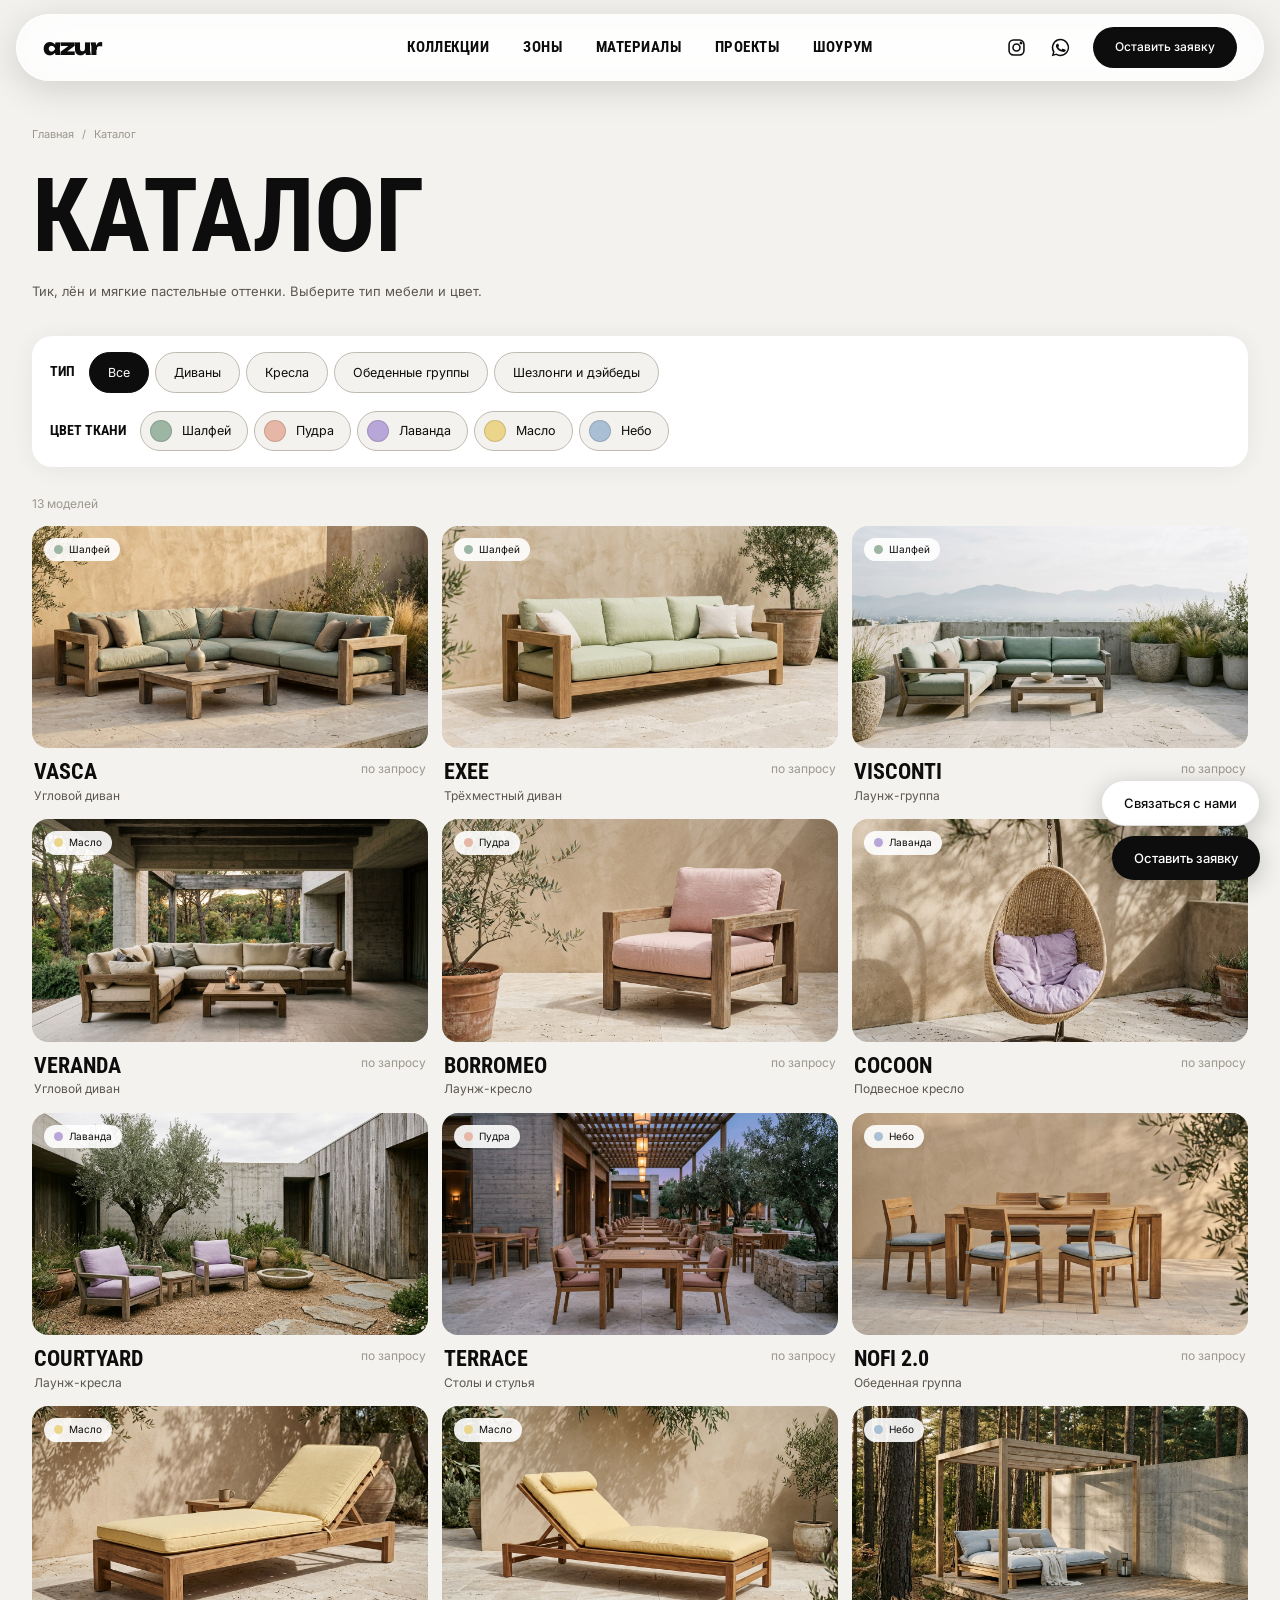
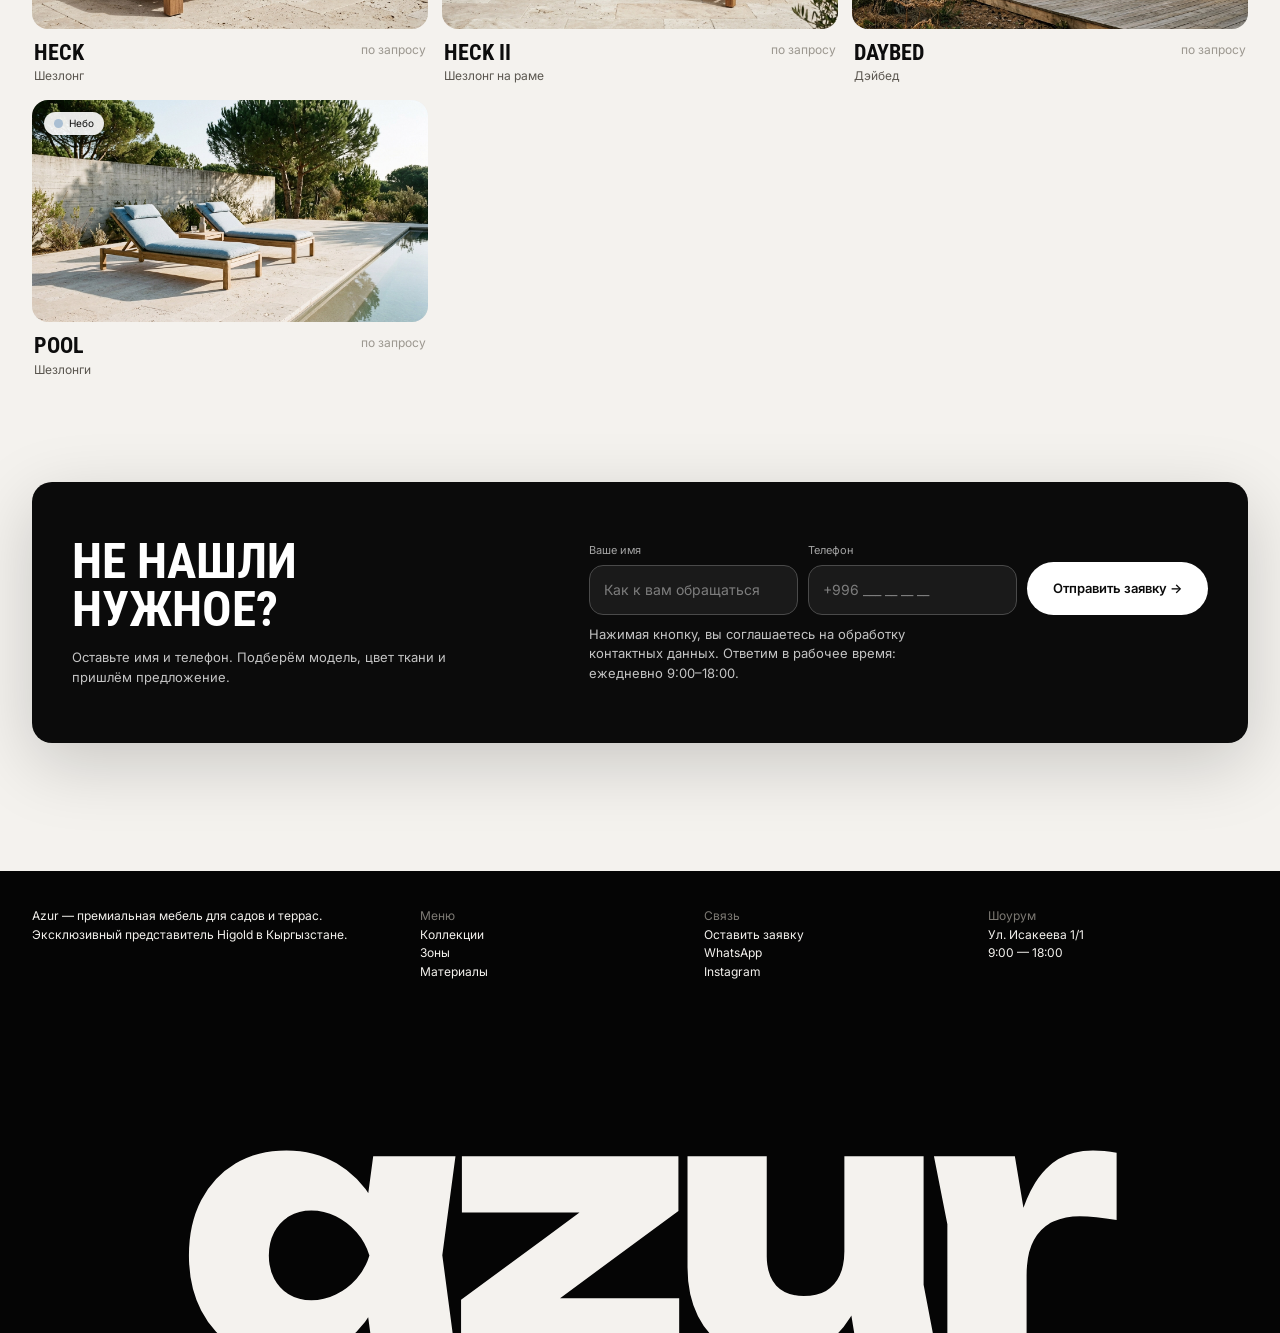
<file: variant-3-catalog.html>
<!doctype html>
<html lang="ru" data-v="3">
<head>
<meta charset="utf-8">
<meta name="viewport" content="width=device-width,initial-scale=1">
<title>Каталог — azur</title>
<link rel="preconnect" href="https://fonts.googleapis.com">
<link href="https://fonts.googleapis.com/css2?family=Inter:wght@300;400;500&family=Roboto+Condensed:wght@500;700&family=Unbounded:wght@800&display=swap" rel="stylesheet">
<link rel="stylesheet" href="lead.css">
<style>
:root{--bg:#F4F2EE;--ink:#0d0d0d;--mut:#9b978f;--card:#E9E6E0;--mood:#F4F2EE;--pad:32px}
*{box-sizing:border-box;margin:0;padding:0}
html{scroll-behavior:smooth}
body{background:var(--bg);color:var(--ink);font-family:Inter,sans-serif;font-size:13px;line-height:1.55;-webkit-font-smoothing:antialiased;overflow-x:hidden}
a{color:inherit;text-decoration:none}button{font:inherit;color:inherit;background:none;border:0;cursor:pointer}img{display:block}ul{list-style:none}
.cond{font-family:"Roboto Condensed",sans-serif;font-weight:700;text-transform:uppercase;line-height:1}
.wm{font-family:Unbounded,sans-serif;font-weight:800;text-transform:lowercase;letter-spacing:-.06em;line-height:.72;white-space:nowrap}
/* header */
.hd{position:fixed;top:0;left:0;right:0;z-index:60;display:flex;align-items:center;justify-content:space-between;padding:16px var(--pad);color:#fff;transition:.4s}
.hd.s{background:rgba(244,242,238,.92);backdrop-filter:blur(14px);color:var(--ink);padding:12px var(--pad)}
.hd .l{justify-self:start;font-family:Unbounded;font-weight:800;font-size:22px;letter-spacing:-.06em}
.hd nav{display:flex;gap:30px;font-size:12px}
.hd nav a{opacity:.85;transition:.2s}.hd nav a:hover{opacity:.5}
.pill{display:inline-flex;gap:8px;align-items:center;padding:10px 18px;border-radius:99px;background:#fff;color:var(--ink);font-size:12px;transition:.3s}
.hd.s .pill{background:var(--ink);color:#fff}
.pill i{font-style:normal;background:var(--ink);color:#fff;border-radius:99px;min-width:18px;height:18px;display:grid;place-items:center;font-size:10px;padding:0 4px}
.hd.s .pill i{background:#fff;color:var(--ink)}
/* hero */
.hero{position:relative;height:100vh;min-height:620px;overflow:hidden;background:#222;color:#fff}
.hero .sl{position:absolute;inset:0;background-size:cover;background-position:center 62%;opacity:0;transition:opacity .8s}
.hero .sl.on{opacity:1}
.hero::after{content:"";position:absolute;inset:0;background:linear-gradient(180deg,rgba(0,0,0,.18),transparent 22%,transparent 55%,rgba(0,0,0,.4));pointer-events:none}
.hero .cp{position:absolute;left:var(--pad);bottom:calc(27vw*.62 + 3vw);z-index:3;max-width:720px}
.hero h1{font-size:clamp(34px,5.4vw,86px)}
.hero p{margin:14px 0 22px;font-size:14px;max-width:380px;opacity:.92}
.hero .ctl{position:absolute;right:var(--pad);bottom:calc(27vw*.62 + 3vw);z-index:3;display:flex;gap:8px;align-items:center}
.cir{width:40px;height:40px;border-radius:50%;background:rgba(255,255,255,.85);color:var(--ink);display:grid;place-items:center;transition:.25s}
.cir:hover{background:var(--ink);color:#fff}
.hero .ct{font-size:12px;margin-right:10px}
.hero .big{position:absolute;left:0;right:0;bottom:-.5vw;font-size:27vw;text-align:center;z-index:2;color:#F4F2EE;mix-blend-mode:normal;pointer-events:none;user-select:none}
/* sections */
.sec{padding:9vw var(--pad) 0}
.h2{font-size:clamp(30px,4.4vw,70px);max-width:1200px}
.sub{color:#5a564f;max-width:420px;margin-top:14px;font-size:13px}
/* moods */
.moods{background:var(--mood);transition:background .8s;margin-top:9vw;padding:7vw var(--pad) 7vw}
.moods .top{display:flex;justify-content:space-between;align-items:flex-end;gap:30px;flex-wrap:wrap;margin-bottom:34px}
.sw{display:flex;gap:10px;flex-wrap:wrap}
.sw button{display:flex;align-items:center;gap:10px;padding:9px 16px 9px 10px;border-radius:99px;background:rgba(255,255,255,.7);font-size:12px;transition:.25s;border:1px solid transparent}
.sw button i{width:20px;height:20px;border-radius:50%;background:var(--c);box-shadow:inset 0 0 0 1px rgba(0,0,0,.08)}
.sw button:hover{background:#fff}.sw button.on{background:#fff;border-color:var(--ink)}
.mg{display:grid;grid-template-columns:repeat(3,1fr);gap:14px}
.mc{cursor:pointer;animation:up .7s both}
@keyframes up{from{opacity:0;transform:translateY(18px)}to{opacity:1;transform:none}}
.mc .im{aspect-ratio:16/9;overflow:hidden;border-radius:14px;background:var(--card);position:relative}
.mc img{width:100%;height:100%;object-fit:cover;transition:transform 1.2s cubic-bezier(.2,.6,.2,1)}
.mc:hover img{transform:scale(1.06)}
.mc .tg{position:absolute;left:12px;top:12px;background:rgba(255,255,255,.9);padding:4px 10px;border-radius:99px;font-size:10px;display:flex;gap:6px;align-items:center}
.mc .tg i{width:9px;height:9px;border-radius:50%;background:var(--c)}
.mc .m{display:flex;justify-content:space-between;gap:10px;padding:12px 2px 0}
.mc b{font-family:"Roboto Condensed";font-size:22px;text-transform:uppercase;font-weight:700;line-height:1.1}
.mc span{color:#5a564f;font-size:12px}
.mc .pr{white-space:nowrap;color:var(--mut)}
/* zones */
.zt{display:flex;gap:6px;flex-wrap:wrap;margin:28px 0 20px}
.zt button{padding:10px 20px;border-radius:99px;border:1px solid #cfcac1;font-size:12px;transition:.25s}
.zt button.on,.zt button:hover{background:var(--ink);color:#fff;border-color:var(--ink)}
.zv{position:relative;border-radius:18px;overflow:hidden;aspect-ratio:16/9;background:var(--card)}
.zv img{position:absolute;inset:0;width:100%;height:100%;object-fit:cover;opacity:0;transition:opacity .9s}
.zv img.on{opacity:1}
.dot{position:absolute;width:26px;height:26px;border-radius:50%;background:#fff;display:grid;place-items:center;transform:translate(-50%,-50%);box-shadow:0 0 0 6px rgba(255,255,255,.3);z-index:3;cursor:pointer}
.dot::before{content:"";width:9px;height:9px;border-radius:50%;background:var(--ink)}
.dot em{position:absolute;bottom:36px;left:50%;transform:translateX(-50%) translateY(6px);background:#fff;padding:7px 12px;border-radius:8px;font-style:normal;font-size:12px;white-space:nowrap;opacity:0;pointer-events:none;transition:.25s;box-shadow:0 6px 24px rgba(0,0,0,.18)}
.dot:hover em{opacity:1;transform:translateX(-50%)}
.zc{position:absolute;left:20px;bottom:18px;z-index:3;background:rgba(244,242,238,.92);backdrop-filter:blur(10px);border-radius:12px;padding:14px 18px;max-width:300px}
.zc b{font-family:"Roboto Condensed";font-size:24px;text-transform:uppercase;display:block;margin-bottom:4px}
/* materials */
.mat{display:grid;grid-template-columns:1fr 1.1fr;gap:var(--pad);align-items:stretch;margin-top:34px}
.mat ul{border-top:1px solid #d5d1c9}
.mat li{border-bottom:1px solid #d5d1c9;padding:22px 0;cursor:pointer}
.mat li .t{display:flex;justify-content:space-between;align-items:baseline}
.mat li h3{font-family:"Roboto Condensed";font-size:clamp(28px,3.4vw,52px);text-transform:uppercase;line-height:1;color:var(--mut);transition:color .3s}
.mat li small{color:var(--mut)}
.mat li.on h3,.mat li:hover h3{color:var(--ink)}
.mat li p{max-height:0;overflow:hidden;transition:max-height .6s;max-width:420px;color:#4b4842;margin-top:0}
.mat li.on p{max-height:120px;margin-top:12px}
.mat .pic{position:relative;border-radius:18px;overflow:hidden;aspect-ratio:16/9;align-self:start}
.mat .pic img{position:absolute;inset:0;width:100%;height:100%;object-fit:cover;opacity:0;transition:opacity .8s}
.mat .pic img.on{opacity:1}
/* projects */
.pr-h{display:flex;justify-content:space-between;align-items:flex-end;gap:20px}
.prj{display:flex;gap:6px;overflow-x:auto;scroll-snap-type:x mandatory;scrollbar-width:none;margin:28px calc(var(--pad)*-1) 0;padding:0 var(--pad)}
.prj::-webkit-scrollbar{display:none}
.pj{flex:0 0 min(62vw,900px);scroll-snap-align:start;position:relative;aspect-ratio:16/9;overflow:hidden;border-radius:14px;cursor:pointer}
.pj img{width:100%;height:100%;object-fit:cover;transition:transform 1.3s cubic-bezier(.2,.6,.2,1)}
.pj:hover img{transform:scale(1.05)}
.pj span{position:absolute;left:14px;bottom:14px;background:rgba(244,242,238,.92);border-radius:99px;padding:6px 12px;font-size:11px}
/* visit + footer */
.visit{display:grid;grid-template-columns:1fr 1fr;gap:var(--pad)}
.visit dl{display:grid;grid-template-columns:90px 1fr;gap:8px 0;border-top:1px solid #d5d1c9;padding-top:14px;max-width:420px;margin-top:22px}
.visit dt{color:var(--mut)}
.pk h4{font-weight:400;color:var(--mut);font-size:11px;margin-bottom:8px}
.pk .r{display:flex;gap:6px;flex-wrap:wrap;margin-bottom:20px}
.pk .r button{padding:9px 15px;border:1px solid #cfcac1;border-radius:99px;font-size:12px;transition:.2s}
.pk .r button.on{background:var(--ink);color:#fff;border-color:var(--ink)}
.cta{display:inline-flex;gap:10px;background:var(--ink);color:#fff;padding:14px 26px;border-radius:99px;font-size:12px;transition:.3s}
.cta:hover{background:#444}
footer{background:#050505;color:#f4f2ee;margin-top:10vw;padding:36px var(--pad) 0;overflow:hidden}
footer .g{display:grid;grid-template-columns:1.4fr 1fr 1fr 1fr;gap:24px;font-size:12px}
footer b{display:block;font-weight:400;color:#7d7a74}footer a{display:block}footer a:hover{opacity:.55}
footer .wm{font-size:27vw;text-align:center;margin-top:8vw;transform:translateY(7%)}
/* overlay */
.ov{position:fixed;inset:0;background:rgba(10,10,10,.55);z-index:90;display:none;align-items:center;justify-content:center;padding:20px}
.ov.on{display:flex}
.md{background:var(--bg);border-radius:18px;max-width:760px;width:100%;max-height:92vh;overflow:auto;display:grid;grid-template-columns:1fr;position:relative}
.md .im img{width:100%;aspect-ratio:16/9;object-fit:cover;min-height:0}
.md .tx{padding:38px 34px;display:flex;flex-direction:column;justify-content:space-between;gap:24px}
.md h3{font-size:clamp(30px,3.4vw,48px);margin:8px 0 12px}
.md table{width:100%;border-collapse:collapse;margin:18px 0}.md td{padding:9px 0;border-top:1px solid #d5d1c9}.md td:first-child{color:var(--mut);width:110px}
.md .x{position:absolute;right:14px;top:12px;width:34px;height:34px;border-radius:50%;background:var(--bg);z-index:2}
.it{display:grid;grid-template-columns:64px 1fr 24px;gap:12px;align-items:center;padding:10px 0;border-top:1px solid #d5d1c9}
.it img{width:64px;height:64px;object-fit:cover;border-radius:8px}
.toast{position:fixed;left:50%;bottom:30px;transform:translate(-50%,20px);background:var(--ink);color:#fff;padding:11px 20px;border-radius:99px;z-index:120;opacity:0;pointer-events:none;transition:.4s;font-size:12px}
.toast.on{opacity:1;transform:translate(-50%,0)}
.fade{opacity:0;transform:translateY(24px);transition:1s cubic-bezier(.2,.6,.2,1)}.fade.in{opacity:1;transform:none}
@media(max-width:900px){:root{--pad:16px}.hd nav{display:none}.mg{grid-template-columns:repeat(2,1fr)}.mat,.visit,.md,footer .g{grid-template-columns:1fr}.mat .pic{min-height:300px}.hero .cp{bottom:calc(27vw*.62 + 14vw)}.hero .ctl{display:none}.pj{flex-basis:86vw}.md .im img{min-height:260px}.zv{aspect-ratio:4/3}}

.hd-r{display:flex;gap:8px;align-items:center}
.pill.ld{background:transparent;color:inherit;border:1px solid currentColor}
.hd.s .pill.ld{background:transparent;color:var(--ink);border-color:var(--ink)}
.hero .pill.ld{color:#fff;margin-left:6px}.hero .pill.ld:hover{background:#fff;color:var(--ink)}
.b2b{margin-top:30px;display:flex;justify-content:space-between;align-items:center;gap:24px;flex-wrap:wrap;border-top:1px solid #d5d1c9;padding-top:26px}
.b2b h3{font-size:clamp(24px,2.6vw,40px)}.b2b p{color:#5a564f;margin-top:6px}
.lm-block{margin:0 0 0}
#lead{padding-left:var(--pad);padding-right:var(--pad)}
@media(max-width:900px){.hd-r .ld{display:none}}

.hd,.hd.s{display:block;width:auto;position:fixed;top:0;left:0;right:0;background:none;backdrop-filter:none;-webkit-backdrop-filter:none;box-shadow:none;color:#0d0d0d;padding:14px 16px 0;z-index:60}
.hd .cap3{width:100%;max-width:none;margin:0;display:grid;grid-template-columns:1fr auto 1fr;align-items:center;padding:12px 26px;border-radius:99px;background:rgba(255,255,255,.66);backdrop-filter:blur(30px) saturate(1.6) brightness(1.2);-webkit-backdrop-filter:blur(30px) saturate(1.6) brightness(1.2);box-shadow:0 8px 36px rgba(0,0,0,.14);border:1px solid rgba(255,255,255,.55)}
.hd .l{font-family:Unbounded,sans-serif;font-weight:800;font-size:22px;letter-spacing:-.06em;text-shadow:none;color:#0d0d0d}
.hd nav{justify-self:center;display:flex;gap:34px;font:700 15px "Roboto Condensed";text-transform:uppercase;letter-spacing:.03em}
.hd nav a{position:relative;opacity:1;color:#0d0d0d;text-shadow:none}
.hd nav a::after{content:"";position:absolute;left:0;right:0;bottom:-3px;height:1.5px;background:#0d0d0d;transform:scaleX(0);transform-origin:left;transition:.3s}.hd nav a:hover::after{transform:scaleX(1)}
.hd .hd-r{justify-self:end;display:flex;justify-content:flex-end;gap:16px;align-items:center}
.dots3{display:flex;gap:5px}.dots3 i{width:11px;height:11px;border-radius:50%;display:block}
.cta3{background:#0d0d0d;color:#fff;border-radius:99px;padding:11px 22px;font-size:12px;font-weight:500;white-space:nowrap;border:0;cursor:pointer;transition:.3s}.cta3:hover{background:#444}
@media(max-width:1000px){.hd nav,.dots3{display:none}.hd .cap3{grid-template-columns:1fr auto}}

.rv{padding:8vw var(--pad) 0}
.rv-h{display:flex;justify-content:space-between;align-items:flex-end;gap:20px;flex-wrap:wrap;margin-bottom:28px}
.rv-h h2{font:700 clamp(32px,4.4vw,70px)/1 "Roboto Condensed";text-transform:uppercase}.rv-h p{color:#5a564f;margin-top:10px}
.rv-sc{display:flex;align-items:center;gap:14px;background:#fff;border-radius:99px;padding:11px 22px;font-size:12px;box-shadow:0 2px 24px rgba(0,0,0,.06);transition:.25s}.rv-sc:hover{box-shadow:0 6px 30px rgba(0,0,0,.12)}
.rv-sc b{font:700 24px "Roboto Condensed"}.rv-st{color:#e0a800;letter-spacing:2px}.rv-sc em{font-style:normal;color:#5a564f}.rv-sc i{font-style:normal;font-weight:500}
.rv-g{display:grid;grid-template-columns:repeat(3,1fr);gap:14px}
.rv-c{background:#fff;border-radius:20px;padding:28px;display:flex;flex-direction:column;justify-content:space-between;gap:28px;min-height:200px;box-shadow:0 2px 24px rgba(0,0,0,.05)}
.rv-t{font:700 clamp(20px,1.8vw,26px)/1.15 "Roboto Condensed";text-transform:uppercase}
.rv-f{display:flex;gap:12px;align-items:center;font-size:12px}.rv-a{width:38px;height:38px;border-radius:50%;background:linear-gradient(135deg,#9DB5A3,#B9A6D9);color:#fff;display:grid;place-items:center;font-size:12px;font-weight:600}.rv-f b{display:block;font-weight:500}.rv-f small{color:#9b978f}
@media(max-width:900px){.rv-g{grid-template-columns:1fr}}

.rv2{padding:8vw var(--pad) 0}
.rv2-in{display:grid;grid-template-columns:320px 1fr;gap:14px}
.rv2-s{background:linear-gradient(160deg,#9DB5A3 0%,#B9A6D9 55%,#E6B7A6 100%);color:#fff;border-radius:28px;padding:34px 30px;display:flex;flex-direction:column;justify-content:space-between;min-height:440px}
.rv2-s small{font-size:11px;letter-spacing:.14em;text-transform:uppercase;opacity:.9}
.rv2-n{font:700 clamp(100px,11vw,170px)/.85 "Roboto Condensed";letter-spacing:-.02em}
.rv2-st{letter-spacing:4px;font-size:18px;margin-top:-18px}.rv2-s p{font-size:13px;margin-top:-18px;opacity:.95}
.rv2-s a{align-self:flex-start;background:#fff;color:#0d0d0d;border-radius:99px;padding:12px 22px;font-size:12px;font-weight:500;transition:.25s}.rv2-s a:hover{background:#0d0d0d;color:#fff}
.rv2-m{background:#fff;border-radius:28px;padding:34px 38px;box-shadow:0 2px 28px rgba(0,0,0,.05);display:flex;flex-direction:column}
.rv2-m h2{font:700 clamp(30px,3.6vw,56px)/1 "Roboto Condensed";text-transform:uppercase;margin-bottom:22px}
.rv2-big{flex:1;display:flex;flex-direction:column;justify-content:space-between;gap:24px;transition:opacity .22s,transform .22s}.rv2-big.sw{opacity:0;transform:translateY(8px)}
.rv2-q{font:700 110px/.5 "Roboto Condensed";height:46px;background:linear-gradient(135deg,#9DB5A3,#B9A6D9);-webkit-background-clip:text;background-clip:text;color:transparent}
.rv2-big p{font:700 clamp(24px,2.8vw,42px)/1.1 "Roboto Condensed";text-transform:uppercase;max-width:860px}
.rv2-big footer{display:flex;gap:14px;align-items:center}.rv2-big footer i{width:44px;height:44px;border-radius:50%;background:linear-gradient(135deg,#9DB5A3,#B9A6D9);color:#fff;display:grid;place-items:center;font-style:normal;font-size:13px;font-weight:600}
.rv2-big b{display:block;font-size:14px;font-weight:500}.rv2-big small{color:#9b978f;font-size:12px}
.rv2-r{display:grid;grid-template-columns:repeat(4,1fr);gap:10px;margin-top:26px}
.rv2-c{background:#F4F2EE;border:1px solid transparent;border-radius:18px;padding:16px;text-align:left;display:flex;flex-direction:column;justify-content:space-between;gap:14px;min-height:112px;cursor:pointer;font:inherit;color:inherit;transition:.25s}
.rv2-c span{font-size:12.5px;line-height:1.45;display:-webkit-box;-webkit-line-clamp:3;-webkit-box-orient:vertical;overflow:hidden}.rv2-c em{font-style:normal;font-size:11px;color:#9b978f}
.rv2-c:hover,.rv2-c.on{border-color:#0d0d0d;background:#fff}
@media(max-width:1000px){.rv2-in{grid-template-columns:1fr}.rv2-s{min-height:0}.rv2-r{grid-template-columns:repeat(2,1fr)}.rv2-m{padding:24px 20px}}

.rv3{padding:9vw 0 0}
.rv3-top{display:flex;justify-content:space-between;align-items:flex-end;gap:20px;flex-wrap:wrap;margin-bottom:26px}
.rv3-sc{display:flex;align-items:center;gap:12px;font-size:13px}.rv3-sc b{font-size:24px}.rv3-sc span{color:#f0b429;letter-spacing:2px}.rv3-sc em{font-style:normal;opacity:.65}
.rv3-sl{transition:opacity .18s,transform .18s}.rv3-sl.o{opacity:0;transform:translateY(8px)}
.rv3-h{display:grid;grid-template-columns:auto 1fr auto;gap:22px;align-items:center}
.rv3-av{width:76px;height:76px;border-radius:50%;display:grid;place-items:center;font-weight:600;font-size:22px}
.rv3-m small{display:block;font-size:12px;letter-spacing:.08em;opacity:.55;margin-bottom:6px}.rv3-m small i{font-style:normal;margin:0 8px}
.rv3-m b{font-weight:500;font-size:30px;line-height:1.1}
.rv3-st{color:#f0b429;font-size:30px;letter-spacing:4px;white-space:nowrap}
.rv3-b{display:grid;grid-template-columns:76px 1fr;gap:22px;margin-top:30px}
.rv3-q{font:700 90px/.9 Georgia,serif;opacity:.2}
.rv3-b p{font-size:clamp(18px,1.7vw,24px);line-height:1.65;max-width:980px;opacity:.85}
.rv3-btn{display:inline-block;margin:26px 0 0 98px;border:1px solid currentColor;padding:15px 30px;font-size:13px;letter-spacing:.1em;text-transform:uppercase;opacity:.7;transition:.25s}.rv3-btn:hover{opacity:1;background:#111;color:#fff;border-color:#111}
.rv3-nav{display:flex;justify-content:space-between;align-items:center;margin-top:34px;padding-top:20px;border-top:1px solid rgba(0,0,0,.12)}
.rv3-dots{display:flex;gap:8px}.rv3-dots button{width:9px;height:9px;border-radius:50%;background:rgba(0,0,0,.2);transition:.25s;border:0;cursor:pointer;padding:0}.rv3-dots button.on{background:#111;width:26px;border-radius:99px}
.rv3-ar{display:flex;align-items:center;gap:12px;font-size:12px}.rv3-ar button{width:40px;height:40px;border-radius:50%;border:1px solid rgba(0,0,0,.25);background:none;cursor:pointer;font-size:15px;transition:.25s}.rv3-ar button:hover{background:#111;color:#fff;border-color:#111}
.rv3-hint{font-size:11px;opacity:.5;margin-top:12px;text-align:center}
@media(max-width:800px){.rv3-h{grid-template-columns:auto 1fr}.rv3-st{grid-column:1/3;font-size:22px}.rv3-m b{font-size:22px}.rv3-av{width:56px;height:56px;font-size:17px}.rv3-b{grid-template-columns:1fr}.rv3-q{display:none}.rv3-btn{margin-left:0}}
.rv3{padding:8vw var(--pad) 0}.rv3-top h2{font:700 clamp(32px,4.4vw,70px)/1 "Roboto Condensed";text-transform:uppercase}.rv3-box{background:#fff;border-radius:28px;padding:44px 52px 28px;box-shadow:0 2px 28px rgba(0,0,0,.05)}.rv3-av{background:linear-gradient(135deg,#9DB5A3,#B9A6D9);color:#fff}.rv3-m b{font-family:"Roboto Condensed";text-transform:uppercase;font-weight:700;font-size:36px}.rv3-btn{border-radius:99px}

.rv4{--rh:98px;padding:9vw 0 0}
.rv4-top{display:flex;justify-content:space-between;align-items:flex-end;gap:20px;flex-wrap:wrap;margin-bottom:18px}
.rv4-sc{display:flex;align-items:center;gap:12px;font-size:13px}.rv4-sc b{font-size:24px}.rv4-sc span{color:#f0b429;letter-spacing:2px}.rv4-sc em{font-style:normal;opacity:.6}
.rv4-box{position:relative}
.rv4-l{height:calc(var(--rh)*4);overflow-y:auto;scroll-snap-type:y mandatory;scrollbar-width:thin;scrollbar-color:rgba(0,0,0,.25) transparent}
.rv4-l::-webkit-scrollbar{width:5px}.rv4-l::-webkit-scrollbar-thumb{background:rgba(0,0,0,.25);border-radius:9px}
.rv4-r{height:var(--rh);scroll-snap-align:start;display:grid;grid-template-columns:auto 1fr auto;gap:18px;align-items:center;padding:0 22px;border-bottom:1px solid rgba(0,0,0,.09);color:inherit;text-decoration:none;transition:background .2s}
.rv4-r:hover{background:rgba(0,0,0,.035)}
.rv4-av{width:46px;height:46px;border-radius:50%;display:grid;place-items:center;font-size:14px;font-weight:600}
.rv4-n{display:flex;gap:10px;align-items:baseline;margin-bottom:3px}.rv4-n b{font-size:15px;font-weight:600}.rv4-n small{font-size:11px;opacity:.5}
.rv4-t p{font-size:14px;line-height:1.45;opacity:.82;display:-webkit-box;-webkit-line-clamp:2;-webkit-box-orient:vertical;overflow:hidden;max-width:880px}
.rv4-st{color:#f0b429;font-size:15px;letter-spacing:3px;white-space:nowrap}
.rv4-fade{position:absolute;left:0;right:0;bottom:0;height:34px;pointer-events:none}
.rv4-h{font-size:11px;opacity:.55;margin-top:12px;text-align:center}.rv4-h a{text-decoration:underline}
@media(max-width:800px){.rv4{--rh:116px}.rv4-r{grid-template-columns:auto 1fr;padding:0 12px}.rv4-st{display:none}}
.rv4{padding:8vw var(--pad) 0}.rv4-top h2{font:700 clamp(32px,4.4vw,70px)/1 "Roboto Condensed";text-transform:uppercase}.rv4-box{background:#fff;border-radius:24px;overflow:hidden;padding:6px 0;box-shadow:0 2px 28px rgba(0,0,0,.05)}.rv4-av{background:linear-gradient(135deg,#9DB5A3,#B9A6D9);color:#fff}.rv4-n b{font-family:"Roboto Condensed";text-transform:uppercase;font-size:18px}.rv4-fade{background:linear-gradient(transparent,#fff)}


body.subpg{padding-top:96px}
.hd.s{background:rgba(244,242,238,.94)}
.ch{padding:30px var(--pad) 0}
.bc3{font-size:11px;color:var(--mut);margin-bottom:22px}.bc3 a:hover{color:var(--ink)}.bc3 i{font-style:normal;margin:0 8px}
.ch h1{font-size:clamp(44px,8vw,130px);letter-spacing:-.01em}
.ch .sub{max-width:520px}
.fbar{display:flex;justify-content:space-between;gap:18px;flex-wrap:wrap;align-items:center;margin:34px 0 28px;background:#fff;border-radius:20px;padding:16px 18px;box-shadow:0 2px 24px rgba(0,0,0,.06)}
.fg3{display:flex;gap:10px;align-items:center;flex-wrap:wrap}.fl3{font-family:"Roboto Condensed";font-weight:700;text-transform:uppercase;font-size:14px;margin-right:4px}
.fbar .g{display:flex;gap:6px;flex-wrap:wrap}
.fbar .g button{padding:10px 18px;border-radius:99px;background:#F4F2EE;font-size:12.5px;border:1px solid #bfbab1;color:var(--ink);transition:.2s}.fbar .g button.on{background:var(--ink);color:#fff;border-color:var(--ink)}.fbar .g button:hover{border-color:var(--ink)}
.fbar .sw button{display:flex;align-items:center;gap:10px;padding:8px 16px 8px 9px;border-radius:99px;background:#F4F2EE;font-size:12.5px;border:1px solid #bfbab1}.fbar .sw button i{width:22px;height:22px;border-radius:50%;background:var(--c);box-shadow:inset 0 0 0 1px rgba(0,0,0,.12)}.fbar .sw button.on{background:var(--ink);color:#fff;border-color:var(--ink)}
.fcnt{color:var(--mut);font-size:12px;padding:0 var(--pad)}
.mg3{display:grid;grid-template-columns:repeat(3,1fr);gap:14px;padding:0 var(--pad)}
.mc3{display:block;animation:up .6s both}
.mc3 .im{aspect-ratio:16/9;overflow:hidden;border-radius:16px;background:var(--card);position:relative}
.mc3 img{width:100%;height:100%;object-fit:cover;transition:transform 1.2s cubic-bezier(.2,.6,.2,1)}.mc3:hover img{transform:scale(1.06)}
.mc3 .tg{position:absolute;left:12px;top:12px;background:rgba(255,255,255,.9);padding:4px 10px;border-radius:99px;font-size:10px;display:flex;gap:6px;align-items:center}.mc3 .tg i{width:9px;height:9px;border-radius:50%;background:var(--c)}
.mc3 .qa{position:absolute;left:12px;right:12px;bottom:12px;background:rgba(244,242,238,.94);border-radius:99px;padding:11px;font-size:12px;text-align:center;opacity:0;transform:translateY(8px);transition:.35s;border:0;cursor:pointer;color:var(--ink)}.mc3:hover .qa{opacity:1;transform:none}
.mc3 .m{display:flex;justify-content:space-between;gap:10px;padding:12px 2px 0}
.mc3 b{font-family:"Roboto Condensed";font-size:22px;text-transform:uppercase;font-weight:700;line-height:1.1}.mc3 span.v{color:#5a564f;font-size:12px}.mc3 .pr{white-space:nowrap;color:var(--mut);font-size:12px}
.empty3{display:none;text-align:center;padding:90px var(--pad);color:#5a564f}.empty3 b{display:block;font-family:"Roboto Condensed";font-size:40px;text-transform:uppercase;color:var(--ink);margin-bottom:10px}
.sec3{padding:8vw var(--pad) 0}
.pd{display:grid;grid-template-columns:1.5fr 1fr;gap:44px;padding:10px var(--pad) 0}
.pdl{position:sticky;top:90px;align-self:start}
.pdl .mn3{position:relative;border-radius:20px;overflow:hidden;aspect-ratio:16/9;background:var(--card);cursor:zoom-in}
.pdl .mn3 img{width:100%;height:100%;object-fit:cover}
.pdl .tb3{display:flex;gap:8px;margin-top:10px}.pdl .tb3 button{width:130px;aspect-ratio:16/9;border-radius:12px;overflow:hidden;border:2px solid transparent;padding:0;background:var(--card)}.pdl .tb3 button.on{border-color:var(--ink)}.pdl .tb3 img{width:100%;height:100%;object-fit:cover}
.pdr .chip3{display:inline-flex;gap:8px;align-items:center;font-size:12px;background:#fff;border-radius:99px;padding:7px 14px}.pdr .chip3 i{width:11px;height:11px;border-radius:50%;background:var(--c)}
.pdr h1{font-size:clamp(46px,6.4vw,100px);margin:16px 0 4px;letter-spacing:-.01em}
.pdr .vv{color:#5a564f;font-size:14px}
.pdr .ds{margin-top:18px;max-width:440px;color:#4b4842}
.pdr .pr{margin-top:22px;font-family:"Roboto Condensed";font-size:34px;text-transform:uppercase;font-weight:700}.pdr .pr small{display:block;font:400 11px Inter;text-transform:none;color:var(--mut)}
.pdr h4{font-weight:400;color:var(--mut);font-size:11px;margin:24px 0 10px}
.pdr .sw{display:flex;gap:8px;flex-wrap:wrap}.pdr .sw a{display:flex;align-items:center;gap:9px;padding:8px 14px 8px 9px;border-radius:99px;background:#fff;font-size:12px;border:1px solid transparent;transition:.2s}.pdr .sw a i{width:20px;height:20px;border-radius:50%;background:var(--c);box-shadow:inset 0 0 0 1px rgba(0,0,0,.08)}.pdr .sw a:hover{border-color:#cfcac1}.pdr .sw a.on{border-color:var(--ink)}
.pdr .bt{display:flex;gap:8px;flex-wrap:wrap;margin-top:24px}
.pdr .ghost3{background:#fff;color:var(--ink);border:1px solid #cfcac1}
.pdr table{width:100%;border-collapse:collapse;margin-top:26px}.pdr td{padding:11px 0;border-top:1px solid #d5d1c9;font-size:12.5px;vertical-align:top}.pdr td:first-child{color:var(--mut);width:130px}
.pdr .mini{display:grid;grid-template-columns:repeat(3,1fr);gap:8px;margin-top:24px}.pdr .mini div{background:#fff;border-radius:14px;padding:14px;font-size:12px;line-height:1.5}.pdr .mini b{display:block;margin-bottom:2px}
.scn{display:grid;grid-template-columns:1fr 1fr;gap:14px;margin-top:26px}.scn img{width:100%;aspect-ratio:16/9;object-fit:cover;border-radius:18px}
.lb3{position:fixed;inset:0;z-index:400;background:rgba(10,10,10,.9);display:none;align-items:center;justify-content:center;padding:24px}.lb3.on{display:flex}.lb3 img{max-width:100%;max-height:100%;object-fit:contain;border-radius:10px}
.stk3{display:none}
@media(max-width:1000px){.mg3{grid-template-columns:repeat(2,1fr)}.pd{grid-template-columns:1fr}.pdl{position:static}.scn{grid-template-columns:1fr}.pdr .mini{grid-template-columns:1fr}.stk3{display:flex;position:fixed;left:12px;right:12px;bottom:12px;z-index:80;background:var(--ink);color:#fff;border-radius:99px;padding:8px 8px 8px 20px;align-items:center;gap:10px;font-size:13px}.stk3 b{flex:1;font-weight:500}.stk3 .cta{background:#fff;color:var(--ink);padding:12px 20px}body.pp3{padding-bottom:84px}}
</style>
</head>
<body class="subpg">
<header class="hd s" id="hd"><div class="cap3"><a class="l" href="variant-3.html">azur</a>
  <nav><a href="variant-3-catalog.html">Коллекции</a><a href="variant-3.html#zones">Зоны</a><a href="variant-3.html#mat">Материалы</a><a href="variant-3.html#proj">Проекты</a><a href="variant-3.html#visit">Шоурум</a></nav>
  <div class="hd-r"><span class="socl"><a href="https://www.instagram.com/azur.outdoor.kg/" target="_blank" rel="noopener" aria-label="Instagram"><svg viewBox="0 0 24 24" fill="none" stroke="currentColor" stroke-width="1.8"><rect x="3.500" y="3.500" width="17" height="17" rx="5"/><circle cx="12" cy="12" r="4"/><circle cx="17.200" cy="6.800" r=".8" fill="currentColor"/></svg></a><a href="https://wa.me/996553387878" target="_blank" rel="noopener" aria-label="WhatsApp"><svg viewBox="0 0 24 24" fill="currentColor"><path d="M12 2a10 10 0 00-8.6 15.1L2 22l4.9-1.3A10 10 0 1012 2zm0 18.2c-1.5 0-3-.4-4.2-1.200l-.3-.2-3 .8.8-2.900-.2-.3A8.200 8.200 0 1112 20.200zm4.500-6.100c-.2-.1-1.500-.7-1.700-.8-.2-.1-.4-.1-.6.100l-.8 1c-.1.200-.3.200-.5.100-1.500-.7-2.400-1.300-3.400-2.900-.3-.4.300-.4.800-1.300.1-.2 0-.3 0-.5l-.8-1.800c-.2-.5-.4-.4-.6-.4h-.5c-.2 0-.5.100-.7.300-.7.700-1 1.500-1 2.300.1 1 .5 2 1.200 2.800 1.300 1.700 2.900 2.900 4.900 3.600 1.800.6 2.500.5 3.300.4.600-.1 1.500-.6 1.700-1.300.2-.6.2-1.100.1-1.200l-.5-.2z"/></svg></a></span><button class="cta3" data-lead="general" data-source="header">Оставить заявку</button></div></div></header>

<main>
 <section class="ch"><div class="bc3"><a href="variant-3.html">Главная</a><i>/</i><a href="variant-3-catalog.html">Каталог</a><span id="bci"></span></div>
  <h1 class="cond" id="ct">Каталог</h1><p class="sub" id="cd">Тик, лён и мягкие пастельные оттенки. Выберите тип мебели и цвет.</p>
  <div class="fbar"><div class="fg3"><span class="fl3">Тип</span><div class="g" id="fc1"></div></div><div class="fg3"><span class="fl3">Цвет ткани</span><div class="g sw" id="fc2"></div></div></div></section>
 <div class="fcnt" id="cnt"></div>
 <div class="mg3" id="grid" style="margin-top:12px"></div>
 <div class="empty3" id="empty"><b>Ничего не нашлось</b>Попробуйте другой цвет или оставьте заявку, подберём вручную.<br><br><button class="cta" data-lead="general" data-source="catalog-empty">Оставить заявку</button></div>
 <section class="sec3"><div class="lm-block"><div><h2>Не нашли<br>нужное?</h2><p>Оставьте имя и телефон. Подберём модель, цвет ткани и пришлём предложение.</p></div><div data-lead-inline="general" data-source="catalog-block"></div></div></section>
</main>

<footer>
  <div class="g"><div>Azur — премиальная мебель для садов и террас. Эксклюзивный представитель Higold в Кыргызстане.</div>
    <div><b>Меню</b><a href="variant-3-catalog.html">Коллекции</a><a href="variant-3.html#zones">Зоны</a><a href="variant-3.html#mat">Материалы</a></div>
    <div><b>Связь</b><a href="#" data-lead="general" data-source="footer">Оставить заявку</a><a href="https://wa.me/996553387878" target="_blank">WhatsApp</a><a href="https://www.instagram.com/azur.outdoor.kg/" target="_blank">Instagram</a></div>
    <div><b>Шоурум</b>Ул. Исакеева 1/1<br>9:00 — 18:00</div></div>
  <div class="wm">azur</div>
</footer>
<div class="toast" id="toast"></div>
<form name="lead" method="POST" data-netlify="true" netlify-honeypot="bot-field" hidden>
  <input name="name"><input name="phone"><input name="contact"><input name="type"><input name="topic"><input name="product"><input name="source"><input name="page"><input name="comment"><input name="interest"><input name="object"><input name="size"><input name="visit"><input name="bot-field">
</form>
<script src="data.js"></script>
<script src="lead.js"></script>
<script>

const $=(s,r=document)=>r.querySelector(s),$$=(s,r=document)=>[...r.querySelectorAll(s)];
const Q=new URLSearchParams(location.search);
const toast=m=>{const t=$('#toast');if(!t)return;t.textContent=m;t.classList.add('on');clearTimeout(toast.t);toast.t=setTimeout(()=>t.classList.remove('on'),2000)};
const MATS=[['','Все материалы'],['Тик','Тик'],['Плетение','Плетение']];
function filterProducts(cat,mood,mat){return AZ.products.filter(p=>(!cat||p.c===cat)&&(!mood||p.m===mood)&&(!mat||p.mat.includes(mat)))}
function setQ(o){const u=new URL(location.href);Object.entries(o).forEach(([k,v])=>v?u.searchParams.set(k,v):u.searchParams.delete(k));if(u.href!==location.href)history.pushState(null,'',u)}
function plural(n){return n+' '+(n%10===1&&n%100!==11?'модель':(n%10>=2&&n%10<=4&&(n%100<10||n%100>=20))?'модели':'моделей')}

addEventListener('scroll',()=>{});
let cat=Q.get('cat')||'',mood=Q.get('c')||'';
function draw(){
  setQ({cat,c:mood});
  const cats=[{k:'',n:'Все'},...AZ.cats];
  $('#fc1').innerHTML=cats.map(c=>`<button class="${c.k===cat?'on':''}" data-k="${c.k}">${c.n}</button>`).join('');
  $$('#fc1 button').forEach(b=>b.onclick=()=>{cat=b.dataset.k;draw()});
  $('#fc2').innerHTML=AZ.moods.map(m=>`<button class="${m.k===mood?'on':''}" data-k="${m.k}" style="--c:${m.c}"><i></i>${m.n}</button>`).join('');
  $$('#fc2 button').forEach(b=>b.onclick=()=>{mood=mood===b.dataset.k?'':b.dataset.k;draw()});
  const C=AZ.cat(cat),L=filterProducts(cat,mood,'');
  $('#ct').textContent=C?C.n:'Каталог';$('#cd').textContent=C?C.d+'. Цены по запросу.':'Тик, лён и мягкие пастельные оттенки. Выберите тип мебели и цвет.';
  $('#bci').innerHTML=C?'<i>/</i>'+C.n:'';
  document.title=(C?C.n+' · ':'Каталог · ')+'azur';
  $('#cnt').textContent=plural(L.length);
  $('#grid').innerHTML=L.map((p,j)=>{const m=AZ.mood(p.m);return `<a class="mc3" href="${AZ.link.product(p.id)}" style="animation-delay:${j*50}ms;--c:${m.c}"><div class="im"><img src="${p.i}.jpg" style="object-position:${p.pos}" alt="${p.n}" loading="lazy"><span class="tg"><i></i>${m.n}</span><button class="qa" data-lead="product" data-product="${p.id}" data-source="catalog-card">Получить расчёт</button></div><div class="m"><div><b>${p.n}</b><br><span class="v">${p.v}</span></div><span class="pr">по запросу</span></div></a>`}).join('');
  $('#empty').style.display=L.length?'none':'block';
  $$('#grid .qa').forEach(b=>b.addEventListener('click',e=>e.stopPropagation()));
}
draw();
addEventListener('popstate',()=>{const q=new URLSearchParams(location.search);cat=q.get('cat')||'';mood=q.get('c')||'';draw()});

</script>
</body>
</html>
</file>
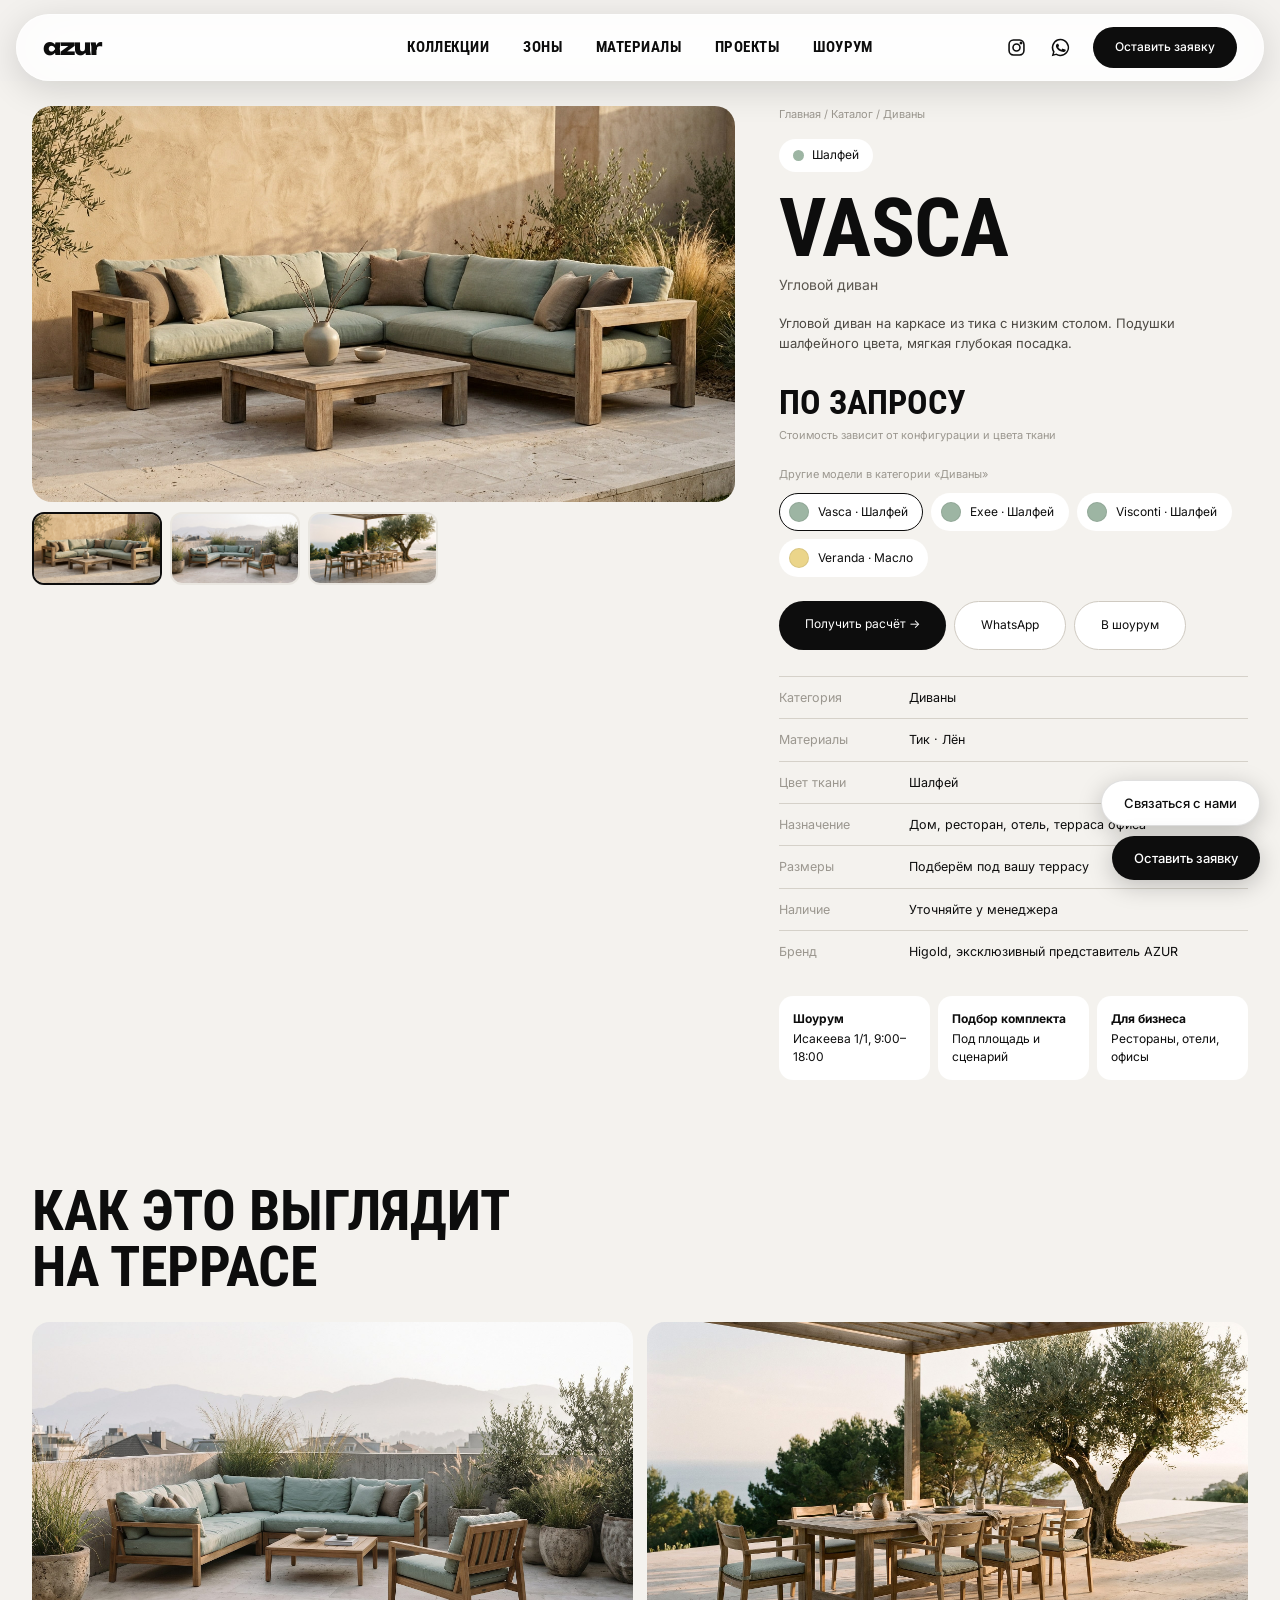
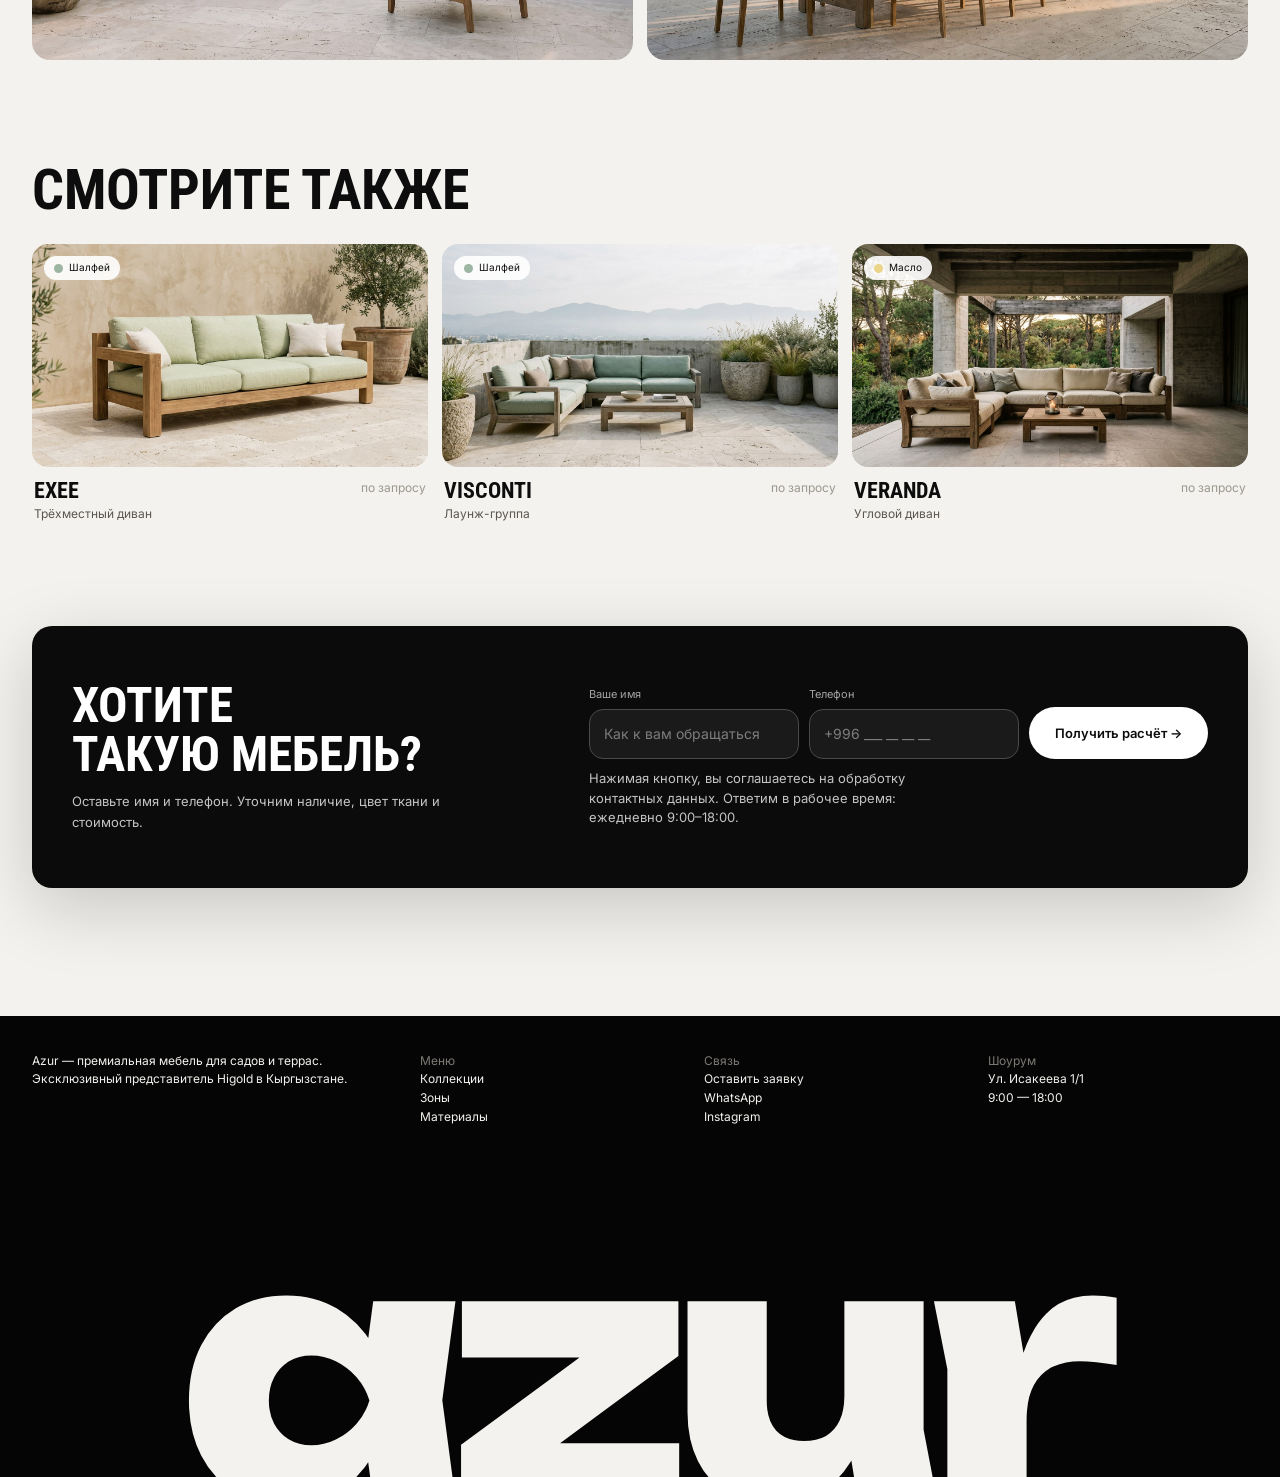
<file: variant-3-product.html>
<!doctype html>
<html lang="ru" data-v="3">
<head>
<meta charset="utf-8">
<meta name="viewport" content="width=device-width,initial-scale=1">
<title>Карточка товара — azur</title>
<link rel="preconnect" href="https://fonts.googleapis.com">
<link href="https://fonts.googleapis.com/css2?family=Inter:wght@300;400;500&family=Roboto+Condensed:wght@500;700&family=Unbounded:wght@800&display=swap" rel="stylesheet">
<link rel="stylesheet" href="lead.css">
<style>
:root{--bg:#F4F2EE;--ink:#0d0d0d;--mut:#9b978f;--card:#E9E6E0;--mood:#F4F2EE;--pad:32px}
*{box-sizing:border-box;margin:0;padding:0}
html{scroll-behavior:smooth}
body{background:var(--bg);color:var(--ink);font-family:Inter,sans-serif;font-size:13px;line-height:1.55;-webkit-font-smoothing:antialiased;overflow-x:hidden}
a{color:inherit;text-decoration:none}button{font:inherit;color:inherit;background:none;border:0;cursor:pointer}img{display:block}ul{list-style:none}
.cond{font-family:"Roboto Condensed",sans-serif;font-weight:700;text-transform:uppercase;line-height:1}
.wm{font-family:Unbounded,sans-serif;font-weight:800;text-transform:lowercase;letter-spacing:-.06em;line-height:.72;white-space:nowrap}
/* header */
.hd{position:fixed;top:0;left:0;right:0;z-index:60;display:flex;align-items:center;justify-content:space-between;padding:16px var(--pad);color:#fff;transition:.4s}
.hd.s{background:rgba(244,242,238,.92);backdrop-filter:blur(14px);color:var(--ink);padding:12px var(--pad)}
.hd .l{justify-self:start;font-family:Unbounded;font-weight:800;font-size:22px;letter-spacing:-.06em}
.hd nav{display:flex;gap:30px;font-size:12px}
.hd nav a{opacity:.85;transition:.2s}.hd nav a:hover{opacity:.5}
.pill{display:inline-flex;gap:8px;align-items:center;padding:10px 18px;border-radius:99px;background:#fff;color:var(--ink);font-size:12px;transition:.3s}
.hd.s .pill{background:var(--ink);color:#fff}
.pill i{font-style:normal;background:var(--ink);color:#fff;border-radius:99px;min-width:18px;height:18px;display:grid;place-items:center;font-size:10px;padding:0 4px}
.hd.s .pill i{background:#fff;color:var(--ink)}
/* hero */
.hero{position:relative;height:100vh;min-height:620px;overflow:hidden;background:#222;color:#fff}
.hero .sl{position:absolute;inset:0;background-size:cover;background-position:center 62%;opacity:0;transition:opacity .8s}
.hero .sl.on{opacity:1}
.hero::after{content:"";position:absolute;inset:0;background:linear-gradient(180deg,rgba(0,0,0,.18),transparent 22%,transparent 55%,rgba(0,0,0,.4));pointer-events:none}
.hero .cp{position:absolute;left:var(--pad);bottom:calc(27vw*.62 + 3vw);z-index:3;max-width:720px}
.hero h1{font-size:clamp(34px,5.4vw,86px)}
.hero p{margin:14px 0 22px;font-size:14px;max-width:380px;opacity:.92}
.hero .ctl{position:absolute;right:var(--pad);bottom:calc(27vw*.62 + 3vw);z-index:3;display:flex;gap:8px;align-items:center}
.cir{width:40px;height:40px;border-radius:50%;background:rgba(255,255,255,.85);color:var(--ink);display:grid;place-items:center;transition:.25s}
.cir:hover{background:var(--ink);color:#fff}
.hero .ct{font-size:12px;margin-right:10px}
.hero .big{position:absolute;left:0;right:0;bottom:-.5vw;font-size:27vw;text-align:center;z-index:2;color:#F4F2EE;mix-blend-mode:normal;pointer-events:none;user-select:none}
/* sections */
.sec{padding:9vw var(--pad) 0}
.h2{font-size:clamp(30px,4.4vw,70px);max-width:1200px}
.sub{color:#5a564f;max-width:420px;margin-top:14px;font-size:13px}
/* moods */
.moods{background:var(--mood);transition:background .8s;margin-top:9vw;padding:7vw var(--pad) 7vw}
.moods .top{display:flex;justify-content:space-between;align-items:flex-end;gap:30px;flex-wrap:wrap;margin-bottom:34px}
.sw{display:flex;gap:10px;flex-wrap:wrap}
.sw button{display:flex;align-items:center;gap:10px;padding:9px 16px 9px 10px;border-radius:99px;background:rgba(255,255,255,.7);font-size:12px;transition:.25s;border:1px solid transparent}
.sw button i{width:20px;height:20px;border-radius:50%;background:var(--c);box-shadow:inset 0 0 0 1px rgba(0,0,0,.08)}
.sw button:hover{background:#fff}.sw button.on{background:#fff;border-color:var(--ink)}
.mg{display:grid;grid-template-columns:repeat(3,1fr);gap:14px}
.mc{cursor:pointer;animation:up .7s both}
@keyframes up{from{opacity:0;transform:translateY(18px)}to{opacity:1;transform:none}}
.mc .im{aspect-ratio:16/9;overflow:hidden;border-radius:14px;background:var(--card);position:relative}
.mc img{width:100%;height:100%;object-fit:cover;transition:transform 1.2s cubic-bezier(.2,.6,.2,1)}
.mc:hover img{transform:scale(1.06)}
.mc .tg{position:absolute;left:12px;top:12px;background:rgba(255,255,255,.9);padding:4px 10px;border-radius:99px;font-size:10px;display:flex;gap:6px;align-items:center}
.mc .tg i{width:9px;height:9px;border-radius:50%;background:var(--c)}
.mc .m{display:flex;justify-content:space-between;gap:10px;padding:12px 2px 0}
.mc b{font-family:"Roboto Condensed";font-size:22px;text-transform:uppercase;font-weight:700;line-height:1.1}
.mc span{color:#5a564f;font-size:12px}
.mc .pr{white-space:nowrap;color:var(--mut)}
/* zones */
.zt{display:flex;gap:6px;flex-wrap:wrap;margin:28px 0 20px}
.zt button{padding:10px 20px;border-radius:99px;border:1px solid #cfcac1;font-size:12px;transition:.25s}
.zt button.on,.zt button:hover{background:var(--ink);color:#fff;border-color:var(--ink)}
.zv{position:relative;border-radius:18px;overflow:hidden;aspect-ratio:16/9;background:var(--card)}
.zv img{position:absolute;inset:0;width:100%;height:100%;object-fit:cover;opacity:0;transition:opacity .9s}
.zv img.on{opacity:1}
.dot{position:absolute;width:26px;height:26px;border-radius:50%;background:#fff;display:grid;place-items:center;transform:translate(-50%,-50%);box-shadow:0 0 0 6px rgba(255,255,255,.3);z-index:3;cursor:pointer}
.dot::before{content:"";width:9px;height:9px;border-radius:50%;background:var(--ink)}
.dot em{position:absolute;bottom:36px;left:50%;transform:translateX(-50%) translateY(6px);background:#fff;padding:7px 12px;border-radius:8px;font-style:normal;font-size:12px;white-space:nowrap;opacity:0;pointer-events:none;transition:.25s;box-shadow:0 6px 24px rgba(0,0,0,.18)}
.dot:hover em{opacity:1;transform:translateX(-50%)}
.zc{position:absolute;left:20px;bottom:18px;z-index:3;background:rgba(244,242,238,.92);backdrop-filter:blur(10px);border-radius:12px;padding:14px 18px;max-width:300px}
.zc b{font-family:"Roboto Condensed";font-size:24px;text-transform:uppercase;display:block;margin-bottom:4px}
/* materials */
.mat{display:grid;grid-template-columns:1fr 1.1fr;gap:var(--pad);align-items:stretch;margin-top:34px}
.mat ul{border-top:1px solid #d5d1c9}
.mat li{border-bottom:1px solid #d5d1c9;padding:22px 0;cursor:pointer}
.mat li .t{display:flex;justify-content:space-between;align-items:baseline}
.mat li h3{font-family:"Roboto Condensed";font-size:clamp(28px,3.4vw,52px);text-transform:uppercase;line-height:1;color:var(--mut);transition:color .3s}
.mat li small{color:var(--mut)}
.mat li.on h3,.mat li:hover h3{color:var(--ink)}
.mat li p{max-height:0;overflow:hidden;transition:max-height .6s;max-width:420px;color:#4b4842;margin-top:0}
.mat li.on p{max-height:120px;margin-top:12px}
.mat .pic{position:relative;border-radius:18px;overflow:hidden;aspect-ratio:16/9;align-self:start}
.mat .pic img{position:absolute;inset:0;width:100%;height:100%;object-fit:cover;opacity:0;transition:opacity .8s}
.mat .pic img.on{opacity:1}
/* projects */
.pr-h{display:flex;justify-content:space-between;align-items:flex-end;gap:20px}
.prj{display:flex;gap:6px;overflow-x:auto;scroll-snap-type:x mandatory;scrollbar-width:none;margin:28px calc(var(--pad)*-1) 0;padding:0 var(--pad)}
.prj::-webkit-scrollbar{display:none}
.pj{flex:0 0 min(62vw,900px);scroll-snap-align:start;position:relative;aspect-ratio:16/9;overflow:hidden;border-radius:14px;cursor:pointer}
.pj img{width:100%;height:100%;object-fit:cover;transition:transform 1.3s cubic-bezier(.2,.6,.2,1)}
.pj:hover img{transform:scale(1.05)}
.pj span{position:absolute;left:14px;bottom:14px;background:rgba(244,242,238,.92);border-radius:99px;padding:6px 12px;font-size:11px}
/* visit + footer */
.visit{display:grid;grid-template-columns:1fr 1fr;gap:var(--pad)}
.visit dl{display:grid;grid-template-columns:90px 1fr;gap:8px 0;border-top:1px solid #d5d1c9;padding-top:14px;max-width:420px;margin-top:22px}
.visit dt{color:var(--mut)}
.pk h4{font-weight:400;color:var(--mut);font-size:11px;margin-bottom:8px}
.pk .r{display:flex;gap:6px;flex-wrap:wrap;margin-bottom:20px}
.pk .r button{padding:9px 15px;border:1px solid #cfcac1;border-radius:99px;font-size:12px;transition:.2s}
.pk .r button.on{background:var(--ink);color:#fff;border-color:var(--ink)}
.cta{display:inline-flex;gap:10px;background:var(--ink);color:#fff;padding:14px 26px;border-radius:99px;font-size:12px;transition:.3s}
.cta:hover{background:#444}
footer{background:#050505;color:#f4f2ee;margin-top:10vw;padding:36px var(--pad) 0;overflow:hidden}
footer .g{display:grid;grid-template-columns:1.4fr 1fr 1fr 1fr;gap:24px;font-size:12px}
footer b{display:block;font-weight:400;color:#7d7a74}footer a{display:block}footer a:hover{opacity:.55}
footer .wm{font-size:27vw;text-align:center;margin-top:8vw;transform:translateY(7%)}
/* overlay */
.ov{position:fixed;inset:0;background:rgba(10,10,10,.55);z-index:90;display:none;align-items:center;justify-content:center;padding:20px}
.ov.on{display:flex}
.md{background:var(--bg);border-radius:18px;max-width:760px;width:100%;max-height:92vh;overflow:auto;display:grid;grid-template-columns:1fr;position:relative}
.md .im img{width:100%;aspect-ratio:16/9;object-fit:cover;min-height:0}
.md .tx{padding:38px 34px;display:flex;flex-direction:column;justify-content:space-between;gap:24px}
.md h3{font-size:clamp(30px,3.4vw,48px);margin:8px 0 12px}
.md table{width:100%;border-collapse:collapse;margin:18px 0}.md td{padding:9px 0;border-top:1px solid #d5d1c9}.md td:first-child{color:var(--mut);width:110px}
.md .x{position:absolute;right:14px;top:12px;width:34px;height:34px;border-radius:50%;background:var(--bg);z-index:2}
.it{display:grid;grid-template-columns:64px 1fr 24px;gap:12px;align-items:center;padding:10px 0;border-top:1px solid #d5d1c9}
.it img{width:64px;height:64px;object-fit:cover;border-radius:8px}
.toast{position:fixed;left:50%;bottom:30px;transform:translate(-50%,20px);background:var(--ink);color:#fff;padding:11px 20px;border-radius:99px;z-index:120;opacity:0;pointer-events:none;transition:.4s;font-size:12px}
.toast.on{opacity:1;transform:translate(-50%,0)}
.fade{opacity:0;transform:translateY(24px);transition:1s cubic-bezier(.2,.6,.2,1)}.fade.in{opacity:1;transform:none}
@media(max-width:900px){:root{--pad:16px}.hd nav{display:none}.mg{grid-template-columns:repeat(2,1fr)}.mat,.visit,.md,footer .g{grid-template-columns:1fr}.mat .pic{min-height:300px}.hero .cp{bottom:calc(27vw*.62 + 14vw)}.hero .ctl{display:none}.pj{flex-basis:86vw}.md .im img{min-height:260px}.zv{aspect-ratio:4/3}}

.hd-r{display:flex;gap:8px;align-items:center}
.pill.ld{background:transparent;color:inherit;border:1px solid currentColor}
.hd.s .pill.ld{background:transparent;color:var(--ink);border-color:var(--ink)}
.hero .pill.ld{color:#fff;margin-left:6px}.hero .pill.ld:hover{background:#fff;color:var(--ink)}
.b2b{margin-top:30px;display:flex;justify-content:space-between;align-items:center;gap:24px;flex-wrap:wrap;border-top:1px solid #d5d1c9;padding-top:26px}
.b2b h3{font-size:clamp(24px,2.6vw,40px)}.b2b p{color:#5a564f;margin-top:6px}
.lm-block{margin:0 0 0}
#lead{padding-left:var(--pad);padding-right:var(--pad)}
@media(max-width:900px){.hd-r .ld{display:none}}

.hd,.hd.s{display:block;width:auto;position:fixed;top:0;left:0;right:0;background:none;backdrop-filter:none;-webkit-backdrop-filter:none;box-shadow:none;color:#0d0d0d;padding:14px 16px 0;z-index:60}
.hd .cap3{width:100%;max-width:none;margin:0;display:grid;grid-template-columns:1fr auto 1fr;align-items:center;padding:12px 26px;border-radius:99px;background:rgba(255,255,255,.66);backdrop-filter:blur(30px) saturate(1.6) brightness(1.2);-webkit-backdrop-filter:blur(30px) saturate(1.6) brightness(1.2);box-shadow:0 8px 36px rgba(0,0,0,.14);border:1px solid rgba(255,255,255,.55)}
.hd .l{font-family:Unbounded,sans-serif;font-weight:800;font-size:22px;letter-spacing:-.06em;text-shadow:none;color:#0d0d0d}
.hd nav{justify-self:center;display:flex;gap:34px;font:700 15px "Roboto Condensed";text-transform:uppercase;letter-spacing:.03em}
.hd nav a{position:relative;opacity:1;color:#0d0d0d;text-shadow:none}
.hd nav a::after{content:"";position:absolute;left:0;right:0;bottom:-3px;height:1.5px;background:#0d0d0d;transform:scaleX(0);transform-origin:left;transition:.3s}.hd nav a:hover::after{transform:scaleX(1)}
.hd .hd-r{justify-self:end;display:flex;justify-content:flex-end;gap:16px;align-items:center}
.dots3{display:flex;gap:5px}.dots3 i{width:11px;height:11px;border-radius:50%;display:block}
.cta3{background:#0d0d0d;color:#fff;border-radius:99px;padding:11px 22px;font-size:12px;font-weight:500;white-space:nowrap;border:0;cursor:pointer;transition:.3s}.cta3:hover{background:#444}
@media(max-width:1000px){.hd nav,.dots3{display:none}.hd .cap3{grid-template-columns:1fr auto}}

.rv{padding:8vw var(--pad) 0}
.rv-h{display:flex;justify-content:space-between;align-items:flex-end;gap:20px;flex-wrap:wrap;margin-bottom:28px}
.rv-h h2{font:700 clamp(32px,4.4vw,70px)/1 "Roboto Condensed";text-transform:uppercase}.rv-h p{color:#5a564f;margin-top:10px}
.rv-sc{display:flex;align-items:center;gap:14px;background:#fff;border-radius:99px;padding:11px 22px;font-size:12px;box-shadow:0 2px 24px rgba(0,0,0,.06);transition:.25s}.rv-sc:hover{box-shadow:0 6px 30px rgba(0,0,0,.12)}
.rv-sc b{font:700 24px "Roboto Condensed"}.rv-st{color:#e0a800;letter-spacing:2px}.rv-sc em{font-style:normal;color:#5a564f}.rv-sc i{font-style:normal;font-weight:500}
.rv-g{display:grid;grid-template-columns:repeat(3,1fr);gap:14px}
.rv-c{background:#fff;border-radius:20px;padding:28px;display:flex;flex-direction:column;justify-content:space-between;gap:28px;min-height:200px;box-shadow:0 2px 24px rgba(0,0,0,.05)}
.rv-t{font:700 clamp(20px,1.8vw,26px)/1.15 "Roboto Condensed";text-transform:uppercase}
.rv-f{display:flex;gap:12px;align-items:center;font-size:12px}.rv-a{width:38px;height:38px;border-radius:50%;background:linear-gradient(135deg,#9DB5A3,#B9A6D9);color:#fff;display:grid;place-items:center;font-size:12px;font-weight:600}.rv-f b{display:block;font-weight:500}.rv-f small{color:#9b978f}
@media(max-width:900px){.rv-g{grid-template-columns:1fr}}

.rv2{padding:8vw var(--pad) 0}
.rv2-in{display:grid;grid-template-columns:320px 1fr;gap:14px}
.rv2-s{background:linear-gradient(160deg,#9DB5A3 0%,#B9A6D9 55%,#E6B7A6 100%);color:#fff;border-radius:28px;padding:34px 30px;display:flex;flex-direction:column;justify-content:space-between;min-height:440px}
.rv2-s small{font-size:11px;letter-spacing:.14em;text-transform:uppercase;opacity:.9}
.rv2-n{font:700 clamp(100px,11vw,170px)/.85 "Roboto Condensed";letter-spacing:-.02em}
.rv2-st{letter-spacing:4px;font-size:18px;margin-top:-18px}.rv2-s p{font-size:13px;margin-top:-18px;opacity:.95}
.rv2-s a{align-self:flex-start;background:#fff;color:#0d0d0d;border-radius:99px;padding:12px 22px;font-size:12px;font-weight:500;transition:.25s}.rv2-s a:hover{background:#0d0d0d;color:#fff}
.rv2-m{background:#fff;border-radius:28px;padding:34px 38px;box-shadow:0 2px 28px rgba(0,0,0,.05);display:flex;flex-direction:column}
.rv2-m h2{font:700 clamp(30px,3.6vw,56px)/1 "Roboto Condensed";text-transform:uppercase;margin-bottom:22px}
.rv2-big{flex:1;display:flex;flex-direction:column;justify-content:space-between;gap:24px;transition:opacity .22s,transform .22s}.rv2-big.sw{opacity:0;transform:translateY(8px)}
.rv2-q{font:700 110px/.5 "Roboto Condensed";height:46px;background:linear-gradient(135deg,#9DB5A3,#B9A6D9);-webkit-background-clip:text;background-clip:text;color:transparent}
.rv2-big p{font:700 clamp(24px,2.8vw,42px)/1.1 "Roboto Condensed";text-transform:uppercase;max-width:860px}
.rv2-big footer{display:flex;gap:14px;align-items:center}.rv2-big footer i{width:44px;height:44px;border-radius:50%;background:linear-gradient(135deg,#9DB5A3,#B9A6D9);color:#fff;display:grid;place-items:center;font-style:normal;font-size:13px;font-weight:600}
.rv2-big b{display:block;font-size:14px;font-weight:500}.rv2-big small{color:#9b978f;font-size:12px}
.rv2-r{display:grid;grid-template-columns:repeat(4,1fr);gap:10px;margin-top:26px}
.rv2-c{background:#F4F2EE;border:1px solid transparent;border-radius:18px;padding:16px;text-align:left;display:flex;flex-direction:column;justify-content:space-between;gap:14px;min-height:112px;cursor:pointer;font:inherit;color:inherit;transition:.25s}
.rv2-c span{font-size:12.5px;line-height:1.45;display:-webkit-box;-webkit-line-clamp:3;-webkit-box-orient:vertical;overflow:hidden}.rv2-c em{font-style:normal;font-size:11px;color:#9b978f}
.rv2-c:hover,.rv2-c.on{border-color:#0d0d0d;background:#fff}
@media(max-width:1000px){.rv2-in{grid-template-columns:1fr}.rv2-s{min-height:0}.rv2-r{grid-template-columns:repeat(2,1fr)}.rv2-m{padding:24px 20px}}

.rv3{padding:9vw 0 0}
.rv3-top{display:flex;justify-content:space-between;align-items:flex-end;gap:20px;flex-wrap:wrap;margin-bottom:26px}
.rv3-sc{display:flex;align-items:center;gap:12px;font-size:13px}.rv3-sc b{font-size:24px}.rv3-sc span{color:#f0b429;letter-spacing:2px}.rv3-sc em{font-style:normal;opacity:.65}
.rv3-sl{transition:opacity .18s,transform .18s}.rv3-sl.o{opacity:0;transform:translateY(8px)}
.rv3-h{display:grid;grid-template-columns:auto 1fr auto;gap:22px;align-items:center}
.rv3-av{width:76px;height:76px;border-radius:50%;display:grid;place-items:center;font-weight:600;font-size:22px}
.rv3-m small{display:block;font-size:12px;letter-spacing:.08em;opacity:.55;margin-bottom:6px}.rv3-m small i{font-style:normal;margin:0 8px}
.rv3-m b{font-weight:500;font-size:30px;line-height:1.1}
.rv3-st{color:#f0b429;font-size:30px;letter-spacing:4px;white-space:nowrap}
.rv3-b{display:grid;grid-template-columns:76px 1fr;gap:22px;margin-top:30px}
.rv3-q{font:700 90px/.9 Georgia,serif;opacity:.2}
.rv3-b p{font-size:clamp(18px,1.7vw,24px);line-height:1.65;max-width:980px;opacity:.85}
.rv3-btn{display:inline-block;margin:26px 0 0 98px;border:1px solid currentColor;padding:15px 30px;font-size:13px;letter-spacing:.1em;text-transform:uppercase;opacity:.7;transition:.25s}.rv3-btn:hover{opacity:1;background:#111;color:#fff;border-color:#111}
.rv3-nav{display:flex;justify-content:space-between;align-items:center;margin-top:34px;padding-top:20px;border-top:1px solid rgba(0,0,0,.12)}
.rv3-dots{display:flex;gap:8px}.rv3-dots button{width:9px;height:9px;border-radius:50%;background:rgba(0,0,0,.2);transition:.25s;border:0;cursor:pointer;padding:0}.rv3-dots button.on{background:#111;width:26px;border-radius:99px}
.rv3-ar{display:flex;align-items:center;gap:12px;font-size:12px}.rv3-ar button{width:40px;height:40px;border-radius:50%;border:1px solid rgba(0,0,0,.25);background:none;cursor:pointer;font-size:15px;transition:.25s}.rv3-ar button:hover{background:#111;color:#fff;border-color:#111}
.rv3-hint{font-size:11px;opacity:.5;margin-top:12px;text-align:center}
@media(max-width:800px){.rv3-h{grid-template-columns:auto 1fr}.rv3-st{grid-column:1/3;font-size:22px}.rv3-m b{font-size:22px}.rv3-av{width:56px;height:56px;font-size:17px}.rv3-b{grid-template-columns:1fr}.rv3-q{display:none}.rv3-btn{margin-left:0}}
.rv3{padding:8vw var(--pad) 0}.rv3-top h2{font:700 clamp(32px,4.4vw,70px)/1 "Roboto Condensed";text-transform:uppercase}.rv3-box{background:#fff;border-radius:28px;padding:44px 52px 28px;box-shadow:0 2px 28px rgba(0,0,0,.05)}.rv3-av{background:linear-gradient(135deg,#9DB5A3,#B9A6D9);color:#fff}.rv3-m b{font-family:"Roboto Condensed";text-transform:uppercase;font-weight:700;font-size:36px}.rv3-btn{border-radius:99px}

.rv4{--rh:98px;padding:9vw 0 0}
.rv4-top{display:flex;justify-content:space-between;align-items:flex-end;gap:20px;flex-wrap:wrap;margin-bottom:18px}
.rv4-sc{display:flex;align-items:center;gap:12px;font-size:13px}.rv4-sc b{font-size:24px}.rv4-sc span{color:#f0b429;letter-spacing:2px}.rv4-sc em{font-style:normal;opacity:.6}
.rv4-box{position:relative}
.rv4-l{height:calc(var(--rh)*4);overflow-y:auto;scroll-snap-type:y mandatory;scrollbar-width:thin;scrollbar-color:rgba(0,0,0,.25) transparent}
.rv4-l::-webkit-scrollbar{width:5px}.rv4-l::-webkit-scrollbar-thumb{background:rgba(0,0,0,.25);border-radius:9px}
.rv4-r{height:var(--rh);scroll-snap-align:start;display:grid;grid-template-columns:auto 1fr auto;gap:18px;align-items:center;padding:0 22px;border-bottom:1px solid rgba(0,0,0,.09);color:inherit;text-decoration:none;transition:background .2s}
.rv4-r:hover{background:rgba(0,0,0,.035)}
.rv4-av{width:46px;height:46px;border-radius:50%;display:grid;place-items:center;font-size:14px;font-weight:600}
.rv4-n{display:flex;gap:10px;align-items:baseline;margin-bottom:3px}.rv4-n b{font-size:15px;font-weight:600}.rv4-n small{font-size:11px;opacity:.5}
.rv4-t p{font-size:14px;line-height:1.45;opacity:.82;display:-webkit-box;-webkit-line-clamp:2;-webkit-box-orient:vertical;overflow:hidden;max-width:880px}
.rv4-st{color:#f0b429;font-size:15px;letter-spacing:3px;white-space:nowrap}
.rv4-fade{position:absolute;left:0;right:0;bottom:0;height:34px;pointer-events:none}
.rv4-h{font-size:11px;opacity:.55;margin-top:12px;text-align:center}.rv4-h a{text-decoration:underline}
@media(max-width:800px){.rv4{--rh:116px}.rv4-r{grid-template-columns:auto 1fr;padding:0 12px}.rv4-st{display:none}}
.rv4{padding:8vw var(--pad) 0}.rv4-top h2{font:700 clamp(32px,4.4vw,70px)/1 "Roboto Condensed";text-transform:uppercase}.rv4-box{background:#fff;border-radius:24px;overflow:hidden;padding:6px 0;box-shadow:0 2px 28px rgba(0,0,0,.05)}.rv4-av{background:linear-gradient(135deg,#9DB5A3,#B9A6D9);color:#fff}.rv4-n b{font-family:"Roboto Condensed";text-transform:uppercase;font-size:18px}.rv4-fade{background:linear-gradient(transparent,#fff)}


body.subpg{padding-top:96px}
.hd.s{background:rgba(244,242,238,.94)}
.ch{padding:30px var(--pad) 0}
.bc3{font-size:11px;color:var(--mut);margin-bottom:22px}.bc3 a:hover{color:var(--ink)}.bc3 i{font-style:normal;margin:0 8px}
.ch h1{font-size:clamp(44px,8vw,130px);letter-spacing:-.01em}
.ch .sub{max-width:520px}
.fbar{display:flex;justify-content:space-between;gap:18px;flex-wrap:wrap;align-items:center;margin:34px 0 28px;background:#fff;border-radius:20px;padding:16px 18px;box-shadow:0 2px 24px rgba(0,0,0,.06)}
.fg3{display:flex;gap:10px;align-items:center;flex-wrap:wrap}.fl3{font-family:"Roboto Condensed";font-weight:700;text-transform:uppercase;font-size:14px;margin-right:4px}
.fbar .g{display:flex;gap:6px;flex-wrap:wrap}
.fbar .g button{padding:10px 18px;border-radius:99px;background:#F4F2EE;font-size:12.5px;border:1px solid #bfbab1;color:var(--ink);transition:.2s}.fbar .g button.on{background:var(--ink);color:#fff;border-color:var(--ink)}.fbar .g button:hover{border-color:var(--ink)}
.fbar .sw button{display:flex;align-items:center;gap:10px;padding:8px 16px 8px 9px;border-radius:99px;background:#F4F2EE;font-size:12.5px;border:1px solid #bfbab1}.fbar .sw button i{width:22px;height:22px;border-radius:50%;background:var(--c);box-shadow:inset 0 0 0 1px rgba(0,0,0,.12)}.fbar .sw button.on{background:var(--ink);color:#fff;border-color:var(--ink)}
.fcnt{color:var(--mut);font-size:12px;padding:0 var(--pad)}
.mg3{display:grid;grid-template-columns:repeat(3,1fr);gap:14px;padding:0 var(--pad)}
.mc3{display:block;animation:up .6s both}
.mc3 .im{aspect-ratio:16/9;overflow:hidden;border-radius:16px;background:var(--card);position:relative}
.mc3 img{width:100%;height:100%;object-fit:cover;transition:transform 1.2s cubic-bezier(.2,.6,.2,1)}.mc3:hover img{transform:scale(1.06)}
.mc3 .tg{position:absolute;left:12px;top:12px;background:rgba(255,255,255,.9);padding:4px 10px;border-radius:99px;font-size:10px;display:flex;gap:6px;align-items:center}.mc3 .tg i{width:9px;height:9px;border-radius:50%;background:var(--c)}
.mc3 .qa{position:absolute;left:12px;right:12px;bottom:12px;background:rgba(244,242,238,.94);border-radius:99px;padding:11px;font-size:12px;text-align:center;opacity:0;transform:translateY(8px);transition:.35s;border:0;cursor:pointer;color:var(--ink)}.mc3:hover .qa{opacity:1;transform:none}
.mc3 .m{display:flex;justify-content:space-between;gap:10px;padding:12px 2px 0}
.mc3 b{font-family:"Roboto Condensed";font-size:22px;text-transform:uppercase;font-weight:700;line-height:1.1}.mc3 span.v{color:#5a564f;font-size:12px}.mc3 .pr{white-space:nowrap;color:var(--mut);font-size:12px}
.empty3{display:none;text-align:center;padding:90px var(--pad);color:#5a564f}.empty3 b{display:block;font-family:"Roboto Condensed";font-size:40px;text-transform:uppercase;color:var(--ink);margin-bottom:10px}
.sec3{padding:8vw var(--pad) 0}
.pd{display:grid;grid-template-columns:1.5fr 1fr;gap:44px;padding:10px var(--pad) 0}
.pdl{position:sticky;top:90px;align-self:start}
.pdl .mn3{position:relative;border-radius:20px;overflow:hidden;aspect-ratio:16/9;background:var(--card);cursor:zoom-in}
.pdl .mn3 img{width:100%;height:100%;object-fit:cover}
.pdl .tb3{display:flex;gap:8px;margin-top:10px}.pdl .tb3 button{width:130px;aspect-ratio:16/9;border-radius:12px;overflow:hidden;border:2px solid transparent;padding:0;background:var(--card)}.pdl .tb3 button.on{border-color:var(--ink)}.pdl .tb3 img{width:100%;height:100%;object-fit:cover}
.pdr .chip3{display:inline-flex;gap:8px;align-items:center;font-size:12px;background:#fff;border-radius:99px;padding:7px 14px}.pdr .chip3 i{width:11px;height:11px;border-radius:50%;background:var(--c)}
.pdr h1{font-size:clamp(46px,6.4vw,100px);margin:16px 0 4px;letter-spacing:-.01em}
.pdr .vv{color:#5a564f;font-size:14px}
.pdr .ds{margin-top:18px;max-width:440px;color:#4b4842}
.pdr .pr{margin-top:22px;font-family:"Roboto Condensed";font-size:34px;text-transform:uppercase;font-weight:700}.pdr .pr small{display:block;font:400 11px Inter;text-transform:none;color:var(--mut)}
.pdr h4{font-weight:400;color:var(--mut);font-size:11px;margin:24px 0 10px}
.pdr .sw{display:flex;gap:8px;flex-wrap:wrap}.pdr .sw a{display:flex;align-items:center;gap:9px;padding:8px 14px 8px 9px;border-radius:99px;background:#fff;font-size:12px;border:1px solid transparent;transition:.2s}.pdr .sw a i{width:20px;height:20px;border-radius:50%;background:var(--c);box-shadow:inset 0 0 0 1px rgba(0,0,0,.08)}.pdr .sw a:hover{border-color:#cfcac1}.pdr .sw a.on{border-color:var(--ink)}
.pdr .bt{display:flex;gap:8px;flex-wrap:wrap;margin-top:24px}
.pdr .ghost3{background:#fff;color:var(--ink);border:1px solid #cfcac1}
.pdr table{width:100%;border-collapse:collapse;margin-top:26px}.pdr td{padding:11px 0;border-top:1px solid #d5d1c9;font-size:12.5px;vertical-align:top}.pdr td:first-child{color:var(--mut);width:130px}
.pdr .mini{display:grid;grid-template-columns:repeat(3,1fr);gap:8px;margin-top:24px}.pdr .mini div{background:#fff;border-radius:14px;padding:14px;font-size:12px;line-height:1.5}.pdr .mini b{display:block;margin-bottom:2px}
.scn{display:grid;grid-template-columns:1fr 1fr;gap:14px;margin-top:26px}.scn img{width:100%;aspect-ratio:16/9;object-fit:cover;border-radius:18px}
.lb3{position:fixed;inset:0;z-index:400;background:rgba(10,10,10,.9);display:none;align-items:center;justify-content:center;padding:24px}.lb3.on{display:flex}.lb3 img{max-width:100%;max-height:100%;object-fit:contain;border-radius:10px}
.stk3{display:none}
@media(max-width:1000px){.mg3{grid-template-columns:repeat(2,1fr)}.pd{grid-template-columns:1fr}.pdl{position:static}.scn{grid-template-columns:1fr}.pdr .mini{grid-template-columns:1fr}.stk3{display:flex;position:fixed;left:12px;right:12px;bottom:12px;z-index:80;background:var(--ink);color:#fff;border-radius:99px;padding:8px 8px 8px 20px;align-items:center;gap:10px;font-size:13px}.stk3 b{flex:1;font-weight:500}.stk3 .cta{background:#fff;color:var(--ink);padding:12px 20px}body.pp3{padding-bottom:84px}}
</style>
</head>
<body class="subpg">
<header class="hd s" id="hd"><div class="cap3"><a class="l" href="variant-3.html">azur</a>
  <nav><a href="variant-3-catalog.html">Коллекции</a><a href="variant-3.html#zones">Зоны</a><a href="variant-3.html#mat">Материалы</a><a href="variant-3.html#proj">Проекты</a><a href="variant-3.html#visit">Шоурум</a></nav>
  <div class="hd-r"><span class="socl"><a href="https://www.instagram.com/azur.outdoor.kg/" target="_blank" rel="noopener" aria-label="Instagram"><svg viewBox="0 0 24 24" fill="none" stroke="currentColor" stroke-width="1.8"><rect x="3.500" y="3.500" width="17" height="17" rx="5"/><circle cx="12" cy="12" r="4"/><circle cx="17.200" cy="6.800" r=".8" fill="currentColor"/></svg></a><a href="https://wa.me/996553387878" target="_blank" rel="noopener" aria-label="WhatsApp"><svg viewBox="0 0 24 24" fill="currentColor"><path d="M12 2a10 10 0 00-8.6 15.1L2 22l4.9-1.3A10 10 0 1012 2zm0 18.2c-1.5 0-3-.4-4.2-1.200l-.3-.2-3 .8.8-2.900-.2-.3A8.200 8.200 0 1112 20.200zm4.500-6.100c-.2-.1-1.500-.7-1.700-.8-.2-.1-.4-.1-.6.100l-.8 1c-.1.200-.3.200-.5.100-1.500-.7-2.400-1.300-3.400-2.900-.3-.4.300-.4.800-1.300.1-.2 0-.3 0-.5l-.8-1.800c-.2-.5-.4-.4-.6-.4h-.5c-.2 0-.5.100-.7.300-.7.700-1 1.500-1 2.300.1 1 .5 2 1.200 2.800 1.300 1.700 2.900 2.900 4.900 3.600 1.800.6 2.500.5 3.300.4.600-.1 1.500-.6 1.700-1.300.2-.6.2-1.100.1-1.200l-.5-.2z"/></svg></a></span><button class="cta3" data-lead="general" data-source="header">Оставить заявку</button></div></div></header>

<main>
 <div class="pd">
  <div class="pdl"><div class="mn3" id="mn3"><img id="mi" alt=""></div><div class="tb3" id="tb3"></div></div>
  <div class="pdr" id="pdr"></div>
 </div>
 <section class="sec3"><h2 class="h2 cond">Как это выглядит<br>на террасе</h2><div class="scn" id="scn"></div></section>
 <section class="sec3"><h2 class="h2 cond" style="margin-bottom:26px">Смотрите также</h2><div class="mg3" id="rel" style="padding:0"></div></section>
 <section class="sec3"><div class="lm-block"><div><h2>Хотите<br>такую мебель?</h2><p>Оставьте имя и телефон. Уточним наличие, цвет ткани и стоимость.</p></div><div data-lead-inline="product" data-source="product-block"></div></div></section>
</main>
<div class="stk3" id="stk3"><b id="stkn"></b><button class="cta" id="stkb">Получить расчёт</button></div>
<div class="lb3" id="lb"><img alt=""></div>

<footer>
  <div class="g"><div>Azur — премиальная мебель для садов и террас. Эксклюзивный представитель Higold в Кыргызстане.</div>
    <div><b>Меню</b><a href="variant-3-catalog.html">Коллекции</a><a href="variant-3.html#zones">Зоны</a><a href="variant-3.html#mat">Материалы</a></div>
    <div><b>Связь</b><a href="#" data-lead="general" data-source="footer">Оставить заявку</a><a href="https://wa.me/996553387878" target="_blank">WhatsApp</a><a href="https://www.instagram.com/azur.outdoor.kg/" target="_blank">Instagram</a></div>
    <div><b>Шоурум</b>Ул. Исакеева 1/1<br>9:00 — 18:00</div></div>
  <div class="wm">azur</div>
</footer>
<div class="toast" id="toast"></div>
<form name="lead" method="POST" data-netlify="true" netlify-honeypot="bot-field" hidden>
  <input name="name"><input name="phone"><input name="contact"><input name="type"><input name="topic"><input name="product"><input name="source"><input name="page"><input name="comment"><input name="interest"><input name="object"><input name="size"><input name="visit"><input name="bot-field">
</form>
<script src="data.js"></script>
<script src="lead.js"></script>
<script>

const $=(s,r=document)=>r.querySelector(s),$$=(s,r=document)=>[...r.querySelectorAll(s)];
const Q=new URLSearchParams(location.search);
const toast=m=>{const t=$('#toast');if(!t)return;t.textContent=m;t.classList.add('on');clearTimeout(toast.t);toast.t=setTimeout(()=>t.classList.remove('on'),2000)};
const MATS=[['','Все материалы'],['Тик','Тик'],['Плетение','Плетение']];
function filterProducts(cat,mood,mat){return AZ.products.filter(p=>(!cat||p.c===cat)&&(!mood||p.m===mood)&&(!mat||p.mat.includes(mat)))}
function setQ(o){const u=new URL(location.href);Object.entries(o).forEach(([k,v])=>v?u.searchParams.set(k,v):u.searchParams.delete(k));if(u.href!==location.href)history.pushState(null,'',u)}
function plural(n){return n+' '+(n%10===1&&n%100!==11?'модель':(n%10>=2&&n%10<=4&&(n%100<10||n%100>=20))?'модели':'моделей')}

function renderProduct(){
const p=AZ.byId(new URLSearchParams(location.search).get('id'))||AZ.products[0],m=AZ.mood(p.m),C=AZ.cat(p.c),G=AZ.gallery(p);
document.title=p.n+' · azur';document.body.classList.add('pp3');
let gi=0;
function drawG(){
  $('#tb3').innerHTML=G.map((k,i)=>`<button class="${i===gi?'on':''}" data-i="${i}"><img src="${k}.jpg" alt=""></button>`).join('');
  $('#mi').src=''+G[gi]+'.jpg';$('#mi').style.objectPosition='50% 50%';
  $$('#tb3 button').forEach(b=>b.onclick=()=>{gi=+b.dataset.i;drawG()});
}
drawG();
$('#mn3').onclick=()=>{$('#lb img').src=''+G[gi]+'.jpg';$('#lb').classList.add('on')};$('#lb').onclick=()=>$('#lb').classList.remove('on');
const same=AZ.products.filter(x=>x.c===p.c);
$('#pdr').innerHTML=`<div style="font-size:11px;color:var(--mut);margin-bottom:16px"><a href="variant-3.html">Главная</a> / <a href="variant-3-catalog.html">Каталог</a> / <a href="${AZ.link.catalog(p.c)}">${C.n}</a></div>
 <span class="chip3" style="--c:${m.c}"><i></i>${m.n}</span><h1 class="cond">${p.n}</h1><div class="vv">${p.v}</div><p class="ds">${p.d}</p>
 <div class="pr">По запросу<small>Стоимость зависит от конфигурации и цвета ткани</small></div>
 <h4>Другие модели в категории «${C.n}»</h4><div class="sw">${same.map(x=>{const mm=AZ.mood(x.m);return `<a class="${x.id===p.id?'on':''}" href="${AZ.link.product(x.id)}" style="--c:${mm.c}"><i></i>${x.n} · ${mm.n}</a>`}).join('')}</div>
 <div class="bt"><button class="cta" data-lead="product" data-product="${p.id}" data-source="product-main">Получить расчёт →</button><a class="cta ghost3" target="_blank" href="${AZ.WA}${AZ.enc('Здравствуйте! Интересует модель '+p.n+' ('+p.v+').')}">WhatsApp</a><button class="cta ghost3" data-lead="showroom" data-source="product-showroom">В шоурум</button></div>
 <table><tr><td>Категория</td><td>${C.n}</td></tr><tr><td>Материалы</td><td>${p.mat}</td></tr><tr><td>Цвет ткани</td><td>${m.n}</td></tr><tr><td>Назначение</td><td>Дом, ресторан, отель, терраса офиса</td></tr><tr><td>Размеры</td><td>Подберём под вашу террасу</td></tr><tr><td>Наличие</td><td>Уточняйте у менеджера</td></tr><tr><td>Бренд</td><td>Higold, эксклюзивный представитель AZUR</td></tr></table>
 <div class="mini"><div><b>Шоурум</b>Исакеева 1/1, 9:00–18:00</div><div><b>Подбор комплекта</b>Под площадь и сценарий</div><div><b>Для бизнеса</b>Рестораны, отели, офисы</div></div>`;
$('#scn').innerHTML=AZ.scenes[p.m].slice(0,2).map(k=>`<img src="${k}.jpg" alt="" loading="lazy">`).join('');
$('#rel').innerHTML=AZ.related(p,4).map(x=>{const mm=AZ.mood(x.m);return `<a class="mc3" href="${AZ.link.product(x.id)}" style="--c:${mm.c}"><div class="im"><img src="${x.i}.jpg" style="object-position:${x.pos}" alt="${x.n}" loading="lazy"><span class="tg"><i></i>${mm.n}</span></div><div class="m"><div><b>${x.n}</b><br><span class="v">${x.v}</span></div><span class="pr">по запросу</span></div></a>`}).join('');
$('#stkn').textContent=p.n;$('#stkb').onclick=()=>AzurLead.open({type:'product',product:p.id,source:'product-sticky'});

}
renderProduct();

document.addEventListener('click',e=>{const a=e.target.closest('.opt a,.others a,.sw a,#rel a');if(!a||e.metaKey||e.ctrlKey||e.shiftKey||!/-product\.html\?id=/.test(a.href))return;e.preventDefault();history.pushState(null,'',a.href);renderProduct();window.scrollTo({top:0,behavior:'smooth'})});
addEventListener('popstate',renderProduct);

</script>
</body>
</html>
</file>
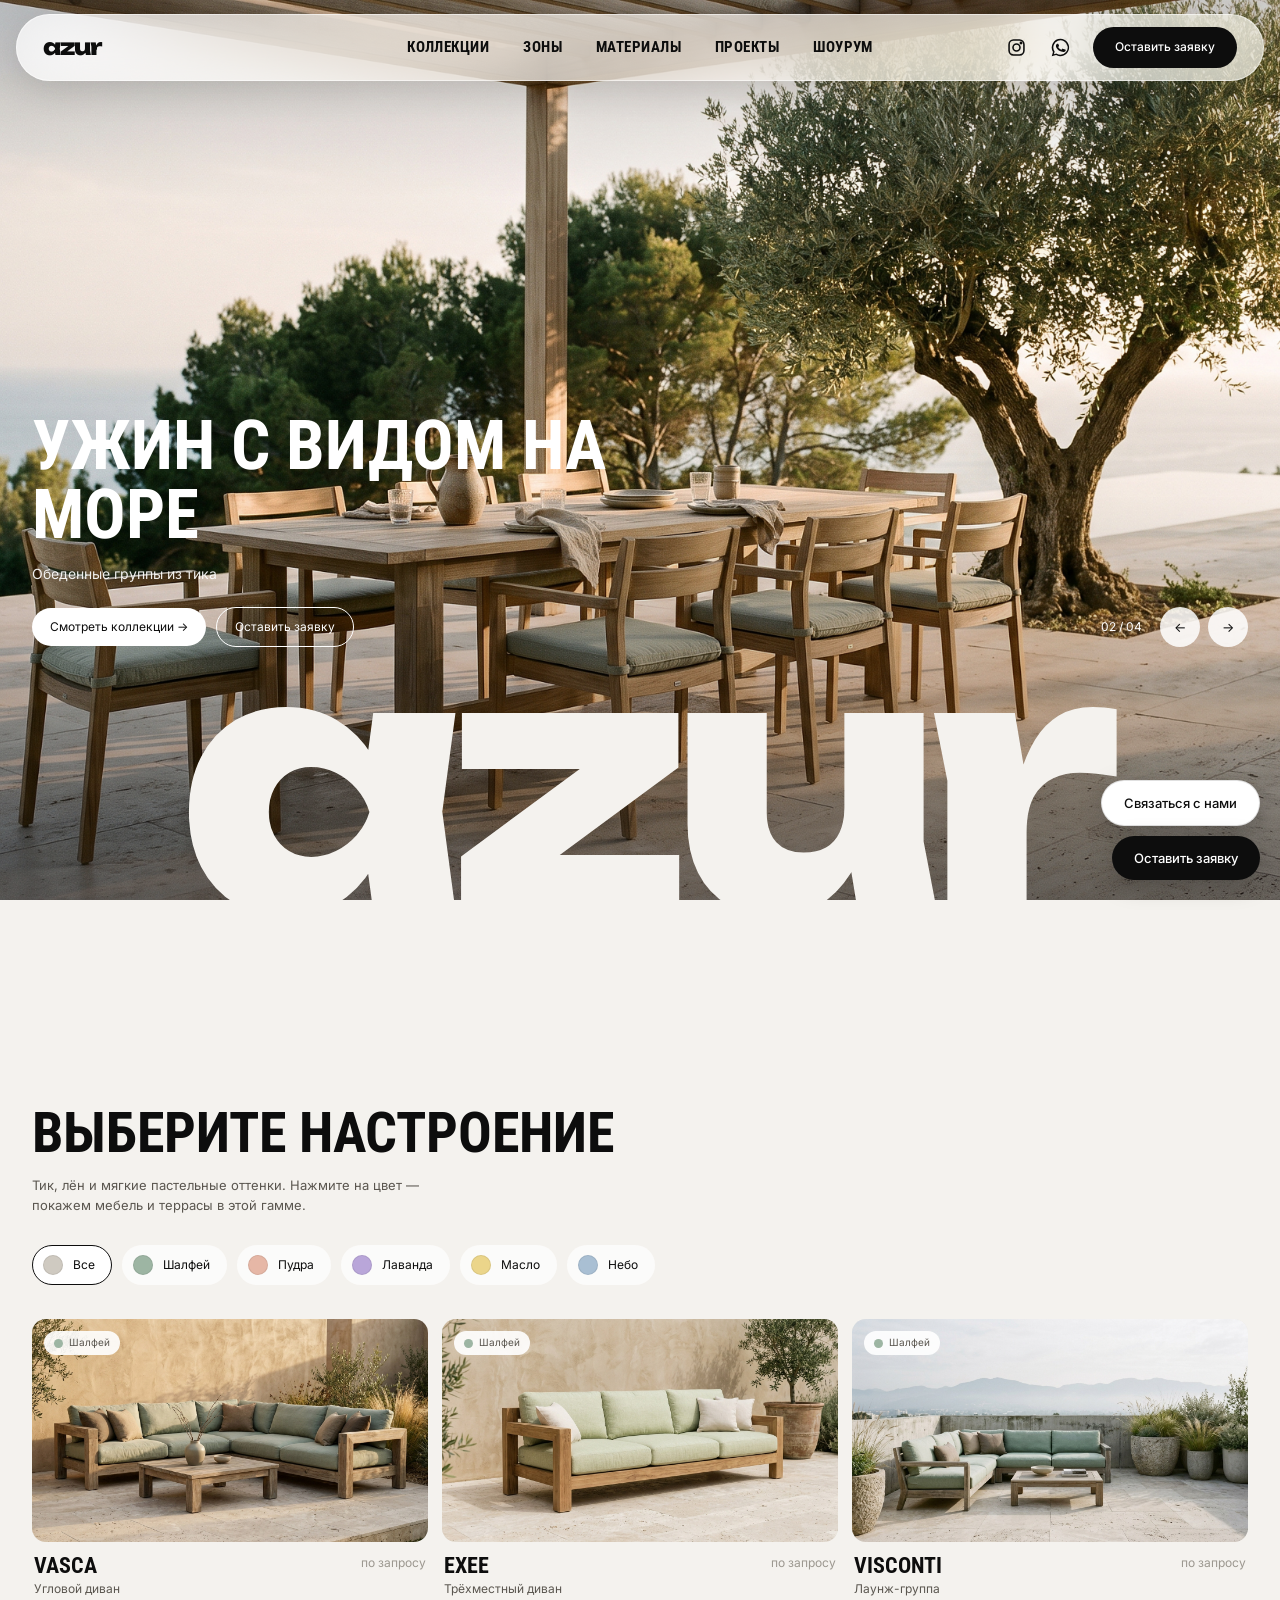
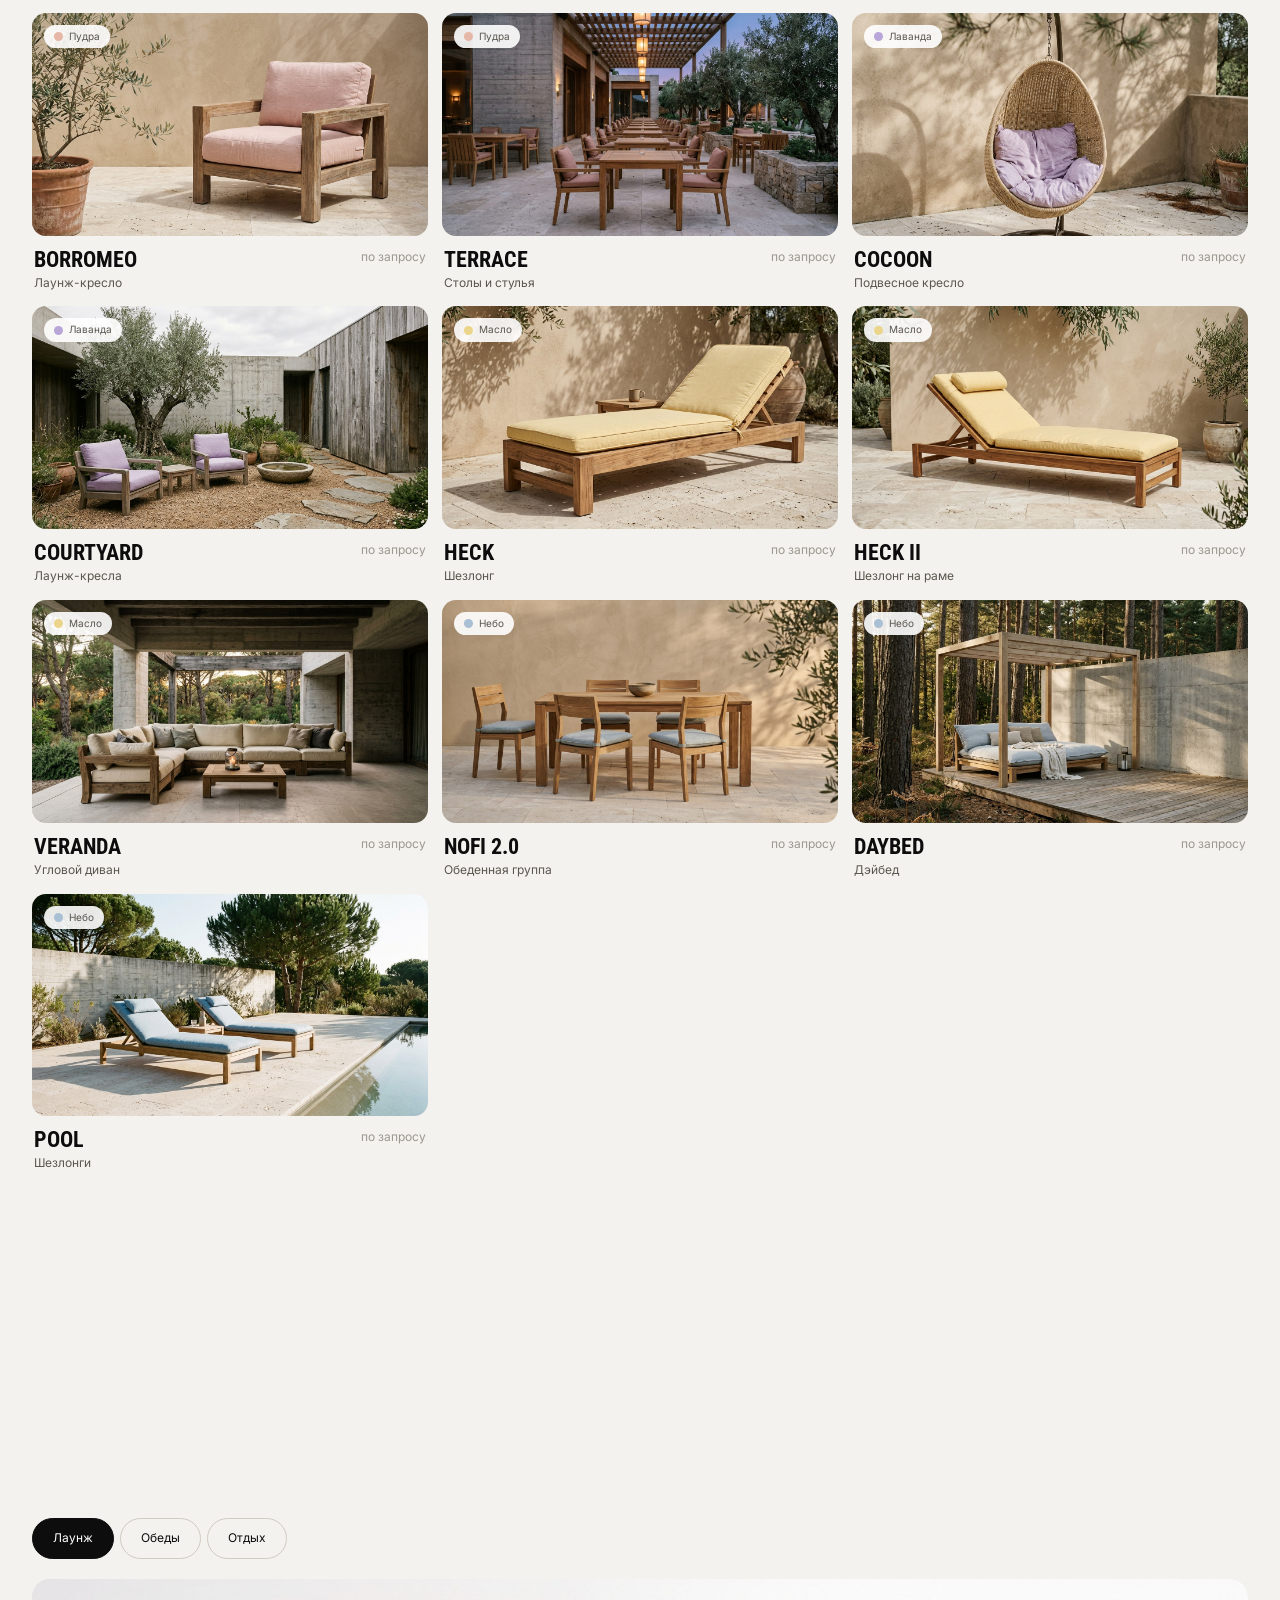
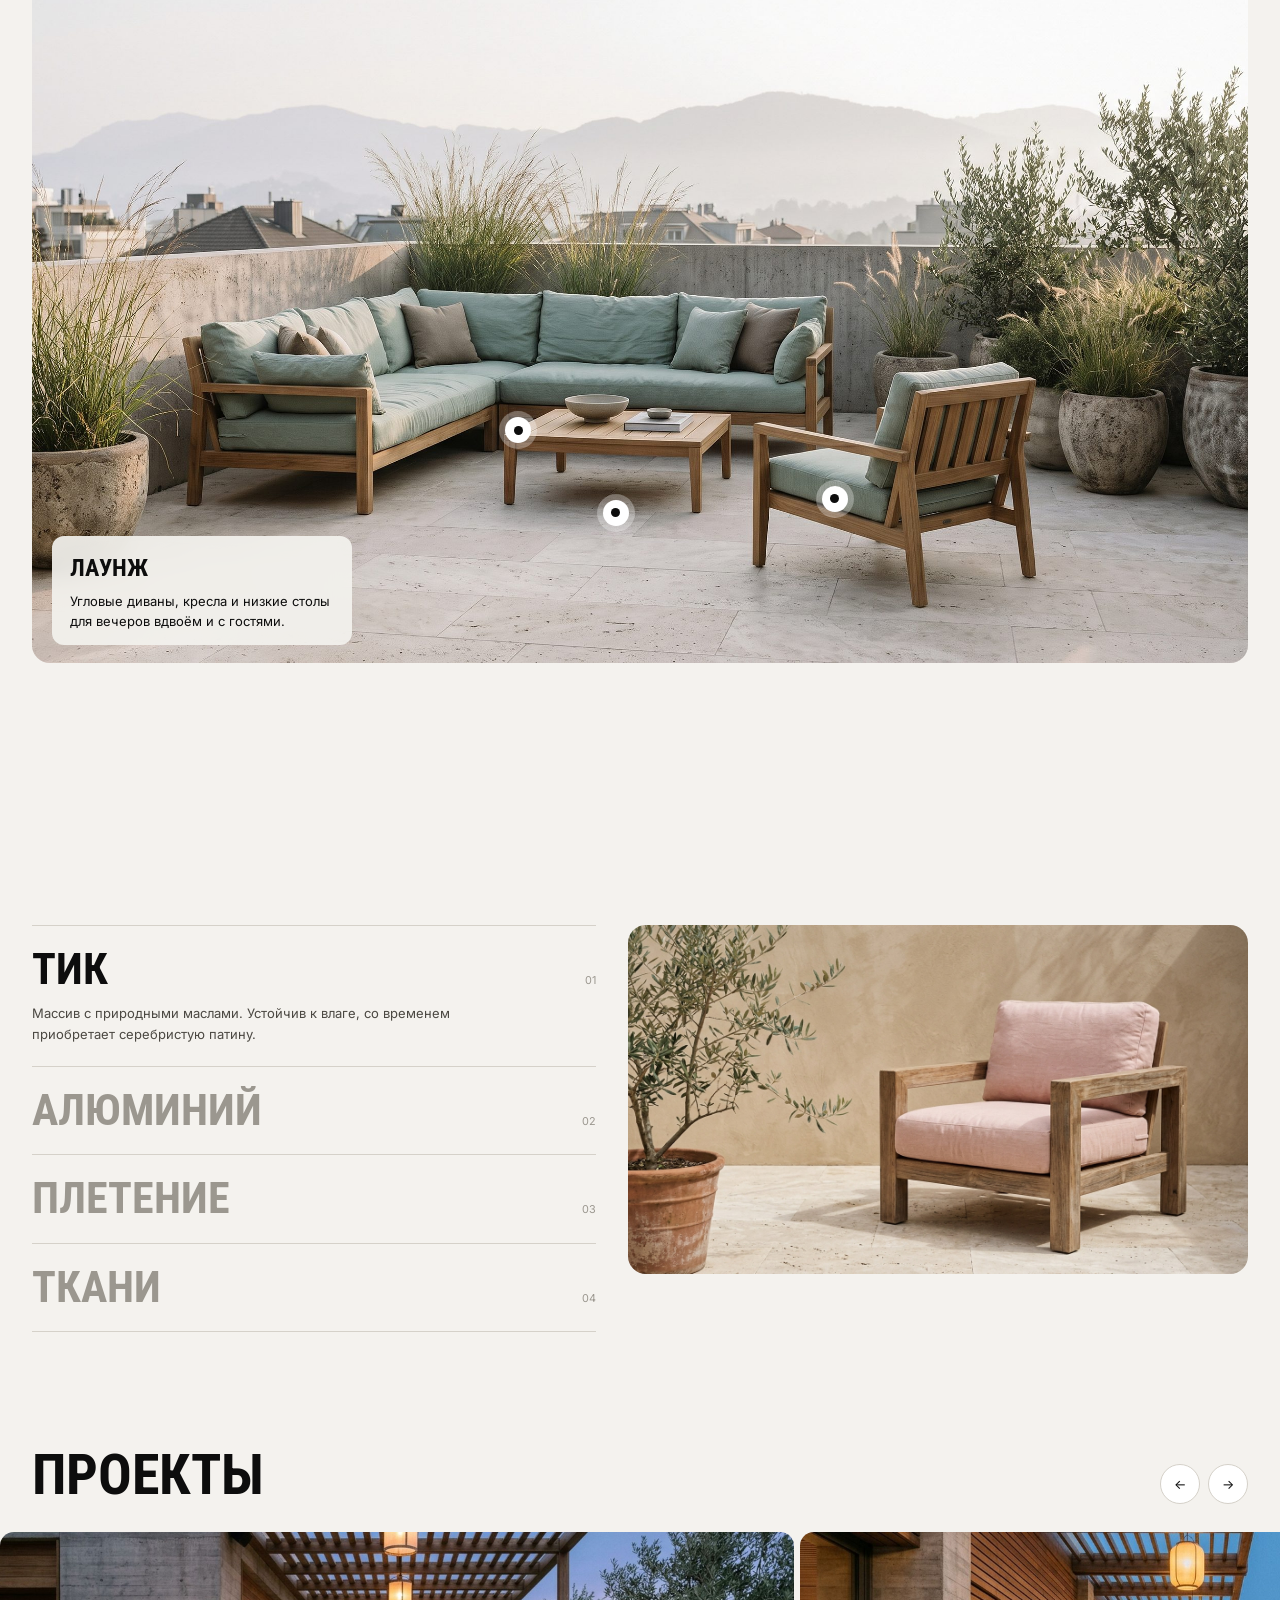
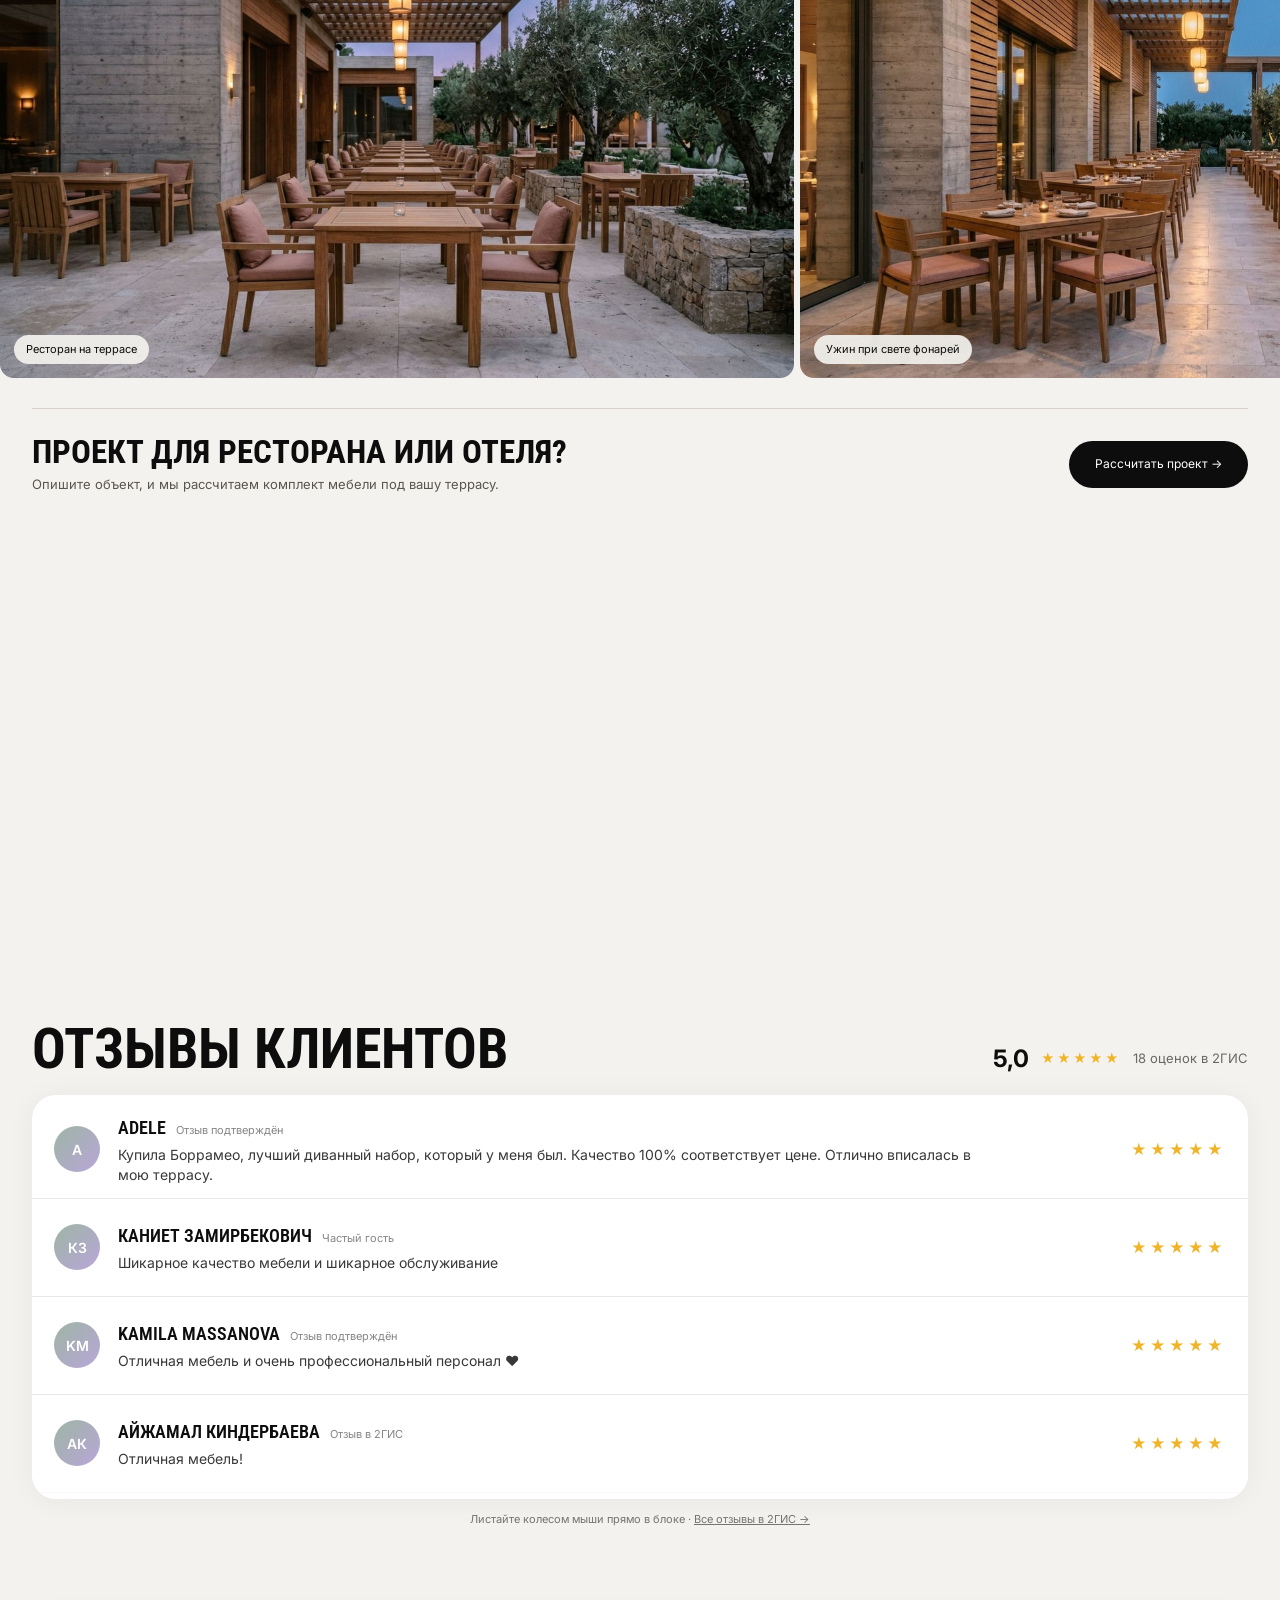
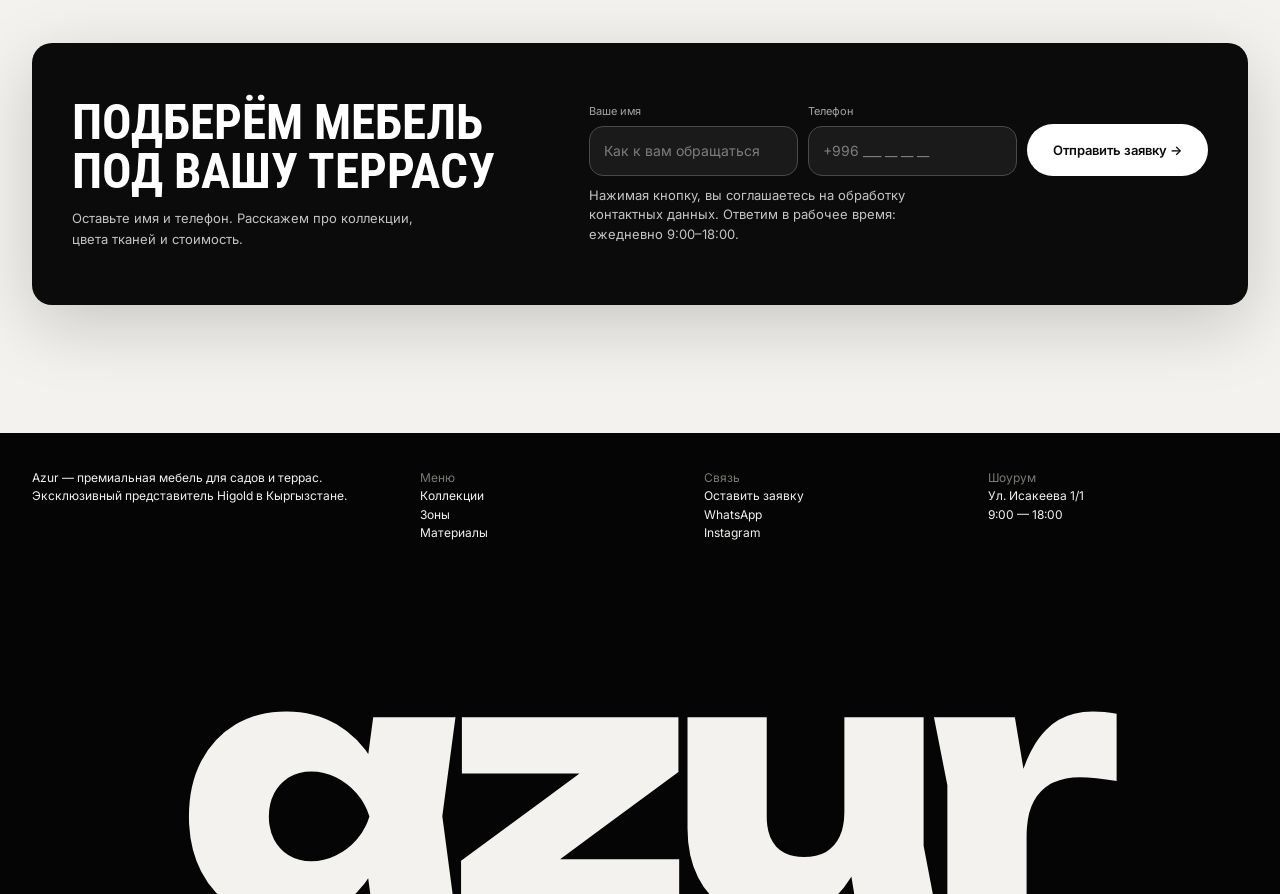
<file: variant-3.html>
<!doctype html>
<html lang="ru" data-v="3">
<head>
<meta charset="utf-8">
<meta name="viewport" content="width=device-width,initial-scale=1">
<title>azur — садовая мебель по настроению</title>
<link rel="preconnect" href="https://fonts.googleapis.com">
<link href="https://fonts.googleapis.com/css2?family=Inter:wght@300;400;500&family=Roboto+Condensed:wght@500;700&family=Unbounded:wght@800&display=swap" rel="stylesheet">
<style>
:root{--bg:#F4F2EE;--ink:#0d0d0d;--mut:#9b978f;--card:#E9E6E0;--mood:#F4F2EE;--pad:32px}
*{box-sizing:border-box;margin:0;padding:0}
html{scroll-behavior:smooth}
body{background:var(--bg);color:var(--ink);font-family:Inter,sans-serif;font-size:13px;line-height:1.55;-webkit-font-smoothing:antialiased;overflow-x:hidden}
a{color:inherit;text-decoration:none}button{font:inherit;color:inherit;background:none;border:0;cursor:pointer}img{display:block}ul{list-style:none}
.cond{font-family:"Roboto Condensed",sans-serif;font-weight:700;text-transform:uppercase;line-height:1}
.wm{font-family:Unbounded,sans-serif;font-weight:800;text-transform:lowercase;letter-spacing:-.06em;line-height:.72;white-space:nowrap}
/* header */
.hd{position:fixed;top:0;left:0;right:0;z-index:60;display:flex;align-items:center;justify-content:space-between;padding:16px var(--pad);color:#fff;transition:.4s}
.hd.s{background:rgba(244,242,238,.92);backdrop-filter:blur(14px);color:var(--ink);padding:12px var(--pad)}
.hd .l{justify-self:start;font-family:Unbounded;font-weight:800;font-size:22px;letter-spacing:-.06em}
.hd nav{display:flex;gap:30px;font-size:12px}
.hd nav a{opacity:.85;transition:.2s}.hd nav a:hover{opacity:.5}
.pill{display:inline-flex;gap:8px;align-items:center;padding:10px 18px;border-radius:99px;background:#fff;color:var(--ink);font-size:12px;transition:.3s}
.hd.s .pill{background:var(--ink);color:#fff}
.pill i{font-style:normal;background:var(--ink);color:#fff;border-radius:99px;min-width:18px;height:18px;display:grid;place-items:center;font-size:10px;padding:0 4px}
.hd.s .pill i{background:#fff;color:var(--ink)}
/* hero */
.hero{position:relative;height:100vh;min-height:620px;overflow:hidden;background:#222;color:#fff}
.hero .sl{position:absolute;inset:0;background-size:cover;background-position:center 62%;opacity:0;transition:opacity .8s}
.hero .sl.on{opacity:1}
.hero::after{content:"";position:absolute;inset:0;background:linear-gradient(180deg,rgba(0,0,0,.18),transparent 22%,transparent 55%,rgba(0,0,0,.4));pointer-events:none}
.hero .cp{position:absolute;left:var(--pad);bottom:calc(27vw*.62 + 3vw);z-index:3;max-width:720px}
.hero h1{font-size:clamp(34px,5.4vw,86px)}
.hero p{margin:14px 0 22px;font-size:14px;max-width:380px;opacity:.92}
.hero .ctl{position:absolute;right:var(--pad);bottom:calc(27vw*.62 + 3vw);z-index:3;display:flex;gap:8px;align-items:center}
.cir{width:40px;height:40px;border-radius:50%;background:rgba(255,255,255,.85);color:var(--ink);display:grid;place-items:center;transition:.25s}
.cir:hover{background:var(--ink);color:#fff}
.hero .ct{font-size:12px;margin-right:10px}
.hero .big{position:absolute;left:0;right:0;bottom:-.5vw;font-size:27vw;text-align:center;z-index:2;color:#F4F2EE;mix-blend-mode:normal;pointer-events:none;user-select:none}
/* sections */
.sec{padding:9vw var(--pad) 0}
.h2{font-size:clamp(30px,4.4vw,70px);max-width:1200px}
.sub{color:#5a564f;max-width:420px;margin-top:14px;font-size:13px}
/* moods */
.moods{background:var(--mood);transition:background .8s;margin-top:9vw;padding:7vw var(--pad) 7vw}
.moods .top{display:flex;justify-content:space-between;align-items:flex-end;gap:30px;flex-wrap:wrap;margin-bottom:34px}
.sw{display:flex;gap:10px;flex-wrap:wrap}
.sw button{display:flex;align-items:center;gap:10px;padding:9px 16px 9px 10px;border-radius:99px;background:rgba(255,255,255,.7);font-size:12px;transition:.25s;border:1px solid transparent}
.sw button i{width:20px;height:20px;border-radius:50%;background:var(--c);box-shadow:inset 0 0 0 1px rgba(0,0,0,.08)}
.sw button:hover{background:#fff}.sw button.on{background:#fff;border-color:var(--ink)}
.mg{display:grid;grid-template-columns:repeat(3,1fr);gap:14px}
.mc{cursor:pointer;animation:up .7s both}
@keyframes up{from{opacity:0;transform:translateY(18px)}to{opacity:1;transform:none}}
.mc .im{aspect-ratio:16/9;overflow:hidden;border-radius:14px;background:var(--card);position:relative}
.mc img{width:100%;height:100%;object-fit:cover;transition:transform 1.2s cubic-bezier(.2,.6,.2,1)}
.mc:hover img{transform:scale(1.06)}
.mc .tg{position:absolute;left:12px;top:12px;background:rgba(255,255,255,.9);padding:4px 10px;border-radius:99px;font-size:10px;display:flex;gap:6px;align-items:center}
.mc .tg i{width:9px;height:9px;border-radius:50%;background:var(--c)}
.mc .m{display:flex;justify-content:space-between;gap:10px;padding:12px 2px 0}
.mc b{font-family:"Roboto Condensed";font-size:22px;text-transform:uppercase;font-weight:700;line-height:1.1}
.mc span{color:#5a564f;font-size:12px}
.mc .pr{white-space:nowrap;color:var(--mut)}
/* zones */
.zt{display:flex;gap:6px;flex-wrap:wrap;margin:28px 0 20px}
.zt button{padding:10px 20px;border-radius:99px;border:1px solid #cfcac1;font-size:12px;transition:.25s}
.zt button.on,.zt button:hover{background:var(--ink);color:#fff;border-color:var(--ink)}
.zv{position:relative;border-radius:18px;overflow:hidden;aspect-ratio:16/9;background:var(--card)}
.zv img{position:absolute;inset:0;width:100%;height:100%;object-fit:cover;opacity:0;transition:opacity .9s}
.zv img.on{opacity:1}
.dot{position:absolute;width:26px;height:26px;border-radius:50%;background:#fff;display:grid;place-items:center;transform:translate(-50%,-50%);box-shadow:0 0 0 6px rgba(255,255,255,.3);z-index:3;cursor:pointer}
.dot::before{content:"";width:9px;height:9px;border-radius:50%;background:var(--ink)}
.dot em{position:absolute;bottom:36px;left:50%;transform:translateX(-50%) translateY(6px);background:#fff;padding:7px 12px;border-radius:8px;font-style:normal;font-size:12px;white-space:nowrap;opacity:0;pointer-events:none;transition:.25s;box-shadow:0 6px 24px rgba(0,0,0,.18)}
.dot:hover em{opacity:1;transform:translateX(-50%)}
.zc{position:absolute;left:20px;bottom:18px;z-index:3;background:rgba(244,242,238,.92);backdrop-filter:blur(10px);border-radius:12px;padding:14px 18px;max-width:300px}
.zc b{font-family:"Roboto Condensed";font-size:24px;text-transform:uppercase;display:block;margin-bottom:4px}
/* materials */
.mat{display:grid;grid-template-columns:1fr 1.1fr;gap:var(--pad);align-items:stretch;margin-top:34px}
.mat ul{border-top:1px solid #d5d1c9}
.mat li{border-bottom:1px solid #d5d1c9;padding:22px 0;cursor:pointer}
.mat li .t{display:flex;justify-content:space-between;align-items:baseline}
.mat li h3{font-family:"Roboto Condensed";font-size:clamp(28px,3.4vw,52px);text-transform:uppercase;line-height:1;color:var(--mut);transition:color .3s}
.mat li small{color:var(--mut)}
.mat li.on h3,.mat li:hover h3{color:var(--ink)}
.mat li p{max-height:0;overflow:hidden;transition:max-height .6s;max-width:420px;color:#4b4842;margin-top:0}
.mat li.on p{max-height:120px;margin-top:12px}
.mat .pic{position:relative;border-radius:18px;overflow:hidden;aspect-ratio:16/9;align-self:start}
.mat .pic img{position:absolute;inset:0;width:100%;height:100%;object-fit:cover;opacity:0;transition:opacity .8s}
.mat .pic img.on{opacity:1}
/* projects */
.pr-h{display:flex;justify-content:space-between;align-items:flex-end;gap:20px}
.prj{display:flex;gap:6px;overflow-x:auto;scroll-snap-type:x mandatory;scrollbar-width:none;margin:28px calc(var(--pad)*-1) 0;padding:0 var(--pad)}
.prj::-webkit-scrollbar{display:none}
.pj{flex:0 0 min(62vw,900px);scroll-snap-align:start;position:relative;aspect-ratio:16/9;overflow:hidden;border-radius:14px;cursor:pointer}
.pj img{width:100%;height:100%;object-fit:cover;transition:transform 1.3s cubic-bezier(.2,.6,.2,1)}
.pj:hover img{transform:scale(1.05)}
.pj span{position:absolute;left:14px;bottom:14px;background:rgba(244,242,238,.92);border-radius:99px;padding:6px 12px;font-size:11px}
/* visit + footer */
.visit{display:grid;grid-template-columns:1fr 1fr;gap:var(--pad)}
.visit dl{display:grid;grid-template-columns:90px 1fr;gap:8px 0;border-top:1px solid #d5d1c9;padding-top:14px;max-width:420px;margin-top:22px}
.visit dt{color:var(--mut)}
.pk h4{font-weight:400;color:var(--mut);font-size:11px;margin-bottom:8px}
.pk .r{display:flex;gap:6px;flex-wrap:wrap;margin-bottom:20px}
.pk .r button{padding:9px 15px;border:1px solid #cfcac1;border-radius:99px;font-size:12px;transition:.2s}
.pk .r button.on{background:var(--ink);color:#fff;border-color:var(--ink)}
.cta{display:inline-flex;gap:10px;background:var(--ink);color:#fff;padding:14px 26px;border-radius:99px;font-size:12px;transition:.3s}
.cta:hover{background:#444}
footer{background:#050505;color:#f4f2ee;margin-top:10vw;padding:36px var(--pad) 0;overflow:hidden}
footer .g{display:grid;grid-template-columns:1.4fr 1fr 1fr 1fr;gap:24px;font-size:12px}
footer b{display:block;font-weight:400;color:#7d7a74}footer a{display:block}footer a:hover{opacity:.55}
footer .wm{font-size:27vw;text-align:center;margin-top:8vw;transform:translateY(7%)}
/* overlay */
.ov{position:fixed;inset:0;background:rgba(10,10,10,.55);z-index:90;display:none;align-items:center;justify-content:center;padding:20px}
.ov.on{display:flex}
.md{background:var(--bg);border-radius:18px;max-width:760px;width:100%;max-height:92vh;overflow:auto;display:grid;grid-template-columns:1fr;position:relative}
.md .im img{width:100%;aspect-ratio:16/9;object-fit:cover;min-height:0}
.md .tx{padding:38px 34px;display:flex;flex-direction:column;justify-content:space-between;gap:24px}
.md h3{font-size:clamp(30px,3.4vw,48px);margin:8px 0 12px}
.md table{width:100%;border-collapse:collapse;margin:18px 0}.md td{padding:9px 0;border-top:1px solid #d5d1c9}.md td:first-child{color:var(--mut);width:110px}
.md .x{position:absolute;right:14px;top:12px;width:34px;height:34px;border-radius:50%;background:var(--bg);z-index:2}
.it{display:grid;grid-template-columns:64px 1fr 24px;gap:12px;align-items:center;padding:10px 0;border-top:1px solid #d5d1c9}
.it img{width:64px;height:64px;object-fit:cover;border-radius:8px}
.toast{position:fixed;left:50%;bottom:30px;transform:translate(-50%,20px);background:var(--ink);color:#fff;padding:11px 20px;border-radius:99px;z-index:120;opacity:0;pointer-events:none;transition:.4s;font-size:12px}
.toast.on{opacity:1;transform:translate(-50%,0)}
.fade{opacity:0;transform:translateY(24px);transition:1s cubic-bezier(.2,.6,.2,1)}.fade.in{opacity:1;transform:none}
@media(max-width:900px){:root{--pad:16px}.hd nav{display:none}.mg{grid-template-columns:repeat(2,1fr)}.mat,.visit,.md,footer .g{grid-template-columns:1fr}.mat .pic{min-height:300px}.hero .cp{bottom:calc(27vw*.62 + 14vw)}.hero .ctl{display:none}.pj{flex-basis:86vw}.md .im img{min-height:260px}.zv{aspect-ratio:4/3}}

.hd-r{display:flex;gap:8px;align-items:center}
.pill.ld{background:transparent;color:inherit;border:1px solid currentColor}
.hd.s .pill.ld{background:transparent;color:var(--ink);border-color:var(--ink)}
.hero .pill.ld{color:#fff;margin-left:6px}.hero .pill.ld:hover{background:#fff;color:var(--ink)}
.b2b{margin-top:30px;display:flex;justify-content:space-between;align-items:center;gap:24px;flex-wrap:wrap;border-top:1px solid #d5d1c9;padding-top:26px}
.b2b h3{font-size:clamp(24px,2.6vw,40px)}.b2b p{color:#5a564f;margin-top:6px}
.lm-block{margin:0 0 0}
#lead{padding-left:var(--pad);padding-right:var(--pad)}
@media(max-width:900px){.hd-r .ld{display:none}}

.hd,.hd.s{display:block;width:auto;position:fixed;top:0;left:0;right:0;background:none;backdrop-filter:none;-webkit-backdrop-filter:none;box-shadow:none;color:#0d0d0d;padding:14px 16px 0;z-index:60}
.hd .cap3{width:100%;max-width:none;margin:0;display:grid;grid-template-columns:1fr auto 1fr;align-items:center;padding:12px 26px;border-radius:99px;background:rgba(255,255,255,.66);backdrop-filter:blur(30px) saturate(1.6) brightness(1.2);-webkit-backdrop-filter:blur(30px) saturate(1.6) brightness(1.2);box-shadow:0 8px 36px rgba(0,0,0,.14);border:1px solid rgba(255,255,255,.55)}
.hd .l{font-family:Unbounded,sans-serif;font-weight:800;font-size:22px;letter-spacing:-.06em;text-shadow:none;color:#0d0d0d}
.hd nav{justify-self:center;display:flex;gap:34px;font:700 15px "Roboto Condensed";text-transform:uppercase;letter-spacing:.03em}
.hd nav a{position:relative;opacity:1;color:#0d0d0d;text-shadow:none}
.hd nav a::after{content:"";position:absolute;left:0;right:0;bottom:-3px;height:1.5px;background:#0d0d0d;transform:scaleX(0);transform-origin:left;transition:.3s}.hd nav a:hover::after{transform:scaleX(1)}
.hd .hd-r{justify-self:end;display:flex;justify-content:flex-end;gap:16px;align-items:center}
.dots3{display:flex;gap:5px}.dots3 i{width:11px;height:11px;border-radius:50%;display:block}
.cta3{background:#0d0d0d;color:#fff;border-radius:99px;padding:11px 22px;font-size:12px;font-weight:500;white-space:nowrap;border:0;cursor:pointer;transition:.3s}.cta3:hover{background:#444}
@media(max-width:1000px){.hd nav,.dots3{display:none}.hd .cap3{grid-template-columns:1fr auto}}

.rv{padding:8vw var(--pad) 0}
.rv-h{display:flex;justify-content:space-between;align-items:flex-end;gap:20px;flex-wrap:wrap;margin-bottom:28px}
.rv-h h2{font:700 clamp(32px,4.4vw,70px)/1 "Roboto Condensed";text-transform:uppercase}.rv-h p{color:#5a564f;margin-top:10px}
.rv-sc{display:flex;align-items:center;gap:14px;background:#fff;border-radius:99px;padding:11px 22px;font-size:12px;box-shadow:0 2px 24px rgba(0,0,0,.06);transition:.25s}.rv-sc:hover{box-shadow:0 6px 30px rgba(0,0,0,.12)}
.rv-sc b{font:700 24px "Roboto Condensed"}.rv-st{color:#e0a800;letter-spacing:2px}.rv-sc em{font-style:normal;color:#5a564f}.rv-sc i{font-style:normal;font-weight:500}
.rv-g{display:grid;grid-template-columns:repeat(3,1fr);gap:14px}
.rv-c{background:#fff;border-radius:20px;padding:28px;display:flex;flex-direction:column;justify-content:space-between;gap:28px;min-height:200px;box-shadow:0 2px 24px rgba(0,0,0,.05)}
.rv-t{font:700 clamp(20px,1.8vw,26px)/1.15 "Roboto Condensed";text-transform:uppercase}
.rv-f{display:flex;gap:12px;align-items:center;font-size:12px}.rv-a{width:38px;height:38px;border-radius:50%;background:linear-gradient(135deg,#9DB5A3,#B9A6D9);color:#fff;display:grid;place-items:center;font-size:12px;font-weight:600}.rv-f b{display:block;font-weight:500}.rv-f small{color:#9b978f}
@media(max-width:900px){.rv-g{grid-template-columns:1fr}}

.rv2{padding:8vw var(--pad) 0}
.rv2-in{display:grid;grid-template-columns:320px 1fr;gap:14px}
.rv2-s{background:linear-gradient(160deg,#9DB5A3 0%,#B9A6D9 55%,#E6B7A6 100%);color:#fff;border-radius:28px;padding:34px 30px;display:flex;flex-direction:column;justify-content:space-between;min-height:440px}
.rv2-s small{font-size:11px;letter-spacing:.14em;text-transform:uppercase;opacity:.9}
.rv2-n{font:700 clamp(100px,11vw,170px)/.85 "Roboto Condensed";letter-spacing:-.02em}
.rv2-st{letter-spacing:4px;font-size:18px;margin-top:-18px}.rv2-s p{font-size:13px;margin-top:-18px;opacity:.95}
.rv2-s a{align-self:flex-start;background:#fff;color:#0d0d0d;border-radius:99px;padding:12px 22px;font-size:12px;font-weight:500;transition:.25s}.rv2-s a:hover{background:#0d0d0d;color:#fff}
.rv2-m{background:#fff;border-radius:28px;padding:34px 38px;box-shadow:0 2px 28px rgba(0,0,0,.05);display:flex;flex-direction:column}
.rv2-m h2{font:700 clamp(30px,3.6vw,56px)/1 "Roboto Condensed";text-transform:uppercase;margin-bottom:22px}
.rv2-big{flex:1;display:flex;flex-direction:column;justify-content:space-between;gap:24px;transition:opacity .22s,transform .22s}.rv2-big.sw{opacity:0;transform:translateY(8px)}
.rv2-q{font:700 110px/.5 "Roboto Condensed";height:46px;background:linear-gradient(135deg,#9DB5A3,#B9A6D9);-webkit-background-clip:text;background-clip:text;color:transparent}
.rv2-big p{font:700 clamp(24px,2.8vw,42px)/1.1 "Roboto Condensed";text-transform:uppercase;max-width:860px}
.rv2-big footer{display:flex;gap:14px;align-items:center}.rv2-big footer i{width:44px;height:44px;border-radius:50%;background:linear-gradient(135deg,#9DB5A3,#B9A6D9);color:#fff;display:grid;place-items:center;font-style:normal;font-size:13px;font-weight:600}
.rv2-big b{display:block;font-size:14px;font-weight:500}.rv2-big small{color:#9b978f;font-size:12px}
.rv2-r{display:grid;grid-template-columns:repeat(4,1fr);gap:10px;margin-top:26px}
.rv2-c{background:#F4F2EE;border:1px solid transparent;border-radius:18px;padding:16px;text-align:left;display:flex;flex-direction:column;justify-content:space-between;gap:14px;min-height:112px;cursor:pointer;font:inherit;color:inherit;transition:.25s}
.rv2-c span{font-size:12.5px;line-height:1.45;display:-webkit-box;-webkit-line-clamp:3;-webkit-box-orient:vertical;overflow:hidden}.rv2-c em{font-style:normal;font-size:11px;color:#9b978f}
.rv2-c:hover,.rv2-c.on{border-color:#0d0d0d;background:#fff}
@media(max-width:1000px){.rv2-in{grid-template-columns:1fr}.rv2-s{min-height:0}.rv2-r{grid-template-columns:repeat(2,1fr)}.rv2-m{padding:24px 20px}}

.rv3{padding:9vw 0 0}
.rv3-top{display:flex;justify-content:space-between;align-items:flex-end;gap:20px;flex-wrap:wrap;margin-bottom:26px}
.rv3-sc{display:flex;align-items:center;gap:12px;font-size:13px}.rv3-sc b{font-size:24px}.rv3-sc span{color:#f0b429;letter-spacing:2px}.rv3-sc em{font-style:normal;opacity:.65}
.rv3-sl{transition:opacity .18s,transform .18s}.rv3-sl.o{opacity:0;transform:translateY(8px)}
.rv3-h{display:grid;grid-template-columns:auto 1fr auto;gap:22px;align-items:center}
.rv3-av{width:76px;height:76px;border-radius:50%;display:grid;place-items:center;font-weight:600;font-size:22px}
.rv3-m small{display:block;font-size:12px;letter-spacing:.08em;opacity:.55;margin-bottom:6px}.rv3-m small i{font-style:normal;margin:0 8px}
.rv3-m b{font-weight:500;font-size:30px;line-height:1.1}
.rv3-st{color:#f0b429;font-size:30px;letter-spacing:4px;white-space:nowrap}
.rv3-b{display:grid;grid-template-columns:76px 1fr;gap:22px;margin-top:30px}
.rv3-q{font:700 90px/.9 Georgia,serif;opacity:.2}
.rv3-b p{font-size:clamp(18px,1.7vw,24px);line-height:1.65;max-width:980px;opacity:.85}
.rv3-btn{display:inline-block;margin:26px 0 0 98px;border:1px solid currentColor;padding:15px 30px;font-size:13px;letter-spacing:.1em;text-transform:uppercase;opacity:.7;transition:.25s}.rv3-btn:hover{opacity:1;background:#111;color:#fff;border-color:#111}
.rv3-nav{display:flex;justify-content:space-between;align-items:center;margin-top:34px;padding-top:20px;border-top:1px solid rgba(0,0,0,.12)}
.rv3-dots{display:flex;gap:8px}.rv3-dots button{width:9px;height:9px;border-radius:50%;background:rgba(0,0,0,.2);transition:.25s;border:0;cursor:pointer;padding:0}.rv3-dots button.on{background:#111;width:26px;border-radius:99px}
.rv3-ar{display:flex;align-items:center;gap:12px;font-size:12px}.rv3-ar button{width:40px;height:40px;border-radius:50%;border:1px solid rgba(0,0,0,.25);background:none;cursor:pointer;font-size:15px;transition:.25s}.rv3-ar button:hover{background:#111;color:#fff;border-color:#111}
.rv3-hint{font-size:11px;opacity:.5;margin-top:12px;text-align:center}
@media(max-width:800px){.rv3-h{grid-template-columns:auto 1fr}.rv3-st{grid-column:1/3;font-size:22px}.rv3-m b{font-size:22px}.rv3-av{width:56px;height:56px;font-size:17px}.rv3-b{grid-template-columns:1fr}.rv3-q{display:none}.rv3-btn{margin-left:0}}
.rv3{padding:8vw var(--pad) 0}.rv3-top h2{font:700 clamp(32px,4.4vw,70px)/1 "Roboto Condensed";text-transform:uppercase}.rv3-box{background:#fff;border-radius:28px;padding:44px 52px 28px;box-shadow:0 2px 28px rgba(0,0,0,.05)}.rv3-av{background:linear-gradient(135deg,#9DB5A3,#B9A6D9);color:#fff}.rv3-m b{font-family:"Roboto Condensed";text-transform:uppercase;font-weight:700;font-size:36px}.rv3-btn{border-radius:99px}

.rv4{--rh:98px;padding:9vw 0 0}
.rv4-top{display:flex;justify-content:space-between;align-items:flex-end;gap:20px;flex-wrap:wrap;margin-bottom:18px}
.rv4-sc{display:flex;align-items:center;gap:12px;font-size:13px}.rv4-sc b{font-size:24px}.rv4-sc span{color:#f0b429;letter-spacing:2px}.rv4-sc em{font-style:normal;opacity:.6}
.rv4-box{position:relative}
.rv4-l{height:calc(var(--rh)*4);overflow-y:auto;scroll-snap-type:y mandatory;scrollbar-width:thin;scrollbar-color:rgba(0,0,0,.25) transparent}
.rv4-l::-webkit-scrollbar{width:5px}.rv4-l::-webkit-scrollbar-thumb{background:rgba(0,0,0,.25);border-radius:9px}
.rv4-r{height:var(--rh);scroll-snap-align:start;display:grid;grid-template-columns:auto 1fr auto;gap:18px;align-items:center;padding:0 22px;border-bottom:1px solid rgba(0,0,0,.09);color:inherit;text-decoration:none;transition:background .2s}
.rv4-r:hover{background:rgba(0,0,0,.035)}
.rv4-av{width:46px;height:46px;border-radius:50%;display:grid;place-items:center;font-size:14px;font-weight:600}
.rv4-n{display:flex;gap:10px;align-items:baseline;margin-bottom:3px}.rv4-n b{font-size:15px;font-weight:600}.rv4-n small{font-size:11px;opacity:.5}
.rv4-t p{font-size:14px;line-height:1.45;opacity:.82;display:-webkit-box;-webkit-line-clamp:2;-webkit-box-orient:vertical;overflow:hidden;max-width:880px}
.rv4-st{color:#f0b429;font-size:15px;letter-spacing:3px;white-space:nowrap}
.rv4-fade{position:absolute;left:0;right:0;bottom:0;height:34px;pointer-events:none}
.rv4-h{font-size:11px;opacity:.55;margin-top:12px;text-align:center}.rv4-h a{text-decoration:underline}
@media(max-width:800px){.rv4{--rh:116px}.rv4-r{grid-template-columns:auto 1fr;padding:0 12px}.rv4-st{display:none}}
.rv4{padding:8vw var(--pad) 0}.rv4-top h2{font:700 clamp(32px,4.4vw,70px)/1 "Roboto Condensed";text-transform:uppercase}.rv4-box{background:#fff;border-radius:24px;overflow:hidden;padding:6px 0;box-shadow:0 2px 28px rgba(0,0,0,.05)}.rv4-av{background:linear-gradient(135deg,#9DB5A3,#B9A6D9);color:#fff}.rv4-n b{font-family:"Roboto Condensed";text-transform:uppercase;font-size:18px}.rv4-fade{background:linear-gradient(transparent,#fff)}
</style>
<link rel="stylesheet" href="lead.css">
</head>
<body>

<header class="hd" id="hd"><div class="cap3"><a class="l" href="variant-3.html">azur</a>
  <nav><a href="variant-3-catalog.html">Коллекции</a><a href="#zones">Зоны</a><a href="#mat">Материалы</a><a href="#proj">Проекты</a><a href="#visit">Шоурум</a></nav>
  <div class="hd-r"><span class="socl"><a href="https://www.instagram.com/azur.outdoor.kg/" target="_blank" rel="noopener" aria-label="Instagram"><svg viewBox="0 0 24 24" fill="none" stroke="currentColor" stroke-width="1.8"><rect x="3.500" y="3.500" width="17" height="17" rx="5"/><circle cx="12" cy="12" r="4"/><circle cx="17.200" cy="6.800" r=".8" fill="currentColor"/></svg></a><a href="https://wa.me/996553387878" target="_blank" rel="noopener" aria-label="WhatsApp"><svg viewBox="0 0 24 24" fill="currentColor"><path d="M12 2a10 10 0 00-8.6 15.1L2 22l4.9-1.3A10 10 0 1012 2zm0 18.2c-1.5 0-3-.4-4.2-1.200l-.3-.2-3 .8.8-2.900-.2-.3A8.200 8.200 0 1112 20.200zm4.500-6.100c-.2-.1-1.500-.7-1.700-.8-.2-.1-.4-.1-.6.100l-.8 1c-.1.200-.3.200-.5.100-1.500-.7-2.400-1.300-3.400-2.900-.3-.4.300-.4.800-1.300.1-.2 0-.3 0-.5l-.8-1.800c-.2-.5-.4-.4-.6-.4h-.5c-.2 0-.5.100-.7.300-.7.700-1 1.500-1 2.300.1 1 .5 2 1.200 2.800 1.300 1.700 2.900 2.900 4.900 3.600 1.800.6 2.500.5 3.300.4.600-.1 1.500-.6 1.700-1.300.2-.6.2-1.100.1-1.200l-.5-.2z"/></svg></a></span><button class="cta3" data-lead="general" data-source="header">Оставить заявку</button></div></div></header>

<section class="hero" id="top">
  <div class="cp"><h1 class="cond" id="h1"></h1><p id="hp"></p><a class="pill" href="variant-3-catalog.html">Смотреть коллекции →</a> <button class="pill ld ghost" data-lead="general" data-source="hero">Оставить заявку</button></div>
  <div class="ctl"><span class="ct" id="ct"></span><button class="cir" id="pv">←</button><button class="cir" id="nx">→</button></div>
  <div class="big wm">azur</div>
</section>

<section class="moods" id="moods">
  <div class="top"><div><h2 class="h2 cond">Выберите настроение</h2><p class="sub">Тик, лён и мягкие пастельные оттенки. Нажмите на цвет — покажем мебель и террасы в этой гамме.</p></div><div class="sw" id="sw"></div></div>
  <div class="mg" id="mg"></div>
</section>

<section class="sec" id="zones">
  <h2 class="h2 cond fade">Три способа<br>прожить террасу</h2>
  <div class="zt" id="zt"></div>
  <div class="zv" id="zv"></div>
</section>

<section class="sec" id="mat">
  <h2 class="h2 cond fade">Материалы, которые<br>остаются красивыми</h2>
  <div class="mat"><ul id="ml"></ul><div class="pic" id="mp"></div></div>
</section>

<section class="sec" id="proj">
  <div class="pr-h"><h2 class="h2 cond fade">Проекты</h2><div style="display:flex;gap:8px"><button class="cir" id="pl" style="background:#fff;border:1px solid #d5d1c9">←</button><button class="cir" id="pr" style="background:#fff;border:1px solid #d5d1c9">→</button></div></div>
  <div class="prj" id="prj"></div>
  <div class="b2b fade"><div><h3 class="cond">Проект для ресторана или отеля?</h3><p>Опишите объект, и мы рассчитаем комплект мебели под вашу террасу.</p></div><button class="cta" data-lead="b2b" data-source="projects">Рассчитать проект →</button></div>
</section>

<section class="sec" id="visit">
  <div class="visit">
    <div class="fade"><h2 class="h2 cond">Приезжайте<br>в шоурум</h2><p class="sub">Потрогайте тик, оцените ткани и подберите композицию под вашу террасу вместе с нами.</p>
      <dl><dt>Адрес</dt><dd>Ул. Исакеева 1/1, Бишкек</dd><dt>Часы</dt><dd>Ежедневно, 9:00 — 18:00</dd><dt>WhatsApp</dt><dd>+996 553 387 878</dd><dt>Бренд</dt><dd>Эксклюзивный представитель Higold</dd></dl></div>
    <div class="pk fade"><h4>День</h4><div class="r" id="dd"></div><h4>Время</h4><div class="r" id="tt"></div><a class="cta" id="bgo" target="_blank">Записаться в WhatsApp →</a> <button class="cta" data-lead="showroom" data-source="visit" style="background:#fff;color:var(--ink);border:1px solid #cfcac1;margin-left:6px">Через форму</button><p id="sel" style="margin-top:12px"></p></div>
  </div>
</section>

<section class="rv4" id="reviews"><div class="rv4-top"><h2>Отзывы клиентов</h2><a class="rv4-sc" href="https://2gis.kg/bishkek/firm/70000001087686375/tab/reviews" target="_blank" rel="noopener"><b>5,0</b><span>★★★★★</span><em>18 оценок в 2ГИС</em></a></div>
<div class="rv4-box"><div class="rv4-l"><a class="rv4-r" href="https://2gis.kg/bishkek/firm/70000001087686375/tab/reviews" target="_blank" rel="noopener"><span class="rv4-av">A</span><div class="rv4-t"><div class="rv4-n"><b>Adele</b><small>Отзыв подтверждён</small></div><p>Купила Боррамео, лучший диванный набор, который у меня был. Качество 100% соответствует цене. Отлично вписалась в мою террасу.</p></div><span class="rv4-st">★★★★★</span></a><a class="rv4-r" href="https://2gis.kg/bishkek/firm/70000001087686375/tab/reviews" target="_blank" rel="noopener"><span class="rv4-av">КЗ</span><div class="rv4-t"><div class="rv4-n"><b>Каниет Замирбекович</b><small>Частый гость</small></div><p>Шикарное качество мебели и шикарное обслуживание</p></div><span class="rv4-st">★★★★★</span></a><a class="rv4-r" href="https://2gis.kg/bishkek/firm/70000001087686375/tab/reviews" target="_blank" rel="noopener"><span class="rv4-av">KM</span><div class="rv4-t"><div class="rv4-n"><b>Kamila Massanova</b><small>Отзыв подтверждён</small></div><p>Отличная мебель и очень профессиональный персонал ❤️</p></div><span class="rv4-st">★★★★★</span></a><a class="rv4-r" href="https://2gis.kg/bishkek/firm/70000001087686375/tab/reviews" target="_blank" rel="noopener"><span class="rv4-av">АК</span><div class="rv4-t"><div class="rv4-n"><b>Айжамал Киндербаева</b><small>Отзыв в 2ГИС</small></div><p>Отличная мебель!</p></div><span class="rv4-st">★★★★★</span></a><a class="rv4-r" href="https://2gis.kg/bishkek/firm/70000001087686375/tab/reviews" target="_blank" rel="noopener"><span class="rv4-av">АК</span><div class="rv4-t"><div class="rv4-n"><b>А. К.</b><small>Отзыв в 2ГИС</small></div><p>Шикарная мебель шикарного качества 😍🔥🔥🔥</p></div><span class="rv4-st">★★★★★</span></a></div><div class="rv4-fade"></div></div>
<p class="rv4-h">Листайте колесом мыши прямо в блоке · <a href="https://2gis.kg/bishkek/firm/70000001087686375/tab/reviews" target="_blank" rel="noopener">Все отзывы в 2ГИС →</a></p></section>
<section class="sec" id="lead"><div class="lm-block"><div><h2>Подберём мебель<br>под вашу террасу</h2><p>Оставьте имя и телефон. Расскажем про коллекции, цвета тканей и стоимость.</p></div><div data-lead-inline="general" data-source="home-block"></div></div></section>

<footer>
  <div class="g"><div>Azur — премиальная мебель для садов и террас. Эксклюзивный представитель Higold в Кыргызстане.</div>
    <div><b>Меню</b><a href="variant-3-catalog.html">Коллекции</a><a href="#zones">Зоны</a><a href="#mat">Материалы</a></div>
    <div><b>Связь</b><a href="#" data-lead="general" data-source="footer">Оставить заявку</a><a href="https://wa.me/996553387878" target="_blank">WhatsApp</a><a href="https://www.instagram.com/azur.outdoor.kg/" target="_blank">Instagram</a></div>
    <div><b>Шоурум</b>Ул. Исакеева 1/1<br>9:00 — 18:00</div></div>
  <div class="wm">azur</div>
</footer>

<div class="ov" id="ov"><div class="md" id="md"></div></div>
<div class="toast" id="toast"></div>

<span id="fab" hidden><b id="fc">0</b></span>
<script>
const $=(s,r=document)=>r.querySelector(s),$$=(s,r=document)=>[...r.querySelectorAll(s)];
const WA='https://wa.me/996553387878?text=',enc=encodeURIComponent;
const toast=m=>{const t=$('#toast');t.textContent=m;t.classList.add('on');clearTimeout(toast.t);toast.t=setTimeout(()=>t.classList.remove('on'),2000)};
const io=new IntersectionObserver(es=>es.forEach(e=>e.isIntersecting&&e.target.classList.add('in')),{threshold:.1});
$$('.fade').forEach(e=>io.observe(e));
addEventListener('scroll',()=>$('#hd').classList.toggle('s',scrollY>innerHeight*.7),{passive:true});
/* hero */
const HS=[['f17','Вечер в сосновом саду','Тиковый дэйбед под перголой'],['f03','Ужин с видом на море','Обеденные группы из тика'],['f19','Город у ваших ног','Диваны шалфейного цвета на крыше'],['f23','Двор, где тихо','Лаунж-кресла в сиреневых тонах']];
let hi=0,ht;
$('#top').insertAdjacentHTML('afterbegin',HS.map((h,i)=>`<div class="sl ${i?'':'on'}" style="background-image:url('${h[0]}_h.jpg')"></div>`).join(''));
function hs(i){hi=(i+HS.length)%HS.length;$$('.hero .sl').forEach((s,j)=>s.classList.toggle('on',j===hi));$('#h1').innerHTML=HS[hi][1].replace(/ /,' ').replace(/(.{14,}?) /,'$1<br>');$('#hp').textContent=HS[hi][2];$('#ct').textContent='0'+(hi+1)+' / 0'+HS.length;clearInterval(ht);ht=setInterval(()=>hs(hi+1),2000)}
$('#pv').onclick=()=>hs(hi-1);$('#nx').onclick=()=>hs(hi+1);hs(0);
/* moods */
const M=[['all','Все','#F4F2EE','#cfcac1'],['sage','Шалфей','#F4F2EE','#9DB5A3'],['blush','Пудра','#F4F2EE','#E6B7A6'],['lav','Лаванда','#F4F2EE','#B9A6D9'],['butter','Масло','#F4F2EE','#EBD58A'],['sky','Небо','#F4F2EE','#A9BFD3']];
const P=[
 {n:'Vasca',v:'Угловой диван',m:'sage',i:'f05',pos:'50% 55%',d:'Угловой диван на тиковом каркасе с низким столом, подушки шалфейного цвета.',mat:'Тик · Лён'},
 {n:'Exee',v:'Трёхместный диван',m:'sage',i:'f14',pos:'45% 55%',d:'Трёхместный диван с массивными тиковыми подлокотниками.',mat:'Тик · Лён'},
 {n:'Visconti',v:'Лаунж-группа',m:'sage',i:'f20',pos:'40% 55%',d:'Угловой диван и стол из тика для террасы на крыше.',mat:'Тик · Лён'},
 {n:'Borromeo',v:'Лаунж-кресло',m:'blush',i:'f15',pos:'68% 50%',d:'Глубокая посадка и тёплое дерево в деталях.',mat:'Тик · Лён'},
 {n:'Terrace',v:'Столы и стулья',m:'blush',i:'f21',pos:'45% 55%',d:'Обеденные столы и стулья с розово-персиковыми подушками для ресторана или отеля.',mat:'Тик · Лён'},
 {n:'Cocoon',v:'Подвесное кресло',m:'lav',i:'f07',pos:'36% 50%',d:'Подвесное плетёное кресло для чтения и тишины.',mat:'Плетение · Лён'},
 {n:'Courtyard',v:'Лаунж-кресла',m:'lav',i:'f23',pos:'30% 60%',d:'Два лаунж-кресла и приставной стол для двора.',mat:'Тик · Лён'},
 {n:'Heck',v:'Шезлонг',m:'butter',i:'f10',pos:'38% 55%',d:'Шезлонг с регулируемой спинкой для отдыха у бассейна.',mat:'Тик · Лён'},
 {n:'Heck II',v:'Шезлонг на раме',m:'butter',i:'f09',pos:'50% 55%',d:'Шезлонг на тиковой раме с мягким матрасом.',mat:'Тик · Лён'},
 {n:'Veranda',v:'Угловой диван',m:'butter',i:'f25',pos:'50% 60%',d:'Угловой диван кремово-жёлтого цвета для крытой веранды.',mat:'Тик · Лён'},
 {n:'Nofi 2.0',v:'Обеденная группа',m:'sky',i:'f12',pos:'50% 55%',d:'Обеденный стол и стулья с серо-голубыми подушками.',mat:'Тик · Лён'},
 {n:'Daybed',v:'Дэйбед',m:'sky',i:'f18',pos:'50% 60%',d:'Дэйбед из тика под перголой для долгих вечеров.',mat:'Тик · Лён'},
 {n:'Pool',v:'Шезлонги',m:'sky',i:'f01',pos:'35% 60%',d:'Шезлонги с голубыми подушками у бассейна.',mat:'Тик · Лён'}
];
const PID=n=>{n=n.toLowerCase();return n.includes('vasca')?'vasca':n.includes('exee')?'exee':n.includes('borromeo')?'borromeo':n.includes('cocoon')?'cocoon':n.includes('nofi')?'nofi':n.includes('heck ii')?'heck2':n.includes('heck')?'heck':n.includes('daybed')?'daybed':n.includes('visconti')?'visconti':'vasca'};
let mood='all',cart=[];
$('#sw').innerHTML=M.map(m=>`<button data-k="${m[0]}" class="${m[0]==='all'?'on':''}" style="--c:${m[3]}"><i></i>${m[1]}</button>`).join('');
$$('#sw button').forEach(b=>b.onclick=()=>{mood=b.dataset.k;$$('#sw button').forEach(x=>x.classList.toggle('on',x===b));const m=M.find(x=>x[0]===mood);$('#moods').style.setProperty('--mood',m[2]);drawM()});
function drawM(){const L=P.map((p,k)=>({...p,k})).filter(p=>mood==='all'||p.m===mood);
 $('#mg').innerHTML=L.map((p,j)=>{const m=M.find(x=>x[0]===p.m);return `<div class="mc" data-k="${p.k}" style="animation-delay:${j*60}ms;--c:${m[3]}"><div class="im"><img src="${p.i}.jpg" style="object-position:${p.pos}" alt="${p.n}" loading="lazy"><span class="tg"><i></i>${m[1]}</span></div><div class="m"><div><b>${p.n}</b><br><span>${p.v}</span></div><span class="pr">по запросу</span></div></div>`}).join('');
 $$('#mg .mc').forEach(c=>c.onclick=()=>{location.href='variant-3-product.html?id='+PID(P[+c.dataset.k].n)});
}
drawM();
function openP(k){const p=P[k],m=M.find(x=>x[0]===p.m);
 $('#md').innerHTML=`<button class="x" id="mx">✕</button><div class="im"><img src="${p.i}.jpg" style="object-position:${p.pos}" alt=""></div><div class="tx"><div><small style="color:var(--mut)">${m[1]}</small><h3 class="cond">${p.n}</h3><p>${p.d}</p><table><tr><td>Вариант</td><td>${p.v}</td></tr><tr><td>Материалы</td><td>${p.mat}</td></tr><tr><td>Цена</td><td>По запросу</td></tr></table></div><div style="display:flex;gap:8px;flex-wrap:wrap"><button class="cta" data-lead="product" data-product="${p.id}" data-source="modal">Получить расчёт</button><a class="cta" style="background:#fff;color:var(--ink);border:1px solid #cfcac1" href="variant-3-product.html?id=${p.id}">Открыть карточку →</a><button class="cta" id="ad" style="background:#fff;color:var(--ink);border:1px solid #cfcac1">В запрос</button><a class="cta" style="background:#fff;color:var(--ink);border:1px solid #cfcac1" target="_blank" href="${WA}${enc('Здравствуйте! Интересует: '+p.n+' — '+p.v)}">Спросить в WhatsApp</a></div></div>`;
 $('#ov').classList.add('on');$('#mx').onclick=()=>$('#ov').classList.remove('on');
 $('#ad').onclick=()=>{cart.push(k);$('#fc').textContent=cart.length;toast('Добавлено в запрос');$('#ov').classList.remove('on')};
}
$('#ov').onclick=e=>{if(e.target.id==='ov')$('#ov').classList.remove('on')};
addEventListener('keydown',e=>e.key==='Escape'&&$('#ov').classList.remove('on'));
$('#fab').onclick=()=>{
 $('#md').innerHTML=`<button class="x" id="mx">✕</button><div class="im"><img src="f19.jpg" alt=""></div><div class="tx"><div><h3 class="cond">Ваш запрос</h3>${cart.length?cart.map((k,i)=>`<div class="it"><img src="${P[k].i}.jpg" style="object-position:${P[k].pos}"><div>${P[k].n}<br><span style="color:var(--mut)">${P[k].v}</span></div><button data-r="${i}">✕</button></div>`).join(''):'<p>Пока пусто. Откройте карточку и нажмите «Добавить в запрос» — мы подготовим предложение.</p>'}</div>${cart.length?`<a class="cta" target="_blank" href="${WA}${enc('Здравствуйте! Хочу получить предложение на: '+cart.map(k=>P[k].n+' ('+P[k].v+')').join('; '))}">Отправить в WhatsApp →</a>`:''}</div>`;
 $('#ov').classList.add('on');$('#mx').onclick=()=>$('#ov').classList.remove('on');
 $$('#md [data-r]').forEach(b=>b.onclick=()=>{cart.splice(+b.dataset.r,1);$('#fc').textContent=cart.length;$('#fab').click()});
};
/* zones */
const Z=[
 {t:'Лаунж',i:'f19',c:'Лаунж',d:'Угловые диваны, кресла и низкие столы для вечеров вдвоём и с гостями.',h:[[40,66,'Угловой диван'],[66,76,'Кресло'],[48,78,'Журнальный стол']]},
 {t:'Обеды',i:'f03',c:'Обеды',d:'Обеденные столы из тика и стулья с мягкими подушками для долгих ужинов.',h:[[42,86,'Обеденный стол'],[25,92,'Стул'],[69,88,'Стул']]},
 {t:'Отдых',i:'f17',c:'Отдых',d:'Дэйбеды, шезлонги и подвесные кресла для тишины, чтения и сна на воздухе.',h:[[52,72,'Тиковый дэйбед'],[26,80,'Фонарь']]}
];
let zi=0;
$('#zt').innerHTML=Z.map((z,i)=>`<button class="${i?'':'on'}">${z.t}</button>`).join('');
$('#zv').innerHTML=Z.map((z,i)=>`<img src="${z.i}_m.jpg" class="${i?'':'on'}" alt="">`).join('')+'<div id="zd"></div><div class="zc"><b id="zb"></b><span id="zs"></span></div>';
function drawZ(){$$('#zv img').forEach((m,i)=>m.classList.toggle('on',i===zi));$$('#zt button').forEach((b,i)=>b.classList.toggle('on',i===zi));$('#zd').innerHTML=Z[zi].h.map(h=>`<div class="dot" style="left:${h[0]}%;top:${h[1]}%"><em>${h[2]}</em></div>`).join('');$('#zb').textContent=Z[zi].c;$('#zs').textContent=Z[zi].d}
$$('#zt button').forEach((b,i)=>b.onclick=()=>{zi=i;drawZ()});drawZ();
/* materials */
const MT=[['Тик','01','Массив с природными маслами. Устойчив к влаге, со временем приобретает серебристую патину.','f15'],['Алюминий','02','Лёгкий каркас с порошковым покрытием. Не ржавеет и спокойно переносит жару и мороз.','f12'],['Плетение','03','Технологичное волокно с мягкой фактурой. Не выцветает и держит форму.','f07'],['Ткани','04','Уличные ткани, которые быстро сохнут, не выгорают на солнце и приятны на ощупь.','f19']];
let mi=0;
$('#ml').innerHTML=MT.map((m,i)=>`<li class="${i?'':'on'}"><div class="t"><h3>${m[0]}</h3><small>${m[1]}</small></div><p>${m[2]}</p></li>`).join('');
$('#mp').innerHTML=MT.map((m,i)=>`<img src="${m[3]}.jpg" class="${i?'':'on'}" style="object-position:${i===0?'68% 50%':i===2?'36% 50%':'50% 55%'}" alt="">`).join('');
$$('#ml li').forEach((li,i)=>li.onmouseenter=li.onclick=()=>{$$('#ml li').forEach((x,j)=>x.classList.toggle('on',j===i));$$('#mp img').forEach((x,j)=>x.classList.toggle('on',j===i))});
/* projects */
const PJ=[['f21','Ресторан на террасе'],['f22','Ужин при свете фонарей'],['f25','Веранда виллы'],['f23','Отельный двор'],['f01','У бассейна'],['f03','Терраса с видом на море']];
$('#prj').innerHTML=PJ.map(p=>`<div class="pj"><img src="${p[0]}_m.jpg" alt="" loading="lazy"><span>${p[1]}</span></div>`).join('');
$('#pl').onclick=()=>$('#prj').scrollBy({left:-720,behavior:'smooth'});$('#pr').onclick=()=>$('#prj').scrollBy({left:720,behavior:'smooth'});
/* visit */
const DN=['вс','пн','вт','ср','чт','пт','сб'];let d='',t='';
$('#dd').innerHTML=Array.from({length:6},(_,i)=>{const x=new Date();x.setDate(x.getDate()+i);return `<button>${i?DN[x.getDay()]+' ':'сегодня '}${x.getDate()}.${String(x.getMonth()+1).padStart(2,'0')}</button>`}).join('');
$('#tt').innerHTML=['10:00','11:30','13:00','14:30','16:00','17:00'].map(x=>`<button>${x}</button>`).join('');
function up(){$('#sel').textContent=d&&t?`Выбрано: ${d}, ${t}`:'';$('#bgo').href=WA+enc(`Здравствуйте! Хочу приехать в шоурум: ${d||'—'}, ${t||'—'}.`)}up();
[['#dd',v=>d=v],['#tt',v=>t=v]].forEach(([s,f])=>$$(s+' button').forEach(b=>b.onclick=()=>{$$(s+' button').forEach(x=>x.classList.toggle('on',x===b));f(b.textContent);up()}));
</script>
<form name="lead" method="POST" data-netlify="true" netlify-honeypot="bot-field" hidden>
  <input name="name"><input name="phone"><input name="contact"><input name="type"><input name="topic"><input name="product"><input name="source"><input name="page"><input name="comment"><input name="interest"><input name="object"><input name="size"><input name="visit"><input name="bot-field">
</form>
<script src="data.js"></script>
<script src="lead.js"></script>
</body>
</html>
</file>
<file: lead.css>
/* Модальное окно «Оставить заявку» + встроенные формы. Тема задаётся атрибутом data-v на <html>. */
html[data-v="1"]{--lm-font:Montserrat,system-ui,sans-serif;--lm-head:Montserrat,system-ui,sans-serif;--lm-hw:600;--lm-ht:none;--lm-bg:#fff;--lm-card:#F7F7F8;--lm-ink:#111;--lm-mut:#8a8a8a;--lm-line:#e4e4e6;--lm-r:20px;--lm-in:12px;--lm-btn:12px;--lm-btnbg:#212121;--lm-btnfg:#fff;--lm-chip:99px}
html[data-v="2"]{--lm-font:Inter,system-ui,sans-serif;--lm-head:"Roboto Condensed",sans-serif;--lm-hw:700;--lm-ht:uppercase;--lm-bg:#F4F2EE;--lm-card:#E9E6E0;--lm-ink:#0d0d0d;--lm-mut:#9b978f;--lm-line:#d5d1c9;--lm-r:0px;--lm-in:0px;--lm-btn:99px;--lm-btnbg:#0d0d0d;--lm-btnfg:#F4F2EE;--lm-chip:99px}
html[data-v="3"]{--lm-font:Inter,system-ui,sans-serif;--lm-head:"Roboto Condensed",sans-serif;--lm-hw:700;--lm-ht:uppercase;--lm-bg:#F4F2EE;--lm-card:#E9E6E0;--lm-ink:#0d0d0d;--lm-mut:#9b978f;--lm-line:#d5d1c9;--lm-r:20px;--lm-in:14px;--lm-btn:99px;--lm-btnbg:#0d0d0d;--lm-btnfg:#fff;--lm-chip:99px}
.lm-ov{position:fixed;inset:0;z-index:500;background:rgba(10,10,10,.55);display:none;align-items:center;justify-content:center;padding:16px;font-family:var(--lm-font);color:var(--lm-ink)}
.lm-ov.on{display:flex;animation:lmIn .35s both}
@keyframes lmIn{from{opacity:0}to{opacity:1}}
.lm{background:var(--lm-bg);border-radius:var(--lm-r);width:100%;max-width:960px;max-height:94vh;overflow:auto;display:grid;grid-template-columns:.85fr 1.15fr;position:relative;animation:lmUp .45s cubic-bezier(.2,.7,.2,1) both}
@keyframes lmUp{from{transform:translateY(24px);opacity:0}to{transform:none;opacity:1}}
.lm-x{position:absolute;right:14px;top:12px;width:36px;height:36px;border-radius:50%;background:var(--lm-bg);border:1px solid var(--lm-line);z-index:3;cursor:pointer;font-size:15px;color:var(--lm-ink)}
.lm-side{position:relative;background:var(--lm-card);min-height:440px;overflow:hidden;border-radius:var(--lm-r) 0 0 var(--lm-r)}
.lm-side img{position:absolute;inset:0;width:100%;height:100%;object-fit:cover}
.lm-side::after{content:"";position:absolute;inset:0;background:linear-gradient(180deg,transparent 35%,rgba(0,0,0,.62))}
.lm-side .lm-next{position:absolute;left:22px;right:22px;bottom:22px;color:#fff;z-index:2;font-size:12.5px;line-height:1.5}
.lm-side .lm-next b{display:block;font-family:var(--lm-head);font-weight:var(--lm-hw);text-transform:var(--lm-ht);font-size:20px;margin-bottom:10px;letter-spacing:.01em}
.lm-side ol{list-style:none;counter-reset:s;display:grid;gap:8px}
.lm-side li{counter-increment:s;display:flex;gap:10px}
.lm-side li::before{content:counter(s);flex:none;width:20px;height:20px;border-radius:50%;background:#fff;color:#111;display:grid;place-items:center;font-size:11px;font-weight:600}
.lm-body{padding:40px 38px 34px}
.lm-body h3{font-family:var(--lm-head);font-weight:var(--lm-hw);text-transform:var(--lm-ht);font-size:clamp(28px,3.2vw,42px);line-height:1.02;margin-bottom:10px;letter-spacing:-.005em}
.lm-body .lm-sub{color:#5a564f;font-size:13px;line-height:1.55;margin-bottom:20px;max-width:420px}
.lm-prod{display:flex;gap:12px;align-items:center;background:var(--lm-card);border-radius:calc(var(--lm-r) - 6px);padding:10px;margin-bottom:18px}
.lm-prod img{width:64px;height:64px;object-fit:cover;border-radius:calc(var(--lm-r) - 10px)}
.lm-prod b{display:block;font-family:var(--lm-head);font-weight:var(--lm-hw);text-transform:var(--lm-ht);font-size:18px;line-height:1.1}
.lm-prod span{font-size:12px;color:var(--lm-mut)}
.lm-f{display:grid;gap:14px}
.lm-row{display:grid;grid-template-columns:1fr 1fr;gap:12px}
.lm-fld label,.lm-lab{display:block;font-size:11px;color:var(--lm-mut);margin-bottom:6px}
.lm-fld input,.lm-fld textarea{width:100%;font:inherit;font-size:14px;color:var(--lm-ink);background:#fff;border:1px solid var(--lm-line);border-radius:var(--lm-in);padding:13px 14px;outline:0;transition:.2s}
html[data-v="2"] .lm-fld input,html[data-v="2"] .lm-fld textarea{background:transparent;border:0;border-bottom:1px solid #9b978f;padding-left:0}
.lm-fld input:focus,.lm-fld textarea:focus{border-color:var(--lm-ink)}
.lm-fld textarea{resize:vertical;min-height:70px}
.lm-fld.err input{border-color:#c4533f}
.lm-err{color:#c4533f;font-size:11px;margin-top:5px;display:none}.lm-fld.err .lm-err{display:block}
.lm-chips{display:flex;gap:6px;flex-wrap:wrap}
.lm-chips button{padding:9px 14px;border:1px solid var(--lm-line);border-radius:var(--lm-chip);background:transparent;font:inherit;font-size:12px;cursor:pointer;color:var(--lm-ink);transition:.2s}
.lm-chips button:hover{border-color:var(--lm-ink)}
.lm-chips button.on{background:var(--lm-ink);color:var(--lm-bg);border-color:var(--lm-ink)}
.lm-go{width:100%;display:flex;justify-content:center;align-items:center;gap:10px;background:var(--lm-btnbg);color:var(--lm-btnfg);padding:16px 26px;border-radius:var(--lm-btn);border:0;font:inherit;font-size:13px;font-weight:500;cursor:pointer;transition:.3s}
.lm-go:hover{opacity:.82}.lm-go[disabled]{opacity:.55;cursor:wait}
.lm-note{font-size:11px;color:var(--lm-mut);line-height:1.5;margin-top:2px}
.lm-ok{text-align:center;padding:30px 10px}
.lm-ok i{display:grid;place-items:center;width:64px;height:64px;border-radius:50%;background:var(--lm-ink);color:var(--lm-bg);margin:0 auto 18px;font-style:normal;font-size:28px}
.lm-ok p{color:#5a564f;max-width:380px;margin:0 auto 20px;font-size:13px;line-height:1.6}
.lm-ok .lm-sum{background:var(--lm-card);border-radius:calc(var(--lm-r) - 6px);padding:14px 16px;text-align:left;font-size:12px;line-height:1.7;margin:0 auto 20px;max-width:380px}
.lm-ok .lm-sum span{color:var(--lm-mut)}
.lm-acts{display:flex;gap:8px;justify-content:center;flex-wrap:wrap}
.lm-acts a,.lm-acts button{padding:13px 22px;border-radius:var(--lm-btn);font:inherit;font-size:12.5px;cursor:pointer;border:1px solid var(--lm-line);background:transparent;color:var(--lm-ink);text-decoration:none}
.lm-acts .pri{background:var(--lm-btnbg);color:var(--lm-btnfg);border-color:var(--lm-btnbg)}
.lm-hp{position:absolute;left:-9999px;opacity:0;height:0;overflow:hidden}
/* встроенная форма */
.lm-inline{display:grid;grid-template-columns:1.1fr 1fr 1fr auto;gap:10px;align-items:end;font-family:var(--lm-font);color:var(--lm-ink)}
.lm-inline .lm-fld input{background:#fff}
html[data-v="2"] .lm-inline .lm-fld input{background:transparent}
.lm-inline .lm-go{width:auto;white-space:nowrap}
.lm-inline-ok{font-family:var(--lm-font);font-size:14px;display:flex;gap:12px;align-items:center;flex-wrap:wrap}
.lm-block{padding:56px 40px;border-radius:var(--lm-r);background:var(--lm-card);display:grid;grid-template-columns:1fr 1.3fr;gap:40px;align-items:center}
.lm-block h2{font-family:var(--lm-head);font-weight:var(--lm-hw);text-transform:var(--lm-ht);font-size:clamp(30px,3.8vw,56px);line-height:1}
.lm-block p{color:#5a564f;font-size:13px;margin-top:12px;max-width:380px}
.lm-block .lm-note{margin-top:10px}

/* Чёрная форма: заметнее на любой странице */
html[data-v]{--lm-bg:#0b0b0b;--lm-card:#1a1a1a;--lm-ink:#ffffff;--lm-mut:#a3a3a3;--lm-line:#3a3a3a;--lm-btnbg:#ffffff;--lm-btnfg:#0b0b0b}
html[data-v="2"]{--lm-line:#555}
.lm-ov{background:rgba(0,0,0,.72)}
.lm{box-shadow:0 30px 120px rgba(0,0,0,.6);border:1px solid #2b2b2b}
.lm-body .lm-sub{color:#c4c4c4}
.lm-x{background:#1a1a1a;border-color:#444;color:#fff}
.lm-fld input,.lm-fld textarea{background:#1a1a1a;border-color:#4a4a4a;color:#fff}
.lm-fld input::placeholder,.lm-fld textarea::placeholder{color:#7d7d7d}
.lm-fld input:focus,.lm-fld textarea:focus{border-color:#fff;background:#222}
html[data-v="2"] .lm-fld input,html[data-v="2"] .lm-fld textarea{background:transparent;border:0;border-bottom:1px solid #7a7a7a;padding-left:0}
html[data-v="2"] .lm-fld input:focus{border-bottom-color:#fff;background:transparent}
.lm-chips button{border-color:#4a4a4a;color:#fff}.lm-chips button:hover{border-color:#fff}
.lm-chips button.on{background:#fff;color:#0b0b0b;border-color:#fff}
.lm-go{font-weight:600}
.lm-go:hover{opacity:.9;background:#e9e9e9}
.lm-ok p{color:#c4c4c4}
.lm-ok i{background:#fff;color:#0b0b0b}
.lm-acts a,.lm-acts button{border-color:#4a4a4a;color:#fff}.lm-acts .pri{background:#fff;color:#0b0b0b;border-color:#fff}
.lm-prod{background:#1a1a1a}
.lm-err{color:#ff8a76}.lm-fld.err input{border-color:#ff8a76}
/* встроенный блок на страницах */
.lm-block{background:#0b0b0b!important;color:#fff;box-shadow:0 20px 70px rgba(0,0,0,.18)}
.lm-block h2{color:#fff}.lm-block p{color:#c4c4c4}
.lm-inline .lm-fld input{background:#1a1a1a;border:1px solid #4a4a4a;color:#fff}
html[data-v="2"] .lm-inline .lm-fld input{background:transparent;border:0;border-bottom:1px solid #7a7a7a}
.lm-inline-ok b{color:#fff}.lm-inline-ok span{color:#c4c4c4}
.lm-inline{grid-template-columns:1fr 1fr auto}
@media(max-width:900px){.lm-inline{grid-template-columns:1fr}}
@media(max-width:900px){.lm{grid-template-columns:1fr}.lm-side{min-height:170px;border-radius:var(--lm-r) var(--lm-r) 0 0}.lm-side .lm-next{display:none}.lm-body{padding:26px 20px 24px}.lm-inline,.lm-block{grid-template-columns:1fr}.lm-block{padding:30px 20px;gap:22px}.lm-row{grid-template-columns:1fr}}

.socl{display:flex;gap:10px;align-items:center}
.socl a{width:34px;height:34px;display:grid;place-items:center;border-radius:50%;color:inherit;transition:.25s}
.socl a:hover{background:rgba(0,0,0,.08)}
.socl svg{width:21px;height:21px}
@media(max-width:700px){.socl{gap:2px}.socl a{width:30px;height:30px}}
.fl{position:fixed;right:20px;bottom:20px;z-index:90;display:flex;flex-direction:column;align-items:flex-end;gap:10px;font-family:var(--lm-font)}
.fl>button,.fl .fl-m a{font:500 13px var(--lm-font);border-radius:99px;padding:14px 22px;cursor:pointer;white-space:nowrap;box-shadow:0 6px 24px rgba(0,0,0,.22);transition:.25s;border:0;text-decoration:none}
.fl .fl-a{background:#0d0d0d;color:#fff}.fl .fl-a:hover{background:#333}
.fl .fl-c{background:#fff;color:#0d0d0d;border:1px solid rgba(0,0,0,.12)}.fl .fl-c:hover{background:#f2f2f2}
.fl-m{display:none;flex-direction:column;gap:8px;align-items:flex-end}.fl.open .fl-m{display:flex}
.fl .fl-m a{background:#fff;color:#0d0d0d;display:flex;gap:10px;align-items:center;padding:11px 18px}
.fl .fl-m svg{width:18px;height:18px}
@media(max-width:600px){.fl{right:12px;bottom:12px}.fl>button{padding:12px 16px;font-size:12px}}
.fab{display:none!important}
</file>
